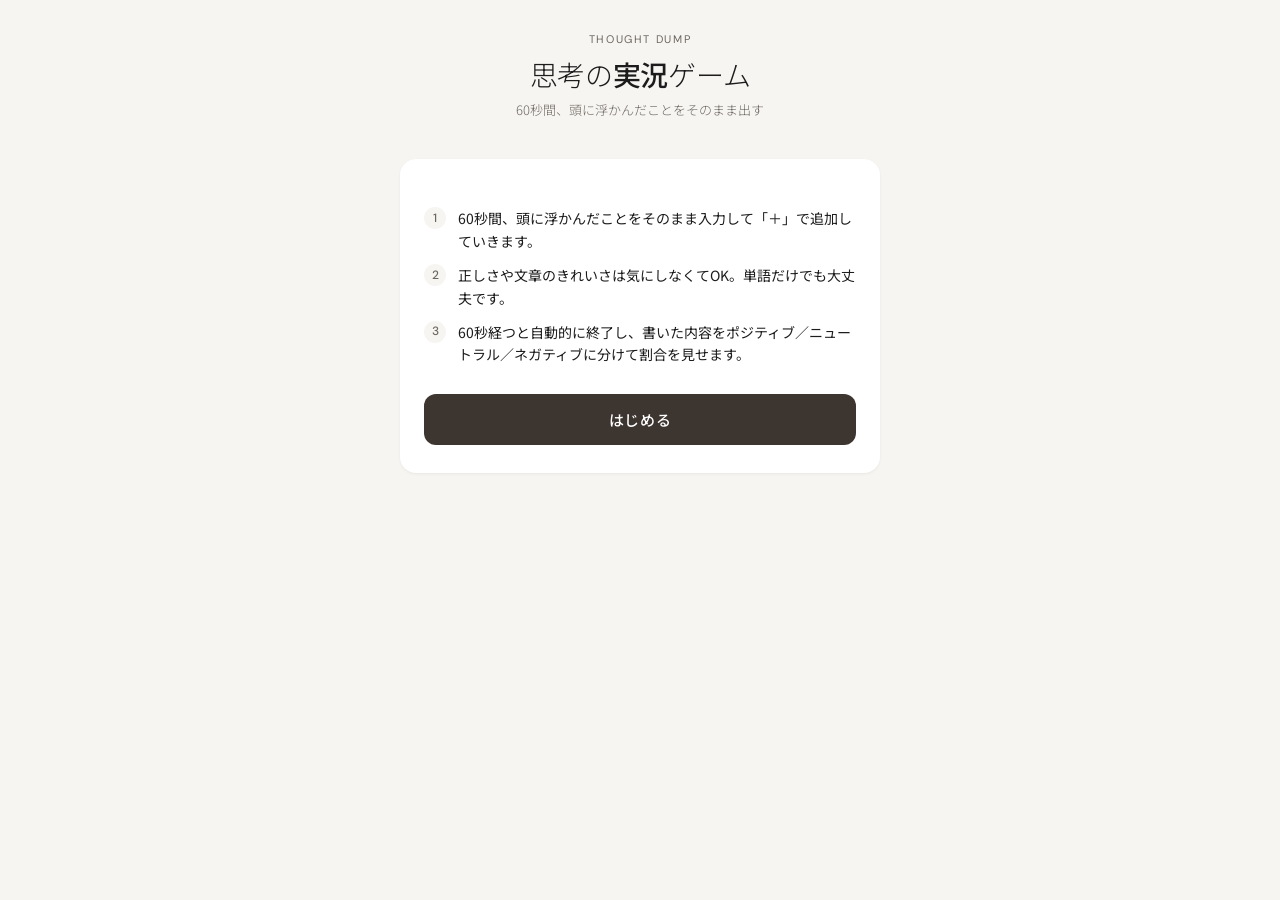
<file: index.html>
<!DOCTYPE html>
<html lang="ja">
<head>
<meta charset="UTF-8">
<meta name="viewport" content="width=device-width, initial-scale=1.0">
<title>思考の実況ゲーム</title>
<style>
  @import url('https://fonts.googleapis.com/css2?family=Noto+Sans+JP:wght@300;400;500&family=Noto+Serif+JP:wght@400;500&family=DM+Sans:wght@300;400;500&display=swap');

  * { margin: 0; padding: 0; box-sizing: border-box; }

  :root {
    --bg: #F7F5F2;
    --surface: #FFFFFF;
    --ink: #1C1C1C;
    --ink-soft: #6B6660;
    --positive: #9BB89B;
    --neutral: #C4A882;
    --negative: #B98080;
    --accent: #3D3530;
    --radius: 16px;
  }

  body {
    font-family: 'Noto Sans JP', sans-serif;
    background: var(--bg);
    color: var(--ink);
    min-height: 100vh;
    display: flex;
    flex-direction: column;
    align-items: center;
    padding: 32px 20px 60px;
  }

  header {
    text-align: center;
    margin-bottom: 40px;
  }

  .eyebrow {
    font-family: 'DM Sans', sans-serif;
    font-size: 11px;
    letter-spacing: 0.15em;
    color: var(--ink-soft);
    text-transform: uppercase;
    margin-bottom: 10px;
  }

  h1 {
    font-size: 28px;
    font-weight: 300;
    letter-spacing: -0.01em;
    line-height: 1.3;
  }

  h1 span { font-weight: 500; }

  .subtitle {
    margin-top: 8px;
    font-size: 13px;
    color: var(--ink-soft);
    font-weight: 300;
  }

  .screen { display: none; width: 100%; max-width: 480px; }
  .screen.active { display: block; }

  .card {
    background: var(--surface);
    border-radius: var(--radius);
    padding: 28px 24px;
    margin-bottom: 16px;
    box-shadow: 0 1px 3px rgba(0,0,0,0.06);
  }

  .intro-card { text-align: left; }

  .rule-list {
    display: flex;
    flex-direction: column;
    gap: 12px;
    margin: 20px 0 28px;
  }

  .rule-item {
    display: flex;
    align-items: flex-start;
    gap: 12px;
    font-size: 14px;
    line-height: 1.6;
  }

  .rule-num {
    width: 22px;
    height: 22px;
    border-radius: 50%;
    background: var(--bg);
    color: var(--ink-soft);
    font-family: 'DM Sans', sans-serif;
    font-size: 12px;
    font-weight: 500;
    display: flex;
    align-items: center;
    justify-content: center;
    flex-shrink: 0;
  }

  .btn {
    width: 100%;
    padding: 15px;
    background: var(--accent);
    color: white;
    border: none;
    border-radius: 12px;
    font-size: 15px;
    font-family: 'Noto Sans JP', sans-serif;
    font-weight: 500;
    cursor: pointer;
    transition: opacity 0.2s, transform 0.1s;
    letter-spacing: 0.05em;
  }

  .btn:active { transform: scale(0.98); opacity: 0.9; }

  .btn-ghost {
    background: transparent;
    color: var(--ink-soft);
    font-size: 13px;
    padding: 10px;
    margin-top: 8px;
    border: 1px solid #DDD;
  }

  /* GAME SCREEN */
  .timer-wrap {
    display: flex;
    align-items: center;
    justify-content: space-between;
    margin-bottom: 10px;
  }

  .timer-num {
    font-family: 'DM Sans', sans-serif;
    font-size: 34px;
    font-weight: 500;
    color: var(--accent);
    font-variant-numeric: tabular-nums;
  }

  .timer-label {
    font-size: 12px;
    color: var(--ink-soft);
  }

  .count-badge {
    font-family: 'DM Sans', sans-serif;
    font-size: 13px;
    color: var(--ink-soft);
    background: var(--bg);
    padding: 4px 12px;
    border-radius: 20px;
  }

  .progress-bar {
    height: 4px;
    background: #E0DDD9;
    border-radius: 2px;
    margin-bottom: 24px;
    overflow: hidden;
  }

  .progress-fill {
    height: 100%;
    background: var(--accent);
    border-radius: 2px;
    transition: width 1s linear;
  }

  .input-row {
    display: flex;
    gap: 8px;
    margin-bottom: 24px;
  }

  #thought-input {
    flex: 1;
    padding: 14px 16px;
    border: 1px solid #DDD9D3;
    border-radius: 12px;
    font-family: 'Noto Sans JP', sans-serif;
    font-size: 15px;
    background: var(--surface);
    outline: none;
  }

  #thought-input:focus { border-color: var(--accent); }

  .add-btn {
    width: 52px;
    flex-shrink: 0;
    background: var(--accent);
    color: white;
    border: none;
    border-radius: 12px;
    font-size: 22px;
    font-weight: 300;
    cursor: pointer;
  }

  .add-btn:active { transform: scale(0.94); }

  .thought-log {
    display: flex;
    flex-direction: column;
    gap: 8px;
    max-height: 320px;
    overflow-y: auto;
  }

  .thought-item {
    background: var(--surface);
    border-radius: 10px;
    padding: 12px 14px;
    font-size: 14px;
    line-height: 1.5;
    display: flex;
    align-items: center;
    gap: 10px;
    border-left: 4px solid var(--neutral);
    animation: fadeIn 0.3s ease;
  }

  .thought-item.positive { border-left-color: var(--positive); }
  .thought-item.negative { border-left-color: var(--negative); }

  .thought-empty {
    text-align: center;
    font-size: 13px;
    color: var(--ink-soft);
    padding: 24px 0;
  }

  /* RESULT SCREEN */
  .result-intro { text-align: center; margin-bottom: 32px; }
  .result-intro h2 { font-size: 22px; font-weight: 300; margin-bottom: 6px; }
  .result-intro p { font-size: 13px; color: var(--ink-soft); }

  .chart-wrap {
    background: var(--surface);
    border-radius: var(--radius);
    padding: 28px 20px;
    margin-bottom: 20px;
    text-align: center;
    box-shadow: 0 1px 3px rgba(0,0,0,0.06);
  }

  canvas#pie {
    max-width: 220px;
    margin: 0 auto;
    display: block;
  }

  .legend {
    display: flex;
    justify-content: center;
    gap: 18px;
    margin-top: 18px;
    flex-wrap: wrap;
  }

  .legend-item {
    display: flex;
    align-items: center;
    gap: 6px;
    font-size: 12px;
    color: var(--ink-soft);
  }

  .legend-dot {
    width: 10px;
    height: 10px;
    border-radius: 50%;
    flex-shrink: 0;
  }

  .scores {
    background: var(--surface);
    border-radius: var(--radius);
    padding: 24px;
    margin-bottom: 16px;
    box-shadow: 0 1px 3px rgba(0,0,0,0.06);
  }

  .score-row {
    display: flex;
    align-items: center;
    gap: 12px;
    margin-bottom: 18px;
  }

  .score-row:last-child { margin-bottom: 0; }

  .score-label {
    width: 78px;
    font-size: 12px;
    color: var(--ink-soft);
    flex-shrink: 0;
  }

  .score-bar-bg {
    flex: 1;
    height: 8px;
    background: #F0EDEA;
    border-radius: 4px;
    overflow: hidden;
  }

  .score-bar-fill {
    height: 100%;
    border-radius: 4px;
    transition: width 1s ease;
  }

  .score-num {
    width: 40px;
    text-align: right;
    font-family: 'DM Sans', sans-serif;
    font-size: 15px;
    font-weight: 500;
    flex-shrink: 0;
  }

  .message-card {
    background: var(--accent);
    color: white;
    border-radius: var(--radius);
    padding: 24px;
    margin-bottom: 16px;
    line-height: 1.7;
    font-size: 14px;
    font-weight: 300;
  }

  .message-card strong {
    display: block;
    font-size: 16px;
    font-weight: 500;
    margin-bottom: 8px;
  }

  .quote-card {
    background: var(--surface);
    border-radius: var(--radius);
    padding: 32px 24px 26px;
    margin-bottom: 20px;
    text-align: center;
    box-shadow: 0 1px 3px rgba(0,0,0,0.06);
    border-top: 3px solid var(--accent);
  }

  .quote-mark {
    font-family: 'Noto Serif JP', serif;
    font-size: 36px;
    color: #DDD9D3;
    line-height: 1;
    margin-bottom: 2px;
  }

  .quote-text {
    font-family: 'Noto Serif JP', serif;
    font-size: 19px;
    font-weight: 500;
    line-height: 1.8;
    color: var(--ink);
    margin-bottom: 12px;
  }

  .quote-from {
    font-size: 12px;
    color: var(--ink-soft);
    font-family: 'DM Sans', sans-serif;
    letter-spacing: 0.05em;
  }

  .quote-from::before { content: '— '; }

  .review-list {
    display: flex;
    flex-direction: column;
    gap: 8px;
    margin-bottom: 20px;
  }

  .note {
    font-size: 11px;
    color: var(--ink-soft);
    line-height: 1.7;
    margin-bottom: 20px;
    padding: 0 4px;
  }

  .retry-btn {
    background: transparent;
    color: var(--ink-soft);
    border: 1px solid #DDD;
    width: 100%;
    padding: 13px;
    border-radius: 12px;
    font-size: 13px;
    font-family: 'Noto Sans JP', sans-serif;
    cursor: pointer;
  }

  .fade-in { animation: fadeIn 0.4s ease; }

  @keyframes fadeIn {
    from { opacity: 0; transform: translateY(10px); }
    to { opacity: 1; transform: translateY(0); }
  }
</style>
</head>
<body>

<header>
  <div class="eyebrow">Thought Dump</div>
  <h1>思考の<span>実況</span>ゲーム</h1>
  <p class="subtitle">60秒間、頭に浮かんだことをそのまま出す</p>
</header>

<!-- INTRO -->
<div class="screen active" id="screen-intro">
  <div class="card intro-card fade-in">
    <div class="rule-list">
      <div class="rule-item">
        <div class="rule-num">1</div>
        <div>60秒間、頭に浮かんだことをそのまま入力して「＋」で追加していきます。</div>
      </div>
      <div class="rule-item">
        <div class="rule-num">2</div>
        <div>正しさや文章のきれいさは気にしなくてOK。単語だけでも大丈夫です。</div>
      </div>
      <div class="rule-item">
        <div class="rule-num">3</div>
        <div>60秒経つと自動的に終了し、書いた内容をポジティブ／ニュートラル／ネガティブに分けて割合を見せます。</div>
      </div>
    </div>
    <button class="btn" onclick="startGame()">はじめる</button>
  </div>
</div>

<!-- GAME -->
<div class="screen" id="screen-game">
  <div class="card fade-in">
    <div class="timer-wrap">
      <div>
        <div class="timer-num" id="timer-num">60</div>
        <div class="timer-label">のこり秒</div>
      </div>
      <div class="count-badge" id="count-badge">0個</div>
    </div>
    <div class="progress-bar">
      <div class="progress-fill" id="progress" style="width:100%"></div>
    </div>
    <div class="input-row">
      <input type="text" id="thought-input" placeholder="いま浮かんだこと…" autocomplete="off">
      <button class="add-btn" onclick="addThought()">＋</button>
    </div>
    <div class="thought-log" id="thought-log">
      <div class="thought-empty" id="thought-empty">ここに追加した思考が並びます</div>
    </div>
  </div>
</div>

<!-- RESULT -->
<div class="screen" id="screen-result">
  <div class="result-intro fade-in">
    <h2>60秒、出し切りました</h2>
    <p id="result-count"></p>
  </div>

  <div class="chart-wrap fade-in">
    <canvas id="pie" width="220" height="220"></canvas>
    <div class="legend">
      <div class="legend-item"><span class="legend-dot" style="background:var(--positive)"></span>ポジティブ</div>
      <div class="legend-item"><span class="legend-dot" style="background:var(--neutral)"></span>ニュートラル</div>
      <div class="legend-item"><span class="legend-dot" style="background:var(--negative)"></span>ネガティブ</div>
    </div>
  </div>

  <div class="scores fade-in">
    <div class="score-row">
      <span class="score-label">ポジティブ</span>
      <div class="score-bar-bg"><div class="score-bar-fill" id="bar-positive" style="width:0%; background:var(--positive)"></div></div>
      <span class="score-num" id="num-positive" style="color:var(--positive)">0%</span>
    </div>
    <div class="score-row">
      <span class="score-label">ニュートラル</span>
      <div class="score-bar-bg"><div class="score-bar-fill" id="bar-neutral" style="width:0%; background:var(--neutral)"></div></div>
      <span class="score-num" id="num-neutral" style="color:var(--neutral)">0%</span>
    </div>
    <div class="score-row">
      <span class="score-label">ネガティブ</span>
      <div class="score-bar-bg"><div class="score-bar-fill" id="bar-negative" style="width:0%; background:var(--negative)"></div></div>
      <span class="score-num" id="num-negative" style="color:var(--negative)">0%</span>
    </div>
  </div>

  <div class="message-card fade-in" id="message-card">
    <strong id="eval-title"></strong>
    <span id="eval-body"></span>
  </div>

  <div class="quote-card fade-in" id="quote-card">
    <div class="quote-mark">"</div>
    <p class="quote-text" id="quote-text"></p>
    <p class="quote-from" id="quote-from"></p>
  </div>

  <div class="review-list fade-in" id="review-list"></div>

  <p class="note">※分類はキーワードによる簡易判定で、正式な心理診断ではありません。気持ちを眺めるための遊びとして使ってください。しんどさが続くときは、無理せず信頼できる人や専門家に相談してくださいね。</p>

  <button class="retry-btn" onclick="resetGame()">もう一度やる</button>
</div>

<script>
const POSITIVE_WORDS = ['嬉しい','うれしい','楽しい','たのしい','大好き','好き','すき','ありがとう','感謝','幸せ','しあわせ','最高','さいこう','ワクワク','わくわく','安心','あんしん','落ち着く','おちつく','元気','げんき','頑張る','がんばる','できた','成功','せいこう','綺麗','きれい','ラッキー','らっきー','スッキリ','すっきり','気持ちいい','きもちいい','面白い','おもしろい','助かる','たすかる','快適','かいてき','満足','まんぞく','順調','じゅんちょう','いいね','癒される','いやされる','良い','よい','いい感じ'];

const NEGATIVE_WORDS = ['辛い','つらい','嫌い','きらい','嫌','いや','不安','ふあん','心配','しんぱい','疲れ','つかれ','だるい','最悪','さいあく','ムカつく','むかつく','イライラ','いらいら','怒り','いかり','悲しい','かなしい','さみしい','寂しい','さびしい','無理','むり','面倒','めんどう','めんどくさい','失敗','しっぱい','ダメ','だめ','痛い','いたい','苦しい','くるしい','焦り','あせり','怖い','こわい','ストレス','しんどい','きつい','憂鬱','ゆううつ','もやもや','後悔','こうかい','落ち込む','おちこむ','不満','ふまん','嫉妬','しっと'];

const EVALUATIONS = {
  positive: {
    title: '今、気持ちが前を向いています',
    body: 'ポジティブな言葉が多く出てきました。この調子を、まず自分でちゃんと認めてあげてください。',
    quotes: [
      { text: '笑う門には福来る', from: 'ことわざ' },
      { text: '案ずるより産むが易し', from: 'ことわざ' },
      { text: '果報は寝て待て', from: 'ことわざ' },
      { text: '一日一善', from: 'ことわざ' }
    ]
  },
  neutral: {
    title: '今日は、静かに凪いでいます',
    body: '大きく揺れることなく、淡々とした思考が多く出てきました。それも十分、整った状態です。',
    quotes: [
      { text: '日々是好日', from: '禅語' },
      { text: '平常心是道', from: '禅語' },
      { text: '一期一会', from: '茶道の言葉' }
    ]
  },
  negative: {
    title: '今日は、自分に優しくする日',
    body: 'しんどい言葉が多く出てきました。無理に前向きにならなくて大丈夫。ここまで出し切ったこと自体を、よくやったと思ってください。',
    quotes: [
      { text: '雨降って地固まる', from: 'ことわざ' },
      { text: '七転び八起き', from: 'ことわざ' },
      { text: '急がば回れ', from: 'ことわざ' }
    ]
  },
  balanced: {
    title: 'いろんな気持ちが、同時にありました',
    body: 'ポジティブもネガティブも、混ざり合って出てきました。それが自然なことです。全部があなたの"今"です。',
    quotes: [
      { text: '禍福は糾える縄の如し', from: 'ことわざ' },
      { text: '山あり谷あり', from: 'ことわざ的表現' },
      { text: '人間万事塞翁が馬', from: '故事成語' }
    ]
  },
  empty: {
    title: '何も出てこない日も、あります',
    body: '無理に言葉を探さなくて大丈夫。今日はただ、60秒座ってみた——それだけで十分です。',
    quotes: [
      { text: '急がば回れ', from: 'ことわざ' }
    ]
  }
};

function getCategory(counts) {
  const total = counts.positive + counts.neutral + counts.negative;
  if (total === 0) return 'empty';
  const max = Math.max(counts.positive, counts.neutral, counts.negative);
  const top = Object.entries(counts).filter(([, v]) => v === max).map(([k]) => k);
  return top.length > 1 ? 'balanced' : top[0];
}

function renderEvaluation(counts) {
  const category = getCategory(counts);
  const data = EVALUATIONS[category];
  document.getElementById('eval-title').textContent = data.title;
  document.getElementById('eval-body').textContent = data.body;
  const quote = data.quotes[Math.floor(Math.random() * data.quotes.length)];
  document.getElementById('quote-text').textContent = quote.text;
  document.getElementById('quote-from').textContent = quote.from;
}

let timeLeft = 60;
let timerId = null;
let thoughts = []; // { text, category }

function showScreen(id) {
  document.querySelectorAll('.screen').forEach(s => s.classList.remove('active'));
  document.getElementById(id).classList.add('active');
}

function classify(text) {
  for (const w of NEGATIVE_WORDS) if (text.includes(w)) return 'negative';
  for (const w of POSITIVE_WORDS) if (text.includes(w)) return 'positive';
  return 'neutral';
}

function startGame() {
  thoughts = [];
  timeLeft = 60;
  document.getElementById('timer-num').textContent = timeLeft;
  document.getElementById('progress').style.width = '100%';
  document.getElementById('count-badge').textContent = '0個';
  document.getElementById('thought-log').innerHTML = '<div class="thought-empty" id="thought-empty">ここに追加した思考が並びます</div>';
  showScreen('screen-game');

  const input = document.getElementById('thought-input');
  input.value = '';
  input.focus();

  timerId = setInterval(() => {
    timeLeft--;
    document.getElementById('timer-num').textContent = timeLeft;
    document.getElementById('progress').style.width = (timeLeft / 60 * 100) + '%';
    if (timeLeft <= 0) endGame();
  }, 1000);
}

function addThought() {
  const input = document.getElementById('thought-input');
  const text = input.value.trim();
  if (!text || timeLeft <= 0) return;

  const category = classify(text);
  thoughts.push({ text, category });

  const empty = document.getElementById('thought-empty');
  if (empty) empty.remove();

  const item = document.createElement('div');
  item.className = 'thought-item ' + category;
  item.textContent = text;
  document.getElementById('thought-log').prepend(item);

  document.getElementById('count-badge').textContent = thoughts.length + '個';
  input.value = '';
  input.focus();
}

document.getElementById('thought-input').addEventListener('keydown', (e) => {
  if (e.key === 'Enter') {
    e.preventDefault();
    addThought();
  }
});

function endGame() {
  clearInterval(timerId);
  showResult();
}

function showResult() {
  showScreen('screen-result');

  const total = thoughts.length;
  document.getElementById('result-count').textContent =
    total === 0 ? '今回は何も追加されませんでした' : (total + '個の思考を出しました');

  const counts = { positive: 0, neutral: 0, negative: 0 };
  thoughts.forEach(t => counts[t.category]++);

  const pct = {
    positive: total ? Math.round(counts.positive / total * 100) : 0,
    neutral: total ? Math.round(counts.neutral / total * 100) : 0,
    negative: total ? Math.round(counts.negative / total * 100) : 0
  };

  setTimeout(() => {
    document.getElementById('bar-positive').style.width = pct.positive + '%';
    document.getElementById('bar-neutral').style.width = pct.neutral + '%';
    document.getElementById('bar-negative').style.width = pct.negative + '%';
    document.getElementById('num-positive').textContent = pct.positive + '%';
    document.getElementById('num-neutral').textContent = pct.neutral + '%';
    document.getElementById('num-negative').textContent = pct.negative + '%';
  }, 100);

  setTimeout(() => drawPie(counts, total), 200);

  renderEvaluation(counts);

  const reviewList = document.getElementById('review-list');
  reviewList.innerHTML = '';
  thoughts.slice().reverse().forEach(t => {
    const el = document.createElement('div');
    el.className = 'thought-item ' + t.category;
    el.textContent = t.text;
    reviewList.appendChild(el);
  });
}

function drawPie(counts, total) {
  const canvas = document.getElementById('pie');
  const ctx = canvas.getContext('2d');
  const cx = 110, cy = 110, r = 95, hole = 55;
  ctx.clearRect(0, 0, 220, 220);

  if (total === 0) {
    ctx.beginPath();
    ctx.arc(cx, cy, r, 0, Math.PI * 2);
    ctx.fillStyle = '#EAE7E3';
    ctx.fill();
  } else {
    const segments = [
      { value: counts.positive, color: '#9BB89B' },
      { value: counts.neutral, color: '#C4A882' },
      { value: counts.negative, color: '#B98080' }
    ];
    let start = -Math.PI / 2;
    segments.forEach(seg => {
      if (seg.value <= 0) return;
      const angle = (seg.value / total) * Math.PI * 2;
      ctx.beginPath();
      ctx.moveTo(cx, cy);
      ctx.arc(cx, cy, r, start, start + angle);
      ctx.closePath();
      ctx.fillStyle = seg.color;
      ctx.fill();
      start += angle;
    });
  }

  ctx.beginPath();
  ctx.arc(cx, cy, hole, 0, Math.PI * 2);
  ctx.fillStyle = '#FFFFFF';
  ctx.fill();

  ctx.font = '500 24px "DM Sans", sans-serif';
  ctx.fillStyle = '#3D3530';
  ctx.textAlign = 'center';
  ctx.textBaseline = 'middle';
  ctx.fillText(total, cx, cy - 8);
  ctx.font = '11px "Noto Sans JP", sans-serif';
  ctx.fillStyle = '#6B6660';
  ctx.fillText('個の思考', cx, cy + 14);
}

function resetGame() {
  clearInterval(timerId);
  showScreen('screen-intro');
}
</script>
</body>
</html>
</file>
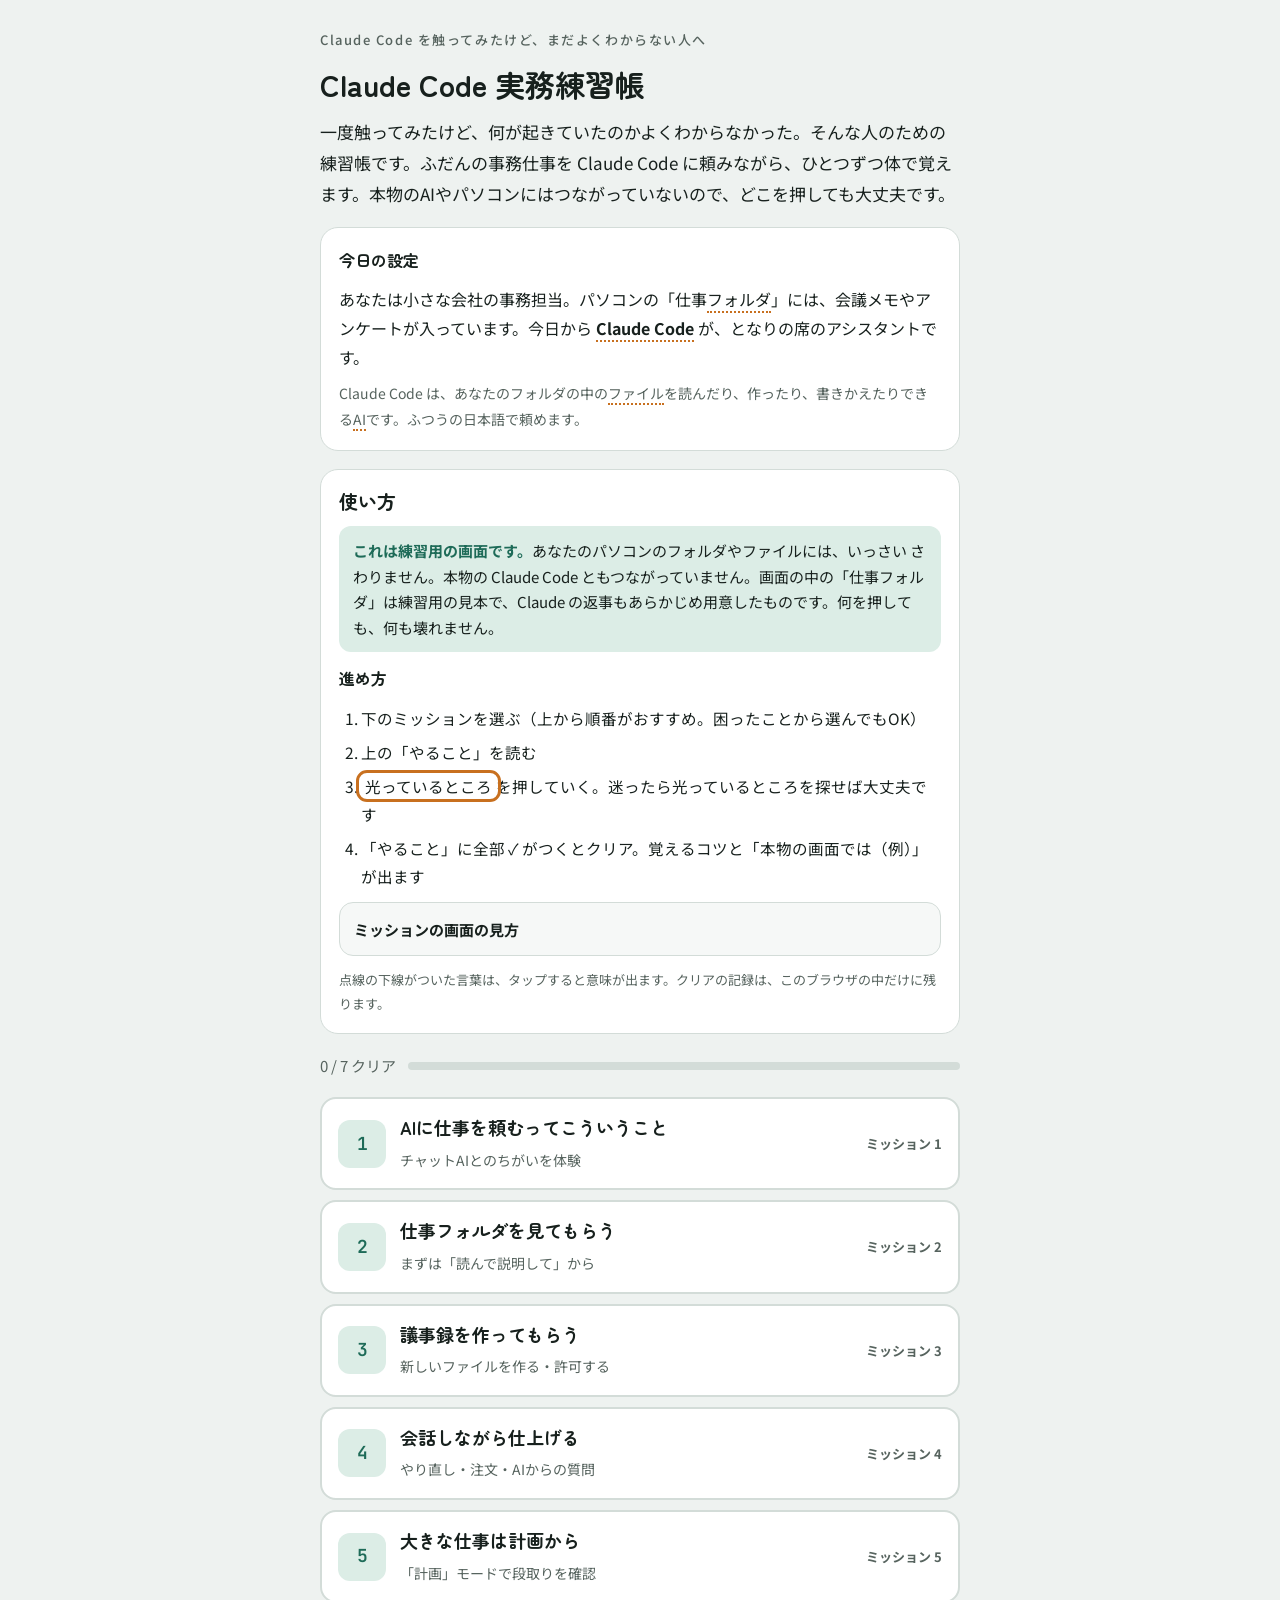
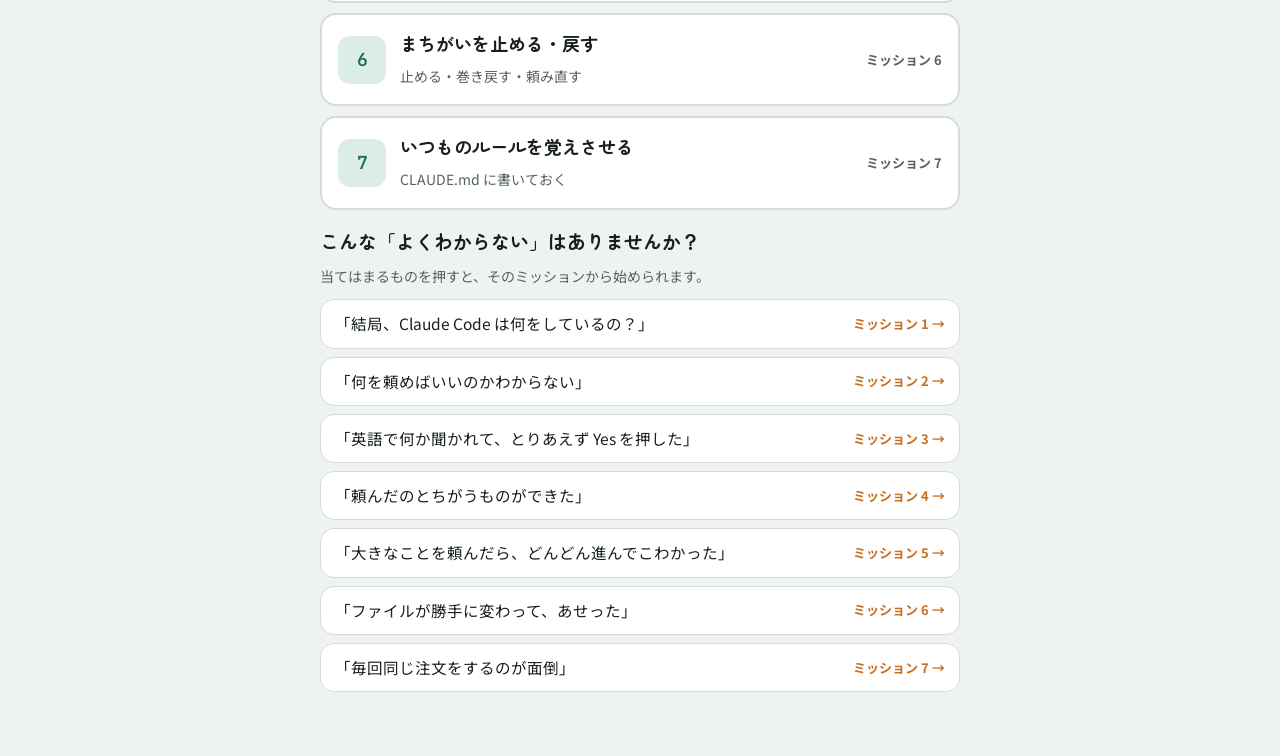
<file: claude-code/index.html>
<!DOCTYPE html>
<html lang="ja">
<head>
<meta charset="UTF-8">
<meta name="viewport" content="width=device-width, initial-scale=1.0, viewport-fit=cover">
<title>Claude Code 実務練習帳</title>
<meta name="claude:viewport-fit-sides" content="cover">
<link rel="preconnect" href="https://fonts.googleapis.com">
<link rel="preconnect" href="https://fonts.gstatic.com" crossorigin>
<link rel="stylesheet" href="https://fonts.googleapis.com/css2?family=Zen+Maru+Gothic:wght@500;700&family=Noto+Sans+JP:wght@400;500;700&family=JetBrains+Mono:wght@400;600&display=swap">
<style>
/* Layout: one workbook column. Each mission = a goal card on top, a working "仕事フォルダ" desk below (files, chat with Claude, controls). */
:root {
  --bg: #EEF2F0;
  --surface: #FFFFFF;
  --desk: #F6F8F7;
  --ink: #17201D;
  --muted: #56635E;
  --line: #D3DCD8;
  --accent: #1E6B58;
  --accent-ink: #FFFFFF;
  --accent-soft: #DCEDE6;
  --spark: #C8701F;
  --spark-ink: #1A1006;
  --spark-soft: #FBEBDB;
  --good: #2C7A4B;
  --good-soft: #E0F1E6;
  --bad: #B0453A;
  --bad-soft: #F8E3E0;
  --plan: #4F5FA8;
  --plan-soft: #E4E7F6;
  --font-display: 'Zen Maru Gothic', 'Hiragino Maru Gothic ProN', 'Noto Sans JP', sans-serif;
  --font-body: 'Noto Sans JP', 'Hiragino Sans', 'Yu Gothic', system-ui, sans-serif;
  --font-mono: 'JetBrains Mono', ui-monospace, 'SFMono-Regular', Menlo, Consolas, monospace;
}
@media (prefers-color-scheme: dark) {
  :root:not([data-theme="light"]) {
    --bg: #0E1312; --surface: #172120; --desk: #121A19; --ink: #E5EEEA; --muted: #9DAEA7; --line: #2B3835;
    --accent: #5FC3A5; --accent-ink: #062019; --accent-soft: #1D3530;
    --spark: #F0A458; --spark-ink: #1A1006; --spark-soft: #3A2A1A; --good: #74CF97; --good-soft: #1B3326;
    --bad: #EE8E82; --bad-soft: #3A2120; --plan: #A3B0F0; --plan-soft: #232A45;
    color-scheme: dark;
  }
}
:root[data-theme="dark"] {
  --bg: #0E1312; --surface: #172120; --desk: #121A19; --ink: #E5EEEA; --muted: #9DAEA7; --line: #2B3835;
  --accent: #5FC3A5; --accent-ink: #062019; --accent-soft: #1D3530;
  --spark: #F0A458; --spark-ink: #1A1006; --spark-soft: #3A2A1A; --good: #74CF97; --good-soft: #1B3326;
  --bad: #EE8E82; --bad-soft: #3A2120; --plan: #A3B0F0; --plan-soft: #232A45;
  color-scheme: dark;
}

* { box-sizing: border-box; }
[hidden] { display: none !important; }
html { -webkit-text-size-adjust: 100%; }
body {
  margin: 0; background: var(--bg); color: var(--ink);
  font-family: var(--font-body); font-size: 17px; line-height: 1.8;
  padding-left: max(16px, env(safe-area-inset-left, 0px));
  padding-right: max(16px, env(safe-area-inset-right, 0px));
  padding-block: 20px 64px;
}
.wrap { max-width: 640px; margin: 0 auto; display: flex; flex-direction: column; gap: 18px; }
h1, h2, h3 { font-family: var(--font-display); text-wrap: balance; margin: 0; line-height: 1.4; }
h1 { font-size: 30px; font-weight: 700; }
h2 { font-size: 24px; font-weight: 700; }
h3 { font-size: 19px; font-weight: 700; }
p { margin: 0; }
.eyebrow { font-size: 13px; letter-spacing: 0.12em; color: var(--muted); font-weight: 500; }
.muted { color: var(--muted); }
a { color: var(--accent); }
button { font: inherit; color: inherit; }

.btn {
  display: inline-flex; align-items: center; justify-content: center; gap: 8px;
  min-height: 52px; padding: 10px 22px; border-radius: 14px; border: 2px solid transparent;
  background: var(--accent); color: var(--accent-ink); font-weight: 700; font-size: 17px; cursor: pointer;
  transition: transform .1s, opacity .2s;
}
.btn:active { transform: scale(.98); }
.btn:disabled { opacity: .38; cursor: not-allowed; transform: none; }
.btn.sub { background: var(--surface); color: var(--ink); border-color: var(--line); }
.btn.spark { background: var(--spark); color: var(--spark-ink); }
.btn.wide { width: 100%; }
:focus-visible { outline: 3px solid var(--spark); outline-offset: 2px; }

/* Home */
.hero { display: flex; flex-direction: column; gap: 12px; padding-top: 8px; }
.story { background: var(--surface); border: 1px solid var(--line); border-radius: 18px; padding: 18px; display: flex; flex-direction: column; gap: 10px; font-size: 16px; }
.story b.k { font-family: var(--font-display); }
.meter { display: flex; align-items: center; gap: 12px; font-size: 15px; color: var(--muted); }
.meter-bar { flex: 1; height: 8px; background: var(--line); border-radius: 99px; overflow: hidden; }
.meter-fill { height: 100%; background: var(--accent); border-radius: 99px; transition: width .5s; }
.m-list { display: flex; flex-direction: column; gap: 10px; }
.m-card {
  display: grid; grid-template-columns: 48px 1fr auto; align-items: center; gap: 14px;
  background: var(--surface); border: 2px solid var(--line); border-radius: 16px; padding: 14px 16px;
  text-align: left; cursor: pointer; width: 100%;
}
.m-card:hover { border-color: var(--accent); }
.m-num { width: 48px; height: 48px; border-radius: 12px; background: var(--accent-soft); color: var(--accent); display: grid; place-items: center; font-family: var(--font-mono); font-weight: 600; font-size: 18px; }
.m-card.done .m-num { background: var(--accent); color: var(--accent-ink); }
.m-card .t { font-family: var(--font-display); font-weight: 700; font-size: 18px; line-height: 1.4; }
.m-card .d { font-size: 14px; color: var(--muted); line-height: 1.5; }
.m-card .st { font-size: 13px; font-weight: 700; color: var(--muted); white-space: nowrap; }
.m-card.done .st { color: var(--good); }

/* Mission */
.topbar { display: flex; align-items: center; justify-content: space-between; gap: 10px; }
.back { background: none; border: none; color: var(--muted); font-size: 15px; cursor: pointer; padding: 8px 0; min-height: 44px; }
.goalcard { background: var(--surface); border: 1px solid var(--line); border-radius: 18px; padding: 18px; display: flex; flex-direction: column; gap: 10px; }
.goalcard .lead { font-size: 16px; }
.goals { list-style: none; margin: 0; padding: 0; display: flex; flex-direction: column; gap: 6px; }
.goals li { display: flex; gap: 10px; align-items: flex-start; font-size: 15px; line-height: 1.55; padding: 8px 12px; border-radius: 10px; background: var(--desk); transition: background .3s; }
.goals li::before { content: ""; width: 20px; height: 20px; border-radius: 6px; border: 2px solid var(--muted); flex-shrink: 0; margin-top: 1px; display: grid; place-items: center; font-size: 13px; color: var(--accent-ink); font-weight: 700; }
.goals li.ok { background: var(--good-soft); }
.goals li.ok::before { content: "✓"; background: var(--good); border-color: var(--good); }
.goals li.ok.just { animation: pop .4s ease; }

.desk { background: var(--surface); border: 1px solid var(--line); border-radius: 18px; overflow: hidden; display: flex; flex-direction: column; min-width: 0; }
.desk-head { display: flex; align-items: center; justify-content: space-between; gap: 8px; padding: 10px 14px; background: var(--desk); border-bottom: 1px solid var(--line); font-size: 14px; font-weight: 700; }
.desk-head .app { font-family: var(--font-mono); font-size: 12px; color: var(--muted); font-weight: 400; }
.files { display: flex; flex-wrap: wrap; gap: 6px; padding: 10px 14px 4px; }
.file { font-family: var(--font-mono); font-size: 12.5px; background: var(--desk); border: 1.5px solid var(--line); border-radius: 8px; padding: 5px 10px; cursor: pointer; line-height: 1.4; }
.file:hover { border-color: var(--accent); }
.file.open { border-color: var(--accent); background: var(--accent-soft); }
.file.changed { border-color: var(--spark); }
.file.changed::after { content: " ●"; color: var(--spark); }
.file.new { animation: pop .4s ease both; }
.files-hint { font-size: 12px; color: var(--muted); padding: 0 14px 8px; }
.viewer { margin: 0 14px 10px; border: 1.5px solid var(--accent); border-radius: 12px; overflow: hidden; }
.viewer-head { display: flex; justify-content: space-between; align-items: center; background: var(--accent-soft); padding: 4px 6px 4px 12px; font-family: var(--font-mono); font-size: 12.5px; font-weight: 600; }
.viewer-head button { background: none; border: none; cursor: pointer; font-size: 13px; color: var(--muted); min-height: 36px; padding: 0 10px; }
.viewer pre { margin: 0; padding: 10px 12px; font-family: var(--font-body); font-size: 14px; line-height: 1.7; white-space: pre-wrap; word-break: break-word; max-height: 260px; overflow: auto; background: var(--surface); }

.chat { display: flex; flex-direction: column; gap: 10px; padding: 14px; min-height: 180px; max-height: 460px; overflow-y: auto; border-top: 1px solid var(--line); background: var(--desk); }
.msg { max-width: 92%; border-radius: 14px; padding: 10px 14px; font-size: 15.5px; line-height: 1.7; animation: rise .3s ease both; white-space: pre-wrap; word-break: break-word; }
.msg.you { align-self: flex-end; background: var(--accent); color: var(--accent-ink); border-bottom-right-radius: 4px; }
.msg.ai { align-self: flex-start; background: var(--surface); border: 1px solid var(--line); border-bottom-left-radius: 4px; }
.msg.ai::before { content: "Claude"; display: block; font-family: var(--font-mono); font-size: 11px; color: var(--spark); font-weight: 600; margin-bottom: 2px; }
.msg.sys { align-self: stretch; max-width: none; background: var(--spark-soft); font-size: 14px; border-radius: 12px; }
.msg.sys::before { content: "ガイド "; font-weight: 700; color: var(--spark); }
.act { align-self: flex-start; display: flex; align-items: center; gap: 8px; font-size: 13.5px; color: var(--muted); animation: rise .25s ease both; }
.tag { font-size: 12px; font-weight: 700; border-radius: 6px; padding: 1px 8px; background: var(--accent-soft); color: var(--accent); white-space: nowrap; }
.tag.w { background: var(--spark-soft); color: var(--spark); }
.tag.x { background: var(--bad-soft); color: var(--bad); }
.tag.p { background: var(--plan-soft); color: var(--plan); }
.act .fn { font-family: var(--font-mono); color: var(--ink); overflow-wrap: anywhere; }
.act.working .fn::after { content: " …"; animation: blink 1s steps(2) infinite; }

.perm { align-self: stretch; background: var(--surface); border: 2px solid var(--spark); border-radius: 14px; padding: 12px; display: flex; flex-direction: column; gap: 8px; animation: rise .3s ease both; }
.perm .q { font-weight: 700; font-size: 15.5px; }
.perm .en { font-family: var(--font-mono); font-size: 11.5px; color: var(--muted); }
.perm pre, .plan-card pre { margin: 0; font-family: var(--font-body); font-size: 13.5px; line-height: 1.6; white-space: pre-wrap; word-break: break-word; border-radius: 8px; padding: 8px 10px; max-height: 220px; overflow: auto; }
.perm pre.new { background: var(--good-soft); }
.perm pre.old { background: var(--bad-soft); text-decoration: line-through; text-decoration-color: var(--bad); }
.perm .lbl { font-size: 12px; font-weight: 700; color: var(--muted); }
.perm .opts { display: flex; flex-direction: column; gap: 6px; }
.perm .opts button { text-align: left; border: 1.5px solid var(--line); background: var(--desk); border-radius: 10px; padding: 10px 12px; cursor: pointer; font-size: 15px; line-height: 1.45; min-height: 46px; }
.perm .opts button:hover:not(:disabled) { border-color: var(--accent); }
.perm .opts button:disabled { cursor: default; opacity: .4; }
.perm .opts button.chosen { opacity: 1; border-color: var(--accent); background: var(--accent-soft); }
.plan-card { align-self: stretch; background: var(--plan-soft); border-radius: 14px; padding: 12px 14px; display: flex; flex-direction: column; gap: 8px; animation: rise .3s ease both; }
.plan-card .q { font-weight: 700; color: var(--plan); }
.plan-card ol { margin: 0; padding-left: 1.4em; font-size: 15px; line-height: 1.7; }
.plan-card ol li.ok { color: var(--muted); text-decoration: line-through; }

.controls { display: flex; flex-direction: column; gap: 10px; padding: 12px 14px 14px; border-top: 1px solid var(--line); }
.ctl-row { display: flex; flex-wrap: wrap; gap: 8px; align-items: center; }
.mode-btn { display: inline-flex; flex-direction: column; align-items: flex-start; border: 2px solid var(--line); background: var(--desk); border-radius: 12px; padding: 4px 12px; cursor: pointer; line-height: 1.35; min-height: 46px; justify-content: center; }
.mode-btn b { font-size: 14.5px; }
.mode-btn small { font-size: 11px; color: var(--muted); }
.mode-btn.auto { border-color: var(--spark); background: var(--spark-soft); }
.mode-btn.plan { border-color: var(--plan); background: var(--plan-soft); }
.mode-btn.flash { animation: ring 1.2s ease 2; }
.small-btn { border: 2px solid var(--line); background: var(--desk); border-radius: 12px; padding: 0 14px; min-height: 46px; cursor: pointer; font-size: 14.5px; font-weight: 700; }
.stop-btn { border: none; background: var(--bad); color: #FFFFFF; border-radius: 12px; padding: 0 18px; min-height: 46px; cursor: pointer; font-size: 15px; font-weight: 700; margin-left: auto; animation: ring 1s ease infinite; }
.chips { display: flex; flex-wrap: wrap; gap: 6px; }
.chips .lab { width: 100%; font-size: 12px; color: var(--muted); }
.chip { border: 1.5px dashed var(--accent); background: var(--surface); color: var(--ink); border-radius: 999px; padding: 6px 14px; font-size: 14px; cursor: pointer; text-align: left; line-height: 1.45; }
.chip:hover { background: var(--accent-soft); }
.inbox { display: flex; gap: 8px; }
.inbox input { flex: 1; min-width: 0; font: inherit; font-size: 16px; border: 2px solid var(--line); border-radius: 12px; padding: 10px 12px; background: var(--surface); color: var(--ink); }
.inbox input:focus { border-color: var(--accent); outline: none; }
.inbox button { flex-shrink: 0; border: none; background: var(--accent); color: var(--accent-ink); font-weight: 700; border-radius: 12px; padding: 0 18px; cursor: pointer; min-height: 48px; }
.inbox button:disabled, .inbox input:disabled { opacity: .45; cursor: not-allowed; }

.clear { background: var(--surface); border: 2px solid var(--good); border-radius: 18px; padding: 20px; display: flex; flex-direction: column; gap: 12px; animation: rise .4s ease both; }
.clear-top { display: flex; align-items: center; gap: 14px; }
.stamp { width: 74px; height: 74px; border-radius: 50%; border: 4px solid var(--spark); color: var(--spark); display: grid; place-items: center; font-family: var(--font-display); font-weight: 700; font-size: 16px; transform: rotate(-8deg); flex-shrink: 0; animation: stamp .5s cubic-bezier(.2,1.6,.4,1) both; }
.tip { background: var(--desk); border-radius: 12px; padding: 12px 14px; font-size: 15.5px; }
.tip b { color: var(--accent); }

.panel { background: var(--surface); border-radius: 18px; padding: 20px; border: 1px solid var(--line); display: flex; flex-direction: column; gap: 12px; }
ol.tips, ul.tips { margin: 0; padding-left: 1.3em; display: flex; flex-direction: column; gap: 8px; font-size: 16px; }

.gl { border-bottom: 2px dotted var(--spark); cursor: help; }
.gl:hover { background: var(--spark-soft); }
.gl-note { font-size: 13px; color: var(--muted); background: var(--desk); border-radius: 10px; padding: 8px 12px; }
.sheet { position: fixed; inset: 0; z-index: 50; background: rgba(0,0,0,.35); display: flex; align-items: flex-end; justify-content: center; }
.sheet-in { background: var(--surface); color: var(--ink); width: 100%; max-width: 640px; border-radius: 20px 20px 0 0; padding: 20px max(20px, env(safe-area-inset-right, 0px)) calc(20px + env(safe-area-inset-bottom, 0px)) max(20px, env(safe-area-inset-left, 0px)); display: flex; flex-direction: column; gap: 10px; animation: rise .2s ease both; }
.sheet-k { font-family: var(--font-display); font-weight: 700; font-size: 20px; }
.guide { outline: 3px solid var(--spark) !important; outline-offset: 3px; animation: guide 1.1s ease-in-out infinite !important; }
@keyframes guide { 50% { outline-offset: 7px; } }
.cmp { background: var(--surface); border: 1px solid var(--line); border-radius: 18px; overflow: hidden; display: flex; flex-direction: column; }
.cmp-head { padding: 10px 14px; background: var(--desk); border-bottom: 1px solid var(--line); font-size: 14px; font-weight: 700; }
.cmp-body { padding: 12px 14px; display: flex; flex-direction: column; gap: 10px; }
.cmp .btn { border-radius: 0; border-width: 2px 0 0; }
.cmp .msg.ai::before { content: "チャットAI"; color: var(--muted); }
.real { display: flex; flex-direction: column; gap: 8px; }
.real-h { font-size: 13px; font-weight: 700; color: var(--muted); letter-spacing: .05em; }
.real pre { margin: 0; background: #131A18; color: #E2ECE8; font-family: var(--font-mono); font-size: 12.5px; line-height: 1.7; border-radius: 12px; padding: 12px 14px; white-space: pre-wrap; word-break: break-word; }
.real p { font-size: 15px; }
.real p b { color: var(--accent); }
.faq { display: flex; flex-direction: column; gap: 10px; }
.faq-list { display: flex; flex-direction: column; gap: 8px; }
.faq-item { display: flex; justify-content: space-between; align-items: center; gap: 10px; flex-wrap: wrap; text-align: left; background: var(--surface); border: 1.5px solid var(--line); border-radius: 14px; padding: 12px 14px; cursor: pointer; font-size: 15.5px; line-height: 1.5; }
.faq-item:hover { border-color: var(--spark); }
.faq-go { font-size: 13px; font-weight: 700; color: var(--spark); white-space: nowrap; }
.howto-home { background: var(--surface); border: 1px solid var(--line); border-radius: 18px; padding: 18px; display: flex; flex-direction: column; gap: 12px; }
.howto-home h4 { margin: 0; font-family: var(--font-display); font-size: 16px; }
.safe { background: var(--accent-soft); border-radius: 12px; padding: 12px 14px; font-size: 15px; line-height: 1.7; }
.safe b { color: var(--accent); }
.steps-list { margin: 0; padding-left: 1.4em; display: flex; flex-direction: column; gap: 6px; font-size: 15.5px; }
.glow-sample { outline: 3px solid var(--spark); outline-offset: 2px; border-radius: 6px; padding: 0 4px; }
details.howto { background: var(--surface); border: 1px solid var(--line); border-radius: 14px; padding: 4px 14px; }
details.howto[open] { padding-bottom: 14px; display: flex; flex-direction: column; gap: 10px; }
.howto-home details.howto { background: var(--desk); }
details.howto summary { cursor: pointer; font-weight: 700; font-size: 15px; min-height: 44px; display: flex; align-items: center; }
.guide-list { margin: 0; display: flex; flex-direction: column; gap: 10px; }
.guide-list > div { display: grid; grid-template-columns: 9.5em minmax(0, 1fr); gap: 10px; align-items: start; }
.guide-list dt { margin: 0; }
.guide-list dd { margin: 0; font-size: 14.5px; line-height: 1.6; }
.mock { display: inline-block; font-size: 12.5px; line-height: 1.4; padding: 4px 9px; border-radius: 8px; border: 1.5px solid var(--line); background: var(--desk); white-space: nowrap; }
.mock-goal { background: var(--desk); }
.mock-file { font-family: var(--font-mono); }
.mock-chat { font-family: var(--font-mono); color: var(--spark); font-weight: 600; background: var(--surface); }
.mock-chip { border-style: dashed; border-color: var(--accent); border-radius: 999px; background: var(--surface); }
.mock-input { color: var(--muted); background: var(--surface); }
.mock-mode { font-weight: 700; }
.mock-stop { background: var(--bad); color: #FFFFFF; border-color: var(--bad); font-weight: 700; }
@media (max-width: 420px) { .guide-list > div { grid-template-columns: 1fr; gap: 4px; } }
@keyframes rise { from { opacity: 0; transform: translateY(6px); } to { opacity: 1; transform: none; } }
@keyframes pop { 0% { transform: scale(.9); } 60% { transform: scale(1.04); } 100% { transform: none; } }
@keyframes blink { 50% { opacity: 0; } }
@keyframes ring { 0%, 100% { box-shadow: 0 0 0 0 transparent; } 50% { box-shadow: 0 0 0 5px var(--spark-soft); } }
@keyframes stamp { from { transform: scale(2) rotate(-8deg); opacity: 0; } to { transform: rotate(-8deg); opacity: 1; } }
@media (prefers-reduced-motion: reduce) { *, *::before, *::after { animation-duration: .01ms !important; animation-iteration-count: 1 !important; transition-duration: .01ms !important; } }
@media (max-width: 420px) {
  body { font-size: 16px; }
  h1 { font-size: 26px; }
  .m-card { grid-template-columns: 40px 1fr; }
  .m-card .st { grid-column: 2; }
  .m-num { width: 40px; height: 40px; font-size: 16px; }
  .chat { max-height: 400px; }
}
</style>
</head>
<body>

<div class="wrap" id="app"></div>

<script>
(function () {
  'use strict';

  /* ---------- per-viewer progress ---------- */
  var KEY = 'claude-code-jitsumu-v2';
  function loadDone() { try { var v = JSON.parse(localStorage.getItem(KEY) || '[]'); return Array.isArray(v) ? v : []; } catch (e) { return []; } }
  function saveDone() { try { localStorage.setItem(KEY, JSON.stringify(doneList)); } catch (e) {} }
  var doneList = loadDone();

  var app = document.getElementById('app');
  function h(html) { var d = document.createElement('div'); d.innerHTML = html.trim(); return d.firstElementChild; }
  function esc(s) { return String(s).replace(/[&<>"]/g, function (c) { return { '&': '&amp;', '<': '&lt;', '>': '&gt;', '"': '&quot;' }[c]; }); }
  function has(t) { for (var i = 1; i < arguments.length; i++) if (t.indexOf(arguments[i]) !== -1) return true; return false; }
  function clone(o) { return JSON.parse(JSON.stringify(o)); }

  /* ---------- sample files ---------- */
  var MEMO = '11/4 定例 メモ\n参加：佐藤、鈴木、田中\n・年末イベントは12/14(土)に決定\n・会場は市民ホール。鈴木さんが予約する\n・チラシは田中さん、11/20までに案\n・予算は前年と同じ5万円\n・次回は11/18';
  var CSV = '回答者,満足度,よかった点\nA,5,講師の説明\nB,4,資料\nC,3,時間\nD,5,講師の説明\nE,4,会場\nF,5,講師の説明\nG,4,資料\nH,4,資料';
  var DRAFT = '年末イベントやります。12/14です。市民ホールでやるので来てください。申し込みは鈴木まで。';
  function minutes(style) {
    if (style === 'short') return '# 議事録（11/4）\n- 12/14(土) 市民ホールで年末イベント\n- 予算5万円\n- 鈴木さん：会場予約／田中さん：チラシ案（11/20まで）\n- 次回 11/18';
    var todo = style === 'table'
      ? '## やること\n| やること | 担当 | 締切 |\n|---|---|---|\n| 会場の予約 | 鈴木さん | （メモに記載なし） |\n| チラシの案 | 田中さん | 11月20日 |'
      : '## やること\n- 会場の予約：鈴木さん\n- チラシの案：田中さん（11月20日まで）';
    return '# 定例会議 議事録（11月4日）\n\n参加者：佐藤、鈴木、田中\n\n## 決まったこと\n- 年末イベントは12月14日（土）に開催\n- 会場は市民ホール\n- 予算は前年と同じ5万円\n\n' + todo + '\n\n## 次回\n11月18日';
  }
  function annai(o) {
    if (o.short) return '年末イベントのご案内\n\n12月14日（土）' + (o.time ? '13時〜16時に' : '') + '、市民ホールで年末イベントを開催します。\nお申し込みは鈴木までお願いいたします。';
    return '年末イベントのご案内\n\n日ごろよりお世話になっております。\n下記のとおり年末イベントを開催いたします。ぜひご参加ください。\n\n日時：12月14日（土）' + (o.time ? ' 13:00〜16:00' : '') + '\n会場：市民ホール\nお申し込み：鈴木まで\n\nみなさまのご参加をお待ちしております。';
  }
  var SUM_PLAIN = '11月4日の定例会議のメモです。年末イベントを12月14日（土）に市民ホールで開くことが決まりました。予算は前年と同じ5万円で、次回の会議は11月18日です。';
  var SUM_RULED = '結論：年末イベントは12月14日（土）に市民ホールで開催します。\n\n・会場の予約 … 鈴木さん（締切はメモに記載がありません）\n・チラシの案 … 田中さん／11月20日まで\n・予算 … 前年と同じ5万円\n\n次回の会議は11月18日です。';
  var CLAUDE_MD = '# 仕事のルール\n- 文章は敬語で書く\n- まとめるときは、最初に結論を1行で書く\n- 「だれが」「いつまでに」を必ず書く';
  function report(graph) {
    return '# アンケート集計レポート\n\n回答数：8人\n満足度の平均：4.3（5点満点）\n\n## よかった点\n| よかった点 | 人数 |\n|---|---|\n| 講師の説明 | 3 |\n| 資料 | 3 |\n| 会場 | 1 |\n| 時間 | 1 |\n' +
      (graph ? '\n## グラフ\n満足度5 ■■■ 3人\n満足度4 ■■■■ 4人\n満足度3 ■ 1人\n' : '') +
      '\n## ひとこと\n「講師の説明」と「資料」の評価が高く、満足度3は1人だけでした。';
  }
  var MEMO_PROSE = '11月4日に定例会議を行いました。参加者は佐藤さん、鈴木さん、田中さんです。会議では、年末イベントの日程と会場について話し合いました。';

  /* ---------- engine ---------- */
  var S = null; // current mission state
  var MODES = {
    normal: { name: 'ふつう', sub: '変えるときは毎回聞く' },
    auto: { name: '自動OK', sub: '書きかえを聞かずに進める' },
    plan: { name: '計画', sub: '読むだけ。計画を立てる' }
  };
  var ORDER = ['normal', 'auto', 'plan'];

  var api = {
    say: function (who, text, isHtml) {
      var m = h('<div class="msg ' + who + '"></div>');
      if (isHtml) m.innerHTML = text; else m.textContent = text;
      if (who === 'sys') glossify(m);
      return push(m);
    },
    act: function (kind, name, working) {
      var cls = { '読む': '', '作る': 'w', '直す': 'w', '戻す': 'p', '計画': 'p' }[kind] || '';
      return push(h('<div class="act' + (working ? ' working' : '') + '"><span class="tag ' + cls + '">' + kind + '</span><span class="fn">' + esc(name) + '</span></div>'));
    },
    wait: function (ms) {
      var tok = S.token;
      return new Promise(function (res) { setTimeout(function () { res(S && tok === S.token); }, ms); });
    },
    goal: function (id) {
      if (S.goals[id]) return;
      S.goals[id] = true;
      renderGoals(id);
      var all = S.def.goals.every(function (g) { return S.goals[g.id]; });
      var mi = S.i;
      if (all) setTimeout(function () { if (S && S.i === mi) showClear(); }, 900);
    },
    setFile: function (name, text) {
      var isNew = !(name in S.files);
      S.files[name] = text; S.changed[name] = true;
      renderFiles(isNew ? name : null);
      if (S.viewing === name) openFile(name, true);
    },
    permit: function (o) {
      // o: { kind:'作る'|'直す', file, before, after }
      if (S.mode === 'plan') {
        api.say('ai', '今は「計画」モードなので、ファイルは変えません。\nやるとしたら、' + o.file + ' を' + (o.kind === '作る' ? '作ります' : '書きかえます') + '。作業してほしいときは、モードを「ふつう」に戻してください。');
        return Promise.resolve('plan');
      }
      if (S.mode === 'auto' || S.allowAll) {
        api.act(o.kind, o.file + '（自動OKなので聞かずに進めます）');
        return Promise.resolve('yes');
      }
      return new Promise(function (resolve) {
        var card = h('<div class="perm"><div class="q">' + esc(o.file) + ' を' + (o.kind === '作る' ? '作ってもいいですか？' : '書きかえてもいいですか？') + '</div>' +
          '<div class="en">本物の画面では英語で「Do you want to ' + (o.kind === '作る' ? 'create' : 'make this edit to') + ' ' + esc(o.file) + '?」と出ます</div></div>');
        if (o.before != null) { card.appendChild(h('<div class="lbl">いまの内容</div>')); var p0 = document.createElement('pre'); p0.className = 'old'; p0.textContent = o.before; card.appendChild(p0); }
        card.appendChild(h('<div class="lbl">' + (o.before != null ? '書きかえたあと' : 'できあがる内容') + '</div>'));
        var p1 = document.createElement('pre'); p1.className = 'new'; p1.textContent = o.after; card.appendChild(p1);
        var opts = h('<div class="opts"><button data-v="yes">1. はい</button><button data-v="always">2. はい。この会話のあいだは聞かずにOK</button><button data-v="no">3. いいえ。どうしてほしいか伝える</button></div>');
        card.appendChild(opts);
        push(card);
        setTimeout(applyFocus, 0);
        S.pending = function (v) {
          S.pending = null;
          opts.querySelectorAll('button').forEach(function (b) { b.disabled = true; if (b.dataset.v === v) b.classList.add('chosen'); });
          if (v === 'always') { S.allowAll = true; api.say('sys', 'この会話のあいだは、ファイルの書きかえを聞かれなくなりました。'); }
          if (v !== 'stop') setBusy(true);
          resolve(v === 'stop' ? 'no' : v);
        };
        opts.querySelectorAll('button').forEach(function (b) { b.onclick = function () { S.pending && S.pending(b.dataset.v); }; });
        setBusy(true, true);
      });
    },
    plan: function (items, onOk) {
      var card = h('<div class="plan-card"><div class="q">計画</div><ol></ol></div>');
      items.forEach(function (t) { var li = document.createElement('li'); li.textContent = t; card.querySelector('ol').appendChild(li); });
      if (onOk) {
        var b = h('<button class="btn wide">この計画で進めて</button>');
        b.onclick = function () { if (S.busy) return; b.disabled = true; onOk(card); };
        card.appendChild(b);
      }
      return push(card);
    },
    fallback: function (text) {
      api.say('ai', text);
      api.say('sys', 'うまく伝わらなかったみたい。この練習は、決まった言葉にしか反応できません（本物の Claude Code は、もっと自由に話せます）。下の「おすすめのお願い」をタップしてみよう。');
      S.ctx.fb = true;
    },
    setMode: function (m) { S.mode = m; renderMode(); },
    refresh: function () { renderChips(); }
  };

  var GLOSS = {
    'Claude Code': 'Anthropic という会社が作ったAI。あなたのパソコンのフォルダの中で、ファイルを読んだり、作ったり、書きかえたりできます。',
    'CLAUDE.md': 'Claude Code が毎回いちばん最初に読む「いつものお願いメモ」。仕事フォルダの中に置いておくファイルです。',
    'AIエージェント': '答えるだけでなく、自分で手を動かして仕事を進めるAIのこと。Claude Code はその一つです。',
    'チャットAI': 'スマホやブラウザで、文章で質問すると文章で答えてくれるAI。あなたのファイルを直接さわることはできません。',
    'AI': '人工知能。人の言葉を理解して、文章を書いたり作業を手伝ったりしてくれるコンピューターのしくみ。',
    'フォルダ': 'ファイルをまとめて入れておく入れ物。紙の書類を入れる「ファイルケース」のようなものです。',
    'ファイル': 'パソコンの中の1つ1つの書類。文章、表、写真などが、それぞれファイルとして保存されています。',
    '.md': '「マークダウン」という形式の文章ファイル。「#」で見出し、「-」で箇条書きが書けます。メモ帳でも開けます。',
    '.csv': '表のデータを、カンマ（,）で区切って保存したファイル。エクセルで開けます。',
    '.txt': '文字だけのシンプルなファイル。メモ帳で開けます。',
    'モード': 'Claude Code の動き方の切りかえ。「ふつう」は毎回確認、「自動OK」は書きかえを確認なしで進める、「計画」は読むだけで計画を立てる、の3つです。',
    '自動OK': 'ファイルを書きかえるたびの「いいですか？」を省略するモード。速いけれど、まちがいに気づきにくくなります。',
    '許可': 'Claude Code がファイルを作ったり変えたりする前に「いいですか？」と聞いてくること。あなたが「はい」と答えて、はじめて実行されます。',
    'Esc': 'キーボードの左上にある「Esc（エスケープ）」キー。本物の Claude Code では、このキーで作業を止められます。',
    'Shift': 'Shift（シフト）キーを押しながら Tab（タブ）キーを押すと、本物の Claude Code のモードが切りかわります。',
    '/rewind': '本物の Claude Code で、作業を前の状態に巻き戻す命令です。お願いを書く欄に「/rewind」と打ちます。',
    '/clear': '会話をリセットする命令。前の話を忘れて、新しい話を始めます。',
    '/init': 'フォルダを調べて、CLAUDE.md のひな形を作ってくれる命令です。'
  };
  var GLOSS_RE = new RegExp(Object.keys(GLOSS).sort(function (a, b) { return b.length - a.length; }).map(function (k) { return k.replace(/[.*+?^${}()|[\]\\/]/g, '\\$&'); }).join('|'), 'g');
  function glossify(root) {
    if (!root) return;
    var used = {};
    var walker = document.createTreeWalker(root, NodeFilter.SHOW_TEXT, {
      acceptNode: function (n) { return n.parentElement.closest('button, pre, input, a, .gl, .tag, .fn') ? NodeFilter.FILTER_REJECT : NodeFilter.FILTER_ACCEPT; }
    });
    var nodes = []; while (walker.nextNode()) nodes.push(walker.currentNode);
    nodes.forEach(function (node) {
      var text = node.nodeValue, last = 0, frag = document.createDocumentFragment(), m, hit = false;
      GLOSS_RE.lastIndex = 0;
      while ((m = GLOSS_RE.exec(text))) {
        if (used[m[0]]) continue;
        used[m[0]] = true; hit = true;
        frag.appendChild(document.createTextNode(text.slice(last, m.index)));
        var sp = document.createElement('span'); sp.className = 'gl'; sp.tabIndex = 0; sp.setAttribute('role', 'button'); sp.dataset.k = m[0]; sp.textContent = m[0];
        frag.appendChild(sp);
        last = m.index + m[0].length;
      }
      if (!hit) return;
      frag.appendChild(document.createTextNode(text.slice(last)));
      node.parentNode.replaceChild(frag, node);
    });
  }
  var sheet = h('<div class="sheet" id="sheet" hidden><div class="sheet-in"><div class="sheet-k" id="sheetk"></div><p id="sheetv"></p><button class="btn sub wide" id="sheetc">閉じる</button></div></div>');
  document.body.appendChild(sheet);
  function showGloss(k) { document.getElementById('sheetk').textContent = k; document.getElementById('sheetv').textContent = GLOSS[k]; sheet.hidden = false; document.getElementById('sheetc').focus(); }
  document.getElementById('sheetc').onclick = function () { sheet.hidden = true; };
  sheet.addEventListener('click', function (e) { if (e.target === sheet) sheet.hidden = true; });
  document.addEventListener('click', function (e) { var g = e.target.closest && e.target.closest('.gl'); if (g) showGloss(g.dataset.k); });
  document.addEventListener('keydown', function (e) { if (e.key === 'Escape') sheet.hidden = true; var g = e.target.closest && e.target.closest('.gl'); if (g && (e.key === 'Enter' || e.key === ' ')) { e.preventDefault(); showGloss(g.dataset.k); } });

  function fileEl(name) {
    var all = document.querySelectorAll('#files .file');
    for (var i = 0; i < all.length; i++) if (all[i].textContent === name) return all[i];
    return null;
  }
  function applyFocus() {
    document.querySelectorAll('.guide').forEach(function (x) { x.classList.remove('guide'); });
    if (!S) return;
    var el = null;
    if (S.pending) { var ps = document.querySelectorAll('.perm .opts button[data-v="yes"]'); el = ps[ps.length - 1]; }
    else if (S.busy) { var st = document.getElementById('stop'); el = st && !st.hidden ? st : null; }
    else {
      var all = S.def.goals.every(function (g) { return S.goals[g.id]; });
      if (!all) el = (S.def.focus && S.def.focus(S)) || document.querySelector('#chips .chip');
    }
    if (el) el.classList.add('guide');
  }

  function push(node) {
    var chat = document.getElementById('chat');
    chat.querySelectorAll('.act.working').forEach(function (x) { x.classList.remove('working'); });
    chat.appendChild(node);
    chat.scrollTop = chat.scrollHeight;
    return node;
  }

  /* run a Claude "turn" that can be stopped */
  function run(fn) {
    setBusy(true);
    var tok = S.token;
    Promise.resolve(fn()).then(function () { if (S && tok === S.token && !S.pending) setBusy(false); });
  }
  function stopNow() {
    if (!S.busy) return;
    if (S.pending) { S.pending('stop'); }
    S.token++;
    document.querySelectorAll('.act.working').forEach(function (a) { a.classList.remove('working'); });
    setBusy(false);
    api.say('sys', '止めました。（本物では Esc キー）');
    if (S.def.onStop) S.def.onStop(api, S);
    renderChips();
  }

  function setBusy(b, waitingPermission) {
    S.busy = b;
    var stop = document.getElementById('stop');
    stop.hidden = !b || !!waitingPermission;
    document.getElementById('inp').disabled = b;
    document.getElementById('send').disabled = b;
    document.getElementById('chips').hidden = b;
    if (!b) renderChips(); else applyFocus();
  }

  function send(text) {
    text = text.trim();
    if (!text || S.busy) return;
    api.say('you', text);
    document.getElementById('inp').value = '';
    var t = text.replace(/\s/g, '');
    run(function () { return S.def.onSend(t, api, S); });
  }

  /* ---------- MISSIONS ---------- */
  var MISSIONS = [
    {
      title: 'AIに仕事を頼むってこういうこと',
      real: { lines: '> 案内文の日付を12月21日に変えて\n\n● Read(案内文_下書き.txt)\n● Update(案内文_下書き.txt)\n  ⎿  Updated 案内文_下書き.txt', note: '「●」の行は、Claude Code が手を動かした記録です。<b>Read＝読む、Update＝直す、Write＝作る</b>。触ってみたときに流れていた英語の行は、これだったんです。' },
      short: 'チャットAIとのちがいを体験',
      lead: 'スマホなどで使うチャットAIと、Claude Code。同じお願いをしたらどうなるか、比べてみましょう。お願いは「案内文の日付を12月21日に変えて」です。',
      files: function () { return { '案内文_下書き.txt': DRAFT, '会議メモ_1104.txt': MEMO }; },
      goals: [
        { id: 'a', text: 'まず、ふつうのチャットAIに頼んでみる' },
        { id: 'b', text: '同じことを Claude Code に頼んで、「はい」で許可する' },
        { id: 'c', text: '案内文のファイルを開いて、本当に変わったか確かめる' }
      ],
      pre: function (box, api, S) {
        var card = h('<section class="cmp"><div class="cmp-head">💬 チャットAI</div><div class="cmp-body" id="cmpbody"><p class="muted" style="font-size:14px">文章で聞くと、文章で答えてくれるAIです。</p></div>' +
          '<button class="btn wide sub" id="chatai-btn">チャットAIに「案内文の日付を12月21日に変えて」と送る</button></section>');
        box.appendChild(card);
        var b = card.querySelector('#chatai-btn');
        b.onclick = function () {
          b.disabled = true;
          var body = card.querySelector('#cmpbody');
          body.appendChild(h('<div class="msg you">案内文の日付を12月21日に変えて</div>'));
          setTimeout(function () {
            body.appendChild(h('<div class="msg ai">では、案内文の「12/14」を「12/21」に書きかえてください。書きかえた文章はこちらです。\n\n年末イベントやります。12/21です。市民ホールでやるので来てください。申し込みは鈴木まで。</div>'));
          }, 700);
          setTimeout(function () {
            var n = h('<div class="msg sys">チャットAIは「こう直してね」と教えてくれるだけ。ファイルを開いて直すのは、あなたの仕事です。仕事フォルダの案内文は、まだ 12/14 のままです。</div>');
            glossify(n); body.appendChild(n);
            api.goal('a');
            api.say('sys', 'では、下の Claude Code に同じことを頼んでみよう。');
          }, 1500);
        };
      },
      chips: function (S) { return S.goals.a && !S.goals.b ? ['案内文の日付を12月21日に変えて'] : []; },
      examples: ['案内文の日付を12月21日に変えて'],
      hint: function (S) { return !S.goals.a ? '上の「チャットAIに…送る」ボタンから始めよう' : S.goals.b && !S.goals.c ? '「案内文_下書き.txt」をタップして開いてみよう' : ''; },
      focus: function (S) { return !S.goals.a ? document.getElementById('chatai-btn') : S.goals.b && !S.goals.c ? fileEl('案内文_下書き.txt') : null; },
      onSend: async function (t, api, S) {
        if (!S.goals.a) { if (!await api.wait(400)) return; api.say('sys', '先に、上の「チャットAI」に頼んでみよう。比べるとちがいがよくわかります。'); return; }
        if (has(t, '日付', '21', '２１', '変え', 'かえ')) {
          api.act('読む', '案内文_下書き.txt', true);
          if (!await api.wait(1000)) return;
          var after = DRAFT.replace('12/14', '12/21');
          if (S.files['案内文_下書き.txt'] === after) { api.say('ai', 'もう 12/21 になっています。'); return; }
          api.say('ai', '案内文_下書き.txt の「12/14」を「12/21」に書きかえます。');
          api.say('sys', 'Claude Code は、ファイルを変える前に「いいですか？」と聞いてきます。中身を見て「1. はい」を押そう。');
          var v = await api.permit({ kind: '直す', file: '案内文_下書き.txt', before: S.files['案内文_下書き.txt'], after: after });
          if (v === 'yes' || v === 'always') {
            api.setFile('案内文_下書き.txt', after);
            api.say('ai', '書きかえました。');
            api.goal('b');
            api.say('sys', 'Claude Code は、ファイルを自分で開いて書きかえました。このように「実際に手を動かすAI」を「AIエージェント」と呼びます。ファイルを開いて確かめてみよう。');
          } else if (v === 'no') api.say('ai', 'わかりました、変えずにおきます。');
          return;
        }
        if (!await api.wait(600)) return;
        api.fallback('何をしましょうか？');
      },
      onOpen: function (name, api, S) { if (name === '案内文_下書き.txt' && S.goals.b) api.goal('c'); },
      tip: '<b>チャットAIは「答える」AI。Claude Code は、あなたのフォルダの中で「実際に手を動かす」AI</b>（AIエージェント）です。だからこそ、ファイルを変える前に「いいですか？」と聞いてくれます。'
    },
    {
      title: '仕事フォルダを見てもらう',
      real: { lines: '> 会議メモには何が書いてある？\n\n● Read(会議メモ_1104.txt)\n  ⎿  Read 7 lines\n\n● 11月4日の定例会議のメモです。…', note: '<b>Read の行だけなら、ファイルは何も変わっていません。</b>読んだだけなので、確認も出てきません。' },
      short: 'まずは「読んで説明して」から',
      lead: 'Claude Code は、あなたのフォルダの中のファイルを読めます。まずは何も変えずに、中身を説明してもらいましょう。',
      files: function () { return { '会議メモ_1104.txt': MEMO, 'アンケート結果.csv': CSV, '案内文_下書き.txt': DRAFT }; },
      goals: [
        { id: 'a', text: 'フォルダに何があるか、聞いてみる' },
        { id: 'b', text: 'ファイルを1つ選んで、中身をまとめてもらう' },
        { id: 'c', text: 'そのファイルをタップして開き、AIの説明が合っているか自分の目で確かめる' }
      ],
      chips: function (S) {
        if (!S.goals.a) return ['このフォルダに何があるか教えて'];
        if (!S.goals.b) return ['会議メモには何が書いてある？短くまとめて', 'アンケート結果はどんな内容？'];
        if (!S.goals.c) return [];
        return [];
      },
      hint: function (S) { return S.goals.b && !S.goals.c ? '上のファイル名をタップすると、中身が開きます' : ''; },
      onSend: async function (t, api, S) {
        var which = has(t, '会議', 'メモ') ? '会議メモ_1104.txt' : has(t, 'アンケート', 'csv', 'CSV') ? 'アンケート結果.csv' : has(t, '案内', '下書き') ? '案内文_下書き.txt' : null;
        if (!which && has(t, '何が', 'なにが', '中身', '一覧', 'どんな', 'ある', 'フォルダ', 'ファイル')) {
          api.act('読む', '仕事フォルダ', true);
          if (!await api.wait(900)) return;
          api.say('ai', '仕事フォルダには3つのファイルがあります。\n・会議メモ_1104.txt … 11月4日の会議のメモ\n・アンケート結果.csv … 8人分のアンケートの表（エクセルのような形式）\n・案内文_下書き.txt … 年末イベントの案内文の下書き');
          api.goal('a'); return;
        }
        if (which) {
          api.act('読む', which, true);
          if (!await api.wait(1000)) return;
          var out = which === '会議メモ_1104.txt' ? SUM_PLAIN
            : which === 'アンケート結果.csv' ? '8人分のアンケート結果です。満足度は5点満点で、平均すると4.3点くらいです。よかった点は「講師の説明」と「資料」が多いです。'
            : '年末イベントの案内文の下書きです。12月14日に市民ホールで開くこと、申し込みは鈴木さんへ、ということが書かれています。少しくだけた書き方です。';
          api.say('ai', out);
          S.ctx.summarized = which;
          api.goal('b');
          api.say('sys', '「' + which + '」をタップして、本当にそう書いてあるか見てみよう。');
          return;
        }
        if (!await api.wait(600)) return;
        api.fallback('どのファイルについて知りたいですか？\nたとえば「会議メモには何が書いてある？」のように聞いてください。');
      },
      examples: ['会議メモには何が書いてある？短くまとめて'],
      focus: function (S) { return S.goals.b && !S.goals.c ? fileEl(S.ctx.summarized) : null; },
      onOpen: function (name, api, S) { if (S.goals.b && S.ctx.summarized === name) api.goal('c'); },
      tip: '<b>読むだけなら許可はいりません。</b>ファイルは何も変わらないので、最初は「読んで説明して」から始めると安心です。AIの答えはまちがうこともあるので、<b>元のファイルと見比べるクセ</b>をつけましょう。'
    },
    {
      title: '議事録を作ってもらう',
      real: { lines: 'Do you want to create 議事録_1104.md?\n❯ 1. Yes\n  2. Yes, allow all edits during this session (shift+tab)\n  3. No, and tell Claude what to do differently (esc)', note: '触ってみたときに出てきた英語の質問は、これです。<b>1 が「はい」、2 が「この会話中は聞かずにOK」、3 が「いいえ、別の方法を伝える」</b>。上下の矢印キーで選んで Enter、または数字キーで選べます。' },
      short: '新しいファイルを作る・許可する',
      lead: '会議メモから、きちんとした議事録を作ってもらいましょう。ファイルを作る前に、Claude Code は「作ってもいい？」と聞いてきます。',
      files: function () { return { '会議メモ_1104.txt': MEMO, 'アンケート結果.csv': CSV, '案内文_下書き.txt': DRAFT }; },
      goals: [
        { id: 'a', text: '会議メモから議事録を作るように頼む' },
        { id: 'b', text: 'できあがる内容を読んでから、許可する（気に入らなければ「いいえ」で注文してもOK）' },
        { id: 'c', text: 'できた議事録ファイルを開いて確かめる' }
      ],
      chips: function (S) {
        if (S.ctx.rejected && !S.goals.b) return ['担当と締切を表にして', 'もっと短くして'];
        if (!S.goals.a) return ['会議メモから議事録を作って、議事録_1104.md に保存して'];
        return [];
      },
      hint: function (S) { return S.goals.b && !S.goals.c ? '「議事録_1104.md」をタップして開いてみよう' : ''; },
      onSend: async function (t, api, S) {
        var style = has(t, '表') ? 'table' : has(t, '短') ? 'short' : null;
        var makeReq = has(t, '議事録') || (has(t, '作') && has(t, '会議', 'メモ'));
        if (!makeReq && !(style && S.ctx.asked)) {
          if (!await api.wait(600)) return;
          api.fallback('何を作りましょうか？ 元にするファイルと、作ってほしいものを教えてください。\n例：「会議メモから議事録を作って」');
          return;
        }
        S.ctx.asked = true;
        api.goal('a');
        var exists = '議事録_1104.md' in S.files;
        api.act('読む', '会議メモ_1104.txt', true);
        if (!await api.wait(1000)) return;
        var after = minutes(style || S.ctx.style);
        api.say('ai', exists ? '議事録を直しました。' : '会議メモから議事録を作りました。「議事録_1104.md」として保存します。\n（.md は、見出しや箇条書きを書ける文章ファイルの形式です）');
        var v = await api.permit({ kind: exists ? '直す' : '作る', file: '議事録_1104.md', before: exists ? S.files['議事録_1104.md'] : null, after: after });
        if (v === 'yes' || v === 'always') {
          api.setFile('議事録_1104.md', after);
          S.ctx.style = style || S.ctx.style;
          api.say('ai', '保存しました。');
          api.goal('b');
          api.say('sys', 'フォルダに「議事録_1104.md」が増えました。タップして中身を見てみよう。');
        } else if (v === 'no') {
          S.ctx.rejected = true;
          api.say('ai', 'わかりました、保存はやめておきます。どこを変えればいいですか？');
        }
      },
      examples: ['会議メモから議事録を作って、議事録_1104.md に保存して', '担当と締切を表にして'],
      focus: function (S) { return S.goals.b && !S.goals.c ? fileEl('議事録_1104.md') : null; },
      onOpen: function (name, api, S) { if (name === '議事録_1104.md') api.goal('c'); },
      tip: '<b>ファイルを作るとき・書きかえるときは、必ず「いいですか？」と聞いてくれます。</b>中身を読んでから「はい」。気に入らなければ「いいえ」を選んで、「表にして」「短くして」と注文をつけられます。'
    },
    {
      title: '会話しながら仕上げる',
      real: { lines: '> もっと短くして\n\n● Update(案内文_下書き.txt)\n…\n\n> 13時から16時まで', note: '<b>特別な操作はいりません。</b>Claude Code の返事のあとに、続けて日本語で書くだけで、前の話の続きとして直してくれます。' },
      short: 'やり直し・注文・AIからの質問',
      lead: '案内文の下書きを、お客さんに出せる文章に直してもらいます。一回で完璧じゃなくて大丈夫。会話しながら仕上げましょう。',
      files: function () { return { '会議メモ_1104.txt': MEMO, '案内文_下書き.txt': DRAFT }; },
      goals: [
        { id: 'a', text: '案内文を丁寧な文章に直してもらう' },
        { id: 'b', text: 'できあがりに、もう一言注文をつけて直してもらう' },
        { id: 'c', text: 'AIからの質問に答えて、足りない情報を伝える' }
      ],
      chips: function (S) {
        if (S.ctx.askTime) return ['13時から16時まで'];
        if (!S.ctx.v) return ['案内文の下書きを、お客さん向けの丁寧な文章に直して'];
        var c = [];
        if (!S.ctx.time) c.push('開始時間も入れて');
        if (!S.ctx.short) c.push('もっと短くして');
        return c;
      },
      hint: function () { return ''; },
      onSend: async function (t, api, S) {
        var c = S.ctx;
        var next = null;
        if (c.askTime && /[0-9０-９]|時|じ/.test(t)) { next = { short: c.short, time: true }; c.askTime = false; }
        else if (has(t, '時間', '時刻', '何時', '開始')) {
          api.act('読む', '会議メモ_1104.txt', true);
          if (!await api.wait(900)) return;
          api.say('ai', '会議メモにも下書きにも、開始時間は書かれていませんでした。\n何時から何時までですか？');
          c.askTime = true;
          api.say('sys', 'AIは、わからないことを勝手に決めずに聞いてくれます。答えてあげよう。');
          return;
        }
        else if (has(t, '短', 'シンプル', '簡単')) next = { short: true, time: c.time };
        else if (has(t, '丁寧', 'ていねい', '直して', 'きれい', '案内', 'お客', '敬語')) next = { short: c.short, time: c.time };
        if (!next) {
          if (!await api.wait(600)) return;
          api.fallback('どのように直しましょうか？ たとえば「もっと短くして」「開始時間も入れて」のように教えてください。');
          return;
        }
        api.act('読む', '案内文_下書き.txt', true);
        if (!await api.wait(900)) return;
        var after = annai(next);
        if (after === S.files['案内文_下書き.txt']) { api.say('ai', 'すでにその形になっています。ほかに直したいところはありますか？'); return; }
        api.say('ai', !c.v ? 'お客さん向けに、丁寧な文章に直しました。' : '直しました。');
        var v = await api.permit({ kind: '直す', file: '案内文_下書き.txt', before: S.files['案内文_下書き.txt'], after: after });
        if (v === 'yes' || v === 'always') {
          var first = !c.v;
          api.setFile('案内文_下書き.txt', after);
          c.v = true; c.short = next.short; c.time = next.time;
          api.say('ai', '保存しました。ほかに直したいところはありますか？');
          if (first) { api.goal('a'); api.say('sys', 'もう一言、注文をつけてみよう。下のおすすめから選んでもOK。'); }
          else api.goal('b');
          if (next.time) api.goal('c');
        } else if (v === 'no') {
          api.say('ai', 'わかりました。どう直せばいいですか？');
        }
      },
      examples: ['もっと短くして', '開始時間も入れて'],
      tip: '<b>一回で完璧をめざさなくてOK。</b>人に頼むときと同じで、「もっと短く」「ここも入れて」と会話しながら仕上げます。AIはわからないことを<b>聞き返してくれる</b>ので、きちんと答えてあげましょう。'
    },
    {
      title: '大きな仕事は計画から',
      real: { lines: '⏸ plan mode on (shift+tab to cycle)\n\n…（計画が表示される）…\n\nWould you like to proceed?\n❯ 1. Yes, and auto-accept edits\n  2. Yes, and manually approve edits\n  3. No, keep planning', note: '入力欄の下に<b>「⏸ plan mode on」</b>と出ていれば計画モードです。計画のあとの質問は、<b>1＝計画OK・書きかえも自動で、2＝計画OK・書きかえは毎回確認、3＝まだ計画を練る</b>。迷ったら 2 が安心です。' },
      short: '「計画」モードで段取りを確認',
      lead: 'アンケートを集計して、レポートを作ってもらいます。大きめの仕事は、いきなり作業させずに、まず計画を見せてもらうと安心です。',
      files: function () { return { 'アンケート結果.csv': CSV, '会議メモ_1104.txt': MEMO }; },
      goals: [
        { id: 'a', text: '下の「モード」ボタンを押して「計画」にする' },
        { id: 'b', text: 'アンケートの集計を頼んで、計画を見せてもらう' },
        { id: 'c', text: '計画をOKして、レポートを作ってもらう' }
      ],
      chips: function (S) {
        if (S.ctx.planned && !S.ctx.edited && !S.goals.c) return ['グラフはいらない。表だけにして'];
        if (!S.goals.b) return ['アンケート結果を集計して、レポートを作って'];
        return [];
      },
      hint: function (S) { return !S.goals.a ? '「モード：ふつう」ボタンを2回押すと「計画」になります' : ''; },
      onMode: function (m, api, S) { if (m === 'plan') api.goal('a'); },
      examples: ['アンケート結果を集計して、レポートを作って'],
      focus: function (S) { return !S.goals.a ? document.getElementById('modeb') : null; },
      onSend: async function (t, api, S) {
        var c = S.ctx;
        if (c.planned && has(t, 'グラフ', '表だけ', 'いらない')) {
          api.act('計画', '計画を見直しています', true);
          if (!await api.wait(800)) return;
          c.edited = true;
          api.say('ai', 'わかりました。グラフはやめて、表だけにします。');
          showPlan(api, S);
          return;
        }
        if (!has(t, 'アンケート', '集計', 'レポート', 'まとめ')) {
          if (!await api.wait(600)) return;
          api.fallback('何をしましょうか？ 例：「アンケート結果を集計して、レポートを作って」');
          return;
        }
        if (S.mode !== 'plan') {
          if (!await api.wait(400)) return;
          api.say('sys', '大きめの仕事です。このまま頼むと、すぐに作業が始まります。先に「モード」を「計画」にしてから頼んでみよう。');
          document.getElementById('modeb').classList.add('flash');
          return;
        }
        api.act('読む', 'アンケート結果.csv', true);
        if (!await api.wait(1100)) return;
        api.say('ai', 'ファイルを読んで、計画を立てました。まだ何も作っていません。');
        c.planned = true;
        showPlan(api, S);
        api.goal('b');
        api.say('sys', '計画の段階なら、注文をつけるのもカンタン。よければ「この計画で進めて」を押そう。');
      },
      tip: '<b>大きな仕事は「計画」モードで。</b>AIはファイルを読んで段取りを立てるだけで、何も変えません。<b>計画の段階で注文をつけるのが、いちばんラク</b>です。本物では Shift キー + Tab キーでモードを切りかえます。'
    },
    {
      title: 'まちがいを止める・戻す',
      real: { lines: '⏵⏵ accept edits on (shift+tab to cycle)\n\n✻ Working… (esc to interrupt)\n\n> /rewind', note: '<b>「⏵⏵ accept edits on」</b>が自動OKモードの印。作業中に出る<b>「esc to interrupt」</b>は「Esc キーで止められます」という意味です。戻すときは /rewind と打つか、Esc キーを2回押します。' },
      short: '止める・巻き戻す・頼み直す',
      lead: 'AIもまちがえます。ぼんやり頼むと、変えてほしくないファイルまで変えてしまうことも。止める・戻す・頼み直すを練習しましょう。',
      mode: 'auto',
      files: function () { return { '会議メモ_1104.txt': MEMO, '議事録_1104.md': minutes(), '案内文_下書き.txt': annai({}) }; },
      goals: [
        { id: 'a', text: '「ファイルを見やすく整えて」と、ぼんやり頼んでみる' },
        { id: 'b', text: 'まちがった作業を「止める」ボタンで止めるか、「元に戻して」と頼んで戻す' },
        { id: 'c', text: '変えてほしくないものをはっきり書いて、頼み直す' }
      ],
      chips: function (S) {
        if (!S.goals.a) return ['ファイルを見やすく整えて'];
        if (!S.goals.b) return ['元に戻して'];
        if (!S.goals.c) return (S.ctx.snap ? ['元に戻して'] : []).concat(['議事録_1104.md の見出しだけ整えて。会議メモは変えないで']);
        return [];
      },
      hint: function (S) { return ''; },
      examples: ['ファイルを見やすく整えて', '元に戻して', '議事録_1104.md の見出しだけ整えて。会議メモは変えないで'],
      intro: function (api) { api.say('sys', 'このミッションは、わざと「自動OK」モードにしてあります。自動OK は、ファイルを書きかえるたびの「いいですか？」を省略するモードです。作業は速くなりますが、まちがいに気づきにくくなります。そのこわさを、ここで安全に体験しておきましょう。'); },
      onStop: function (api, S) {
        if (!S.ctx.running) return;
        S.ctx.running = false;
        var safe = S.files['会議メモ_1104.txt'] === MEMO;
        api.say('ai', safe ? '止めました。会議メモ_1104.txt は書きかえる前に止まりました。\n議事録_1104.md はもう整えてしまったので、戻すなら「元に戻して」と言ってください。' : '止めました。');
        api.goal('b');
      },
      onSend: async function (t, api, S) {
        var c = S.ctx;
        if (has(t, '戻', 'もど', 'rewind', '取り消', 'とりけ')) {
          if (!c.snap) { if (!await api.wait(500)) return; api.say('ai', 'まだ戻す作業はありません。'); return; }
          api.act('戻す', '作業の前の状態へ', true);
          if (!await api.wait(900)) return;
          Object.keys(c.snap).forEach(function (k) { if (S.files[k] !== c.snap[k]) api.setFile(k, c.snap[k]); });
          S.changed = {}; renderFiles();
          c.snap = null;
          api.say('ai', '作業の前の状態に戻しました。会議メモ_1104.txt も元どおりです。');
          api.say('sys', '本物では /rewind と打つか、Esc キーを2回押すと巻き戻せます。');
          api.goal('b');
          return;
        }
        var clear = has(t, 'だけ', '変えないで', 'かえないで', 'そのまま', '触らないで', 'さわらないで');
        if (has(t, '整え', 'ととの', 'きれい', '整理', '見やすく', '片付')) {
          c.snap = clone(S.files);
          if (clear) {
            api.act('読む', '議事録_1104.md', true);
            if (!await api.wait(900)) return;
            var a1 = S.files['議事録_1104.md'].replace(/^## (?![■◆])/gm, '## ■ ');
            var v1 = await api.permit({ kind: '直す', file: '議事録_1104.md', before: S.files['議事録_1104.md'], after: a1 });
            if (v1 !== 'yes' && v1 !== 'always') return;
            api.setFile('議事録_1104.md', a1);
            api.say('ai', '議事録_1104.md の見出しだけ整えました。会議メモ_1104.txt には触れていません。');
            api.goal('c');
            return;
          }
          api.goal('a');
          c.running = true;
          api.act('読む', '仕事フォルダ', true);
          if (!await api.wait(900)) return;
          var a2 = S.files['議事録_1104.md'].replace(/^## (?![■◆])/gm, '## ◆ ');
          var v2 = await api.permit({ kind: '直す', file: '議事録_1104.md', before: S.files['議事録_1104.md'], after: a2 });
          if (v2 !== 'yes' && v2 !== 'always') { c.running = false; return; }
          api.setFile('議事録_1104.md', a2);
          if (!await api.wait(900)) return;
          api.say('ai', '会議メモ_1104.txt も、見やすい文章に書きかえます。');
          api.act('直す', '会議メモ_1104.txt', true);
          api.say('sys', 'あれ？ 会議メモは元のまま残しておきたいのに…！ 下の赤い「止める」ボタンを押して！');
          if (!await api.wait(4500)) return;
          document.querySelectorAll('.act.working').forEach(function (a) { a.classList.remove('working'); });
          api.setFile('会議メモ_1104.txt', MEMO_PROSE);
          c.running = false;
          api.say('ai', 'すべてのファイルを整えました。');
          api.say('sys', '会議メモが書きかえられて、元のメモが消えてしまいました！ でも大丈夫。「元に戻して」と頼めば戻せます。');
          return;
        }
        if (!await api.wait(600)) return;
        api.fallback('どのファイルを、どうしたいですか？');
      },
      tip: '<b>まちがいに気づいたら、すぐ「止める」（Esc キー）。</b>やってしまったあとでも「元に戻して」（/rewind）で戻せます。頼むときは<b>「〇〇だけ」「〇〇は変えないで」</b>と範囲をはっきり書くと、まちがいが減ります。'
    },
    {
      title: 'いつものルールを覚えさせる',
      real: { lines: '> /init\n● Write(CLAUDE.md)\n\n> /clear', note: '<b>/init</b> で CLAUDE.md のひな形ができます。あとは「CLAUDE.md に〜を書き足して」と頼めばOK。<b>/clear</b> は会話のリセットです。' },
      short: 'CLAUDE.md に書いておく',
      lead: 'Claude Code は、新しい会話になると前の話を忘れます。毎回伝えたいルールは「CLAUDE.md」というメモに書いておくと、毎回読んで守ってくれます。',
      newChat: true,
      files: function () { return { '会議メモ_1104.txt': MEMO, 'アンケート結果.csv': CSV }; },
      goals: [
        { id: 'a', text: 'いつものルールを CLAUDE.md に書いてもらう' },
        { id: 'b', text: '「新しい会話」ボタンを押して、会話をリセットする' },
        { id: 'c', text: '会議メモのまとめを頼んで、ルールが守られるか確かめる' }
      ],
      chips: function (S) {
        var c = [];
        if (!S.goals.a) {
          if (!S.ctx.before) c.push('会議メモをまとめて');
          c.push('毎回のルールを CLAUDE.md に書いておいて：敬語で、最初に結論、だれがいつまでにを必ず書く');
          return c;
        }
        if (S.goals.b && !S.goals.c) return ['会議メモをまとめて'];
        return [];
      },
      hint: function (S) { return S.goals.a && !S.goals.b ? '下の「新しい会話」ボタンを押してみよう' : ''; },
      intro: function (api) { api.say('sys', 'まずは「会議メモをまとめて」と頼んで、ふだんのまとめ方を見ておくと、あとで違いがよくわかります。'); },
      examples: ['会議メモをまとめて', '毎回のルールを CLAUDE.md に書いておいて：敬語で、最初に結論、だれがいつまでにを必ず書く'],
      focus: function (S) { return S.goals.a && !S.goals.b ? document.getElementById('newchat') : null; },
      onNewChat: function (api, S) {
        api.say('sys', '新しい会話です。前の話は覚えていません。でも CLAUDE.md だけは、毎回最初に読みます。（本物では /clear）');
        if ('CLAUDE.md' in S.files) api.goal('b');
      },
      onSend: async function (t, api, S) {
        if (has(t, 'CLAUDE', 'claude', 'ルール', '覚え', 'いつも', '毎回')) {
          api.act('読む', '仕事フォルダ', true);
          if (!await api.wait(800)) return;
          var exists = 'CLAUDE.md' in S.files;
          api.say('ai', 'CLAUDE.md にルールを書きます。次からは、会話が変わってもこのルールを守ります。');
          var v = await api.permit({ kind: exists ? '直す' : '作る', file: 'CLAUDE.md', before: exists ? S.files['CLAUDE.md'] : null, after: CLAUDE_MD });
          if (v === 'yes' || v === 'always') {
            api.setFile('CLAUDE.md', CLAUDE_MD);
            api.say('ai', '書きました。');
            api.goal('a');
            api.say('sys', '「新しい会話」ボタンで会話をリセットしても、覚えているかな？');
          } else if (v === 'no') api.say('ai', 'わかりました。どんなルールにしますか？');
          return;
        }
        if (has(t, '会議', 'メモ', 'まとめ')) {
          var ruled = 'CLAUDE.md' in S.files;
          if (ruled) api.act('読む', 'CLAUDE.md');
          api.act('読む', '会議メモ_1104.txt', true);
          if (!await api.wait(1000)) return;
          api.say('ai', ruled ? SUM_RULED : SUM_PLAIN);
          if (!ruled) { S.ctx.before = true; api.say('sys', 'これが、ふだんのまとめ方。次は、いつものルールを CLAUDE.md に書いてもらおう。'); }
          else if (S.goals.b) { api.goal('c'); api.say('sys', '会話をリセットしても、「結論が先」「だれが・いつまでに」のルールが守られています！'); }
          else api.say('sys', 'ルールどおりになりました。「新しい会話」にしても覚えているか、確かめてみよう。');
          return;
        }
        if (!await api.wait(600)) return;
        api.fallback('何をしましょうか？');
      },
      tip: '<b>毎回伝えたいことは CLAUDE.md へ。</b>会話が変わっても、起動するたびに読まれる「いつものお願いメモ」です。ただし<b>パスワードや個人情報は書かない</b>こと。本物では /init と打つと、ひな形を作ってくれます。'
    }
  ];

  function showPlan(api, S) {
    var items = ['アンケート結果.csv の8人分を読む', '満足度の平均を出す', '「よかった点」を種類ごとに数えて表にする'];
    if (!S.ctx.edited) items.push('満足度のグラフを入れる');
    items.push('レポート.md に保存する');
    api.plan(items, function (card) {
      run(async function () {
        api.setMode('normal');
        api.say('sys', '計画をOKすると、「計画」モードが終わって作業が始まります。');
        var lis = card.querySelectorAll('li');
        for (var i = 0; i < lis.length - 1; i++) {
          if (!await api.wait(700)) return;
          lis[i].classList.add('ok');
        }
        var after = report(!S.ctx.edited);
        var v = await api.permit({ kind: '作る', file: 'レポート.md', after: after });
        if (v === 'yes' || v === 'always') {
          lis[lis.length - 1].classList.add('ok');
          api.setFile('レポート.md', after);
          api.say('ai', 'レポート.md を作りました。');
          api.goal('c');
        } else if (v === 'no') {
          api.say('ai', 'わかりました、保存はやめておきます。どう変えますか？');
        }
      });
    });
  }

  var SAFE_NOTE = '<div class="safe"><b>これは練習用の画面です。</b>あなたのパソコンのフォルダやファイルには、いっさい さわりません。本物の Claude Code ともつながっていません。画面の中の「仕事フォルダ」は練習用の見本で、Claude の返事もあらかじめ用意したものです。何を押しても、何も壊れません。</div>';
  var SCREEN_GUIDE =
    '<dl class="guide-list">' +
    '<div><dt><span class="mock mock-goal">☐ やること</span></dt><dd>このミッションでやることのリスト。できたものから ✓ がつき、全部そろうとクリアです。</dd></div>' +
    '<div><dt><span class="mock mock-file">会議メモ.txt</span></dt><dd>練習用の「仕事フォルダ」の中のファイル。タップすると中身が見られます。Claude が書きかえると「●」がつきます。</dd></div>' +
    '<div><dt><span class="mock mock-chat">Claude</span></dt><dd>Claude Code との会話。Claude の返事や、「読む」「直す」などの作業の記録が流れます。</dd></div>' +
    '<div><dt><span class="mock mock-chip">おすすめのお願い</span></dt><dd>タップするだけで、そのお願いを送れます。文章を考えなくても最後まで進めます。</dd></div>' +
    '<div><dt><span class="mock mock-input">お願いを書く…</span></dt><dd>自分で文章を書いて送ることもできます。ただし、この練習は決まった言葉にしか反応できません。</dd></div>' +
    '<div><dt><span class="mock mock-mode">モード：ふつう</span></dt><dd>Claude の動き方を切りかえるボタン（ミッション5・6で使います）。</dd></div>' +
    '<div><dt><span class="mock mock-stop">■ 止める</span></dt><dd>Claude が作業しているあいだだけ出ます。押すと作業が止まります。</dd></div>' +
    '</dl>';

  /* ---------- rendering ---------- */
  function renderHome() {
    S = null;
    var n = doneList.length;
    var html =
      '<header class="hero">' +
      '<p class="eyebrow">Claude Code を触ってみたけど、まだよくわからない人へ</p>' +
      '<h1>Claude Code 実務練習帳</h1>' +
      '<p>一度触ってみたけど、何が起きていたのかよくわからなかった。そんな人のための練習帳です。ふだんの事務仕事を Claude Code に頼みながら、ひとつずつ体で覚えます。本物のAIやパソコンにはつながっていないので、どこを押しても大丈夫です。</p>' +
      '</header>' +
      '<div class="story"><b class="k">今日の設定</b><p>あなたは小さな会社の事務担当。パソコンの「仕事フォルダ」には、会議メモやアンケートが入っています。今日から <b>Claude Code</b> が、となりの席のアシスタントです。</p>' +
      '<p class="muted" style="font-size:14px">Claude Code は、あなたのフォルダの中のファイルを読んだり、作ったり、書きかえたりできるAIです。ふつうの日本語で頼めます。</p>' +
      '</div>' +
      '<section class="howto-home"><h3>使い方</h3>' + SAFE_NOTE +
      '<h4>進め方</h4><ol class="steps-list">' +
      '<li>下のミッションを選ぶ（上から順番がおすすめ。困ったことから選んでもOK）</li>' +
      '<li>上の「やること」を読む</li>' +
      '<li><span class="glow-sample">光っているところ</span>を押していく。迷ったら光っているところを探せば大丈夫です</li>' +
      '<li>「やること」に全部 ✓ がつくとクリア。覚えるコツと「本物の画面では（例）」が出ます</li>' +
      '</ol>' +
      '<details class="howto"><summary>ミッションの画面の見方</summary>' + SCREEN_GUIDE + '</details>' +
      '<p class="muted" style="font-size:13px">点線の下線がついた言葉は、タップすると意味が出ます。クリアの記録は、このブラウザの中だけに残ります。</p>' +
      '</section>' +
      '<div class="meter"><span>' + n + ' / ' + MISSIONS.length + ' クリア</span><div class="meter-bar"><div class="meter-fill" style="width:' + (n / MISSIONS.length * 100) + '%"></div></div></div>' +
      '<div class="m-list">';
    MISSIONS.forEach(function (m, i) {
      var d = doneList.indexOf(i) !== -1;
      html += '<button class="m-card' + (d ? ' done' : '') + '" data-i="' + i + '"><span class="m-num">' + (d ? '✓' : i + 1) + '</span>' +
        '<span><span class="t">' + m.title + '</span><br><span class="d">' + m.short + '</span></span>' +
        '<span class="st">' + (d ? 'クリア' : 'ミッション ' + (i + 1)) + '</span></button>';
    });
    html += '</div>';
    var Q = [
      ['結局、Claude Code は何をしているの？', 0],
      ['何を頼めばいいのかわからない', 1],
      ['英語で何か聞かれて、とりあえず Yes を押した', 2],
      ['頼んだのとちがうものができた', 3],
      ['大きなことを頼んだら、どんどん進んでこわかった', 4],
      ['ファイルが勝手に変わって、あせった', 5],
      ['毎回同じ注文をするのが面倒', 6]
    ];
    html += '<section class="faq"><h3>こんな「よくわからない」はありませんか？</h3><p class="muted" style="font-size:14px">当てはまるものを押すと、そのミッションから始められます。</p><div class="faq-list">' +
      Q.map(function (q) { return '<button class="faq-item" data-i="' + q[1] + '"><span>「' + q[0] + '」</span><span class="faq-go">ミッション ' + (q[1] + 1) + ' →</span></button>'; }).join('') + '</div></section>';
    if (n === MISSIONS.length) html += '<button class="btn wide spark" id="fin">まとめを見る</button>';
    app.innerHTML = html;
    glossify(app.querySelector('.story'));
    app.querySelectorAll('.faq-item').forEach(function (b) { b.onclick = function () { startMission(+b.dataset.i); }; });
    app.querySelectorAll('.m-card').forEach(function (b) { b.onclick = function () { startMission(+b.dataset.i); }; });
    var f = document.getElementById('fin'); if (f) f.onclick = renderFinish;
    window.scrollTo(0, 0);
  }

  function startMission(i) {
    if (S) S.token++;
    var def = MISSIONS[i];
    S = { i: i, def: def, files: def.files(), changed: {}, mode: def.mode || 'normal', busy: false, token: 0, goals: {}, ctx: {}, allowAll: false, pending: null, viewing: null };
    app.innerHTML =
      '<div class="topbar"><button class="back" id="back">← ミッション一覧</button><span class="eyebrow">ミッション ' + (i + 1) + ' / ' + MISSIONS.length + '</span></div>' +
      '<h2>' + def.title + '</h2>' +
      '<section class="goalcard"><p class="lead" id="lead">' + def.lead + '</p><ul class="goals" id="goals"></ul></section>' +
      '<details class="howto"' + (i === 0 ? ' open' : '') + '><summary>画面の見方（練習用の画面です）</summary>' + SAFE_NOTE + SCREEN_GUIDE + '</details>' +
      '<div id="pre"></div>' +
      '<section class="desk">' +
        '<div class="desk-head"><span>📁 仕事フォルダ <small class="muted" style="font-weight:400">（練習用の見本）</small></span><span class="app">Claude Code（練習）</span></div>' +
        '<div class="files" id="files"></div><div class="files-hint">ファイル名をタップすると中身が見られます</div>' +
        '<div class="viewer" id="viewer" hidden><div class="viewer-head"><span id="vname"></span><button id="vclose">閉じる ×</button></div><pre id="vbody"></pre></div>' +
        '<div class="chat" id="chat" aria-live="polite"></div>' +
        '<div class="controls">' +
          '<div class="ctl-row"><button class="mode-btn" id="modeb"></button>' + (def.newChat ? '<button class="small-btn" id="newchat">新しい会話</button>' : '') + '<button class="stop-btn" id="stop" hidden>■ 止める</button></div>' +
          '<div class="chips" id="chips"></div>' +
          '<form class="inbox" id="form"><input id="inp" type="text" autocomplete="off" placeholder="Claude にお願いを書く…" aria-label="お願いを書く"><button id="send" type="submit">送る</button></form>' +
        '</div>' +
      '</section>' +
      '<div id="clearbox"></div>';
    document.getElementById('back').onclick = function () { S.token++; renderHome(); };
    document.getElementById('vclose').onclick = function () { closeFile(); };
    document.getElementById('modeb').onclick = function () {
      if (S.busy) return;
      this.classList.remove('flash');
      var m = ORDER[(ORDER.indexOf(S.mode) + 1) % 3];
      S.mode = m; renderMode();
      api.say('sys', 'モードを「' + MODES[m].name + '」にしました。' + (m === 'plan' ? 'ファイルは変えずに、計画だけ立てます。' : m === 'auto' ? 'ファイルの書きかえを聞かずに進めます。' : '書きかえる前に毎回聞きます。'));
      if (def.onMode) def.onMode(m, api, S);
    };
    document.getElementById('stop').onclick = stopNow;
    var nc = document.getElementById('newchat');
    if (nc) nc.onclick = function () {
      if (S.busy) return;
      document.getElementById('chat').innerHTML = '';
      S.allowAll = false;
      def.onNewChat(api, S);
      renderChips();
    };
    document.getElementById('form').addEventListener('submit', function (e) { e.preventDefault(); send(document.getElementById('inp').value); });
    if (def.pre) def.pre(document.getElementById('pre'), api, S);
    glossify(document.getElementById('lead'));
    renderGoals(); renderFiles(); renderMode();
    api.say('ai', 'こんにちは。仕事フォルダを開いています。何をしましょうか？');
    if (def.intro) def.intro(api);
    renderChips();
    window.scrollTo(0, 0);
  }

  function renderGoals(justId) {
    var ul = document.getElementById('goals'); if (!ul) return;
    ul.innerHTML = '';
    S.def.goals.forEach(function (g) {
      var li = document.createElement('li');
      var sp = document.createElement('span'); sp.textContent = g.text; li.appendChild(sp);
      if (S.goals[g.id]) li.className = 'ok' + (g.id === justId ? ' just' : '');
      ul.appendChild(li);
    });
    glossify(ul);
    renderChips();
  }
  function renderFiles(newName) {
    var box = document.getElementById('files'); if (!box) return;
    box.innerHTML = '';
    Object.keys(S.files).forEach(function (name) {
      var b = document.createElement('button');
      b.className = 'file' + (S.viewing === name ? ' open' : '') + (S.changed[name] ? ' changed' : '') + (name === newName ? ' new' : '');
      b.textContent = name;
      b.onclick = function () { if (S.viewing === name) closeFile(); else openFile(name); };
      box.appendChild(b);
    });
    applyFocus();
  }
  function openFile(name, silent) {
    S.viewing = name;
    document.getElementById('viewer').hidden = false;
    document.getElementById('vname').textContent = name;
    document.getElementById('vbody').textContent = S.files[name];
    renderFiles();
    if (!silent && S.def.onOpen) S.def.onOpen(name, api, S);
    renderChips();
  }
  function closeFile() { S.viewing = null; document.getElementById('viewer').hidden = true; renderFiles(); }
  function renderMode() {
    var b = document.getElementById('modeb'); if (!b) return;
    b.className = 'mode-btn ' + S.mode;
    b.innerHTML = '<b>モード：' + MODES[S.mode].name + '</b><small>' + MODES[S.mode].sub + '（押すと切りかえ）</small>';
  }
  function renderChips() {
    var box = document.getElementById('chips'); if (!box || !S) return;
    box.innerHTML = '';
    var list = S.def.chips(S);
    if (!list.length && S.ctx.fb && S.def.examples) list = S.def.examples;
    var hint = S.def.hint ? S.def.hint(S) : '';
    if (list.length) {
      box.appendChild(h('<span class="lab">おすすめのお願い（タップで送信。自分で書いてもOK）</span>'));
      list.forEach(function (t) { var c = document.createElement('button'); c.className = 'chip'; c.type = 'button'; c.textContent = t; c.onclick = function () { send(t); }; box.appendChild(c); });
    }
    if (hint) box.appendChild(h('<span class="lab" style="color:var(--spark);font-weight:700">👉 ' + esc(hint) + '</span>'));
    applyFocus();
  }

  function showClear() {
    if (!S) return;
    var i = S.i;
    if (doneList.indexOf(i) === -1) { doneList.push(i); saveDone(); }
    var box = document.getElementById('clearbox'); if (!box) return;
    var last = i === MISSIONS.length - 1;
    box.innerHTML = '';
    var c = h('<section class="clear"><div class="clear-top"><div class="stamp">CLEAR</div><div><h3>ミッション ' + (i + 1) + ' クリア！</h3><p class="muted" style="font-size:14px">' + MISSIONS[i].title + '</p></div></div>' +
      '<div class="tip">' + MISSIONS[i].tip + '</div>' +
      (MISSIONS[i].real ? '<div class="real"><div class="real-h">本物の画面では（例）</div><pre></pre><p></p></div>' : '') + '</section>');
    if (MISSIONS[i].real) { c.querySelector('.real pre').textContent = MISSIONS[i].real.lines; c.querySelector('.real p').innerHTML = MISSIONS[i].real.note; }
    var nb = h('<button class="btn wide' + (last ? ' spark' : '') + '"></button>');
    if (!last) { nb.textContent = 'ミッション ' + (i + 2) + '「' + MISSIONS[i + 1].title + '」へ →'; nb.onclick = function () { startMission(i + 1); }; }
    else { nb.textContent = 'まとめへ →'; nb.onclick = renderFinish; }
    c.appendChild(nb);
    var again = h('<button class="btn wide sub">もう一度このミッションを触る</button>');
    again.onclick = function () { startMission(i); };
    c.appendChild(again);
    box.appendChild(c);
    glossify(c.querySelector('.tip'));
    applyFocus();
    c.scrollIntoView({ behavior: 'smooth', block: 'start' });
  }

  function renderFinish() {
    S = null;
    app.innerHTML =
      '<div class="topbar"><button class="back" id="back">← ミッション一覧</button><span class="eyebrow">ぜんぶクリア</span></div>' +
      '<section class="clear"><div class="clear-top"><div class="stamp">全制覇</div><div><h2>おつかれさまでした！</h2><p class="muted">「頼む → 確かめる → 任せる」の流れを体験できました。</p></div></div></section>' +
      '<section class="panel"><h3>実務で使うときの7つのコツ</h3><ol class="tips">' +
      '<li>Claude Code は、答えるだけでなく、実際にファイルを変えるAI。</li>' +
      '<li>まずは「読んで説明して」から。読むだけならファイルは変わらない。</li>' +
      '<li>「いいですか？」と聞かれたら、中身を読んでから答える。</li>' +
      '<li>一回で完璧をめざさず、会話しながら仕上げる。</li>' +
      '<li>大きな仕事は「計画」モードで段取りを先に見る。</li>' +
      '<li>まちがいに気づいたら、止める・戻す。頼むときは範囲をはっきり。</li>' +
      '<li>毎回のルールは CLAUDE.md に書いておく。</li>' +
      '</ol></section>' +
      '<section class="panel"><h3>本物に戻ったら</h3><ul class="tips">' +
      '<li>最初は、大事なファイルのコピーを入れた「練習用フォルダ」で試しましょう。</li>' +
      '<li>パスワードや個人情報は、お願いの文章にも CLAUDE.md にも書かないこと。</li>' +
      '<li>本物の画面は、確認の文などが英語で表示されます。各ミッションの「本物の画面では」と見比べれば、どの場面かわかります。英語の表示はバージョンによって少し変わることがあります。</li>' +
      '</ul><p><a href="https://code.claude.com/docs" target="_blank" rel="noopener">Claude Code 公式ドキュメント</a></p></section>' +
      '<button class="btn wide sub" id="reset">記録をリセットする</button>';
    document.getElementById('back').onclick = renderHome;
    app.querySelectorAll('.panel').forEach(glossify);
    var r = document.getElementById('reset');
    r.onclick = function () {
      if (r.dataset.armed) { doneList = []; saveDone(); renderHome(); return; }
      r.dataset.armed = '1'; r.textContent = 'もう一度押すとリセットします';
    };
    window.scrollTo(0, 0);
  }

  renderHome();
})();
</script>
</body>
</html>
</file>
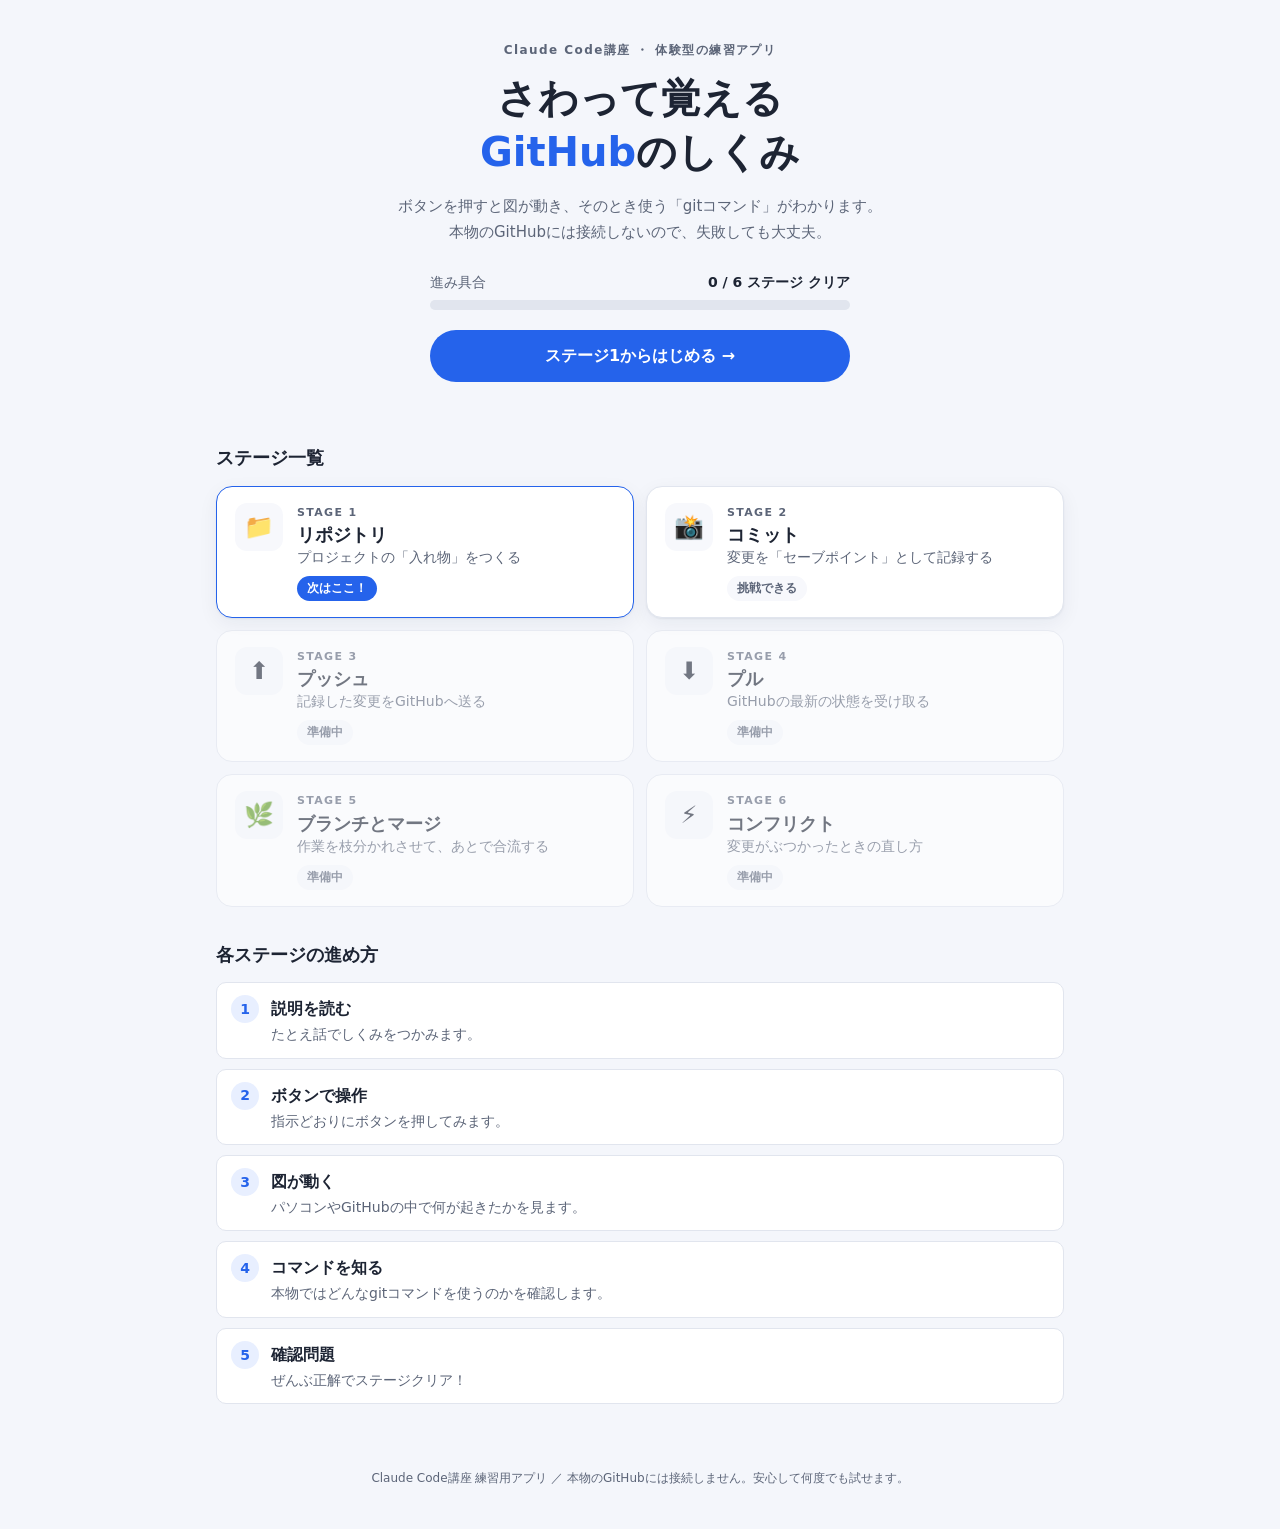
<file: github-practice/index.html>
<!DOCTYPE html>
<html lang="ja">
<head>
  <meta charset="UTF-8">
  <meta name="viewport" content="width=device-width, initial-scale=1.0">
  <meta name="description" content="プログラミング未経験でも、ボタン操作でGitHubのしくみを体験しながら学べる練習アプリです。">
  <title>さわって覚えるGitHub</title>
  <link rel="stylesheet" href="css/style.css">
</head>
<body>
  <!-- 画面の中身は js/app.js が描画します -->
  <main id="app" class="app" tabindex="-1">
    <noscript>
      <p class="noscript">このアプリを使うには JavaScript を有効にしてください。</p>
    </noscript>
  </main>

  <footer class="site-footer">
    <p>Claude Code講座 練習用アプリ ／ 本物のGitHubには接続しません。安心して何度でも試せます。</p>
  </footer>

  <!-- 読み込む順番が大事：共通部分 → 各ステージ -->
  <script src="js/app.js"></script>
  <script src="js/stages/stage1-repository.js"></script>
  <script src="js/stages/stage2-commit.js"></script>
</body>
</html>
</file>
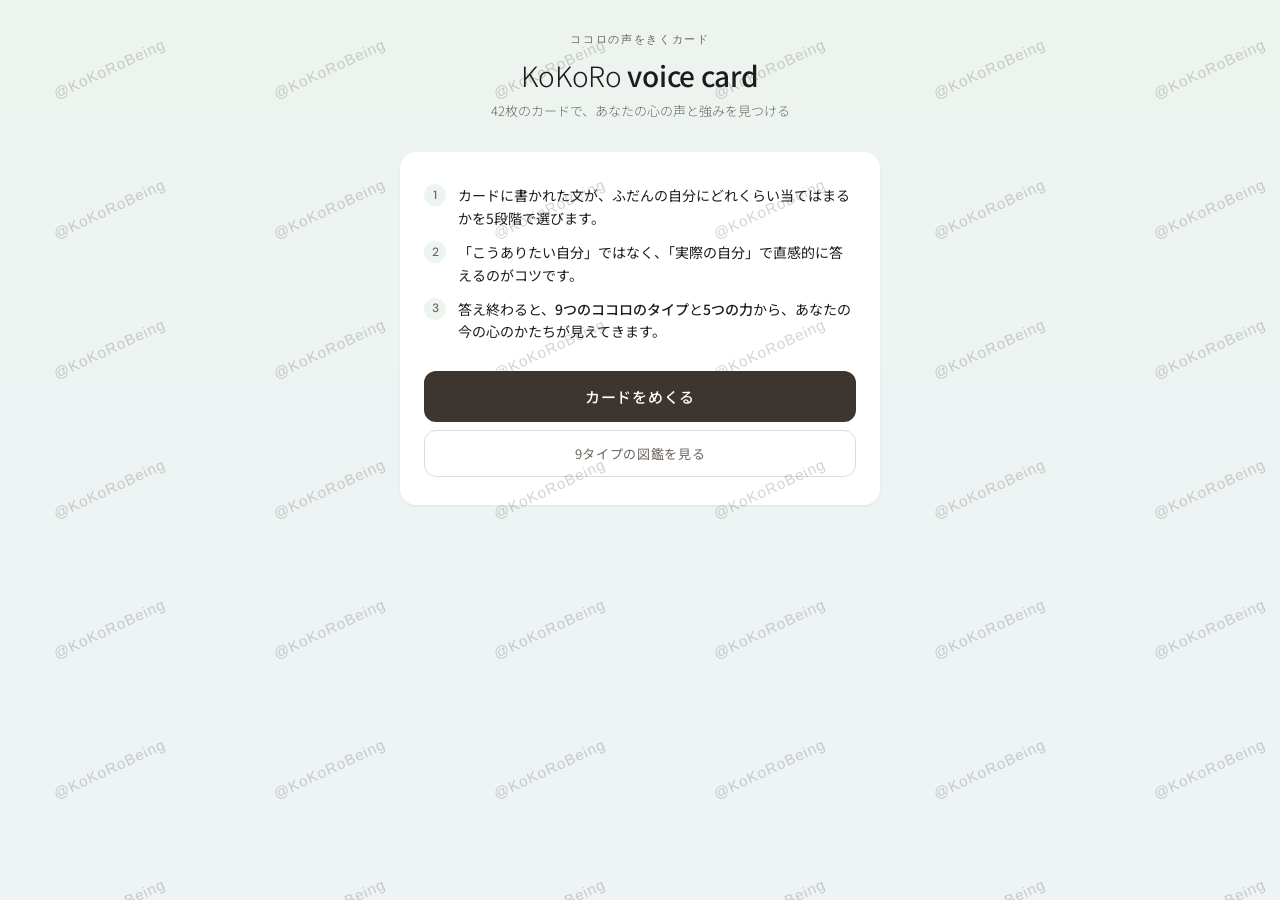
<file: enneagram.html>
<!DOCTYPE html>
<html lang="ja">
<head>
<meta charset="UTF-8">
<meta name="viewport" content="width=device-width, initial-scale=1.0">
<title>KoKoRo voice card</title>
<meta name="description" content="42枚のカードに直感で答えるだけ。9つのココロのタイプと5つの力から、あなたの心の声と強みが見えてきます。">
<meta property="og:type" content="website">
<meta property="og:title" content="KoKoRo voice card｜9つのタイプ×5つの力で、心の声をきく">
<meta property="og:description" content="42枚のカードに直感で答えるだけ。9つのココロのタイプと5つの力から、あなたの心の声と強みが見えてきます。">
<meta property="og:url" content="https://sakurajpau.github.io/thought-dump-game/kokoro.html">
<meta property="og:image" content="https://sakurajpau.github.io/thought-dump-game/ogp-kokoro.png">
<meta property="og:image:width" content="1200">
<meta property="og:image:height" content="630">
<meta name="twitter:card" content="summary_large_image">
<meta http-equiv="refresh" content="0; url=kokoro.html">
<link rel="canonical" href="https://sakurajpau.github.io/thought-dump-game/kokoro.html">
<script>location.replace('kokoro.html' + location.search);</script>
</head>
<body>
<p><a href="kokoro.html">KoKoRo voice card はこちらに移りました</a></p>
</body>
</html>
</file>
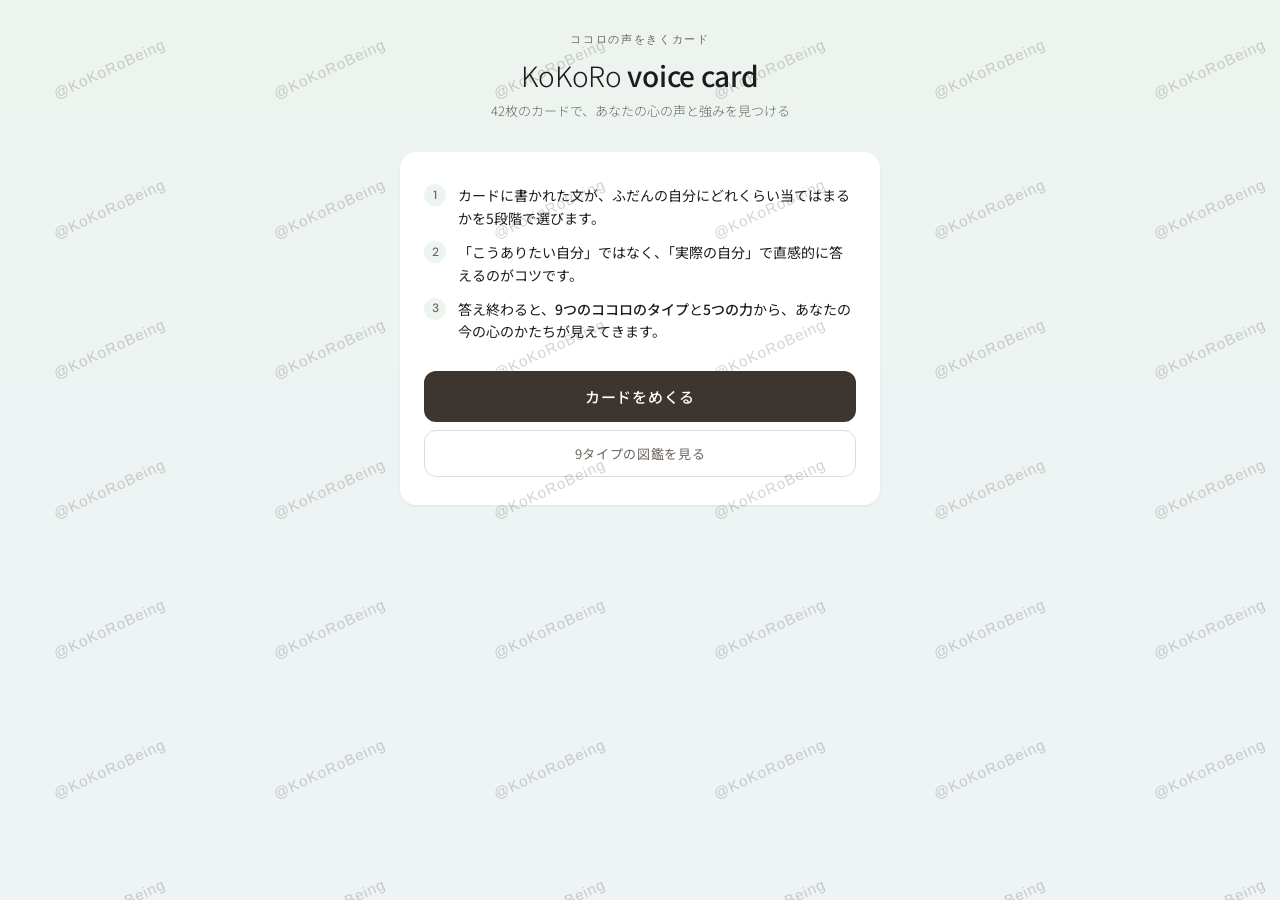
<file: kokoro.html>
<!DOCTYPE html>
<html lang="ja">
<head>
<meta charset="UTF-8">
<meta name="viewport" content="width=device-width, initial-scale=1.0">
<title>KoKoRo voice card</title>
<meta name="description" content="42枚のカードに直感で答えるだけ。9つのココロのタイプと5つの力から、あなたの心の声と強みが見えてきます。">
<meta property="og:type" content="website">
<meta property="og:title" content="KoKoRo voice card｜9つのタイプ×5つの力で、心の声をきく">
<meta property="og:description" content="42枚のカードに直感で答えるだけ。9つのココロのタイプと5つの力から、あなたの心の声と強みが見えてきます。">
<meta property="og:url" content="https://sakurajpau.github.io/thought-dump-game/kokoro.html">
<meta property="og:image" content="https://sakurajpau.github.io/thought-dump-game/ogp-kokoro.png">
<meta property="og:image:width" content="1200">
<meta property="og:image:height" content="630">
<meta name="twitter:card" content="summary_large_image">
<style>
  @import url('https://fonts.googleapis.com/css2?family=Noto+Sans+JP:wght@300;400;500&family=Noto+Serif+JP:wght@400;500&family=DM+Sans:wght@300;400;500&display=swap');

  * { margin: 0; padding: 0; box-sizing: border-box; }

  :root {
    --bg: #EEF4F0;
    --surface: #FFFFFF;
    --ink: #1C1C1C;
    --ink-soft: #6B6660;
    --line: #E0DDD9;
    --accent: #3D3530;
    --radius: 16px;
    --type-color: #3D3530;
  }

  body {
    font-family: 'Noto Sans JP', sans-serif;
    background: linear-gradient(180deg, #EDF4EF 0%, #EEF3F6 100%);
    background-color: var(--bg);
    color: var(--ink);
    min-height: 100vh;
    display: flex;
    flex-direction: column;
    align-items: center;
    padding: 32px 16px 60px;
  }

  header {
    text-align: center;
    margin-bottom: 32px;
  }

  .eyebrow {
    font-family: 'DM Sans', sans-serif;
    font-size: 11px;
    letter-spacing: 0.15em;
    color: var(--ink-soft);
    text-transform: uppercase;
    margin-bottom: 10px;
  }

  h1 {
    font-size: 28px;
    font-weight: 300;
    letter-spacing: -0.01em;
    line-height: 1.3;
  }

  h1 span { font-weight: 500; }

  .subtitle {
    margin-top: 8px;
    font-size: 13px;
    color: var(--ink-soft);
    font-weight: 300;
  }

  .screen { display: none; width: 100%; max-width: 480px; }
  .screen.active { display: block; }

  .card {
    background: var(--surface);
    border-radius: var(--radius);
    padding: 28px 24px;
    margin-bottom: 16px;
    box-shadow: 0 1px 3px rgba(0,0,0,0.06);
  }

  .rule-list {
    display: flex;
    flex-direction: column;
    gap: 12px;
    margin: 4px 0 28px;
  }

  .rule-item {
    display: flex;
    align-items: flex-start;
    gap: 12px;
    font-size: 14px;
    line-height: 1.6;
  }

  .rule-num {
    width: 22px;
    height: 22px;
    border-radius: 50%;
    background: var(--bg);
    color: var(--ink-soft);
    font-family: 'DM Sans', sans-serif;
    font-size: 12px;
    font-weight: 500;
    display: flex;
    align-items: center;
    justify-content: center;
    flex-shrink: 0;
  }

  .btn {
    width: 100%;
    padding: 15px;
    background: var(--accent);
    color: white;
    border: none;
    border-radius: 12px;
    font-size: 15px;
    font-family: 'Noto Sans JP', sans-serif;
    font-weight: 500;
    cursor: pointer;
    transition: opacity 0.2s, transform 0.1s;
    letter-spacing: 0.05em;
  }

  .btn:active { transform: scale(0.98); opacity: 0.9; }

  .btn-ghost {
    background: transparent;
    color: var(--ink-soft);
    font-size: 13px;
    font-weight: 400;
    padding: 13px;
    margin-top: 8px;
    border: 1px solid #DDD;
  }

  .last-result {
    display: none;
    margin-top: 16px;
    font-size: 12px;
    color: var(--ink-soft);
    text-align: center;
  }

  .last-result button {
    background: none;
    border: none;
    color: var(--accent);
    font: inherit;
    text-decoration: underline;
    cursor: pointer;
  }

  /* QUIZ */
  .quiz-top {
    display: flex;
    align-items: center;
    justify-content: space-between;
    margin-bottom: 10px;
  }

  .quiz-count {
    font-family: 'DM Sans', sans-serif;
    font-size: 13px;
    color: var(--ink-soft);
    font-variant-numeric: tabular-nums;
  }

  .back-btn {
    background: none;
    border: none;
    font-family: 'Noto Sans JP', sans-serif;
    font-size: 12px;
    color: var(--ink-soft);
    cursor: pointer;
    padding: 4px 0;
  }

  .back-btn:disabled { opacity: 0.3; cursor: default; }

  .progress-bar {
    height: 4px;
    background: var(--line);
    border-radius: 2px;
    margin-bottom: 24px;
    overflow: hidden;
  }

  .progress-fill {
    height: 100%;
    width: 0%;
    background: var(--accent);
    border-radius: 2px;
    transition: width 0.3s ease;
  }

  .deck {
    position: relative;
    height: 240px;
    margin-bottom: 24px;
  }

  .deck-shadow {
    position: absolute;
    inset: 0;
    background: var(--surface);
    border-radius: var(--radius);
    box-shadow: 0 1px 3px rgba(0,0,0,0.06);
  }

  .deck-shadow.s1 { transform: translateY(8px) scale(0.96); opacity: 0.7; }
  .deck-shadow.s2 { transform: translateY(16px) scale(0.92); opacity: 0.4; }

  .q-card {
    position: absolute;
    inset: 0;
    background: var(--surface);
    border-radius: var(--radius);
    box-shadow: 0 4px 16px rgba(0,0,0,0.08);
    padding: 28px 24px;
    display: flex;
    flex-direction: column;
    justify-content: center;
    align-items: center;
    text-align: center;
    transition: transform 0.28s ease, opacity 0.28s ease;
  }

  .q-card.out-right { transform: translateX(110%) rotate(8deg); opacity: 0; }
  .q-card.out-left { transform: translateX(-110%) rotate(-8deg); opacity: 0; }
  .q-card.in { animation: cardIn 0.28s ease; }

  .q-mark {
    font-family: 'Noto Serif JP', serif;
    font-size: 36px;
    color: #DDD9D3;
    line-height: 1;
    margin-bottom: 8px;
  }

  .q-text {
    font-family: 'Noto Serif JP', serif;
    font-size: 19px;
    font-weight: 500;
    line-height: 1.8;
  }

  .scale {
    display: grid;
    grid-template-columns: repeat(5, 1fr);
    gap: 6px;
  }

  .scale-btn {
    background: var(--surface);
    border: 1px solid #DDD9D3;
    border-radius: 12px;
    padding: 12px 2px 10px;
    font-family: 'Noto Sans JP', sans-serif;
    font-size: 10px;
    line-height: 1.4;
    color: var(--ink-soft);
    cursor: pointer;
    display: flex;
    flex-direction: column;
    align-items: center;
    gap: 6px;
    transition: border-color 0.15s, transform 0.1s;
  }

  .scale-btn:hover { border-color: var(--accent); }
  .scale-btn:active { transform: scale(0.95); }

  .scale-dot {
    border-radius: 50%;
    background: var(--accent);
  }

  .scale-hint {
    text-align: center;
    font-size: 11px;
    color: var(--ink-soft);
    margin-top: 14px;
  }

  /* RESULT */
  .result-intro { text-align: center; margin-bottom: 24px; }
  .result-intro p { font-size: 13px; color: var(--ink-soft); }

  .type-card {
    background: var(--surface);
    border-radius: var(--radius);
    margin-bottom: 16px;
    box-shadow: 0 1px 3px rgba(0,0,0,0.06);
    overflow: hidden;
  }

  .type-head {
    background: var(--type-color);
    color: white;
    padding: 28px 24px 24px;
    position: relative;
  }

  .type-num {
    font-family: 'DM Sans', sans-serif;
    font-size: 64px;
    font-weight: 300;
    line-height: 1;
    position: absolute;
    right: 20px;
    top: 16px;
    opacity: 0.35;
  }

  .type-en {
    font-family: 'DM Sans', sans-serif;
    font-size: 11px;
    letter-spacing: 0.15em;
    text-transform: uppercase;
    opacity: 0.85;
    margin-bottom: 6px;
  }

  .type-name {
    font-size: 24px;
    font-weight: 500;
    margin-bottom: 6px;
  }

  .type-keyword {
    font-size: 13px;
    font-weight: 300;
    opacity: 0.9;
  }

  .wing-badge {
    display: inline-block;
    margin-top: 14px;
    font-family: 'DM Sans', sans-serif;
    font-size: 12px;
    background: rgba(255,255,255,0.2);
    padding: 4px 12px;
    border-radius: 20px;
  }

  .type-body { padding: 24px; }

  .type-desc {
    font-size: 14px;
    line-height: 1.8;
    margin-bottom: 20px;
  }

  .facts {
    display: grid;
    grid-template-columns: 1fr 1fr;
    gap: 10px;
    margin-bottom: 20px;
  }

  .fact {
    background: var(--bg);
    border-radius: 10px;
    padding: 12px 14px;
  }

  .fact-label {
    font-size: 11px;
    color: var(--ink-soft);
    margin-bottom: 4px;
  }

  .fact-value {
    font-size: 13px;
    line-height: 1.5;
  }

  .section-label {
    font-size: 12px;
    color: var(--ink-soft);
    margin-bottom: 8px;
  }

  .tags {
    display: flex;
    flex-wrap: wrap;
    gap: 6px;
    margin-bottom: 20px;
  }

  .tag {
    font-size: 12px;
    padding: 5px 12px;
    border-radius: 20px;
    border: 1px solid var(--type-color);
    color: var(--type-color);
  }

  .arrows {
    display: flex;
    flex-direction: column;
    gap: 8px;
  }

  .arrow-row {
    display: flex;
    gap: 12px;
    align-items: flex-start;
    font-size: 13px;
    line-height: 1.6;
  }

  .arrow-chip {
    flex-shrink: 0;
    font-family: 'DM Sans', sans-serif;
    font-size: 11px;
    padding: 3px 10px;
    border-radius: 20px;
    background: var(--bg);
    color: var(--ink-soft);
    white-space: nowrap;
    min-width: 92px;
    text-align: center;
  }

  .diagram-wrap {
    background: var(--surface);
    border-radius: var(--radius);
    padding: 24px 20px;
    margin-bottom: 16px;
    text-align: center;
    box-shadow: 0 1px 3px rgba(0,0,0,0.06);
  }

  .diagram-wrap svg { width: 100%; max-width: 260px; height: auto; display: block; margin: 0 auto; }

  .diagram-legend {
    display: flex;
    justify-content: center;
    gap: 16px;
    margin-top: 12px;
    font-size: 11px;
    color: var(--ink-soft);
    flex-wrap: wrap;
  }

  .diagram-legend span::before {
    content: '';
    display: inline-block;
    width: 14px;
    height: 2px;
    vertical-align: middle;
    margin-right: 6px;
    background: currentColor;
  }

  .legend-growth { color: #6F9A6F; }
  .legend-stress { color: #B98080; }

  .scores {
    background: var(--surface);
    border-radius: var(--radius);
    padding: 24px;
    margin-bottom: 16px;
    box-shadow: 0 1px 3px rgba(0,0,0,0.06);
  }

  .score-row {
    display: flex;
    align-items: center;
    gap: 10px;
    margin-bottom: 12px;
  }

  .score-row:last-child { margin-bottom: 0; }

  .score-label {
    width: 112px;
    font-size: 12px;
    color: var(--ink-soft);
    flex-shrink: 0;
    white-space: nowrap;
    overflow: hidden;
    text-overflow: ellipsis;
  }

  .score-label b {
    font-family: 'DM Sans', sans-serif;
    font-weight: 500;
    color: var(--ink);
    margin-right: 4px;
  }

  .score-bar-bg {
    flex: 1;
    height: 8px;
    background: #F0EDEA;
    border-radius: 4px;
    overflow: hidden;
  }

  .score-bar-fill {
    height: 100%;
    width: 0%;
    border-radius: 4px;
    transition: width 1s ease;
  }

  .score-num {
    width: 38px;
    text-align: right;
    font-family: 'DM Sans', sans-serif;
    font-size: 13px;
    font-weight: 500;
    flex-shrink: 0;
  }

  .message-card {
    background: var(--surface);
    color: var(--ink);
    border-left: 4px solid var(--type-color);
    box-shadow: 0 1px 3px rgba(0,0,0,0.06);
    border-radius: var(--radius);
    padding: 24px;
    margin-bottom: 16px;
    line-height: 1.7;
    font-size: 14px;
    font-weight: 300;
  }

  .message-card strong {
    display: block;
    font-size: 16px;
    font-weight: 500;
    margin-bottom: 8px;
  }

  .share-card {
    background: var(--surface);
    border-radius: var(--radius);
    padding: 22px 20px;
    margin-bottom: 16px;
    box-shadow: 0 1px 3px rgba(0,0,0,0.06);
    text-align: center;
  }

  .share-title {
    font-size: 13px;
    color: var(--ink-soft);
    margin-bottom: 14px;
  }

  .share-grid {
    display: grid;
    grid-template-columns: repeat(3, 1fr);
    gap: 8px;
  }

  .share-btn {
    border: none;
    border-radius: 12px;
    padding: 12px 4px;
    font-family: 'Noto Sans JP', sans-serif;
    font-size: 13px;
    font-weight: 500;
    color: white;
    cursor: pointer;
    transition: transform 0.1s, opacity 0.2s;
  }

  .share-btn:active { transform: scale(0.96); opacity: 0.9; }
  .share-x { background: #1C1C1C; }
  .share-line { background: #06C755; }
  .share-threads { background: #3D3530; }
  .share-fb { background: #1877F2; }
  .share-more { background: var(--bg); color: var(--ink); }
  .share-copy { background: var(--bg); color: var(--ink); }

  .share-toast {
    min-height: 18px;
    margin-top: 10px;
    font-size: 12px;
    color: var(--ink-soft);
  }

  .note {
    font-size: 11px;
    color: var(--ink-soft);
    line-height: 1.7;
    margin-bottom: 20px;
    padding: 0 4px;
  }

  /* LIBRARY */
  .lib-grid {
    display: grid;
    grid-template-columns: repeat(3, 1fr);
    gap: 10px;
    margin-bottom: 20px;
  }

  .lib-card {
    aspect-ratio: 3 / 4;
    border: none;
    border-radius: 12px;
    color: white;
    padding: 12px 10px;
    text-align: left;
    cursor: pointer;
    display: flex;
    flex-direction: column;
    justify-content: space-between;
    font-family: 'Noto Sans JP', sans-serif;
    box-shadow: 0 1px 3px rgba(0,0,0,0.08);
    transition: transform 0.15s;
  }

  .lib-card:active { transform: scale(0.96); }

  .lib-num {
    font-family: 'DM Sans', sans-serif;
    font-size: 32px;
    font-weight: 300;
    line-height: 1;
  }

  .lib-name {
    font-size: 12px;
    font-weight: 500;
    line-height: 1.4;
  }

  .lib-center {
    font-size: 10px;
    opacity: 0.85;
    margin-top: 2px;
  }

  /* 5つの力 */
  .section-card {
    background: var(--surface);
    border-radius: var(--radius);
    padding: 24px;
    margin-bottom: 16px;
    box-shadow: 0 1px 3px rgba(0,0,0,0.06);
  }

  .section-head {
    font-size: 15px;
    font-weight: 500;
    margin-bottom: 4px;
  }

  .section-sub {
    font-size: 12px;
    color: var(--ink-soft);
    margin-bottom: 16px;
  }

  #radar { width: 100%; max-width: 320px; height: auto; display: block; margin: 0 auto 16px; }

  .trait-row {
    display: flex;
    align-items: center;
    gap: 10px;
    margin-bottom: 10px;
  }

  .trait-row:last-child { margin-bottom: 0; }

  .trait-name {
    width: 76px;
    font-size: 13px;
    flex-shrink: 0;
  }

  .trait-badge {
    width: 46px;
    flex-shrink: 0;
    font-size: 10px;
    text-align: center;
    padding: 2px 0;
    border-radius: 20px;
  }

  .trait-badge.top { background: var(--accent); color: white; }
  .trait-badge.low { background: var(--bg); color: var(--ink-soft); }

  .combo-text {
    font-size: 14px;
    line-height: 1.9;
  }

  .combo-text p + p { margin-top: 10px; }

  .combo-text b { font-weight: 500; }

  /* 伸ばすことば */
  .word-feature {
    text-align: center;
    padding: 8px 4px 4px;
  }

  .word-feature-label {
    font-family: 'DM Sans', sans-serif;
    font-size: 11px;
    letter-spacing: 0.15em;
    color: var(--ink-soft);
    margin-bottom: 10px;
  }

  .word-feature-text {
    font-family: 'Noto Serif JP', serif;
    font-size: 19px;
    font-weight: 500;
    line-height: 1.8;
    min-height: 68px;
    display: flex;
    align-items: center;
    justify-content: center;
  }

  .word-next {
    margin-top: 10px;
    background: none;
    border: 1px solid #DDD9D3;
    border-radius: 20px;
    padding: 6px 16px;
    font-family: 'Noto Sans JP', sans-serif;
    font-size: 12px;
    color: var(--ink-soft);
    cursor: pointer;
  }

  .word-list {
    display: flex;
    flex-direction: column;
    gap: 10px;
  }

  .word-item {
    display: flex;
    gap: 10px;
    align-items: flex-start;
    font-family: 'Noto Serif JP', serif;
    font-size: 14px;
    line-height: 1.7;
  }

  .word-chip {
    flex-shrink: 0;
    font-family: 'Noto Sans JP', sans-serif;
    font-size: 10px;
    padding: 3px 0;
    width: 56px;
    text-align: center;
    border-radius: 20px;
    background: var(--bg);
    color: var(--ink-soft);
    margin-top: 2px;
  }

  .step-list {
    display: flex;
    flex-direction: column;
    gap: 10px;
    margin-top: 4px;
  }

  .step-item {
    background: var(--bg);
    border-radius: 10px;
    padding: 12px 14px;
    font-size: 13px;
    line-height: 1.6;
  }

  .step-item small {
    display: block;
    font-size: 11px;
    color: var(--ink-soft);
    margin-bottom: 2px;
  }

  .full-only { display: none !important; }

  .result-ref {
    margin-top: 6px;
    font-size: 11px;
  }

  .session-card {
    background: var(--accent);
    color: white;
    border-radius: var(--radius);
    padding: 28px 24px 24px;
    margin-bottom: 16px;
  }

  .session-eyebrow {
    font-family: 'DM Sans', sans-serif;
    font-size: 11px;
    letter-spacing: 0.2em;
    opacity: 0.7;
    margin-bottom: 6px;
  }

  .session-title {
    font-family: 'Noto Serif JP', serif;
    font-size: 20px;
    font-weight: 500;
    margin-bottom: 12px;
  }

  .session-lead {
    font-size: 13px;
    font-weight: 300;
    line-height: 1.8;
    margin-bottom: 16px;
  }

  .session-list {
    list-style: none;
    display: flex;
    flex-direction: column;
    gap: 8px;
    margin-bottom: 20px;
  }

  .session-list li {
    font-size: 13px;
    line-height: 1.6;
    padding: 10px 12px 10px 34px;
    background: rgba(255,255,255,0.08);
    border-radius: 10px;
    position: relative;
  }

  .session-list li::before {
    content: '';
    position: absolute;
    left: 12px;
    top: 50%;
    width: 12px;
    height: 12px;
    margin-top: -6px;
    background: url("data:image/svg+xml,%3Csvg xmlns='http://www.w3.org/2000/svg' viewBox='0 0 24 24' fill='none' stroke='white' stroke-width='2.2' stroke-linecap='round' stroke-linejoin='round'%3E%3Crect x='4' y='11' width='16' height='10' rx='2'/%3E%3Cpath d='M8 11V7a4 4 0 0 1 8 0v4'/%3E%3C/svg%3E") no-repeat center / contain;
    opacity: 0.8;
  }

  .session-btn {
    display: none;
    text-align: center;
    text-decoration: none;
    background: white;
    color: var(--accent);
  }

  .session-contact {
    font-size: 12px;
    text-align: center;
    opacity: 0.85;
  }

  .session-contact b { font-weight: 500; }

  .watermark {
    position: fixed;
    inset: 0;
    pointer-events: none;
    z-index: 1000;
    background-image: url("data:image/svg+xml,%3Csvg xmlns='http://www.w3.org/2000/svg' width='220' height='140'%3E%3Ctext x='110' y='70' text-anchor='middle' dominant-baseline='middle' transform='rotate(-25 110 70)' font-family='Helvetica, Arial, sans-serif' font-size='15' letter-spacing='1' fill='%233D3530' fill-opacity='0.22'%3E%40KoKoRoBeing%3C/text%3E%3C/svg%3E");
    background-size: 220px 140px;
  }

  .fade-in { animation: fadeIn 0.4s ease; }

  @keyframes fadeIn {
    from { opacity: 0; transform: translateY(10px); }
    to { opacity: 1; transform: translateY(0); }
  }

  @keyframes cardIn {
    from { opacity: 0; transform: translateY(16px) scale(0.97); }
    to { opacity: 1; transform: translateY(0) scale(1); }
  }
</style>
</head>
<body>
<div class="watermark" aria-hidden="true"></div>

<header>
  <div class="eyebrow">ココロの声をきくカード</div>
  <h1>KoKoRo <span>voice card</span></h1>
  <p class="subtitle">42枚のカードで、あなたの心の声と強みを見つける</p>
</header>

<!-- INTRO -->
<div class="screen active" id="screen-intro">
  <div class="card fade-in">
    <div class="rule-list">
      <div class="rule-item">
        <div class="rule-num">1</div>
        <div>カードに書かれた文が、ふだんの自分にどれくらい当てはまるかを5段階で選びます。</div>
      </div>
      <div class="rule-item">
        <div class="rule-num">2</div>
        <div>「こうありたい自分」ではなく、「実際の自分」で直感的に答えるのがコツです。</div>
      </div>
      <div class="rule-item">
        <div class="rule-num">3</div>
        <div>答え終わると、<b style="font-weight:500">9つのココロのタイプ</b>と<b style="font-weight:500">5つの力</b>から、あなたの今の心のかたちが見えてきます。</div>
      </div>
    </div>
    <button class="btn" onclick="startQuiz()">カードをめくる</button>
    <button class="btn btn-ghost" onclick="showLibrary()">9タイプの図鑑を見る</button>
    <p class="last-result" id="last-result"></p>
  </div>
</div>

<!-- QUIZ -->
<div class="screen" id="screen-quiz">
  <div class="quiz-top">
    <button class="back-btn" id="back-btn" onclick="undo()">← ひとつ戻る</button>
    <span class="quiz-count" id="quiz-count">1 / 42</span>
  </div>
  <div class="progress-bar"><div class="progress-fill" id="progress"></div></div>

  <div class="deck">
    <div class="deck-shadow s2"></div>
    <div class="deck-shadow s1"></div>
    <div class="q-card" id="q-card">
      <div class="q-mark">"</div>
      <p class="q-text" id="q-text"></p>
    </div>
  </div>

  <div class="scale" id="scale"></div>
  <p class="scale-hint">キーボードの 1〜5 でも答えられます</p>
</div>

<!-- RESULT / DETAIL -->
<div class="screen" id="screen-result">
  <div class="result-intro fade-in" id="result-intro">
    <p id="result-lead">あなたに一番近いのは</p>
    <p class="result-ref" id="result-ref">※診断結果は、あくまで参考としてご覧ください</p>
  </div>

  <div class="type-card fade-in" id="type-card">
    <div class="type-head">
      <div class="type-num" id="t-num"></div>
      <div class="type-en" id="t-core"></div>
      <div class="type-name" id="t-name"></div>
      <div class="type-keyword" id="t-keyword"></div>
      <div class="wing-badge full-only" id="t-wing"></div>
    </div>
    <div class="type-body">
      <p class="type-desc" id="t-desc"></p>
      <div class="facts full-only">
        <div class="fact"><div class="fact-label">根っこの願い</div><div class="fact-value" id="t-desire"></div></div>
        <div class="fact"><div class="fact-label">根っこの怖れ</div><div class="fact-value" id="t-fear"></div></div>
      </div>
      <div class="section-label">持ち味</div>
      <div class="tags" id="t-strengths"></div>
      <div class="section-label full-only">気をつけたいクセ</div>
      <div class="tags full-only" id="t-pitfalls"></div>
      <div class="arrows full-only">
        <div class="arrow-row"><span class="arrow-chip" id="t-growth-chip"></span><span id="t-growth"></span></div>
        <div class="arrow-row"><span class="arrow-chip" id="t-stress-chip"></span><span id="t-stress"></span></div>
      </div>
    </div>
  </div>

  <div class="section-card fade-in" id="traits-card">
    <div class="section-head">あなたの5つの力</div>
    <div class="section-sub">ふだんの行動にあらわれる、5つの方向の強さ</div>
    <svg id="radar" viewBox="-30 0 340 260" role="img" aria-label="5つの力のレーダーチャート"></svg>
    <div id="trait-bars"></div>
  </div>

  <div class="section-card fade-in full-only" id="combo-card">
    <div class="section-head">あなたの組み合わせ</div>
    <div class="section-sub">ココロのタイプ × 5つの力</div>
    <div class="combo-text" id="combo-text"></div>
  </div>

  <div class="section-card fade-in" id="words-card">
    <div class="word-feature">
      <div class="word-feature-label">TODAY'S WORD · 今日のことば</div>
      <p class="word-feature-text" id="word-feature"></p>
      <button class="word-next full-only" onclick="nextWord()">ほかのことばを見る</button>
    </div>
    <div class="full-only">
      <div class="section-head">あなたを伸ばすことば</div>
      <div class="section-sub">迷ったとき、声に出して読んでみてください</div>
      <div class="word-list" id="word-list"></div>
    </div>
  </div>

  <div class="section-card fade-in full-only" id="steps-card">
    <div class="section-head">今日からできる小さな一歩</div>
    <div class="section-sub">強みは、使うほど育ちます</div>
    <div class="step-list" id="step-list"></div>
  </div>

  <div class="diagram-wrap fade-in full-only">
    <svg id="diagram" viewBox="0 0 260 260" role="img" aria-label="9つのタイプのつながり図"></svg>
    <div class="diagram-legend">
      <span class="legend-growth">成長の方向</span>
      <span class="legend-stress">ストレスの方向</span>
    </div>
  </div>

  <div class="scores fade-in full-only" id="scores"></div>

  <div class="message-card fade-in" id="message-card">
    <strong id="m-title"></strong>
    <span id="m-body"></span>
  </div>

  <div class="session-card fade-in">
    <div class="session-eyebrow">SESSION</div>
    <div class="session-title">この続きは、セッションで</div>
    <p class="session-lead" id="session-lead">ここでお見せしたのは、あなたの心のかたちのほんの入口です。セッションでは結果をもとに、あなたの声をじっくり聴きながら、これからどう伸ばしていくかを一緒に見つけていきます。</p>
    <ul class="session-list">
      <li>タイプ × 5つの力の、くわしい組み合わせ分析</li>
      <li>根っこにある願いと、知らずに抱えている怖れ</li>
      <li>気をつけたいクセと、疲れたときに出るサイン</li>
      <li>のびしろの育て方と、成長の方向</li>
      <li>あなただけの「伸ばすことば」と、今日からの一歩</li>
    </ul>
    <a class="btn session-btn" id="session-btn" target="_blank" rel="noopener">セッションを申し込む</a>
    <p class="session-contact" id="session-contact">セッションのご案内は <b>@KoKoRoBeing</b> まで</p>
  </div>

  <div class="share-card fade-in">
    <p class="share-title" id="share-title">結果をシェアする</p>
    <div class="share-grid">
      <button class="share-btn share-x" onclick="shareTo('x')">X</button>
      <button class="share-btn share-line" onclick="shareTo('line')">LINE</button>
      <button class="share-btn share-threads" onclick="shareTo('threads')">Threads</button>
      <button class="share-btn share-fb" onclick="shareTo('facebook')">Facebook</button>
      <button class="share-btn share-copy" onclick="copyShare()">コピー</button>
      <button class="share-btn share-more" onclick="shareNative()">その他</button>
    </div>
    <p class="share-toast" id="share-toast"></p>
  </div>

  <p class="note">※診断結果はあくまで参考です。エニアグラムとビッグファイブ（性格の5因子モデル）の考え方を参考にした、オリジナルの簡易セルフチェックです。正式な心理検査や診断ではありません。結果は「自分を決めつけるラベル」ではなく、自分を伸ばすための手がかりとして楽しんでください。</p>

  <button class="btn" id="result-primary" onclick="startQuiz()">もう一度やる</button>
  <button class="btn btn-ghost" onclick="showLibrary()">9タイプの図鑑を見る</button>
</div>

<!-- LIBRARY -->
<div class="screen" id="screen-library">
  <div class="result-intro fade-in">
    <p>カードをタップすると詳しく見られます</p>
  </div>
  <div class="lib-grid fade-in" id="lib-grid"></div>
  <button class="btn btn-ghost" onclick="goHome()">はじめに戻る</button>
</div>

<script>
const CENTERS = { body: '本能センター', heart: '感情センター', head: '思考センター' };

const TYPES = {
  1: {
    name: 'ととのえる人', core: '誠実', keyword: 'まっすぐな心で、よりよい形をつくる', color: '#7D8A9C', center: 'body',
    desc: '物事をより良く、正しくしたいという強い気持ちを持つタイプ。責任感があり、筋の通らないことを見過ごせません。自分の中に高い基準があり、それに沿って誠実に生きようとします。',
    desire: '正しく、善い人でありたい', fear: '間違っている・いいかげんだと思われること',
    strengths: ['誠実', '責任感', '公正さ', '丁寧な仕事'],
    pitfalls: ['自分を責めすぎる', '白黒つけたがる', '怒りをため込む'],
    growth: 'ゆとりが出ると、7のように遊び心が生まれ、「完璧でなくても大丈夫」と肩の力が抜けます。',
    stress: '追い詰められると、4のように「誰も分かってくれない」と落ち込みやすくなります。',
    message: '今日できなかったことより、今日ちゃんとやったことを一つ数えてみてください。あなたはもう十分、誠実です。',
    words: ['わたしの「ちゃんとしたい」は、世界を良くする力。', '70点でも、前に進めたら花まる。', '正しさと同じくらい、やさしさも選べる。']
  },
  2: {
    name: 'よりそう人', core: '愛情', keyword: '人とのつながりに心を注ぐ', color: '#C08A8A', center: 'heart',
    desc: '人の気持ちに敏感で、誰かの役に立つことに喜びを感じるタイプ。あたたかく面倒見がよく、周りの人をよく見ています。そのぶん、自分の必要は後回しにしがちです。',
    desire: '愛され、必要とされたい', fear: '誰からも必要とされないこと',
    strengths: ['思いやり', '気配り', '人懐っこさ', '支える力'],
    pitfalls: ['断れない', '見返りを期待してしまう', '自分のケアを忘れる'],
    growth: 'ゆとりが出ると、4のように自分の本当の気持ちに目を向け、自分自身も大切にできるようになります。',
    stress: '追い詰められると、8のように「こんなにしてあげたのに」と強く当たってしまうことがあります。',
    message: '誰かのためでなく、自分のためだけの時間を少しだけ取ってみてください。あなたも、助けられていい人です。',
    words: ['わたしのやさしさは、まずわたしにも向けていい。', '「助けて」と言えることも、つながる力。', 'ことわっても、わたしの価値は変わらない。']
  },
  3: {
    name: 'かがやく人', core: '成長', keyword: '目標に向かって、まっすぐ伸びる', color: '#C7A35A', center: 'heart',
    desc: '目標を見つけると一直線に進み、結果を出すことに長けたタイプ。適応力があり、場に合わせて最善の自分を見せられます。周りを元気づける推進力の持ち主です。',
    desire: '価値ある存在として認められたい', fear: '価値のない人間だと思われること',
    strengths: ['行動力', '効率性', '自己プロデュース', '前向きさ'],
    pitfalls: ['休むのが苦手', '評価に振り回される', '本音を置き去りにする'],
    growth: 'ゆとりが出ると、6のように仲間と協力し、肩書きではなく信頼で人とつながれるようになります。',
    stress: '追い詰められると、9のように急にやる気が抜け、何も手につかなくなることがあります。',
    message: '何も成し遂げていない時間のあなたにも、ちゃんと価値があります。今日は「成果」ではなく「気分」を聞いてあげてください。',
    words: ['結果がなくても、わたしはここにいていい。', 'わたしの行動力は、みんなの道しるべになる。', '本音で選んだ目標が、いちばん遠くまで連れていく。']
  },
  4: {
    name: 'かんじる人', core: '感性', keyword: '自分らしさと深い感情を生きる', color: '#8A7BA8', center: 'heart',
    desc: '感受性が豊かで、自分だけの世界観を大切にするタイプ。美しいものや本物に惹かれ、感情の機微を深く味わいます。ありきたりより、心から納得できる生き方を求めます。',
    desire: '自分らしく、特別な存在でありたい', fear: '自分には何の個性もないこと',
    strengths: ['感受性', '創造性', '共感の深さ', '美意識'],
    pitfalls: ['他人と比べて落ち込む', '気分に飲まれる', 'ないものに目が向く'],
    growth: 'ゆとりが出ると、1のように感情を形にし、コツコツと行動に移せるようになります。',
    stress: '追い詰められると、2のように人に強く依存し、構ってほしくなることがあります。',
    message: '今あるものの中にも、あなたらしさはちゃんと宿っています。今日見つけた小さな「好き」を、大事にしてください。',
    words: ['わたしの感じ方は、そのままで作品になる。', '足りないものより、今あるものに光をあてる。', '気分が揺れても、小さな一歩は続けられる。']
  },
  5: {
    name: 'さぐる人', core: '探究', keyword: '知ることで世界と向き合う', color: '#5F8C8C', center: 'head',
    desc: '物事を深く理解したいという探究心を持つタイプ。冷静に観察し、自分の頭でじっくり考えます。一人の時間とエネルギーを大切にし、興味の対象にはとことん没頭します。',
    desire: '有能で、物事を理解していたい', fear: '無力で、役に立たないこと',
    strengths: ['洞察力', '集中力', '客観性', '専門性'],
    pitfalls: ['頭で考えすぎる', '人と距離を置きすぎる', '準備が終わらない'],
    growth: 'ゆとりが出ると、8のように知識を自信に変え、思い切って行動に移せるようになります。',
    stress: '追い詰められると、7のように気が散り、あれこれに手を出して落ち着かなくなります。',
    message: '完全に分かる前に、少しだけ踏み出してみても大丈夫。あなたはもう、十分に準備ができています。',
    words: ['わたしの「知りたい」は、誰かの役に立つ知恵になる。', '完ぺきに分かる前に、一歩ふみ出していい。', '分け合うほど、わたしの知識は生きてくる。']
  },
  6: {
    name: 'まもる人', core: '信頼', keyword: '安心とつながりを築く', color: '#6F8BA8', center: 'head',
    desc: '危険やリスクにいち早く気づき、備えることができるタイプ。誠実で責任感が強く、信頼した人や仲間をとても大切にします。慎重さの裏に、深い思いやりがあります。',
    desire: '安心して、支えられていたい', fear: '支えや導きを失うこと',
    strengths: ['誠実さ', '危機管理', '協調性', '粘り強さ'],
    pitfalls: ['心配しすぎる', '決断を人に委ねる', '疑い深くなる'],
    growth: 'ゆとりが出ると、9のように穏やかになり、「なんとかなる」と自分を信頼できるようになります。',
    stress: '追い詰められると、3のように焦って仕事に没頭し、自分を見失いがちです。',
    message: 'これまで乗り越えてきた日々が、あなたが頼れる人である証拠です。今日は自分の判断を、少し信じてみてください。',
    words: ['わたしの慎重さは、大切な人を守る力。', 'これまで乗り越えてきた自分を、信じていい。', '不安は「準備できる」というサイン。']
  },
  7: {
    name: 'たのしむ人', core: '喜び', keyword: '人生の楽しさを味わい尽くす', color: '#D19A6A', center: 'head',
    desc: '好奇心旺盛で、新しい体験や可能性にワクワクするタイプ。明るく前向きで、周りの空気を軽くする力があります。アイデアが次々に湧き、人生を楽しむ天才です。',
    desire: '満たされ、自由でいたい', fear: '痛みや退屈に閉じ込められること',
    strengths: ['楽観性', '発想力', '行動の速さ', 'ムードメーカー'],
    pitfalls: ['飽きっぽい', 'つらさから目をそらす', '予定を詰め込みすぎる'],
    growth: 'ゆとりが出ると、5のように一つのことを深く味わい、落ち着いて集中できるようになります。',
    stress: '追い詰められると、1のように批判的になり、周りにイライラしやすくなります。',
    message: '次の楽しみを探す前に、いまここにある楽しさを、もう少しだけ味わってみてください。',
    words: ['わたしの明るさは、まわりの空気を軽くする。', '一つを深く味わうと、楽しさはもっと広がる。', 'つらい気持ちも、ちゃんと感じていい。']
  },
  8: {
    name: 'きりひらく人', core: '力強さ', keyword: '力強く、自分の道を切り開く', color: '#A86B5A', center: 'body',
    desc: 'エネルギッシュで決断力があり、困難にも正面から立ち向かうタイプ。正義感が強く、弱い立場の人を守ろうとします。率直で裏表がなく、頼れるリーダーになれる人です。',
    desire: '自分の人生を自分で決めたい', fear: '人に支配され、傷つけられること',
    strengths: ['決断力', '行動力', '守る力', '率直さ'],
    pitfalls: ['強く出すぎる', '弱さを見せられない', '白か黒かで動く'],
    growth: 'ゆとりが出ると、2のように優しさを素直に表し、人に心を開けるようになります。',
    stress: '追い詰められると、5のように引きこもり、誰も寄せつけなくなることがあります。',
    message: '強くいなくていい時間も、あなたには必要です。信頼できる誰かに、少しだけ寄りかかってみてください。',
    words: ['わたしの強さは、誰かを守るためにある。', '弱さを見せることも、本当の強さ。', '力をぬいても、わたしの芯はぶれない。']
  },
  9: {
    name: 'つつみこむ人', core: '調和', keyword: '調和と穏やかさを守る', color: '#8FA88A', center: 'body',
    desc: '穏やかで包容力があり、周りに安心感を与えるタイプ。さまざまな立場を理解でき、対立をやわらげる力があります。そのぶん、自分の意見や望みを後回しにしがちです。',
    desire: '心の平和と、人との調和を保ちたい', fear: '争いや分裂によって、つながりを失うこと',
    strengths: ['包容力', '聞く力', '安定感', '公平さ'],
    pitfalls: ['先延ばしにする', '自分の意見を飲み込む', '流されやすい'],
    growth: 'ゆとりが出ると、3のように自分の目標に向かって、主体的に動けるようになります。',
    stress: '追い詰められると、6のように不安や心配が膨らみ、決められなくなります。',
    message: 'あなたの「こうしたい」も、場の調和と同じくらい大切です。今日は小さな希望を、一つ口に出してみてください。',
    words: ['わたしのおだやかさは、場をまとめる力。', 'わたしの「こうしたい」も、大切な声。', '小さく決めて、小さく動けば十分。']
  }
};

// 成長（統合）とストレス（分裂）の方向
const ARROWS = {
  1: { growth: 7, stress: 4 }, 2: { growth: 4, stress: 8 }, 3: { growth: 6, stress: 9 },
  4: { growth: 1, stress: 2 }, 5: { growth: 8, stress: 7 }, 6: { growth: 9, stress: 3 },
  7: { growth: 5, stress: 1 }, 8: { growth: 2, stress: 5 }, 9: { growth: 3, stress: 6 }
};

// 5つの力（ビッグファイブの5因子をもとにしたオリジナルの呼び名）
const TRAITS = [
  {
    key: 'open', name: '好奇心', color: '#D19A6A', combo: '新しい発想で広げていける',
    high: { text: '新しいものを取り入れて、発想を広げる力があります。', word: 'わたしの「おもしろそう」は、未来をひらく入口。', step: '今週、行ったことのない店や、読んだことのないジャンルを一つ試してみる。' },
    low: { text: '慣れたやり方を大切にできる、ぶれない安定感があります。', word: '変わらないものを大切にできるのも、わたしの力。', step: 'いつもの道を一本だけ変えて歩いてみる。' }
  },
  {
    key: 'steady', name: '着実さ', color: '#7D8A9C', combo: 'コツコツ形にしていける',
    high: { text: 'コツコツ積み上げて、最後までやりきる力があります。', word: 'わたしの一歩一歩が、確かな土台になる。', step: '明日やることを、寝る前に3つだけ書き出す。' },
    low: { text: '状況に合わせて、柔軟に動ける身軽さがあります。', word: '完ぺきな計画より、まず動けるのがわたしの強み。', step: 'やりたいことを「5分だけ」始めてみる。' }
  },
  {
    key: 'social', name: '社交性', color: '#C7A35A', combo: '人を巻き込みながら広げていける',
    high: { text: '人とつながり、場を明るくする力があります。', word: 'わたしの声かけが、誰かの一日をあたためる。', step: '最近話していない人に、ひとことメッセージを送る。' },
    low: { text: '一人で深く考え、静かに力をためる力があります。', word: '静かな時間が、わたしの力をたくわえる。', step: '予定のない30分を、カレンダーに先に入れておく。' }
  },
  {
    key: 'kind', name: 'やさしさ', color: '#C08A8A', combo: 'まわりとの信頼の中で育てていける',
    high: { text: '相手の気持ちをくみ取り、信頼を育てる力があります。', word: 'わたしのやさしさは、まわりを安心させる。', step: '今日、「ありがとう」をいつもより一つ多く伝える。' },
    low: { text: '流されずに、自分の考えをはっきり持てる力があります。', word: '自分の意見を持てることは、誠実さのひとつ。', step: '意見を言う前に「たしかに」と一言そえてみる。' }
  },
  {
    key: 'calm', name: 'おだやかさ', color: '#8FA88A', combo: 'ぶれずに守り育てていける',
    high: { text: 'ゆれても戻ってこられる、しなやかな心があります。', word: 'わたしの落ち着きは、まわりの支えになる。', step: '落ち着いていられた場面を一つ思い出して、自分をほめる。' },
    low: { text: '小さな変化にも気づける、繊細なアンテナがあります。', word: '感じやすさは、気づける力。ゆっくりでいい。', step: '気持ちがゆれたら、3回ゆっくり深呼吸する。' }
  }
];

const QUESTIONS = [
  { type: 1, text: '物事は「正しいやり方」でやるべきだと思う' },
  { type: 1, text: '細かいミスや乱れが、つい目についてしまう' },
  { type: 1, text: '自分にも他人にも、厳しい基準を持っている' },
  { type: 2, text: '人の役に立てたときが、一番うれしい' },
  { type: 2, text: '困っている人を見ると、放っておけない' },
  { type: 2, text: '頼まれると、自分の予定より相手を優先しがち' },
  { type: 3, text: '目標を立てて、達成していくのが好きだ' },
  { type: 3, text: '人からどう評価されているかが気になる' },
  { type: 3, text: '場に合わせて「できる自分」を見せるのが得意だ' },
  { type: 4, text: '自分は、他の人とどこか違うと感じる' },
  { type: 4, text: 'ありきたりなものより、自分らしさを表現したい' },
  { type: 4, text: '何かが欠けているような寂しさを感じることがある' },
  { type: 5, text: '行動する前に、まず十分に理解したい' },
  { type: 5, text: '興味のある分野は、とことん調べ込む' },
  { type: 5, text: '気持ちを表に出すより、一歩引いて観察する方だ' },
  { type: 6, text: '最悪の事態を想定して、備えておきたい' },
  { type: 6, text: '決める前に、誰かの意見を聞きたくなる' },
  { type: 6, text: '本当に大丈夫か、つい疑って確かめてしまう' },
  { type: 7, text: '楽しそうなことがあると、すぐやってみたくなる' },
  { type: 7, text: '予定がたくさんある方がワクワクする' },
  { type: 7, text: '一つに縛られるより、選択肢を多く持っていたい' },
  { type: 8, text: '自分の意見は、はっきり言う方だ' },
  { type: 8, text: '人にコントロールされるのは我慢できない' },
  { type: 8, text: '困難な場面ほど、自分が前に出て引っ張る' },
  { type: 9, text: '争いごとは、できるだけ避けたい' },
  { type: 9, text: 'マイペースに、穏やかに過ごすのが一番だ' },
  { type: 9, text: '自分の希望より、場の調和を優先しがち' },
  { trait: 'open', text: '新しい考え方やアイデアに触れると、ワクワクする' },
  { trait: 'open', text: '芸術や自然の美しさに、心を動かされやすい' },
  { trait: 'open', rev: true, text: '慣れたやり方が落ち着くので、新しいことはあまり試さない' },
  { trait: 'steady', text: 'やると決めたことは、最後までやりきる' },
  { trait: 'steady', text: '予定や持ち物は、前もって準備しておく方だ' },
  { trait: 'steady', rev: true, text: 'つい後回しにして、ぎりぎりになることが多い' },
  { trait: 'social', text: '人と話していると、元気が出てくる' },
  { trait: 'social', text: '初対面の人にも、自分から話しかけられる' },
  { trait: 'social', rev: true, text: '大人数の集まりより、一人の時間のほうが好きだ' },
  { trait: 'kind', text: '相手の気持ちを考えてから、言葉を選ぶ' },
  { trait: 'kind', text: 'まずは人を信じるところから始めたい' },
  { trait: 'kind', rev: true, text: '自分が正しいと思えば、相手とぶつかっても構わない' },
  { trait: 'calm', text: '嫌なことがあっても、わりとすぐ切り替えられる' },
  { trait: 'calm', rev: true, text: 'ささいなことで、不安になったり落ち込んだりしやすい' },
  { trait: 'calm', rev: true, text: '気持ちの浮き沈みが大きい方だ' }
];

const SCALE = [
  { value: 0, label: 'ちがう', size: 6 },
  { value: 1, label: 'やや\nちがう', size: 9 },
  { value: 2, label: 'どちらとも', size: 12 },
  { value: 3, label: 'やや\nそう', size: 15 },
  { value: 4, label: 'そう', size: 18 }
];

const MAX_PER_TYPE = 3 * 4;
const MAX_PER_TRAIT = 3 * 4;
const STORAGE_KEY = 'kokoro-cards-last';

let deck = [];
let answers = [];
let busy = false;

function showScreen(id) {
  document.querySelectorAll('.screen').forEach(s => s.classList.remove('active'));
  document.getElementById(id).classList.add('active');
  window.scrollTo(0, 0);
}

function shuffle(list) {
  const a = list.slice();
  for (let i = a.length - 1; i > 0; i--) {
    const j = Math.floor(Math.random() * (i + 1));
    [a[i], a[j]] = [a[j], a[i]];
  }
  return a;
}

function buildScale() {
  const scale = document.getElementById('scale');
  SCALE.forEach(s => {
    const btn = document.createElement('button');
    btn.className = 'scale-btn';
    btn.onclick = () => answer(s.value);
    btn.innerHTML = '<span class="scale-dot" style="width:' + s.size + 'px;height:' + s.size + 'px;opacity:' + (0.25 + s.value * 0.19) + '"></span>' +
      s.label.replace('\n', '<br>');
    scale.appendChild(btn);
  });
}

function startQuiz() {
  deck = shuffle(QUESTIONS);
  answers = [];
  busy = false;
  showScreen('screen-quiz');
  renderCard(false);
}

function renderCard(animate) {
  const i = answers.length;
  const card = document.getElementById('q-card');
  document.getElementById('q-text').textContent = deck[i].text;
  document.getElementById('quiz-count').textContent = (i + 1) + ' / ' + deck.length;
  document.getElementById('progress').style.width = (i / deck.length * 100) + '%';
  document.getElementById('back-btn').disabled = i === 0;
  card.className = 'q-card';
  if (animate) {
    void card.offsetWidth;
    card.classList.add('in');
  }
}

function answer(value) {
  if (busy || !document.getElementById('screen-quiz').classList.contains('active')) return;
  busy = true;
  answers.push({ q: deck[answers.length], value });
  const card = document.getElementById('q-card');
  card.classList.add(value >= 2 ? 'out-right' : 'out-left');
  setTimeout(() => {
    busy = false;
    if (answers.length >= deck.length) {
      document.getElementById('progress').style.width = '100%';
      finish();
    } else {
      renderCard(true);
    }
  }, 260);
}

function undo() {
  if (busy || answers.length === 0) return;
  answers.pop();
  renderCard(true);
}

document.addEventListener('keydown', (e) => {
  const n = parseInt(e.key, 10);
  if (n >= 1 && n <= 5) answer(n - 1);
  if (e.key === 'Backspace' && document.getElementById('screen-quiz').classList.contains('active')) undo();
});

function computeScores() {
  const scores = {};
  const traits = {};
  for (let t = 1; t <= 9; t++) scores[t] = 0;
  TRAITS.forEach(tr => { traits[tr.key] = 0; });
  answers.forEach(({ q, value }) => {
    if (q.type) scores[q.type] += value;
    else traits[q.trait] += q.rev ? 4 - value : value;
  });
  TRAITS.forEach(tr => { traits[tr.key] = Math.round(traits[tr.key] / MAX_PER_TRAIT * 100); });
  return { scores, traits };
}

function neighbors(t) {
  return [t === 1 ? 9 : t - 1, t === 9 ? 1 : t + 1];
}

function rank(scores) {
  return Object.keys(scores).map(Number).sort((a, b) => scores[b] - scores[a]);
}

function finish() {
  const { scores, traits } = computeScores();
  const order = rank(scores);
  const main = order[0];
  const [l, r] = neighbors(main);
  const wing = scores[l] >= scores[r] ? l : r;
  const result = { main, wing, scores, traits, date: new Date().toISOString() };
  try { localStorage.setItem(STORAGE_KEY, JSON.stringify(result)); } catch (e) {}
  renderResult(result);
}

function renderResult(result) {
  const { main, wing, scores, traits } = result;
  const order = rank(scores);
  const tied = order.filter(t => scores[t] === scores[main] && t !== main);

  document.getElementById('result-lead').textContent = tied.length
    ? 'あなたに一番近いのは（タイプ' + tied.join('・') + 'と同点です）'
    : 'あなたに一番近いのは';
  document.getElementById('result-ref').style.display = 'block';
  renderTypeCard(main, wing);
  renderTraits(traits);
  renderGrowth(main, traits);
  renderScores(scores, main);
  document.getElementById('scores').style.display = 'block';

  document.getElementById('m-title').textContent = 'タイプ' + main + 'のあなたへ';
  document.getElementById('m-body').textContent = TYPES[main].message;
  document.getElementById('message-card').style.display = 'block';
  document.getElementById('result-primary').textContent = 'もう一度やる';
  document.getElementById('result-primary').onclick = startQuiz;

  const top = sortedTraits(traits)[0];
  shareText = 'KoKoRo voice cardをやってみたら、私は【タイプ' + main + ' ' + TYPES[main].name + '】×【' + top.name + '】でした🃏\n' +
    'あなたの心の声は、何タイプ？\n#KoKoRoVoiceCard #KoKoRoBeing';
  setShareTitle('結果をシェアする');

  showScreen('screen-result');
}

function renderTypeCard(t, wing) {
  const data = TYPES[t];
  document.getElementById('screen-result').style.setProperty('--type-color', data.color);
  document.getElementById('t-num').textContent = t;
  document.getElementById('t-core').textContent = 'CORE · ' + data.core + ' · ' + CENTERS[data.center];
  document.getElementById('t-name').textContent = 'タイプ' + t + '　' + data.name;
  document.getElementById('t-keyword').textContent = data.keyword;

  const wingEl = document.getElementById('t-wing');
  if (wing) {
    wingEl.textContent = 'サブタイプ：' + wing + ' ' + TYPES[wing].name;
    wingEl.style.display = 'inline-block';
  } else {
    wingEl.style.display = 'none';
  }

  document.getElementById('t-desc').textContent = data.desc;
  document.getElementById('t-desire').textContent = data.desire;
  document.getElementById('t-fear').textContent = data.fear;
  fillTags('t-strengths', data.strengths);
  fillTags('t-pitfalls', data.pitfalls);

  const arrow = ARROWS[t];
  document.getElementById('t-growth-chip').textContent = '成長 → ' + arrow.growth;
  document.getElementById('t-growth').textContent = data.growth;
  document.getElementById('t-stress-chip').textContent = 'ストレス → ' + arrow.stress;
  document.getElementById('t-stress').textContent = data.stress;

  drawDiagram(t);
}

function fillTags(id, items) {
  const el = document.getElementById(id);
  el.innerHTML = '';
  items.forEach(text => {
    const tag = document.createElement('span');
    tag.className = 'tag';
    tag.textContent = text;
    el.appendChild(tag);
  });
}

function renderScores(scores, main) {
  const el = document.getElementById('scores');
  el.innerHTML = '';
  rank(scores).forEach(t => {
    const pct = Math.round(scores[t] / MAX_PER_TYPE * 100);
    const row = document.createElement('div');
    row.className = 'score-row';
    row.innerHTML =
      '<span class="score-label"><b>' + t + '</b>' + TYPES[t].name + '</span>' +
      '<div class="score-bar-bg"><div class="score-bar-fill" style="background:' + TYPES[t].color + ';opacity:' + (t === main ? 1 : 0.6) + '"></div></div>' +
      '<span class="score-num" style="color:' + TYPES[t].color + '">' + pct + '%</span>';
    el.appendChild(row);
    setTimeout(() => { row.querySelector('.score-bar-fill').style.width = pct + '%'; }, 100);
  });
}

function pointOf(n, radius) {
  const angle = (-90 + (n % 9) * 40) * Math.PI / 180;
  return { x: 130 + radius * Math.cos(angle), y: 130 + radius * Math.sin(angle) };
}

function drawDiagram(active) {
  const svg = document.getElementById('diagram');
  const R = 100;
  const p = n => pointOf(n, R);
  const line = (a, b, attrs) =>
    '<line x1="' + p(a).x + '" y1="' + p(a).y + '" x2="' + p(b).x + '" y2="' + p(b).y + '" ' + attrs + '/>';

  let html = '<defs>' +
    '<marker id="ah-g" viewBox="0 0 10 10" refX="9" refY="5" markerWidth="6" markerHeight="6" orient="auto"><path d="M0,0 L10,5 L0,10 z" fill="#6F9A6F"/></marker>' +
    '<marker id="ah-s" viewBox="0 0 10 10" refX="9" refY="5" markerWidth="6" markerHeight="6" orient="auto"><path d="M0,0 L10,5 L0,10 z" fill="#B98080"/></marker>' +
    '</defs>';
  html += '<circle cx="130" cy="130" r="' + R + '" fill="none" stroke="#E0DDD9" stroke-width="1.5"/>';

  const base = 'stroke="#E0DDD9" stroke-width="1.2"';
  [[3, 6], [6, 9], [9, 3]].forEach(([a, b]) => { html += line(a, b, base); });
  [[1, 4], [4, 2], [2, 8], [8, 5], [5, 7], [7, 1]].forEach(([a, b]) => { html += line(a, b, base); });

  if (active) {
    const shorten = (a, b, gap) => {
      const pa = p(a), pb = p(b);
      const dx = pb.x - pa.x, dy = pb.y - pa.y, len = Math.hypot(dx, dy);
      return { x1: pa.x + dx / len * gap, y1: pa.y + dy / len * gap, x2: pb.x - dx / len * gap, y2: pb.y - dy / len * gap };
    };
    const arrowLine = (to, color, marker, dash) => {
      const s = shorten(active, to, 18);
      return '<line x1="' + s.x1 + '" y1="' + s.y1 + '" x2="' + s.x2 + '" y2="' + s.y2 + '" stroke="' + color +
        '" stroke-width="2" ' + (dash ? 'stroke-dasharray="4 3" ' : '') + 'marker-end="url(#' + marker + ')"/>';
    };
    html += arrowLine(ARROWS[active].growth, '#6F9A6F', 'ah-g', false);
    html += arrowLine(ARROWS[active].stress, '#B98080', 'ah-s', true);
  }

  for (let n = 1; n <= 9; n++) {
    const pt = p(n);
    const on = n === active;
    const color = TYPES[n].color;
    html += '<circle cx="' + pt.x + '" cy="' + pt.y + '" r="' + (on ? 16 : 12) + '" fill="' + (on ? color : '#FFFFFF') +
      '" stroke="' + color + '" stroke-width="1.5"/>';
    html += '<text x="' + pt.x + '" y="' + (pt.y + 0.5) + '" text-anchor="middle" dominant-baseline="middle" ' +
      'font-family="DM Sans, sans-serif" font-size="' + (on ? 14 : 12) + '" font-weight="500" fill="' + (on ? '#FFFFFF' : color) + '">' + n + '</text>';
  }

  svg.innerHTML = html;
}

function sortedTraits(traits) {
  return TRAITS.slice().sort((a, b) => traits[b.key] - traits[a.key]);
}

function renderTraits(traits) {
  const order = sortedTraits(traits);
  const top = order[0].key, low = order[order.length - 1].key;
  drawRadar(traits);

  const bars = document.getElementById('trait-bars');
  bars.innerHTML = '';
  TRAITS.forEach(tr => {
    const pct = traits[tr.key];
    const badge = tr.key === top ? '<span class="trait-badge top">武器</span>'
      : tr.key === low ? '<span class="trait-badge low">のびしろ</span>'
      : '<span class="trait-badge"></span>';
    const row = document.createElement('div');
    row.className = 'trait-row';
    row.innerHTML = '<span class="trait-name">' + tr.name + '</span>' +
      '<div class="score-bar-bg"><div class="score-bar-fill" style="background:' + tr.color + '"></div></div>' +
      '<span class="score-num" style="color:' + tr.color + '">' + pct + '%</span>' + badge;
    bars.appendChild(row);
    setTimeout(() => { row.querySelector('.score-bar-fill').style.width = pct + '%'; }, 100);
  });
}

function drawRadar(traits) {
  const svg = document.getElementById('radar');
  const cx = 140, cy = 135, R = 90;
  const pt = (i, r) => {
    const a = (-90 + i * 72) * Math.PI / 180;
    return [cx + r * Math.cos(a), cy + r * Math.sin(a)];
  };
  const poly = (fn) => TRAITS.map((tr, i) => fn(tr, i).join(',')).join(' ');

  let html = '';
  [0.25, 0.5, 0.75, 1].forEach(f => {
    html += '<polygon points="' + poly((tr, i) => pt(i, R * f)) + '" fill="none" stroke="#E0DDD9" stroke-width="1"/>';
  });
  TRAITS.forEach((tr, i) => {
    const [x, y] = pt(i, R);
    html += '<line x1="' + cx + '" y1="' + cy + '" x2="' + x + '" y2="' + y + '" stroke="#E0DDD9" stroke-width="1"/>';
  });
  html += '<polygon points="' + poly((tr, i) => pt(i, R * Math.max(traits[tr.key], 4) / 100)) +
    '" fill="#3D3530" fill-opacity="0.12" stroke="#3D3530" stroke-width="1.5" stroke-linejoin="round"/>';
  TRAITS.forEach((tr, i) => {
    const [x, y] = pt(i, R * Math.max(traits[tr.key], 4) / 100);
    html += '<circle cx="' + x + '" cy="' + y + '" r="4" fill="' + tr.color + '"/>';
    const [lx, ly] = pt(i, R + 12);
    const anchor = i === 0 ? 'middle' : i <= 2 ? 'start' : 'end';
    html += '<text x="' + lx + '" y="' + (i === 0 ? ly - 6 : i === 2 || i === 3 ? ly + 8 : ly) + '" text-anchor="' + anchor + '" dominant-baseline="middle" font-size="12" fill="#3D3530" font-family="Noto Sans JP, sans-serif">' + tr.name + '</text>';
  });
  svg.innerHTML = html;
}

let wordPool = [];
let wordIndex = 0;

function renderGrowth(t, traits) {
  const data = TYPES[t];
  const analysis = !!traits;
  ['traits-card', 'combo-card', 'steps-card'].forEach(id => {
    document.getElementById(id).style.display = analysis ? 'block' : 'none';
  });

  const words = data.words.map(w => ({ chip: 'タイプ' + t, text: w }));
  if (analysis) {
    const order = sortedTraits(traits);
    const top = order[0], low = order[order.length - 1];
    words.push({ chip: top.name, text: top.high.word });
    words.push({ chip: low.name, text: low.low.word });

    const combo = document.getElementById('combo-text');
    combo.innerHTML = '';
    [
      '「' + data.core + '」を大切にする<b>' + data.name + '</b>に、<b>「' + top.name + '」</b>の力が重なっています。' + top.high.text,
      'あなたは、' + data.name + 'らしい「' + data.core + '」を、' + top.combo + '人です。',
      '<b>のびしろは「' + low.name + '」</b>。それは弱点ではなく、' + low.low.text.replace(/があります。$/, 'があるということ。') + '少し意識するだけで、あなたの幅がぐっと広がります。'
    ].forEach(html => {
      const para = document.createElement('p');
      para.innerHTML = html;
      combo.appendChild(para);
    });

    const steps = document.getElementById('step-list');
    steps.innerHTML = '';
    [['武器の「' + top.name + '」をもっと伸ばす', top.high.step], ['のびしろの「' + low.name + '」を育てる', low.low.step]].forEach(([label, text]) => {
      const item = document.createElement('div');
      item.className = 'step-item';
      item.innerHTML = '<small></small>';
      item.querySelector('small').textContent = label;
      item.append(text);
      steps.appendChild(item);
    });
  }

  const list = document.getElementById('word-list');
  list.innerHTML = '';
  words.forEach(w => {
    const item = document.createElement('div');
    item.className = 'word-item';
    item.innerHTML = '<span class="word-chip"></span><span></span>';
    item.children[0].textContent = w.chip;
    item.children[1].textContent = w.text;
    list.appendChild(item);
  });

  wordPool = words.map(w => w.text);
  wordIndex = Math.floor(Math.random() * wordPool.length);
  document.getElementById('word-feature').textContent = wordPool[wordIndex];
}

function nextWord() {
  wordIndex = (wordIndex + 1) % wordPool.length;
  document.getElementById('word-feature').textContent = wordPool[wordIndex];
}

function showLibrary() {
  const grid = document.getElementById('lib-grid');
  grid.innerHTML = '';
  for (let t = 1; t <= 9; t++) {
    const btn = document.createElement('button');
    btn.className = 'lib-card';
    btn.style.background = TYPES[t].color;
    btn.innerHTML = '<span class="lib-num">' + t + '</span>' +
      '<span><span class="lib-name">' + TYPES[t].name + '</span><span class="lib-center" style="display:block">' + CENTERS[TYPES[t].center] + '</span></span>';
    btn.onclick = () => showTypeDetail(t);
    grid.appendChild(btn);
  }
  showScreen('screen-library');
}

function showTypeDetail(t) {
  document.getElementById('result-lead').textContent = '9タイプの図鑑';
  document.getElementById('result-ref').style.display = 'none';
  renderTypeCard(t, null);
  renderGrowth(t, null);
  document.getElementById('scores').style.display = 'none';
  document.getElementById('message-card').style.display = 'block';
  document.getElementById('m-title').textContent = 'タイプ' + t + 'の人へのひとこと';
  document.getElementById('m-body').textContent = TYPES[t].message;
  document.getElementById('result-primary').textContent = '診断をはじめる';
  document.getElementById('result-primary').onclick = startQuiz;
  shareText = DEFAULT_SHARE_TEXT;
  setShareTitle('このアプリをシェアする');
  showScreen('screen-result');
}

// セッション申込リンク（決まったらここにURLを入れると、申込ボタンが表示されます）
const SESSION_URL = '';

function setupSession() {
  const btn = document.getElementById('session-btn');
  if (SESSION_URL) {
    btn.href = SESSION_URL;
    btn.style.display = 'block';
    document.getElementById('session-contact').style.display = 'none';
  }
}

const SHARE_URL = 'https://sakurajpau.github.io/thought-dump-game/kokoro.html';
const DEFAULT_SHARE_TEXT = '42枚のカードに答えるだけで、9つのココロのタイプ×5つの力から、心の声と強みが見えてくる「KoKoRo voice card」🃏\nあなたは何タイプ？\n#KoKoRoVoiceCard #KoKoRoBeing';
let shareText = DEFAULT_SHARE_TEXT;

function setShareTitle(text) {
  document.getElementById('share-title').textContent = text;
  document.getElementById('share-toast').textContent = '';
}

function shareTo(service) {
  const text = encodeURIComponent(shareText);
  const url = encodeURIComponent(SHARE_URL);
  const links = {
    x: 'https://twitter.com/intent/tweet?text=' + text + '&url=' + url,
    line: 'https://line.me/R/msg/text/?' + encodeURIComponent(shareText + '\n' + SHARE_URL),
    threads: 'https://www.threads.net/intent/post?text=' + encodeURIComponent(shareText + '\n' + SHARE_URL),
    facebook: 'https://www.facebook.com/sharer/sharer.php?u=' + url
  };
  window.open(links[service], '_blank', 'noopener');
}

function copyShare() {
  const body = shareText + '\n' + SHARE_URL;
  const done = () => { document.getElementById('share-toast').textContent = 'コピーしました。Instagramなどに貼り付けてください'; };
  if (navigator.clipboard && window.isSecureContext) {
    navigator.clipboard.writeText(body).then(done, () => fallbackCopy(body, done));
  } else {
    fallbackCopy(body, done);
  }
}

function fallbackCopy(body, done) {
  const area = document.createElement('textarea');
  area.value = body;
  area.style.position = 'fixed';
  area.style.opacity = '0';
  document.body.appendChild(area);
  area.select();
  try { document.execCommand('copy'); done(); } catch (e) {}
  area.remove();
}

function shareNative() {
  if (navigator.share) {
    navigator.share({ title: 'KoKoRo voice card', text: shareText, url: SHARE_URL }).catch(() => {});
  } else {
    copyShare();
  }
}

function loadLast() {
  try {
    const raw = localStorage.getItem(STORAGE_KEY);
    return raw ? JSON.parse(raw) : null;
  } catch (e) {
    return null;
  }
}

function goHome() {
  const last = loadLast();
  const el = document.getElementById('last-result');
  if (last && TYPES[last.main] && last.traits) {
    el.innerHTML = '';
    el.append('前回の結果：タイプ' + last.main + '（' + TYPES[last.main].name + '） ');
    const btn = document.createElement('button');
    btn.textContent = 'もう一度見る';
    btn.onclick = () => renderResult(last);
    el.appendChild(btn);
    el.style.display = 'block';
  } else {
    el.style.display = 'none';
  }
  showScreen('screen-intro');
}

buildScale();
setupSession();
goHome();
</script>
</body>
</html>
</file>
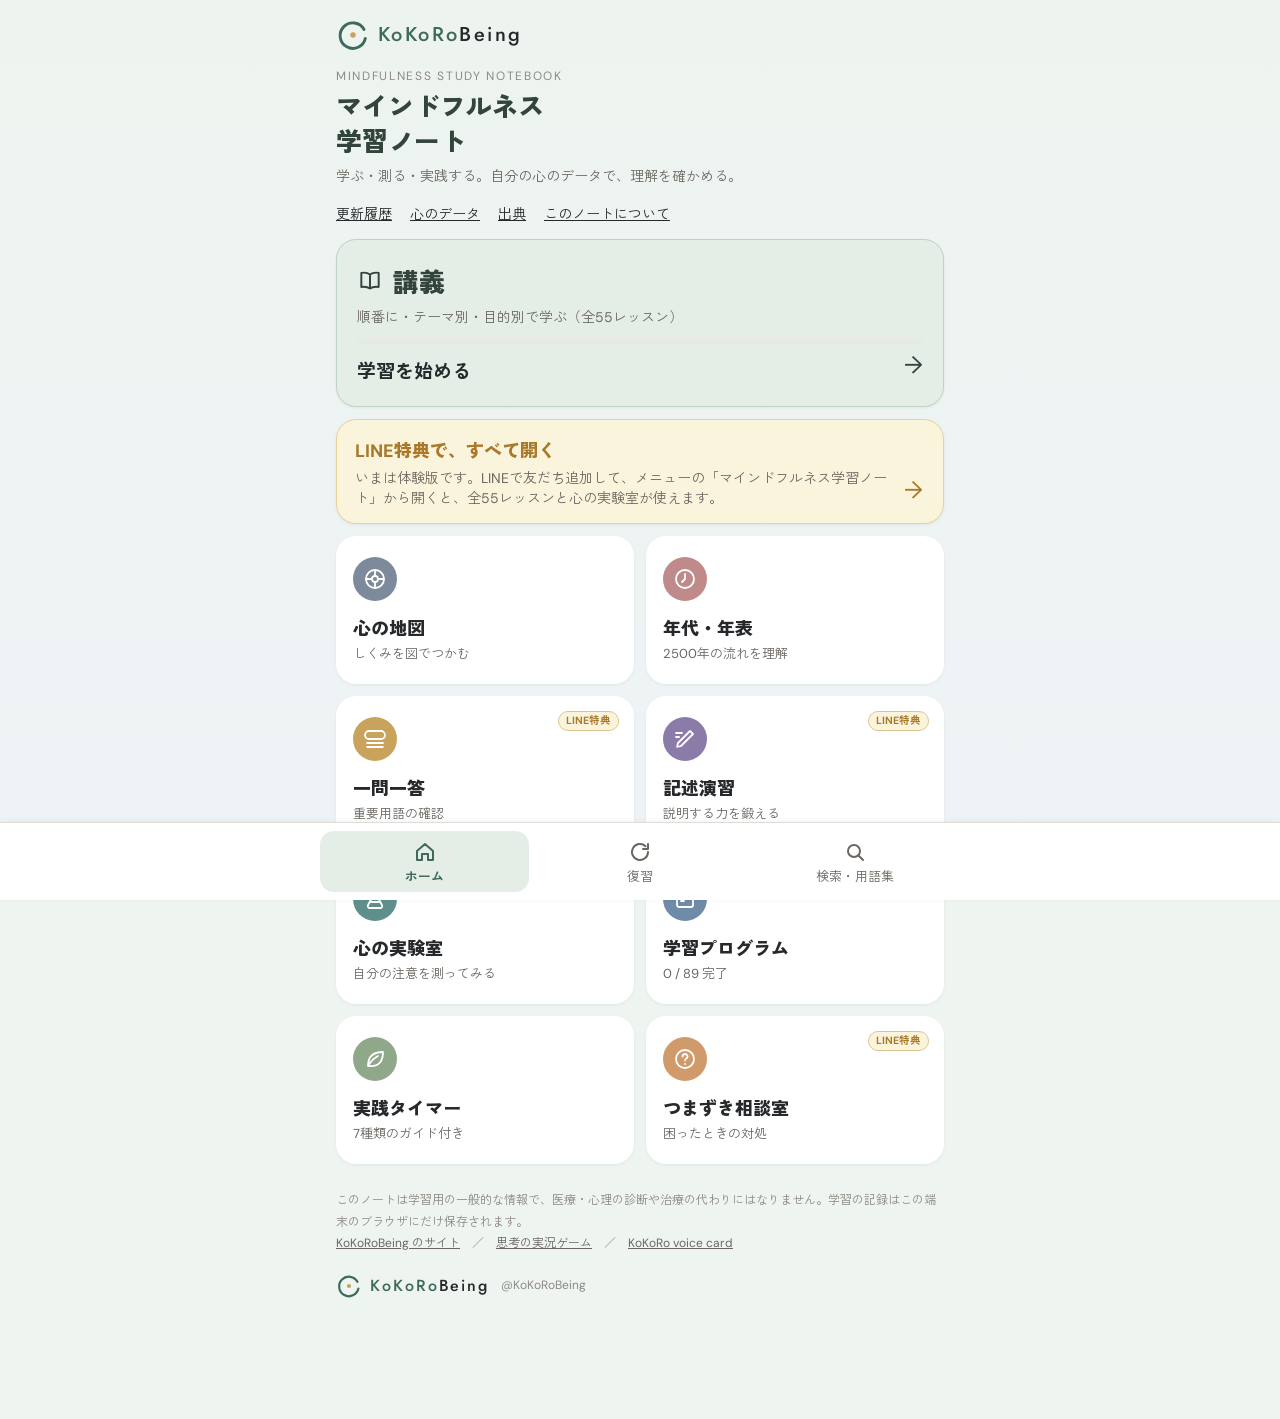
<file: mindfulness.html>
<!DOCTYPE html>
<html lang="ja">
<head>
<meta charset="UTF-8">
<meta name="viewport" content="width=device-width, initial-scale=1.0, viewport-fit=cover">
<meta name="theme-color" content="#EEF4F0">
<title>マインドフルネス学習ノート｜KoKoRoBeing</title>
<meta name="description" content="学ぶ・測る・実践するがつながるマインドフルネス学習アプリ。全55レッスンの講義、心の実験室、8週間プログラム、年表、一問一答、記述演習、実践タイマー。">
<meta property="og:type" content="website">
<meta property="og:title" content="マインドフルネス学習ノート｜KoKoRoBeing">
<meta property="og:site_name" content="KoKoRoBeing">
<meta property="og:url" content="https://sakurajpau.github.io/thought-dump-game/mindfulness.html">
<meta property="og:image" content="https://sakurajpau.github.io/thought-dump-game/ogp-mindfulness.png">
<meta property="og:image:width" content="1200">
<meta property="og:image:height" content="630">
<meta name="twitter:card" content="summary_large_image">
<link rel="canonical" href="https://sakurajpau.github.io/thought-dump-game/mindfulness.html">
<meta property="og:description" content="講義・心の地図・年表・一問一答・記述演習・実践タイマーで、マインドフルネスを基礎から深く学ぶ。">
<style>
  @import url('https://fonts.googleapis.com/css2?family=Noto+Sans+JP:wght@400;500;700;800&family=DM+Sans:wght@300;400;500;700&family=Jost:wght@400;500&family=Zen+Kaku+Gothic+New:wght@400;500;700&display=swap');
  * { margin: 0; padding: 0; box-sizing: border-box; -webkit-tap-highlight-color: transparent; }
  :root {
    --bg: #EEF4F0; --card: #FFFFFF; --card2: #E4EEE7; --line: #E0DDD9; --line2: #BFD3C3;
    --ink: #26292B; --soft: #6B6660; --dim: #8E8983; --accent: #3E6A5A; --accent-bg: #E4EEE7;
    --ok: #3E6A5A; --ng: #A86B5A; --mark: #A9792B; --brown: #33443C; --r: 20px;
  }
  html { background: var(--bg); }
  body {
    font-family: 'DM Sans', 'Zen Kaku Gothic New', 'Noto Sans JP', -apple-system, BlinkMacSystemFont, 'Hiragino Sans', 'Hiragino Kaku Gothic ProN', 'Noto Sans JP', 'Yu Gothic', Meiryo, sans-serif;
    background: linear-gradient(180deg, #EDF4EF 0%, #EEF3F6 100%) fixed; background-color: var(--bg); color: var(--ink); line-height: 1.8; min-height: 100vh;
    padding-bottom: calc(96px + env(safe-area-inset-bottom));
  }
  button, input, textarea, select { font-family: inherit; color: inherit; }
  button { cursor: pointer; }
  #app { max-width: 640px; margin: 0 auto; padding: 18px 16px 24px; }
  .view { animation: fade .25s ease; }
  @keyframes fade { from { opacity: 0; transform: translateY(6px); } to { opacity: 1; transform: none; } }

  .top { display: flex; align-items: center; gap: 10px; margin-bottom: 16px; min-height: 40px; }
  .back { width: 40px; height: 40px; border-radius: 50%; border: 1px solid var(--line); background: var(--card); font-size: 18px; flex: 0 0 auto; }
  .top h1 { font-size: 20px; font-weight: 700; line-height: 1.4; flex: 1; }
  .brand { font-size: 12px; letter-spacing: .14em; color: var(--dim); }
  .home-title { font-size: 26px; font-weight: 800; line-height: 1.35; margin: 2px 0 4px; }
  .lead { color: var(--soft); font-size: 14px; }
  .links { display: flex; gap: 18px; margin: 14px 0 16px; }
  .links button { background: none; border: none; color: var(--ink); text-decoration: underline; font-size: 14px; }

  .hero { display: block; width: 100%; text-align: left; background: var(--card2); border: 1px solid var(--line2); border-radius: var(--r); padding: 22px 20px; margin-bottom: 12px; position: relative; }
  .hero h2 { font-size: 26px; font-weight: 800; display: flex; align-items: center; gap: 10px; }
  .hero p { color: var(--soft); font-size: 14px; margin: 6px 0 12px; }
  .hero .go { font-size: 19px; font-weight: 700; }
  .hero .arrow { position: absolute; right: 20px; bottom: 26px; color: var(--accent); font-size: 24px; }
  .bar { height: 6px; background: #E6E9E4; border-radius: 3px; overflow: hidden; margin: 10px 0 12px; }
  .bar i { display: block; height: 100%; background: var(--accent); border-radius: 3px; }
  .grid { display: grid; grid-template-columns: 1fr 1fr; gap: 12px; }
  .tile { text-align: left; background: var(--card); border: 1px solid var(--line); border-radius: var(--r); padding: 18px 16px; min-height: 148px; }
  .tile svg, .hero svg { width: 26px; height: 26px; stroke: var(--ink); fill: none; stroke-width: 1.8; stroke-linecap: round; stroke-linejoin: round; }
  .tile h3 { font-size: 20px; font-weight: 800; margin: 12px 0 2px; line-height: 1.4; }
  .tile p { color: var(--soft); font-size: 13px; line-height: 1.5; }

  .seg { display: flex; gap: 6px; background: var(--card); border: 1px solid var(--line); border-radius: 14px; padding: 4px; margin-bottom: 14px; }
  .seg button { flex: 1; padding: 9px 4px; border: none; background: none; border-radius: 10px; font-size: 14px; color: var(--soft); }
  .seg button.on { background: var(--accent-bg); color: var(--accent); font-weight: 700; }
  .chips { display: flex; gap: 8px; overflow-x: auto; padding-bottom: 6px; margin-bottom: 12px; scrollbar-width: none; }
  .chips::-webkit-scrollbar { display: none; }
  .chip { flex: 0 0 auto; padding: 7px 14px; border-radius: 999px; border: 1px solid var(--line); background: var(--card); font-size: 13px; color: var(--soft); white-space: nowrap; }
  .chip.on { background: var(--accent-bg); border-color: var(--line2); color: var(--accent); font-weight: 700; }

  .sec { font-size: 13px; color: var(--dim); letter-spacing: .08em; margin: 20px 2px 8px; }
  .box { background: var(--card); border: 1px solid var(--line); border-radius: var(--r); padding: 18px 16px; margin-bottom: 12px; }
  .box h2 { font-size: 18px; font-weight: 700; margin-bottom: 4px; }
  .note { color: var(--soft); font-size: 13.5px; }
  .list { background: var(--card); border: 1px solid var(--line); border-radius: var(--r); overflow: hidden; margin-bottom: 12px; }
  .item { display: flex; align-items: center; gap: 12px; width: 100%; text-align: left; padding: 14px 16px; background: none; border: none; border-bottom: 1px solid var(--line); }
  .item:last-child { border-bottom: none; }
  .item .no { flex: 0 0 34px; font-size: 12px; color: var(--dim); font-variant-numeric: tabular-nums; }
  .item .tt { flex: 1; font-size: 15px; line-height: 1.5; }
  .item .tt small { display: block; color: var(--dim); font-size: 12px; }
  .item .st { font-size: 13px; color: var(--ok); flex: 0 0 auto; }
  .unit-h { padding: 14px 16px; border-bottom: 1px solid var(--line); background: #F5F9F6; }
  .unit-h b { font-size: 16px; } .unit-h span { display: block; font-size: 12.5px; color: var(--soft); }

  .lesson p { font-size: 16px; margin-bottom: 16px; }
  .lesson mark { background: linear-gradient(transparent 58%, #F4E6B0 58%); color: inherit; font-weight: 700; }
  .goal { border-left: 3px solid var(--accent); padding: 4px 0 4px 12px; color: var(--soft); font-size: 14px; margin-bottom: 18px; }
  .points { background: var(--card2); border: 1px solid var(--line2); border-radius: 16px; padding: 14px 16px; margin: 4px 0 16px; }
  .points b { font-size: 12px; letter-spacing: .12em; color: var(--accent); }
  .points li { margin-left: 1.2em; font-size: 14.5px; }
  .terms { display: flex; flex-wrap: wrap; gap: 8px; margin-bottom: 16px; }
  .btn { display: block; width: 100%; padding: 14px; border-radius: 14px; border: 1px solid var(--brown); background: var(--brown); color: #fff; font-size: 15px; font-weight: 500; letter-spacing: .04em; }
  .btn.plain { background: var(--card); border-color: var(--line); color: var(--ink); font-weight: 500; }
  .btn.done { background: #E4EEE7; border-color: #9DBFA5; color: var(--ok); font-weight: 700; }
  .btn:active, .tile:active, .hero:active, .item:active { opacity: .8; }
  .row { display: flex; gap: 8px; margin-top: 10px; } .row .btn { flex: 1; }

  .node { display: flex; gap: 12px; width: 100%; text-align: left; background: var(--card); border: 1px solid var(--line); border-radius: 16px; padding: 14px; }
  .node.on { border-color: var(--line2); background: var(--card2); }
  .node .n { flex: 0 0 30px; height: 30px; border-radius: 50%; background: var(--accent-bg); color: var(--accent); font-weight: 700; display: flex; align-items: center; justify-content: center; font-size: 14px; }
  .node b { font-size: 16px; } .node div p { color: var(--soft); font-size: 14px; display: none; margin-top: 4px; }
  .node.on div p { display: block; }
  .flow { text-align: center; color: var(--dim); font-size: 16px; line-height: 1.6; }

  .tl { position: relative; padding-left: 22px; }
  .tl::before { content: ''; position: absolute; left: 6px; top: 6px; bottom: 6px; width: 2px; background: var(--line); }
  .ev { position: relative; width: 100%; text-align: left; background: none; border: none; padding: 0 0 18px; display: block; }
  .ev::before { content: ''; position: absolute; left: -21px; top: 8px; width: 12px; height: 12px; border-radius: 50%; background: var(--bg); border: 2px solid var(--accent); }
  .ev .y { color: var(--accent); font-weight: 700; font-size: 14px; font-variant-numeric: tabular-nums; }
  .ev .t { font-size: 16px; font-weight: 700; line-height: 1.5; }
  .ev .d { color: var(--soft); font-size: 14px; display: none; margin-top: 2px; }
  .ev.on .d { display: block; }

  .qhead { display: flex; justify-content: space-between; font-size: 13px; color: var(--dim); }
  .qtext { font-size: 17px; font-weight: 700; line-height: 1.7; margin: 10px 0 16px; }
  .opt { display: block; width: 100%; text-align: left; padding: 13px 14px; margin-bottom: 8px; border-radius: 14px; border: 1px solid var(--line); background: var(--card); font-size: 15px; line-height: 1.6; }
  .opt.right { border-color: var(--ok); background: #E4EEE7; } .opt.wrong { border-color: var(--ng); background: #F6E7E3; }
  .ans { background: var(--card2); border-radius: 14px; padding: 14px; margin: 10px 0; font-size: 15px; }
  .ans b { color: var(--mark); font-size: 19px; display: block; }
  .big { font-size: 46px; font-weight: 800; text-align: center; font-variant-numeric: tabular-nums; line-height: 1.3; }
  .center { text-align: center; }

  textarea, input[type=search] { width: 100%; background: #FBFCFB; border: 1px solid var(--line); border-radius: 14px; padding: 13px 14px; font-size: 16px; line-height: 1.7; outline: none; }
  textarea { min-height: 150px; resize: vertical; }
  textarea:focus, input:focus { border-color: var(--line2); }
  .chk { display: flex; gap: 10px; align-items: flex-start; padding: 8px 0; font-size: 14.5px; }
  .chk input { width: 20px; height: 20px; margin-top: 4px; accent-color: #3E6A5A; flex: 0 0 auto; }

  .stage { height: 250px; display: flex; align-items: center; justify-content: center; }
  .circle { width: 112px; height: 112px; border-radius: 50%; background: var(--accent-bg); border: 2px solid var(--accent); display: flex; align-items: center; justify-content: center; text-align: center; font-size: 15px; color: var(--accent); transition: transform 4s ease-in-out; padding: 8px; }
  .circle.in { transform: scale(1.9); transition-duration: 4s; } .circle.out { transform: scale(1); transition-duration: 6s; }
  .guide { min-height: 84px; text-align: center; font-size: 16px; color: var(--ink); padding: 0 6px; }
  .stats { display: grid; grid-template-columns: 1fr 1fr; gap: 10px; margin-bottom: 12px; }
  .stat { background: var(--card); border: 1px solid var(--line); border-radius: 16px; padding: 14px; }
  .stat b { font-size: 26px; font-weight: 800; display: block; line-height: 1.3; } .stat span { font-size: 12.5px; color: var(--soft); }
  .gl { padding: 14px 16px; border-bottom: 1px solid var(--line); } .gl:last-child { border-bottom: none; }
  .gl b { font-size: 16px; } .gl small { color: var(--dim); margin-left: 8px; } .gl p { color: var(--soft); font-size: 14px; }
  .tag { display: inline-block; font-size: 11px; color: var(--accent); border: 1px solid var(--line2); border-radius: 999px; padding: 0 8px; margin-left: 6px; vertical-align: 2px; }
  .empty { color: var(--dim); text-align: center; padding: 22px 0; font-size: 14px; }

  .tap { height: 128px; font-size: 30px; border-radius: 24px; line-height: 1.3; }
  .tap small { display: block; font-size: 13px; font-weight: 500; opacity: .8; }
  .digit { font-size: 104px; font-weight: 800; text-align: center; height: 170px; line-height: 170px; font-variant-numeric: tabular-nums; }
  .lbgrid { display: grid; grid-template-columns: 1fr 1fr; gap: 8px; margin-top: 12px; }
  .lbgrid .btn { padding: 18px 8px; } .lbgrid .btn small { display: block; font-weight: 500; opacity: .75; font-size: 12px; }
  .hb { display: flex; align-items: center; gap: 8px; font-size: 13px; margin: 7px 0; }
  .hb span { flex: 0 0 104px; line-height: 1.4; color: var(--soft); } .hb div { flex: 1; background: #E6E9E4; border-radius: 5px; overflow: hidden; }
  .hb i { display: block; height: 10px; background: var(--accent); border-radius: 5px; min-width: 2px; } .hb em { font-style: normal; flex: 0 0 34px; text-align: right; color: var(--soft); }
  .days { display: flex; align-items: flex-end; gap: 4px; height: 84px; margin-top: 10px; }
  .days i { flex: 1; background: var(--accent); border-radius: 4px 4px 0 0; min-height: 3px; opacity: .9; } .days i.z { background: var(--line); }
  .scale { display: flex; gap: 6px; margin: 8px 0 4px; }
  .scale button { flex: 1; padding: 10px 0; border-radius: 10px; border: 1px solid var(--line); background: #FBFCFB; font-size: 15px; color: var(--soft); }
  .scale button.on { background: var(--accent-bg); border-color: var(--accent); color: var(--accent); font-weight: 700; }
  .scale-l { display: flex; justify-content: space-between; font-size: 11px; color: var(--dim); }
  .fq { padding: 14px 0; border-bottom: 1px solid var(--line); font-size: 15px; } .fq:last-of-type { border-bottom: none; }
  .res b.n { font-size: 40px; font-weight: 800; display: block; line-height: 1.3; font-variant-numeric: tabular-nums; }
  .res p { color: var(--soft); font-size: 14px; margin-top: 6px; }
  svg.chart { display: block; width: 100%; height: auto; }
  .prog-item { display: flex; align-items: center; gap: 12px; padding: 12px 16px; border-bottom: 1px solid var(--line); }
  .prog-item:last-child { border-bottom: none; }
  .prog-item input { width: 22px; height: 22px; accent-color: #3E6A5A; flex: 0 0 auto; }
  .prog-item button { flex: 1; text-align: left; background: none; border: none; font-size: 15px; line-height: 1.5; }
  .prog-item small { display: block; color: var(--dim); font-size: 12px; }
  button.circle { font-family: inherit; }
  .box, .list, .tile, .stat, .node, .hero { box-shadow: 0 1px 3px rgba(0,0,0,.06); }
  .tile, .box, .list, .stat { border-color: transparent; }
  .hero h2, .home-title { color: var(--brown); } .hero .arrow { color: var(--brown); }
  .tile svg { width: 44px; height: 44px; padding: 10px; border-radius: 50%; stroke: #fff; background: #8FA88A; }
  .grid .tile:nth-child(1) svg { background: #7D8A9C; } .grid .tile:nth-child(2) svg { background: #C08A8A; }
  .grid .tile:nth-child(3) svg { background: #C9A35B; } .grid .tile:nth-child(4) svg { background: #8A7BA8; }
  .grid .tile:nth-child(5) svg { background: #5F8F8C; } .grid .tile:nth-child(6) svg { background: #6F8BA8; }
  .grid .tile:nth-child(7) svg { background: #8FA88A; } .grid .tile:nth-child(8) svg { background: #D19A6A; }
  .hero svg { stroke: var(--brown); }
  .brand { font-family: 'DM Sans', sans-serif; }
  .kk { display: flex; align-items: center; gap: 8px; margin-bottom: 14px; }
  .kk-mark { width: 34px; height: 34px; flex: 0 0 auto; }
  .kk-name { font-family: 'Jost', 'DM Sans', sans-serif; font-size: 20px; font-weight: 500; letter-spacing: .12em; color: #26292B; line-height: 1; }
  .kk-name span { color: #3E6A5A; }
  .kk-foot { margin: 18px 0 0; } .kk-foot .kk-mark { width: 26px; height: 26px; } .kk-foot .kk-name { font-size: 16px; } .kk-at { color: var(--dim); font-size: 12px; margin-left: 4px; }
  .tile h3 { font-size: 18px; }
  .mapsvg { max-width: 420px; margin: 0 auto; font-family: inherit; }
  .mn { cursor: pointer; outline: none; } .mn .ring { opacity: 0; transition: opacity .15s; } .mn.on .ring, .mn:focus-visible .ring { opacity: 1; }
  #mapdesc { margin-top: 12px; box-shadow: 0 1px 3px rgba(0,0,0,.06); }
  .lk { position: relative; }
  .item.lk::after, .prog-item .lk::after { content: 'LINE特典'; flex: 0 0 auto; font-size: 10.500px; font-weight: 700; color: var(--mark); border: 1px solid #DCC58A; background: #FBF4DD; border-radius: 999px; padding: 0 7px; line-height: 1.7; margin-left: 6px; }
  .tile.lk::after { content: 'LINE特典'; position: absolute; top: 14px; right: 14px; font-size: 10.500px; font-weight: 700; color: var(--mark); border: 1px solid #DCC58A; background: #FBF4DD; border-radius: 999px; padding: 0 7px; line-height: 1.7; }
  .item.lk .st { display: none; }
  .hero.gift { background: #FBF4DD; border-color: #E6D29A; padding: 16px 44px 16px 18px; } .hero.gift h2, .hero.gift .arrow { color: var(--mark); }
  nav#nav { box-shadow: 0 -1px 6px rgba(0,0,0,.05); }
  nav#nav { position: fixed; left: 0; right: 0; bottom: 0; background: #FFFFFF; border-top: 1px solid var(--line); padding: 8px 8px calc(8px + env(safe-area-inset-bottom)); z-index: 10; }
  nav#nav div { max-width: 640px; margin: 0 auto; display: flex; gap: 6px; }
  nav#nav button { flex: 1; background: none; border: none; border-radius: 14px; padding: 9px 4px 7px; color: var(--soft); font-size: 13px; display: flex; flex-direction: column; align-items: center; gap: 2px; }
  nav#nav button.on { background: var(--accent-bg); color: var(--accent); font-weight: 700; }
  nav#nav svg { width: 24px; height: 24px; stroke: currentColor; fill: none; stroke-width: 2; stroke-linecap: round; stroke-linejoin: round; }
  footer { color: var(--dim); font-size: 12px; margin-top: 26px; line-height: 1.8; }
  footer a { color: var(--soft); }
</style>
</head>
<body>
<div id="app"></div>
<nav id="nav"><div>
  <button data-go="home"><svg viewBox="0 0 24 24"><path d="M4 11l8-7 8 7v9h-5v-6H9v6H4z"/></svg>ホーム</button>
  <button data-go="review"><svg viewBox="0 0 24 24"><path d="M20 12a8 8 0 1 1-2.5-5.8"/><path d="M20 4v5h-5"/></svg>復習</button>
  <button data-go="search"><svg viewBox="0 0 24 24"><circle cx="11" cy="11" r="6"/><path d="M20 20l-4.5-4.5"/></svg>検索・用語集</button>
</div></nav>

<script>
(function () {
'use strict';

/* ================= データ ================= */
var UNITS = [
  ['第1章 基礎', 'マインドフルネスとは何か'],
  ['第2章 歴史', '仏教の瞑想から現代のプログラムへ'],
  ['第3章 心のしくみ', '注意・思考・感情の心理学'],
  ['第4章 脳と科学', '研究でわかったこと、わかっていないこと'],
  ['第5章 実践', '基本の瞑想を身につける'],
  ['第6章 日常と応用', '暮らしの中で使い、安全に続ける']
];
var THEMES = ['理論', '歴史', '心理', '科学', '実践', '日常'];

/* [[ ]] は重要語句 */
var LESSONS = [
{ id: '1-1', u: 0, th: '理論', t: '定義：今この瞬間への気づき', g: '定義を自分の言葉で説明できる', b: [
  '現代でもっとも広く使われるのは、ジョン・カバットジンによる説明です。要約すると[[意図的に、今この瞬間に、評価をせずに注意を向けることで生まれる気づき]]。1994年の著書では「特別な形で注意を払うこと。意図的に、今この瞬間に、評価をせずに」と書かれ、2003年の論文では「気づき」という言葉が加わるなど、表現は著作によって少しずつ違います。',
  '3つの要素に分けて覚えます。①意図的に（たまたまではなく、自分で注意を向ける）、②今この瞬間に（過去の後悔や未来の心配ではなく、今起きていること）、③評価をせずに（良い・悪い、好き・嫌いの判定をいったん脇に置く）。',
  '「マインドフルネス」という言葉は3つの意味で使われます。今まさに気づいている[[状態]]、ふだんから気づきやすいという[[特性]]、そしてそれを育てる[[実践（練習）]]です。会話や文章でどの意味かを区別すると混乱が減ります。',
  '反対の状態は、心ここにあらずの「マインドレス」。体は動いているのに心が別の場所にある[[自動操縦]]の状態です。'],
  p: ['定義は「意図的に・今この瞬間に・評価をせずに」の3点', '状態・特性・実践の3つの意味がある', '反対は自動操縦（マインドレス）'] },
{ id: '1-2', u: 0, th: '理論', t: '2つの柱：注意と態度', g: '注意の調整と受容的な態度の両方が必要な理由を説明できる', b: [
  '2004年、ビショップらの研究グループはマインドフルネスを2つの要素で定義しました。1つ目は[[注意の自己調整]]。注意を今の体験に保ち、それたら戻すはたらきです。',
  '2つ目は[[体験への態度]]。浮かんでくるものに対して、好奇心を持ち、開かれていて、受け入れる姿勢です。',
  '注意だけを鍛えると、不快な体験を「集中の邪魔」として押さえ込む練習になりがちです。逆に態度だけでは、何に気づいているのかがぼやけます。[[集中力のトレーニングと、体験へのやさしい向き合い方はセット]]です。',
  'シャピロらはこれに「意図（なぜ実践するのか）」を加え、意図・注意・態度の3要素（IAAモデル）として整理しました。'],
  p: ['ビショップらの2要素＝注意の自己調整＋好奇心・開放性・受容の態度', '注意だけ、態度だけでは不十分', 'IAAモデル＝意図・注意・態度'] },
{ id: '1-3', u: 0, th: '理論', t: '土台となる7つの態度', g: '7つの態度を挙げ、それぞれの意味を説明できる', b: [
  'カバットジンは著書の中で、実践の土台として7つの態度を挙げています。',
  '①[[評価しない]]：判定している自分に気づく。②[[忍耐]]：物事にはそれぞれの時間があると認める。③[[初心（ビギナーズ・マインド）]]：初めて見るかのように体験する。④[[信頼]]：自分の感覚を信頼する。',
  '⑤[[がんばらない]]：特定の状態に到達しようとしない。⑥[[受容]]：今あるものを、まずあるがままに認める。⑦[[手放す]]：しがみつかず、押しのけもしない。',
  '受容は「あきらめ」や「賛成」ではありません。今の現実を正確に見ることで、次の行動を選べるようになる、という意味です。'],
  p: ['評価しない・忍耐・初心・信頼・がんばらない・受容・手放す', '受容はあきらめではなく、現実を正確に見ること', '態度は「身につける技術」として練習する'] },
{ id: '1-4', u: 0, th: '理論', t: '集中瞑想と観察瞑想', g: '2種類の瞑想スタイルの違いを説明できる', b: [
  '瞑想の方法は大きく2つに分けられます。1つは[[集中瞑想（フォーカスト・アテンション）]]。呼吸など1つの対象に注意を置き、それたら戻します。',
  'もう1つは[[観察瞑想（オープン・モニタリング）]]。対象を1つに決めず、音・感覚・思考など、その瞬間に現れるものを反応せずに観察します。',
  '仏教の用語では、集中で心を静める実践を[[サマタ（止）]]、ありのままを観察する実践を[[ヴィパッサナー（観）]]と呼び、おおまかに対応します。',
  '多くのプログラムは集中瞑想から始めます。注意がある程度安定してから観察瞑想に進むと取り組みやすいためです。'],
  p: ['集中瞑想＝1つの対象に注意を置いて戻す', '観察瞑想＝現れるものを選ばず観察する', 'サマタ（止）とヴィパッサナー（観）におおむね対応'] },
{ id: '1-5', u: 0, th: '理論', t: 'よくある誤解', g: '代表的な誤解を訂正できる', b: [
  '[[「無になること」ではありません。]]考えは浮かんで当たり前で、止める必要はありません。考えが浮かんだと気づけたら、その瞬間がマインドフルです。',
  '[[「リラックス法」でもありません。]]落ち着くことは結果として起こりますが、目的は気づくことです。緊張していれば「緊張がある」と気づくのが実践です。',
  '[[「ポジティブ思考」でもありません。]]不快な感覚や感情を良いものに書き換えるのではなく、そのまま観察します。',
  '「現実逃避」「感情を消す方法」「特定の宗教の実践」というのも誤解です。現代のプログラムは宗教色を除いた心のトレーニングとして作られています。また、万能薬でもありません（第4章）。'],
  p: ['無になる・リラックス・ポジティブ思考とは別のもの', '「それた」と気づくことは失敗ではなく成功', '万能薬ではない'] },

{ id: '2-1', u: 1, th: '歴史', t: 'ルーツ：仏教の「サティ」', g: 'サティと四念処を説明できる', b: [
  'マインドフルネスの語源は、パーリ語の[[サティ（sati）]]です。「気づき」「心にとどめておくこと」という意味で、漢訳は「念」。サンスクリット語ではスムリティといいます。',
  'サティは、ブッダが説いた苦しみを減らすための8つの実践の道[[八正道]]の7番目、[[正念]]にあたります。',
  '実践の具体的な方法は[[『念処経』（サティパッターナ・スッタ）]]にまとめられています。気づきを向ける4つの領域が[[四念処]]です。身（体と呼吸）、受（快・不快・どちらでもないという感じ）、心（心の状態）、法（心に現れる現象とその法則）。',
  '呼吸への気づきは[[入出息念（アーナーパーナサティ）]]と呼ばれ（出入息念、安般念とも書きます）、現代の呼吸瞑想の原型になっています。'],
  p: ['サティ＝パーリ語で「気づき」、漢訳は「念」', '八正道の正念にあたる', '四念処＝身・受・心・法'] },
{ id: '2-2', u: 1, th: '歴史', t: '西洋への伝わり方', g: '19〜20世紀に瞑想が西洋へ広まった流れを説明できる', b: [
  '[[1881年]]、イギリスの仏教学者リス・デイヴィッズがサティの訳語として[[mindfulness]]を用いました。これが英語として定着していきます。',
  'ミャンマーでは20世紀前半にレディ・サヤドーらが、1949年以降はマハーシ・サヤドーらが、出家者でない人にも取り組める形でヴィパッサナー瞑想を広めました。日本からは鈴木大拙が禅を英語で紹介します。',
  '1960〜70年代、アメリカで東洋の瞑想への関心が高まります。[[1970年]]に鈴木俊隆『禅マインド ビギナーズ・マインド』、[[1975年]]にベトナムの禅僧ティク・ナット・ハン『The Miracle of Mindfulness』（邦訳『〈気づき〉の奇跡』）が出版されました。',
  '同じ1975年、アジアで修行したゴールドスタイン、コーンフィールド、サルツバーグが[[インサイト・メディテーション・ソサエティ（IMS）]]を設立。翌1976年にマサチューセッツ州バリーに瞑想センターが開き、西洋人による指導の拠点ができました。'],
  p: ['1881年 リス・デイヴィッズがsatiをmindfulnessと訳す', '1970年代、禅とヴィパッサナーがアメリカに広まる', '1975年 IMS設立（センターは1976年に開く）'] },
{ id: '2-3', u: 1, th: '歴史', t: 'MBSRの誕生（1979年）', g: 'MBSRの成り立ちと構成を説明できる', b: [
  '分子生物学の博士号を持ち、禅やヴィパッサナーを学んでいた[[ジョン・カバットジン]]は、[[1979年]]にマサチューセッツ大学医療センターで「ストレス低減クリニック」を始めました。',
  '対象は、慢性の痛みなど通常の治療だけでは苦しみが残る患者。瞑想を仏教の文脈から切り離し、誰でも参加できる医療の補助プログラムにしたのが[[MBSR（マインドフルネスストレス低減法）]]です。',
  '構成は[[8週間]]。週1回およそ2時間半のグループセッション、途中に1日の集中実践、そして週6日、1日45分以上の自宅練習。内容はボディスキャン、静坐瞑想、マインドフル・ヨーガなどです。',
  '1982年に慢性疼痛患者51人への最初の研究論文が出され（当時のプログラムは10週間）、1990年の著書『Full Catastrophe Living』（邦訳『マインドフルネスストレス低減法』）で一般にも知られるようになりました。'],
  p: ['1979年、カバットジンがマサチューセッツ大学で開始', '8週間・週1回のグループ＋毎日の自宅練習', '宗教色を除いた医療の補助プログラム'] },
{ id: '2-4', u: 1, th: '歴史', t: '心理療法への統合', g: 'MBCT・DBT・ACTの特徴を区別できる', b: [
  '1990年代以降、マインドフルネスは心理療法に組み込まれ、行動療法・認知療法に続く[[「第3世代の認知行動療法」]]と呼ばれる流れを作りました。',
  '[[MBCT（マインドフルネス認知療法）]]：シーガル、ウィリアムズ、ティーズデールが開発。MBSRの構成に認知療法を組み合わせ、[[うつ病の再発予防]]を目的とします。2000年に臨床試験、2002年に治療マニュアルが発表されました。2004年にはイギリスのNICEの診療ガイドラインに取り上げられ、2009年の改訂で、うつ病を3回以上経験した人の再発予防として推奨されています（現在の指針にこの回数の条件はありません）。',
  '[[DBT（弁証法的行動療法）]]：マーシャ・リネハンが1993年に体系化。境界性パーソナリティ障害などを対象に、マインドフルネスを中核スキルの1つとします。',
  '[[ACT（アクセプタンス＆コミットメント・セラピー）]]：スティーブン・ヘイズらが1999年に体系化。思考と距離を取り、不快な体験を受け入れながら、自分の価値に沿って行動することを目指します。'],
  p: ['MBCT＝うつ病の再発予防（シーガルら）', 'DBT＝リネハン、ACT＝ヘイズ', 'まとめて「第3世代の認知行動療法」'] },
{ id: '2-5', u: 1, th: '歴史', t: '社会への広がりと批判', g: '2000年代以降の広がりと、それに対する批判を説明できる', b: [
  '[[2007年]]、グーグルで社内研修「サーチ・インサイド・ユアセルフ（SIY）」が始まり、企業への導入が進みます。学校教育、スポーツ、刑務所、軍などにも広がりました。',
  '[[2014年]]にはアメリカの『TIME』誌が「マインドフル革命」を表紙で特集。2015年にはイギリス議会の超党派グループが、医療・教育・職場・司法での活用を提言する報告書『Mindful Nation UK』を出しました。日本では2013年に日本マインドフルネス学会が設立されています。',
  '一方で批判もあります。倫理や社会への視点を切り落とし、個人のストレス対処や生産性向上の道具として商品化されているという[[「マクマインドフルネス」]]批判です。この言葉は2010年ごろに心理療法家のマイルズ・ニールが使い、2013年のパーサーとロイの記事「マクマインドフルネスを超えて」で広く知られるようになりました。',
  '研究面でも、効果が実際以上に宣伝されているという指摘があります（第4章）。広がりと同時に、質と誠実さが問われる段階に入っています。'],
  p: ['2007年グーグルのSIY、2014年TIME誌の特集', '2013年 日本マインドフルネス学会設立', '商品化への「マクマインドフルネス」批判'] },

{ id: '3-1', u: 2, th: '心理', t: '自動操縦とさまよう心', g: 'マインドワンダリングとは何か、その影響を説明できる', b: [
  '通い慣れた道を歩いていて、気づいたら着いていた。これは[[自動操縦]]の状態です。習慣化された行動は便利ですが、その間、心は別のところにあります。',
  '今していることと関係のないことを考えている状態を[[マインドワンダリング（心のさまよい）]]といいます。',
  '2010年、キリングスワースとギルバートはスマートフォンで約2,250人の日常を調べ、[[回答の46.9％で、今していることとは別のことを考えていた]]と報告しました。さらに、心がさまよっているときは、そうでないときより幸福度が低い傾向がありました。',
  'さまようこと自体は、計画や創造にも役立つ心の自然なはたらきです。問題は、気づかないまま不安や後悔のループに巻き込まれることです。'],
  p: ['自動操縦＝行動と心が別々の状態', '起きている時間の約47％は心がさまよっている（2010年の研究）', '問題は「気づかないまま」巻き込まれること'] },
{ id: '3-2', u: 2, th: '心理', t: '注意の4ステップ', g: '瞑想中に起きる注意のサイクルを説明できる', b: [
  '呼吸瞑想の最中に起きていることは、4つのステップの繰り返しです。①呼吸に[[集中する]]、②心が[[さまよう]]、③さまよっていたと[[気づく]]、④注意を呼吸に[[戻す]]。',
  '2012年、ハーゼンカンプらは瞑想中の脳を調べ、この4つの局面でそれぞれ違う脳のネットワークがはたらくことを示しました。',
  '大事なのは③です。[[「それた」と気づいた瞬間こそ、マインドフルネスが起きている瞬間]]です。筋トレでいえば、ダンベルを持ち上げる1回にあたります。',
  'だから、何度もそれることは失敗ではありません。10回それて10回戻れば、10回分の練習になります。戻すときに自分を責めないことも練習の一部です。'],
  p: ['集中→さまよう→気づく→戻す', '「気づく」瞬間が練習の核心', 'それる回数が多い＝練習の回数が多い'] },
{ id: '3-3', u: 2, th: '心理', t: '反すうと脱中心化', g: '反すうと脱中心化を説明できる', b: [
  '嫌な出来事や自分の欠点について、同じことをぐるぐる考え続けるのが[[反すう]]です。問題解決のように感じられますが、気分の落ち込みを長引かせやすく、うつ病の発症とも関係することが研究で示されています。未来についての繰り返しの考えは「心配」と呼ばれます。',
  'MBCTの理論では、気分が少し落ちたときに否定的な考えのパターンが自動的に動き出すことが、再発の引き金になると考えます。',
  'これに対する鍵が[[脱中心化]]。考えを「事実」や「自分そのもの」ではなく、[[心に浮かんでは消える出来事]]として見ることです。「私はダメだ」ではなく「『私はダメだ』という考えが浮かんでいる」と捉え直します。',
  '考えの中身を変えようとするのではなく、考えとの関係を変える。これが従来の認知療法との違いです。'],
  p: ['反すう＝同じ考えを繰り返し、落ち込みを長引かせる', '脱中心化＝考えを「心の出来事」として見る', '中身ではなく、考えとの関係を変える'] },
{ id: '3-4', u: 2, th: '心理', t: '「すること」と「あること」', g: '2つの心のモードの違いを説明できる', b: [
  '[[することモード（doing）]]は、今の状態と理想の状態を比べ、その差を埋めようとする心のはたらきです。仕事や家事など、外の世界の課題には非常に有効です。',
  'ところが、同じやり方を気分に向けると裏目に出ます。「なぜ私は落ち込んでいるのか」「本当はこうあるべきなのに」と差を見つめ続けることが、反すうを生みます。',
  '[[あることモード（being）]]は、何かを変えようとせず、今の体験をそのまま受け取る状態です。目標に向かうのではなく、今ここにとどまります。',
  'マインドフルネスの練習は、することモードをなくすことではありません。[[今どちらのモードにいるかに気づき、必要に応じて切り替えられる]]ようになることです。'],
  p: ['することモード＝差を埋めようとする（課題解決向き）', 'あることモード＝今の体験をそのまま受け取る', '気づいて切り替えられることが目標'] },
{ id: '3-5', u: 2, th: '心理', t: '二本の矢：痛みと苦しみ', g: '「第二の矢」のたとえと体験の回避を説明できる', b: [
  '仏典に[[二本の矢]]のたとえがあります。体の痛みや嫌な出来事という[[第一の矢]]は誰にでも刺さり、避けられません。',
  'それに対して「なぜ私だけ」「もうおしまいだ」と抵抗し、嘆き、考え続けることが[[第二の矢]]。こちらは自分で自分に刺している矢で、苦しみを何倍にもします。',
  '不快な感覚や感情を感じないように避けたり抑えたりすることを[[体験の回避]]といいます。短期的には楽になりますが、さまざまな心理的な問題と関連することが報告されています（因果関係まではっきりしているわけではありません）。',
  'マインドフルネスが目指すのは、第一の矢をなくすことではなく、第二の矢に気づいて打つのを減らすこと。そのための態度が[[受容（アクセプタンス）]]です。'],
  p: ['第一の矢＝避けられない痛み、第二の矢＝反応が生む苦しみ', '体験の回避はさまざまな心理的問題と関連する', '受容で第二の矢を減らす'] },
{ id: '3-6', u: 2, th: '心理', t: '思考・感情・身体感覚のつながり', g: '体験を要素に分けて観察できる', b: [
  '強い感情に飲み込まれると、体験は1つの大きなかたまりに感じられます。マインドフルネスでは、それを[[思考・感情・身体感覚・行動への衝動]]に分けて観察します。',
  'たとえば、返信が来ない。思考「嫌われたかも」、感情は不安、身体は胸がざわつき肩に力が入る、衝動は何度もスマホを確認したくなる。この4つは互いに強め合います。',
  '要素に分けると、それぞれが[[変化し続ける一時的なもの]]だとわかり、巻き込まれにくくなります。特に身体感覚は「今ここ」にしかないので、注意の錨（いかり）として使えます。',
  '感情に名前をつける[[ラベリング]]も有効です。「不安がある」と言葉にすると、感情の渦の中から一歩外に出られます。2007年のリーバーマンらの研究では、感情を言葉にすると、否定的な画像に対する扁桃体の反応が弱まることが脳画像で示されました。'],
  p: ['体験を思考・感情・身体感覚・衝動に分ける', '4つは互いに強め合う', 'ラベリングで一歩外に出る'] },

{ id: '4-1', u: 3, th: '科学', t: 'デフォルト・モード・ネットワーク', g: 'DMNとマインドフルネスの関係を説明できる', b: [
  '何もしていないときにも、脳は活発にはたらいています。課題に取り組んでいないときに活動が高まる脳の領域のまとまりを[[デフォルト・モード・ネットワーク（DMN）]]といいます。2001年にレイクルらが「脳のデフォルト・モード」という考え方を示し、その後この名前で呼ばれるようになりました。',
  'DMNは、自分についての思考、過去の回想、未来の想像などに関わり、マインドワンダリングと関係が深いと考えられています。',
  '2011年、ブルワーらは、瞑想の経験が長い人では、未経験の人に比べて[[瞑想中にDMNの主要な部位（内側前頭前野と後帯状皮質）の活動が低い]]ことを報告しました。',
  'ただしDMNは悪者ではありません。記憶の整理や計画、他者の気持ちの想像にも必要です。過剰にはたらき続けて反すうにつながることが問題だと考えられています。'],
  p: ['DMN＝何もしていないときに活動が高まる脳のネットワーク', '自己についての思考やマインドワンダリングと関係', '瞑想経験者は未経験者より瞑想中の活動が低い（2011年）'] },
{ id: '4-2', u: 3, th: '科学', t: '脳は変わるのか', g: '脳構造の研究と、その再現性の問題を説明できる', b: [
  '経験によって脳が変化する性質を[[神経可塑性]]といいます。瞑想でも脳が変わるのではないか、という研究が2000年代に注目されました。',
  '2005年、ラザーらは瞑想経験者20人と未経験者15人を比べ、経験者では注意や体の感覚に関わる[[大脳皮質が厚い]]と報告。2011年にはヘルツェルらが、8週間のMBSRを受けた16人で、記憶や感情に関わる[[左の海馬の灰白質の密度が増えた]]と報告し、広く引用されました。',
  'しかし、これらは参加者が少ない研究でした。2022年、クラルらは218人を対象に、より厳密な方法（2つの無作為化比較試験の統合）で調べ、[[8週間のMBSRで脳の構造の変化は確認できなかった]]と報告しています。ただし著者らは、もっと長い訓練なら変化が起こる可能性は残るとしています。',
  '「8週間で脳が変わる」という言い方は、現時点では言い過ぎです。脳のはたらき方（機能）の変化を示す研究はありますが、構造の変化については結論が出ていません。'],
  p: ['2005年ラザー、2011年ヘルツェルの研究が有名', '2022年の大規模試験（218人）では構造変化を再現できず', '「8週間で脳が変わる」は言い過ぎ'] },
{ id: '4-3', u: 3, th: '科学', t: '効果のエビデンス', g: '何に、どの程度の効果が示されているかを説明できる', b: [
  '複数の研究をまとめて分析する[[メタ分析]]が、効果を判断する材料になります。2014年、ゴヤルらは47の臨床試験（3,515人）を分析し、マインドフルネス瞑想のプログラムが[[不安・抑うつ・痛みを改善する中程度のエビデンス]]があると報告しました。',
  '効果の大きさは小〜中程度（8週間時点の効果量は不安0.38、抑うつ0.30、痛み0.33）。一方で、他の積極的な治療（運動、薬、他の心理療法など）より[[優れているという証拠はなかった]]ことも同じ論文で示されています。',
  'うつ病の再発予防では、2016年にカイケンらが9つの試験（1,258人分のデータ）を統合し、MBCTを受けた人は受けなかった人より[[60週以内の再発リスクが約3割低い]]（ハザード比0.69）と報告しました。',
  'まとめると「一定の効果はあるが、特別によく効く魔法ではない」。運動や他の療法と並ぶ、選択肢の1つという位置づけです。'],
  p: ['不安・抑うつ・痛みに中程度のエビデンス（2014年）', '他の治療より優れているとはいえない', 'MBCTはうつ病の再発リスクを下げる（2016年）'] },
{ id: '4-4', u: 3, th: '科学', t: '研究の限界と有害事象', g: '研究の弱点と、起こりうる不調を説明できる', b: [
  '2018年、ヴァン・ダムら15人の研究者は論文[[「Mind the Hype（誇大宣伝に注意）」]]で、マインドフルネス研究の問題点を指摘しました。',
  '主な問題は、①研究によって「マインドフルネス」の定義がばらばら、②測定が本人の回答（質問紙）に頼っている、③研究の方法が弱いものが多い、④有害事象がきちんと調べられていない、の4つです。',
  '瞑想で[[不安の高まり、つらい記憶のよみがえり、現実感がなくなる感じ]]などが起こることがあります。2017年のリンダールらの研究は、瞑想に関連する体験を59種類に整理しました。2021年のブリトンらの研究（96人）では、8週間のプログラムで何らかの不快な体験をした人が58％、生活に支障が出た人が37％、悪い影響が長く続いた人が6〜14％でした。著者らは、この頻度は他の心理療法と同じ程度だとしています。',
  '多くは一時的で軽いものですが、ゼロではありません。「誰にでも安全で、やればやるほど良い」とは言えない、というのが現在の理解です。'],
  p: ['2018年「Mind the Hype」が研究の弱点を指摘', '定義・測定・研究デザイン・有害事象の4つの問題', '不快な体験は珍しくなく、長く続く例も一部にある（2021年）'] },
{ id: '4-5', u: 3, th: '科学', t: 'マインドフルネスを測る', g: '代表的な尺度と5つの側面を説明できる', b: [
  'マインドフルネスは主に質問紙で測定します。代表的なものが2003年の[[MAAS]]で、「気づかないうちに物事をしている」などの項目から、日常での注意深さを測ります。',
  '2006年にベアらが作った[[FFMQ（5因子マインドフルネス質問紙）]]は、5つの側面に分けて測ります。①[[観察]]（感覚や感情に気づく）、②[[描写]]（体験を言葉にする）、③[[意識した行動]]（自動操縦でなく行動する）、④[[判断しない]]（体験を評価しない）、⑤[[反応しない]]（思考や感情に巻き込まれない）。',
  'この5側面は、自分の得意・不得意を知る手がかりになります。たとえば「観察」は得意でも「判断しない」が苦手、という人は少なくありません。',
  'ただし質問紙には限界があります。自分の不注意に気づける人ほど点数が低く出る、という指摘もあります（グロスマン、2008年）。',
  'そこで、行動で測る方法も使われます。呼吸を1から9まで数え続ける[[呼吸カウント課題]]（2014年、レビンソンら）、作業中にランダムな合図で「今、注意はどこにあったか」を尋ねる[[思考プローブ]]、数字が出るたびに押し、特定の数字のときだけ押さない[[持続的注意課題（SART）]]（1997年、ロバートソンら）などです。このノートの「心の実験室」で、短縮版を自分で体験できます。'],
  p: ['MAAS（2003年）とFFMQ（2006年）が代表的', '5側面＝観察・描写・意識した行動・判断しない・反応しない', '自己報告の限界を補うため、行動で測る課題もある'] },

{ id: '5-1', u: 4, th: '実践', t: '始める前に：姿勢と環境', g: '実践の準備と基本姿勢を整えられる', b: [
  '姿勢の基本は[[「背すじは伸びて、力は抜けている」]]。椅子なら浅めに座り、足の裏を床につけます。床に座っても、横になっても構いません。',
  '手は太ももの上に楽に置き、目は閉じるか、斜め下をぼんやり見ます。眠くなりやすい人は目を開けたままがおすすめです。',
  '時間は[[1〜3分の短さから]]で十分です。長さよりも、毎日同じタイミングで行うことを優先します。',
  '静かな場所が理想ですが、完全な静けさは不要です。音が聞こえたら「音がある」と気づくだけ。眠気も、体の痛みも、落ち着かなさも、すべて観察の対象になります。'],
  p: ['背すじは伸びて、力は抜けている', '最初は1〜3分でよい', '雑音や眠気も観察の対象'] },
{ id: '5-2', u: 4, th: '実践', t: '呼吸瞑想', g: '呼吸瞑想の手順と、それたときの対処を説明できる', b: [
  'すべての実践の基本です。①姿勢を整える。②呼吸をコントロールせず、自然にまかせる。③呼吸をいちばん感じやすい場所（鼻先、胸、お腹）を1つ選び、そこに注意を置く。',
  '④吸う息の始まりから終わり、吐く息の始まりから終わりまで、[[感覚の変化]]を追います。⑤別のことを考えていたと気づいたら、「考えていた」と認めて、[[やさしく呼吸に戻します。]]',
  '集中しにくいときは、吐く息に合わせて1から10まで数える[[数息観（すそくかん）]]や、「吸っている」「吐いている」と心の中で言う方法が助けになります。',
  '呼吸は、いつでもどこでも「今」にしかないので、注意の[[錨（アンカー）]]と呼ばれます。呼吸に注意を向けると苦しくなる人は、足の裏や手の感覚、音を錨にしても構いません。'],
  p: ['自然な呼吸の感覚を1か所で観察する', 'それたら認めて、やさしく戻す', '呼吸がつらければ、足の裏や音を錨にする'] },
{ id: '5-3', u: 4, th: '実践', t: 'ボディスキャン', g: 'ボディスキャンの進め方とねらいを説明できる', b: [
  'MBSRで最初に習う実践です。横になるか座って、[[体の各部分に順番に注意を向けていきます。]]',
  '足の指→足の裏→かかと→足首→すね→ひざ→太もも→腰→お腹→胸→背中→手→腕→肩→首→顔→頭、のように移動します。MBSRではおよそ45分かけますが、5〜10分の短い版でも練習になります。',
  '各部分で、温かさ、冷たさ、重さ、しびれ、触れている感じなど、[[今ある感覚をそのまま観察]]します。何も感じなければ「感じない」と気づくだけです。',
  'ねらいは、リラックスすることでも感覚を変えることでもありません。体の信号に気づく力（[[内受容感覚]]への気づき）を育て、注意を移す・とどめる練習をすることです。'],
  p: ['体の各部分を順番に観察する', '感覚を変えようとせず、そのまま気づく', '体の信号に気づく力を育てる'] },
{ id: '5-4', u: 4, th: '実践', t: '歩く瞑想・動きの瞑想', g: '動きながら行う実践の方法を説明できる', b: [
  'じっと座るのが苦手な人に向いています。[[歩く瞑想]]では、数メートルの距離をゆっくり往復します。目的地に着くことは目的ではありません。',
  '注意を置くのは足の感覚。かかとが上がる→足が浮く→前に運ばれる→地面に触れる→体重が移る、という流れを感じます。慣れないうちは「上げる・運ぶ・下ろす」と心の中で言葉を添えます。',
  '[[マインドフル・ヨーガ]]やストレッチも同じです。ポーズの完成度ではなく、伸びている感覚や、限界の手前の感覚を観察します。',
  '通勤の歩行や階段など、ふだんの歩きを数十歩だけ実践に変えることもできます。'],
  p: ['足の感覚を細かく感じながらゆっくり歩く', '着くことではなく、歩くこと自体が目的', '座るのが苦手な人に向く'] },
{ id: '5-5', u: 4, th: '実践', t: '食べる瞑想', g: 'レーズン・エクササイズの手順とねらいを説明できる', b: [
  'MBSRの初回で行う有名な練習が[[レーズン・エクササイズ]]です。レーズン1粒を、初めて見るもののように扱います。',
  '①見る（色、しわ、光の当たり方）、②触る（やわらかさ、べたつき）、③かぐ、④口に入れて噛まずに舌で感じる、⑤ゆっくり噛んで味の変化を感じる、⑥飲み込むときの感覚を追う。',
  '多くの人が「レーズンはこんな味だったのか」と驚きます。ふだんの食事がいかに[[自動操縦]]で行われているかを体験するのがねらいで、[[初心（ビギナーズ・マインド）]]の練習でもあります。',
  '日常では、食事の最初の3口だけ、あるいはお茶の最初の一口だけを、同じように味わいます。'],
  p: ['1粒を五感でていねいに味わう', '自動操縦に気づくための練習', '日常では「最初の3口」から'] },
{ id: '5-6', u: 4, th: '実践', t: '慈悲の瞑想とセルフ・コンパッション', g: '慈悲の瞑想の手順と、セルフ・コンパッションの3要素を説明できる', b: [
  '[[慈悲の瞑想]]（パーリ語でメッター）は、幸せを願う言葉を心の中で繰り返す実践です。「私が安らかでありますように」「私が健やかでありますように」「私の悩みや苦しみがなくなりますように」。',
  '対象を、①自分→②大切な人→③特に好きでも嫌いでもない人→④苦手な人→⑤すべての生きもの、と順に広げていきます。温かい気持ちが湧かなくても構いません。願う意図を向けること自体が練習です。',
  '自分への思いやりを[[セルフ・コンパッション]]といいます。ネフは3つの要素で定義しました。①自分へのやさしさ（自己批判ではなく）、②共通の人間性（苦しみは誰にでもあると知る）、③マインドフルネス（苦しみを大げさにも無視もしない）。',
  '気づきの練習は、ときに自分の欠点ばかりを見つける目になりがちです。やさしさの練習がそのバランスを取ります。'],
  p: ['幸せを願う言葉を、自分から他者へ広げていく', 'セルフ・コンパッション＝自分へのやさしさ・共通の人間性・マインドフルネス', '気づきとやさしさは両輪'] },
{ id: '5-7', u: 4, th: '実践', t: '思考と感情を観察する', g: '思考や感情を対象にした観察の方法を説明できる', b: [
  '呼吸への集中に慣れたら、思考や感情そのものを観察の対象にします。',
  '[[ラベリング]]：浮かんだものに短い名前をつけます。「計画」「心配」「回想」「批判」「イライラ」。中身には入り込まず、種類だけを確認して手放します。',
  'たとえを使う方法もあります。思考を[[空を流れる雲]]、川を流れる葉っぱ、通り過ぎる電車として眺める。自分は空であり、雲ではありません。',
  '強い感情のときは、感情を体のどこで感じているかを探します。胸のつまり、のどの締めつけ、お腹の重さ。その感覚に呼吸を送るようにして、[[波が高まり、やがて引いていく]]のを見守ります。'],
  p: ['ラベリング＝種類の名前だけつけて手放す', '思考を雲や葉っぱのように眺める', '感情は体のどこにあるかを観察する'] },

{ id: '6-1', u: 5, th: '日常', t: 'STOPと3分間呼吸空間法', g: '2つの短い実践の手順を説明できる', b: [
  '忙しい場面で使える短い実践が2つあります。',
  '[[STOP]]は4つの頭文字。S（Stop）いったん止まる。T（Take a breath）ひと呼吸する。O（Observe）体・気持ち・考えを観察する。P（Proceed）自分で選んで次の行動に進む。30秒でできます。',
  '[[3分間呼吸空間法]]はMBCTの中心的な練習で、砂時計の形にたとえられます。①[[気づく]]（広く）：今どんな考え・感情・体の感覚があるか。②[[集める]]（狭く）：注意を呼吸の感覚に集める。③[[広げる]]（再び広く）：注意を体全体、姿勢、表情へ広げる。',
  '決まった時刻に行う方法と、ストレスを感じたときに行う方法があります。まずは1日3回、時間を決めて練習すると、必要なときに使えるようになります。'],
  p: ['STOP＝止まる・呼吸・観察・進む', '3分間呼吸空間法＝気づく→集める→広げる', 'ふだんから練習しておくと、いざというとき使える'] },
{ id: '6-2', u: 5, th: '日常', t: 'RAIN：つらい感情への対応', g: 'RAINの4ステップを説明できる', b: [
  '強い感情に対処するための手順が[[RAIN]]です。瞑想指導者ミシェル・マクドナルドが考案し、タラ・ブラックが広めました。',
  '[[R（Recognize）認識する]]：今、何が起きているかに気づく。「怒りがある」。[[A（Allow）許す]]：消そうとせず、そこにあることを許す。「あってもいい」。',
  '[[I（Investigate）探る]]：好奇心を持って調べる。体のどこで感じるか。何を必要としているか。[[N（Nurture）いたわる]]：自分に思いやりを向ける。胸に手を当てる、やさしい言葉をかける。',
  'もともとのNは「Non-identification（同一化しない）」、つまり感情を自分そのものと見なさないことでした。どちらの意味も、感情に飲み込まれずにいるための視点です。'],
  p: ['R認識する・A許す・I探る・Nいたわる', '消そうとせず、まずあることを許す', '感情＝自分そのものではない'] },
{ id: '6-3', u: 5, th: '日常', t: '聴く・話す', g: 'マインドフルな対話のポイントを説明できる', b: [
  '人の話を聞きながら、私たちはたいてい次に何を言うかを考えています。[[マインドフル・リスニング]]は、相手の言葉、声の調子、表情に注意を向け続ける実践です。',
  'コツは3つ。①途中でさえぎらない。②アドバイスや評価を急がない。③自分の注意が「返事の準備」や別のことに移ったと気づいたら、相手に戻す。',
  '話すときは、言う前のひと呼吸が役に立ちます。感情的なメッセージに即座に返信したくなったら、[[衝動に気づき、反応する前に間（ま）を置く]]。',
  '刺激と反応のあいだには間があり、その間に自分の対応を選ぶ自由がある、という考え方がよく引用されます。反射的な[[反応]]から、選んだ[[対応]]へ。これが人間関係での実践です。'],
  p: ['相手に注意を向け続け、それたら戻す', 'さえぎらない・評価を急がない', '反応する前に間を置く'] },
{ id: '6-4', u: 5, th: '日常', t: '習慣にする', g: '実践を続けるための工夫を説明できる', b: [
  '続けるコツは、[[すでにある習慣に結びつける]]ことです。歯みがきのあと、コーヒーをいれている間、電車に乗ったら、など。「いつ・どこで」を具体的に決めます。',
  '時間は短くて構いません。毎日1分のほうが、週に1回30分より習慣になります。慣れたら少しずつ延ばします。',
  '椅子に座って行う[[フォーマルな実践]]と、日常の動作の中で行う[[インフォーマルな実践]]の両方を持つと続けやすくなります。皿洗い、シャワー、歩行など、毎日する動作を1つ選んで、その間だけ感覚に注意を向けます。',
  'できなかった日があっても、自分を責めずにまた始める。これは、それた注意を呼吸に戻すのと同じ練習です。'],
  p: ['すでにある習慣に結びつける', '長さより頻度', 'フォーマルとインフォーマルの両方'] },
{ id: '6-5', u: 5, th: '日常', t: '眠る前・ストレスの場面で', g: '場面に応じた実践を選べる', b: [
  '[[眠る前]]：布団の中でボディスキャン。眠ろうと努力するのをやめ、体の感覚を足先から順に感じます。途中で眠ってしまって構いません。考えが止まらないときは、吐く息を数えます。',
  '[[緊張する場面の前]]：足の裏が床に触れている感覚に注意を向けます。地面とのつながりを感じる方法で、グラウンディングと呼ばれます。',
  '[[イライラしたとき]]：STOP。体のどこに力が入っているかを確認し、ひと呼吸してから対応を選びます。',
  '[[痛みや不調があるとき]]：痛みそのもの（第一の矢）と、痛みについての考えや抵抗（第二の矢）を分けて観察します。無理はせず、つらければ注意を別の場所に移します。'],
  p: ['眠る前はボディスキャン', '緊張には足の裏（グラウンディング）', '場面ごとに使う実践を決めておく'] },
{ id: '6-6', u: 5, th: '日常', t: '安全に続けるために', g: '注意が必要な場合と、その対処を説明できる', b: [
  '瞑想中に不安が強まったり、つらい記憶がよみがえったりすることがあります。そのときは[[無理に続けず、中断して構いません。]]',
  '対処の例：目を開ける。注意を呼吸から足の裏や周りの音に移す。立って歩く。時間を短くする。これらは「逃げ」ではなく、自分の状態に合わせた賢い調整です。',
  '[[うつ病の症状が重い時期、強いトラウマ体験がある場合、精神科の治療を受けている場合]]は、自己流で長時間行わず、主治医や専門の指導者に相談してから取り組みます。トラウマに配慮した進め方（トラウマ・センシティブ・マインドフルネス）もあります。',
  'マインドフルネスは[[医療や心理療法の代わりではありません。]]眠れない、食べられない、消えてしまいたい気持ちが続くときは、実践で何とかしようとせず、医療機関や相談窓口を頼ってください。'],
  p: ['つらくなったら中断してよい', '治療中・トラウマがある場合は専門家に相談', '医療の代わりではない'] }
];

var PURPOSES = [
  ['まず全体像を知りたい', ['1-1', '1-5', '2-3', '3-2', '5-2']],
  ['ストレスをやわらげたい', ['3-5', '5-3', '6-1', '6-5', '6-4']],
  ['集中力を育てたい', ['1-4', '3-1', '3-2', '5-2', '5-4']],
  ['ぐるぐる考えてしまう', ['3-3', '3-4', '4-1', '5-7', '6-1']],
  ['自分を責めてしまう', ['1-3', '3-5', '5-6', '6-2']],
  ['人間関係に活かしたい', ['3-6', '5-6', '6-3', '6-2']],
  ['科学的な根拠を知りたい', ['4-1', '4-2', '4-3', '4-4', '4-5']],
  ['眠る前に落ち着きたい', ['5-1', '5-3', '6-5']]
];

/* [用語, よみ, 分類, 説明] */
var GLOSS = [
['マインドフルネス', 'まいんどふるねす', '基礎', '意図的に、今この瞬間に、評価をせずに注意を向けることで生まれる気づき。'],
['自動操縦', 'じどうそうじゅう', '基礎', '体は動いているのに、心が別のところにある状態。オートパイロット。'],
['初心', 'しょしん', '基礎', '物事を初めて見るかのように体験する態度。ビギナーズ・マインド。'],
['受容', 'じゅよう', '基礎', '今ある体験を、変えようとする前にまずあるがままに認めること。アクセプタンス。'],
['7つの態度', 'ななつのたいど', '基礎', 'カバットジンが挙げた実践の土台。評価しない・忍耐・初心・信頼・がんばらない・受容・手放す。'],
['集中瞑想', 'しゅうちゅうめいそう', '基礎', '呼吸など1つの対象に注意を置き、それたら戻す瞑想。フォーカスト・アテンション。'],
['観察瞑想', 'かんさつめいそう', '基礎', '対象を1つに決めず、現れる体験を反応せずに観察する瞑想。オープン・モニタリング。'],
['IAAモデル', 'あいえーえーもでる', '基礎', 'シャピロらによるマインドフルネスの3要素。意図・注意・態度。'],
['サティ', 'さてぃ', '歴史', 'マインドフルネスの語源となったパーリ語。「気づき」「心にとどめること」。漢訳は「念」。'],
['八正道', 'はっしょうどう', '歴史', 'ブッダが説いた、苦しみを減らすための8つの実践の道。その7番目が正念。'],
['正念', 'しょうねん', '歴史', '八正道の7番目。正しい気づき。サティにあたる。'],
['四念処', 'しねんじょ', '歴史', '気づきを向ける4つの領域。身・受・心・法。'],
['念処経', 'ねんじょきょう', '歴史', '気づきの実践方法をまとめた仏典。サティパッターナ・スッタ。'],
['入出息念', 'にゅうしゅつそくねん', '歴史', '呼吸への気づきの実践。アーナーパーナサティ。出入息念、安般念とも書く。現代の呼吸瞑想の原型。'],
['サマタ', 'さまた', '歴史', '1つの対象に集中して心を静める瞑想。漢訳は「止」。'],
['ヴィパッサナー', 'ゔぃぱっさなー', '歴史', '体験をありのままに観察する瞑想。漢訳は「観」。'],
['リス・デイヴィッズ', 'りすでいゔぃっず', '歴史', '1881年にサティを英語のmindfulnessと訳したイギリスの仏教学者。'],
['ティク・ナット・ハン', 'てぃくなっとはん', '歴史', 'ベトナム出身の禅僧。1975年の著書『The Miracle of Mindfulness』（邦訳『〈気づき〉の奇跡』）などで西洋に実践を広めた。'],
['ジョン・カバットジン', 'じょんかばっとじん', '歴史', '1979年にマサチューセッツ大学でMBSRを始めた人物。'],
['MBSR', 'えむびーえすあーる', '歴史', 'マインドフルネスストレス低減法。1979年開始の8週間のグループプログラム。'],
['MBCT', 'えむびーしーてぃー', '歴史', 'マインドフルネス認知療法。シーガル、ウィリアムズ、ティーズデールが開発。うつ病の再発予防が目的。'],
['DBT', 'でぃーびーてぃー', '歴史', '弁証法的行動療法。リネハンが体系化。マインドフルネスを中核スキルの1つとする。'],
['ACT', 'あくと', '歴史', 'アクセプタンス＆コミットメント・セラピー。ヘイズらが体系化。受容と価値に沿った行動を重視する。'],
['第3世代の認知行動療法', 'だいさんせだいのにんちこうどうりょうほう', '歴史', 'マインドフルネスや受容を取り入れた心理療法の総称。MBCT、DBT、ACTなど。'],
['マクマインドフルネス', 'まくまいんどふるねす', '歴史', '倫理や社会的視点を欠いたまま商品化されたマインドフルネスへの批判的な呼び名。マイルズ・ニールが使い、パーサーとロイの2013年の記事で広まった。'],
['マインドワンダリング', 'まいんどわんだりんぐ', '心理', '今していることと関係のないことを考えている状態。心のさまよい。'],
['反すう', 'はんすう', '心理', '嫌な出来事や自分の欠点について、同じ考えを繰り返し続けること。'],
['脱中心化', 'だつちゅうしんか', '心理', '考えや感情を事実や自分そのものではなく、心に浮かぶ一時的な出来事として見ること。'],
['することモード', 'することもーど', '心理', '今の状態と理想の差を埋めようとする心のはたらき。doingモード。'],
['あることモード', 'あることもーど', '心理', '何かを変えようとせず、今の体験をそのまま受け取る心の状態。beingモード。'],
['二本の矢', 'にほんのや', '心理', '避けられない痛み（第一の矢）と、それへの反応が生む苦しみ（第二の矢）を区別する仏典のたとえ。'],
['体験の回避', 'たいけんのかいひ', '心理', '不快な思考・感情・感覚を感じないように避けたり抑えたりすること。'],
['ラベリング', 'らべりんぐ', '心理', '浮かんだ思考や感情に「心配」「怒り」など短い名前をつけること。'],
['セルフ・コンパッション', 'せるふこんぱっしょん', '心理', '自分への思いやり。ネフによる3要素は、自分へのやさしさ・共通の人間性・マインドフルネス。'],
['デフォルト・モード・ネットワーク', 'でふぉるともーどねっとわーく', '科学', '課題に取り組んでいないときに活動が高まる脳領域のまとまり。DMN。もとになる考え方は2001年にレイクルらが示した。'],
['神経可塑性', 'しんけいかそせい', '科学', '経験によって脳の構造やはたらきが変化する性質。'],
['内受容感覚', 'ないじゅようかんかく', '科学', '心拍、呼吸、空腹など、体の内側の状態を感じ取る感覚。'],
['メタ分析', 'めたぶんせき', '科学', '複数の研究結果を統計的にまとめて分析する方法。'],
['FFMQ', 'えふえふえむきゅー', '科学', '5因子マインドフルネス質問紙。観察・描写・意識した行動・判断しない・反応しないの5側面を測る。'],
['MAAS', 'まーす', '科学', '2003年に作られた、日常での注意深さを測る質問紙。'],
['Mind the Hype', 'まいんどざはいぷ', '科学', '2018年にヴァン・ダムらが発表した、マインドフルネス研究の問題点を指摘した論文。'],
['呼吸カウント課題', 'こきゅうかうんとかだい', '科学', '呼吸を1から9まで数え続け、その正確さでマインドフルネスを行動として測る課題。2014年にレビンソンらが妥当性を報告。'],
['思考プローブ', 'しこうぷろーぶ', '科学', '作業中にランダムな合図を出し、その瞬間の注意の状態を答えてもらうことで、マインドワンダリングを測る方法。'],
['SART', 'さーと', '科学', '持続的注意課題。数字が出るたびに押し、特定の数字だけ押さない。押してしまう誤りが不注意の指標になる。'],
['有害事象', 'ゆうがいじしょう', '科学', '実践に伴って起こる望ましくない体験。不安の高まり、つらい記憶のよみがえりなど。'],
['呼吸瞑想', 'こきゅうめいそう', '実践', '自然な呼吸の感覚に注意を置き、それたら気づいて戻す基本の実践。'],
['数息観', 'すそくかん', '実践', '呼吸を数えることで注意を保つ方法。禅で用いられる。'],
['錨', 'いかり', '実践', '注意を戻す先として決めておく対象。呼吸、足の裏、音など。アンカー。'],
['ボディスキャン', 'ぼでぃすきゃん', '実践', '体の各部分に順番に注意を向け、感覚を観察する実践。'],
['歩く瞑想', 'あるくめいそう', '実践', '足の感覚や体の動きに注意を向けながらゆっくり歩く実践。'],
['レーズン・エクササイズ', 'れーずんえくささいず', '実践', 'レーズン1粒を五感でていねいに味わう練習。MBSRの初回で行う。'],
['慈悲の瞑想', 'じひのめいそう', '実践', '自分や他者の幸せを願う言葉を心の中で繰り返す実践。メッター。'],
['STOP', 'すとっぷ', '応用', 'Stop・Take a breath・Observe・Proceedの頭文字。短時間で行う実践。'],
['3分間呼吸空間法', 'さんぷんかんこきゅうくうかんほう', '応用', '気づく→呼吸に集める→体全体に広げる、の3段階で行うMBCTの短い練習。'],
['RAIN', 'れいん', '応用', 'つらい感情に対応する4ステップ。認識する・許す・探る・いたわる。'],
['グラウンディング', 'ぐらうんでぃんぐ', '応用', '足の裏など、地面や体の接触感覚に注意を向けて落ち着きを取り戻す方法。'],
['マインドフル・リスニング', 'まいんどふるりすにんぐ', '応用', '相手の言葉や様子に注意を向け続け、それたら戻す聴き方。'],
['フォーマルな実践', 'ふぉーまるなじっせん', '応用', '時間を決めて座るなど、瞑想のための時間を取って行う実践。'],
['インフォーマルな実践', 'いんふぉーまるなじっせん', '応用', '皿洗いや歩行など、日常の動作の中で行う実践。']
];
var CATS = ['基礎', '歴史', '心理', '科学', '実践', '応用'];

/* [年(表示), 並び順, 区分, 出来事, 説明, 年代クイズに使うか] */
var TIMELINE = [
['紀元前5世紀ごろ', -450, '源流', 'ブッダがサティ（気づき）の実践を説く', '八正道の「正念」として位置づけられ、『念処経』に四念処（身・受・心・法）がまとめられた。', 0],
['1881年', 1881, '伝来', 'リス・デイヴィッズがsatiを「mindfulness」と英訳', 'イギリスの仏教学者による訳語が、のちに英語として定着する。', 1],
['20世紀前半〜半ば', 1930, '伝来', 'ミャンマーで在家向けのヴィパッサナー瞑想が広まる', 'レディ・サヤドーらが先駆けとなり、1949年以降はマハーシ・サヤドーがヤンゴンの瞑想センターを拠点に広めた。', 0],
['1970年', 1970, '伝来', '鈴木俊隆『禅マインド ビギナーズ・マインド』', 'アメリカで禅を指導した鈴木俊隆の講話集。「初心」の考え方を広めた。', 1],
['1975年', 1975, '伝来', 'ティク・ナット・ハン『The Miracle of Mindfulness』', '日常の動作の中での気づきを、やさしい言葉で西洋に紹介した。邦訳は『〈気づき〉の奇跡』。', 1],
['1975年', 1975.5, '伝来', 'インサイト・メディテーション・ソサエティ（IMS）設立', 'ゴールドスタイン、コーンフィールド、サルツバーグが設立。マサチューセッツ州バリーの瞑想センターは1976年2月に開いた。', 0],
['1979年', 1979, '医療・心理', 'カバットジンがMBSRを開始', 'マサチューセッツ大学医療センターにストレス低減クリニックを開設。', 1],
['1982年', 1982, '医療・心理', 'MBSRの最初の研究論文', '慢性の痛みを持つ患者51人への効果を報告した。当時のプログラムは10週間。', 0],
['1990年', 1990, '医療・心理', '『Full Catastrophe Living』出版', 'カバットジンによるMBSRの解説書。邦訳は『マインドフルネスストレス低減法』。', 1],
['1993年', 1993, '医療・心理', 'リネハンがDBTを体系化', '弁証法的行動療法の治療マニュアルを出版。', 1],
['1999年', 1999, '医療・心理', 'ヘイズらがACTを体系化', 'アクセプタンス＆コミットメント・セラピーの最初の本を出版。', 1],
['2000年', 2000, '医療・心理', 'MBCTの最初の臨床試験', 'ティーズデールらが、うつ病を繰り返した人の再発を減らす効果を報告。', 0],
['2002年', 2002, '医療・心理', 'MBCTの治療マニュアル出版', 'シーガル、ウィリアムズ、ティーズデールによる。', 1],
['2004年', 2004, '医療・心理', 'イギリスNICEの診療ガイドラインにMBCTが載る', 'うつ病の再発予防の選択肢として取り上げられた。2009年の改訂で、3回以上経験した人への推奨が明記された。', 1],
['2004年', 2004.5, '研究', 'ビショップらが2要素の定義を提案', '注意の自己調整と、好奇心・開放性・受容の態度。', 0],
['2005年', 2005, '研究', 'ラザーらが瞑想経験者の大脳皮質の厚みを報告', '経験者20人と未経験者15人の比較。脳構造と瞑想の関係に注目が集まるきっかけになった。', 0],
['2007年', 2007, '社会', 'グーグルで「サーチ・インサイド・ユアセルフ」開始', '企業研修への導入が広がるきっかけになった。', 1],
['2010年', 2010, '研究', '「さまよう心は不幸な心」研究', 'キリングスワースとギルバートが成人2,250人を調べ、回答の46.9％で心がさまよっていたと報告。', 1],
['2011年', 2011, '研究', 'ヘルツェルらの海馬研究／ブルワーらのDMN研究', '8週間のMBSR後の灰白質の変化、瞑想経験者のDMN活動の低さが報告された。', 0],
['2013年', 2013, '社会', '日本マインドフルネス学会設立', '日本での研究と実践の交流の場ができる。', 0],
['2014年', 2014, '社会', '『TIME』誌が「マインドフル革命」を特集', '2月3日号の表紙。同じ年、ゴヤルらのメタ分析（47試験・3,515人）が不安・抑うつ・痛みへの中程度のエビデンスを報告。', 1],
['2015年', 2015, '社会', 'イギリス議会の報告書『Mindful Nation UK』', '医療・教育・職場・司法での活用を提言。', 0],
['2016年', 2016, '研究', 'MBCTの再発予防効果を統合分析で確認', 'カイケンらが9つの試験を統合し、60週以内の再発リスクの低下（ハザード比0.69）を報告。', 0],
['2021年', 2021, '研究', '有害事象を体系的に測定した研究', 'ブリトンらが96人を調べ、不快な体験58％、生活への支障37％、長く続く悪影響6〜14％と報告。', 0],
['2018年', 2018, '研究', '論文「Mind the Hype」', 'ヴァン・ダムら15人の研究者が、定義・測定・研究デザイン・有害事象の問題を指摘。', 1],
['2022年', 2022, '研究', '大規模試験で脳構造の変化を再現できず', 'クラルらが218人を対象とした試験で、8週間のMBSRによる脳の構造変化は確認できなかったと報告。', 0]
];
var ERAS = ['源流', '伝来', '医療・心理', '研究', '社会'];

var MAPS = [
{ t: '注意のサイクル', s: '瞑想中に繰り返される4つの局面', loop: 1, n: [
  ['集中する', '呼吸などの対象に注意を置いている状態。長く続かなくて当たり前です。'],
  ['さまよう', '気づかないうちに、計画や回想や心配へ注意が移る。デフォルト・モード・ネットワークがはたらいている状態と考えられます。'],
  ['気づく', '「あ、考えていた」と気づく瞬間。ここがマインドフルネスの核心で、練習の「1回」にあたります。'],
  ['戻す', '自分を責めず、注意をやさしく対象に戻す。戻し方の態度も練習の一部です。']] },
{ t: '体験の4要素', s: '感情のかたまりを分けて観察する', n: [
  ['思考', '頭に浮かぶ言葉やイメージ。「嫌われたかも」「失敗する」。事実ではなく、心の出来事として扱います。'],
  ['感情', '不安、怒り、悲しみ、喜びなど。名前をつける（ラベリング）と距離が取れます。'],
  ['身体感覚', '胸のざわつき、肩のこわばり、胃の重さ。「今ここ」にしかないので、注意の錨になります。'],
  ['行動への衝動', '逃げたい、言い返したい、スマホを見たい。衝動に気づくと、行動を選ぶ余地が生まれます。']] },
{ t: '二本の矢', s: '痛みが苦しみに変わるまで', n: [
  ['出来事', '体の痛み、失敗、批判、別れ。生きていれば必ず起こること。'],
  ['第一の矢', '出来事そのものがもたらす、避けられない痛みや不快感。'],
  ['反応', '「なぜ私だけ」「もうだめだ」という抵抗、自己批判、反すう、体験の回避。'],
  ['第二の矢', '反応が上乗せする苦しみ。自分で刺している矢なので、気づけば減らせます。マインドフルネスがはたらきかけるのはここです。']] },
{ t: 'ストレスへの反応と対応', s: '刺激と行動のあいだに間を作る', n: [
  ['きっかけ', '締め切り、きつい言葉、渋滞など、ストレスのもとになる刺激。'],
  ['自動的な反応', '体が緊張し、いつものパターン（怒る、黙り込む、食べ過ぎるなど）が動き出す。'],
  ['気づきの間（ま）', 'STOPやひと呼吸で、今の体・感情・考えに気づく。ここで自動操縦がいったん止まります。'],
  ['選んだ対応', '反射ではなく、自分で選んだ行動。結果は同じでも、選んだという感覚が違いを生みます。']] },
{ t: '四念処', s: '仏教で気づきを向ける4つの領域', n: [
  ['身（しん）', '体と呼吸。姿勢、動作、呼吸への気づき。現代の呼吸瞑想やボディスキャンにつながります。'],
  ['受（じゅ）', '体験に伴う「快・不快・どちらでもない」という感じ。反応が起こる手前の段階です。'],
  ['心（しん）', '心の状態。怒りがあるか、落ち着いているか、散らかっているか。'],
  ['法（ほう）', '心に現れる現象と、その法則。物事がどう生じ、どう消えるかの観察。']] },
{ t: 'マインドフルネスの系譜', s: '2500年の流れを一望する', n: [
  ['初期仏教', '紀元前5世紀ごろ。サティ（気づき）、八正道、四念処。'],
  ['上座部仏教・禅', 'ヴィパッサナー瞑想（東南アジア）と禅（東アジア）として受け継がれ、20世紀に西洋へ。'],
  ['MBSR', '1979年、カバットジンが宗教色を除いた8週間プログラムとして医療に導入。'],
  ['心理療法', 'MBCT、DBT、ACT。「第3世代の認知行動療法」として発展。'],
  ['社会への広がり', '企業、学校、スポーツへ。同時に商品化への批判や、研究の質への反省も進む。']] }
];

var ESSAYS = [
{ q: 'マインドフルネスの定義を、3つの要素を挙げて説明しなさい。', len: '80〜120字', m: 'マインドフルネスとは、意図的に、今この瞬間に、評価をせずに注意を向けることで生まれる気づきである。自分で注意を向け、過去や未来ではなく今の体験にとどまり、良い悪いの判定をいったん脇に置くことが要点となる。', c: ['「意図的に」に触れている', '「今この瞬間に」に触れている', '「評価をせずに」に触れている'] },
{ q: '「瞑想中に雑念が浮かぶのは失敗である」という考えが誤りである理由を説明しなさい。', len: '100〜150字', m: '瞑想は、集中する、心がさまよう、さまよいに気づく、注意を戻すという4つの局面の繰り返しである。さまよいに気づいた瞬間こそマインドフルネスが起きている瞬間であり、それるたびに気づいて戻すことが練習そのものになる。したがって雑念は失敗ではなく、練習の機会である。', c: ['注意のサイクル（集中→さまよう→気づく→戻す）に触れている', '「気づく」瞬間が核心だと述べている', '自分を責めずに戻すことに触れている'] },
{ q: 'MBSRとMBCTの違いを、開発者・対象・目的の点から説明しなさい。', len: '120〜180字', m: 'MBSRは1979年にカバットジンがマサチューセッツ大学で始めた8週間のプログラムで、慢性の痛みやストレスを抱える人を対象に、ストレスの低減を目的とする。MBCTはシーガル、ウィリアムズ、ティーズデールがMBSRに認知療法を組み合わせて開発したもので、うつ病を繰り返した人を対象に、再発の予防を目的とする。', c: ['MBSR＝カバットジン、1979年', 'MBSRの対象・目的（痛みやストレスの低減）', 'MBCT＝シーガル、ウィリアムズ、ティーズデール', 'MBCTの目的（うつ病の再発予防）'] },
{ q: '「二本の矢」のたとえを用いて、マインドフルネスが苦しみを減らすしくみを説明しなさい。', len: '120〜180字', m: '痛みや嫌な出来事という第一の矢は避けられない。しかし、それに抵抗したり、自分を責めたり、繰り返し考え続けたりすることで、第二の矢という上乗せの苦しみが生まれる。マインドフルネスは、第一の矢をそのまま受け入れつつ、自分の反応に気づくことで、第二の矢を打つことを減らす。', c: ['第一の矢＝避けられない痛み', '第二の矢＝反応が生む苦しみ', 'マインドフルネスが減らすのは第二の矢だと述べている', '受容や気づきに触れている'] },
{ q: '反すうとは何かを述べ、脱中心化がそれにどう役立つかを説明しなさい。', len: '120〜180字', m: '反すうとは、嫌な出来事や自分の欠点について同じ考えを繰り返し続けることで、気分の落ち込みを長引かせやすい。脱中心化は、考えを事実や自分そのものではなく、心に浮かんでは消える出来事として見ることである。考えの中身と争わずに距離を取れるため、反すうの連鎖に巻き込まれにくくなる。', c: ['反すうの定義', '反すうが落ち込みを長引かせること', '脱中心化の定義（考えを心の出来事として見る）', '考えとの「関係」を変える点に触れている'] },
{ q: 'マインドフルネスの効果について、科学的にいえることと、いえないことを説明しなさい。', len: '150〜200字', m: 'メタ分析では、マインドフルネス瞑想のプログラムが不安・抑うつ・痛みを改善する中程度のエビデンスがあり、MBCTはうつ病の再発リスクを下げることが示されている。一方、他の積極的な治療より優れているという証拠はない。また、8週間で脳の構造が変わるという報告は大規模な試験で再現されておらず、不安の高まりなどの有害事象も報告されている。万能ではなく、選択肢の1つと考えるのが妥当である。', c: ['不安・抑うつ・痛みへの中程度のエビデンス', 'MBCTの再発予防効果', '他の治療より優れているとはいえない', '脳構造の変化は再現されていない、または有害事象に触れている'] },
{ q: '「することモード」と「あることモード」の違いを説明し、することモードが気分に対しては裏目に出る理由を述べなさい。', len: '120〜180字', m: 'することモードは、今の状態と理想の状態の差を埋めようとする心のはたらきで、外の世界の課題解決には有効である。あることモードは、何かを変えようとせず今の体験をそのまま受け取る状態である。することモードを気分に向けると、理想とのずれを見つめ続けることになり、反すうを生んで落ち込みを強めてしまう。', c: ['することモードの定義（差を埋める）', 'あることモードの定義（そのまま受け取る）', '気分に向けると反すうにつながること'] },
{ q: '3分間呼吸空間法の3つの段階を説明しなさい。', len: '80〜120字', m: '第1段階では、今ある考え・感情・体の感覚に広く気づく。第2段階では、注意を呼吸の感覚に集める。第3段階では、注意を体全体へと再び広げる。広い→狭い→広いという注意の動きから、砂時計にたとえられる。', c: ['①気づく', '②呼吸に集める', '③体全体に広げる'] },
{ q: 'セルフ・コンパッションの3つの要素を挙げ、マインドフルネスの実践になぜ必要かを説明しなさい。', len: '120〜180字', m: 'セルフ・コンパッションは、自分へのやさしさ、苦しみは誰にでもあるという共通の人間性の理解、苦しみを大げさにも無視もしないマインドフルネスの3要素からなる。気づきの練習だけでは自分の欠点を見つけて責める方向に傾きやすいため、気づいたものをやさしく受けとめる態度が必要になる。', c: ['自分へのやさしさ', '共通の人間性', 'マインドフルネス', '自己批判に傾かないために必要だと述べている'] },
{ q: 'マインドフルネスを安全に実践するための注意点を説明しなさい。', len: '100〜150字', m: '瞑想中に不安が強まったり、つらい記憶がよみがえったりした場合は、無理に続けず中断する。目を開ける、注意を足の裏や音に移すなどの調整が有効である。うつ病の症状が重い時期やトラウマがある場合、治療中の場合は、専門家に相談してから取り組む。マインドフルネスは医療の代わりにはならない。', c: ['つらいときは中断してよい', '注意の対象を変えるなどの調整', '治療中・トラウマがある場合は専門家に相談', '医療の代わりではない'] }
];

var PRACTICES = [
  { k: 'breath', t: '呼吸瞑想', s: '円に合わせて、吸う4秒・吐く6秒', pace: 1, g: ['姿勢を整えます。背すじは伸びて、力は抜けています。', '呼吸を感じやすい場所を1つ選び、そこに注意を置きます。', '考えごとに気づいたら、「考えていた」と認めて、呼吸に戻ります。', '何度それても大丈夫です。戻るたびに練習になっています。', '最後に、体全体に注意を広げます。'] },
  { k: 'body', t: 'ボディスキャン', s: '足先から頭まで、順番に感じる', g: ['両足の指、足の裏、かかとの感覚に注意を向けます。', '足首、すね、ふくらはぎ、ひざへ。', '太もも、腰、椅子や床に触れている感覚へ。', 'お腹。呼吸に合わせた動きを感じます。', '胸、背中、肩甲骨のあたりへ。', '両手の指、手のひら、腕、肩へ。', '首、あご、口のまわり、目のまわり、額へ。', '頭のてっぺんまで来たら、体全体を1つとして感じます。'] },
  { k: 'metta', t: '慈悲の瞑想', s: '幸せを願う言葉を広げていく', g: ['自分に向けて。「私が安らかでありますように。私が健やかでありますように。」', '大切な人を思い浮かべて。「あなたが安らかでありますように。健やかでありますように。」', '好きでも嫌いでもない人（店員さん、近所の人）を思い浮かべて、同じ言葉を。', '少しだけ苦手な人を思い浮かべて。難しければ、自分に戻って構いません。', 'すべての生きものへ。「生きとし生けるものが、安らかでありますように。」'] },
  { k: 'space', t: '3分間呼吸空間法', s: '気づく→集める→広げる', fix: 3, g: ['気づく：今、どんな考えがありますか。どんな気持ちですか。体にはどんな感覚がありますか。', '集める：注意を呼吸に集めます。お腹がふくらみ、へこむ感覚を追います。', '広げる：注意を体全体へ広げます。姿勢、表情、体全体が呼吸しているのを感じます。'] },
  { k: 'free', t: '静かなタイマー', s: 'ガイドなしで座る', g: ['注意の錨を1つ決めて、座ります。'] }
];

var LAB = [
  { k: 'bc', t: '呼吸カウント課題', s: '呼吸を数え続けられるかを測る', m: [1, 3, 5],
    how: ['自然な呼吸のまま、吐く息を1から9まで心の中で数えます。', '1〜8回目は「息」、9回目は「9」のボタンを押します。押したらまた1から。', '数がわからなくなったら、正直に「数え直す」を押します。画面に今の数は表示されません。'],
    about: '2014年にレビンソンらが、マインドフルネスを行動で測る方法として妥当性を報告した課題の短縮版です。元の研究では15〜18分ほどの長さで行われており、この結果は目安です。' },
  { k: 'probe', t: '思考サンプリング', s: '心がさまよう割合を測る', m: [3, 5, 10],
    how: ['目を閉じて、呼吸に注意を向けて座ります。', 'ランダムなタイミングで鐘が鳴り、スマホが振動します。そのとき画面を見ます。', '鐘が鳴る「直前」に注意がどこにあったかを、3つから正直に選びます。'],
    about: '研究で使われる「思考プローブ法」の体験版です。音を出せる環境で行ってください。日常生活では起きている時間の約47％で心がさまよっているという報告（2010年）があります。' },
  { k: 'sart', t: '注意の持続テスト', s: '自動操縦の出やすさを測る',
    how: ['1〜9の数字が次々に表示されます（約2分、108回）。', '数字が出るたびに、できるだけ速く「タップ」を押します。', 'ただし「3」のときだけは押しません。'],
    about: '1997年にロバートソンらが作った持続的注意課題（SART）の短縮版です（元の課題は225回・約4分）。単調な反応が続くと自動操縦になり、「3」でもつい押してしまいます。その誤りの割合が不注意の指標です。' },
  { k: 'label', t: 'ラベリング観察', s: '浮かぶ考えの種類を記録する', m: [3, 5, 10],
    how: ['呼吸に注意を向けて座ります。目は軽く開けていて構いません。', '注意がそれたと気づいたら、それが何だったかに近いボタンを押します。', '押したら、内容には深入りせず呼吸に戻ります。'],
    about: 'ラベリングの実践を記録にしたものです。繰り返すと、自分の心がどこへ行きやすいかの傾向が見えてきます。' },
  { k: 'facet', t: '5つの側面セルフチェック', s: '得意・不得意をふり返る',
    how: ['ここ1〜2週間の自分にどのくらい当てはまるかを、15問に答えます。'],
    about: '研究で使われる5つの側面（観察・描写・意識した行動・判断しない・反応しない）の考え方を参考にした、このノート独自のふり返り用の質問です。FFMQそのものではなく、診断や評価のためのものでもありません。' }
];
var LABELS = ['計画', '心配', '回想', '評価・批判', '空想', '体の感覚', '音・まわり'];
var LABEL_REC = { '計画': '3-4', '心配': '3-3', '回想': '3-3', '評価・批判': '5-6', '空想': '3-1', '体の感覚': '5-3', '音・まわり': '1-4' };
var FACETS = ['観察', '描写', '意識した行動', '判断しない', '反応しない'];
var FACET_REC = [['5-3', '5-5'], ['3-6', '5-7'], ['3-1', '6-4'], ['1-3', '5-6'], ['3-3', '6-2']];
var FACET_TIP = ['体や五感の感覚に気づく力。ボディスキャンや食べる瞑想で育ちます。', '体験を言葉にする力。ラベリングや、感情に名前をつける練習で育ちます。', '自動操縦ではなく、今していることに注意を向けて行動する力。日常の動作を1つ選ぶ実践で育ちます。', '自分の考えや感情を良い・悪いと決めつけない力。7つの態度と慈悲の瞑想が助けになります。', '思考や感情に巻き込まれず、間を置く力。脱中心化とRAINの練習で育ちます。'];
/* [側面, 質問, 逆転項目か] */
var FQ = [
  [0, '歩いているとき、足や体の動きの感覚に気づいている', 0], [1, '自分の気持ちを言葉にするのは得意なほうだ', 0], [2, '気づくと、今まで何をしていたか覚えていないことがある', 1],
  [3, '「こんな気持ちになるべきではない」と自分に言ってしまう', 1], [4, '嫌な考えが浮かんでも、巻き込まれずに眺めていられる', 0],
  [0, '食べものの味や香り、食感の変化に注意を向けている', 0], [1, '体で感じていることを、言葉で説明できる', 0], [2, 'ほかのことを考えながら作業していることが多い', 1],
  [3, '自分の考えを「良い」「悪い」と決めつけてしまう', 1], [4, '動揺しても、少し間を置いてから行動できる', 0],
  [0, '風や日差し、音など、まわりの感覚によく気づく', 0], [1, '今の気分に合う言葉が見つからないことが多い', 1], [2, '急いでいて、目の前のことに注意が向いていないことがある', 1],
  [3, 'つらい感情が出てきても、自分を責めずにいられる', 0], [4, 'つらい気持ちが出ても、やがて過ぎ去るものだと見ていられる', 0]
];

/* 8週間プログラム：[表示名, 行き先] */
var PROGRAM = [
  { t: '自動操縦に気づく', d: 'ふだんどれだけ「心ここにあらず」で過ごしているかを知る週。', i: [['講義 1-1 定義', 'lesson/1-1'], ['講義 1-5 よくある誤解', 'lesson/1-5'], ['講義 3-1 自動操縦とさまよう心', 'lesson/3-1'], ['講義 5-1 姿勢と環境', 'lesson/5-1'], ['実験：注意の持続テスト', 'exp/sart'], ['実践：ボディスキャンを3日以上', 'sit/body'], ['日常：食事の最初の3口を味わう（講義 5-5）', 'lesson/5-5']] },
  { t: '体に戻る', d: '注意の置き場所として、体と呼吸を使えるようにする週。', i: [['講義 1-2 注意と態度', 'lesson/1-2'], ['講義 1-3 7つの態度', 'lesson/1-3'], ['講義 5-3 ボディスキャン', 'lesson/5-3'], ['講義 3-6 思考・感情・身体感覚', 'lesson/3-6'], ['実験：呼吸カウント課題（1回目の測定）', 'exp/bc'], ['実践：呼吸瞑想を毎日5分', 'sit/breath'], ['心の地図：体験の4要素', 'map/1']] },
  { t: 'さまよう心を知る', d: '「それる→気づく→戻す」を練習の1回として数える週。', i: [['講義 3-2 注意の4ステップ', 'lesson/3-2'], ['講義 5-2 呼吸瞑想', 'lesson/5-2'], ['講義 5-4 歩く瞑想', 'lesson/5-4'], ['講義 4-1 デフォルト・モード・ネットワーク', 'lesson/4-1'], ['実験：思考サンプリング', 'exp/probe'], ['実践：呼吸瞑想10分（気づいたら円をタップ）', 'sit/breath'], ['心の地図：注意のサイクル', 'map/0']] },
  { t: '反応に気づく', d: '刺激と反応のあいだに「間」を見つける週。', i: [['講義 3-5 二本の矢', 'lesson/3-5'], ['講義 3-4 「すること」と「あること」', 'lesson/3-4'], ['講義 6-1 STOPと3分間呼吸空間法', 'lesson/6-1'], ['実験：ラベリング観察', 'exp/label'], ['実践：3分間呼吸空間法を1日3回', 'sit/space'], ['心の地図：ストレスへの反応と対応', 'map/3'], ['記述演習 4：二本の矢', 'essay/3']] },
  { t: 'あるがままに置いておく', d: '不快なものを消そうとせず、そこにあることを許す週。', i: [['講義 1-4 集中瞑想と観察瞑想', 'lesson/1-4'], ['講義 3-3 反すうと脱中心化', 'lesson/3-3'], ['講義 5-7 思考と感情を観察する', 'lesson/5-7'], ['講義 6-2 RAIN', 'lesson/6-2'], ['実験：ラベリング観察（2回目）', 'exp/label'], ['実践：静かなタイマーで10分', 'sit/free'], ['記述演習 5：反すうと脱中心化', 'essay/4']] },
  { t: '考えは事実ではない', d: '考えを「心の出来事」として眺め、その歴史的な背景も学ぶ週。', i: [['講義 2-1 仏教の「サティ」', 'lesson/2-1'], ['講義 2-2 西洋への伝わり方', 'lesson/2-2'], ['講義 2-3 MBSRの誕生', 'lesson/2-3'], ['講義 2-4 心理療法への統合', 'lesson/2-4'], ['年代・年表を通して読む', 'timeline'], ['実践：呼吸瞑想10分', 'sit/breath'], ['日常：「〜という考えが浮かんでいる」と言い換える（講義 3-3）', 'lesson/3-3']] },
  { t: '自分と人をいたわる', d: '気づきに、やさしさを加える週。', i: [['講義 5-6 慈悲の瞑想とセルフ・コンパッション', 'lesson/5-6'], ['講義 6-3 聴く・話す', 'lesson/6-3'], ['講義 6-5 眠る前・ストレスの場面で', 'lesson/6-5'], ['講義 2-5 社会への広がりと批判', 'lesson/2-5'], ['実験：5つの側面セルフチェック', 'exp/facet'], ['実践：慈悲の瞑想を3日以上', 'sit/metta'], ['記述演習 9：セルフ・コンパッション', 'essay/8']] },
  { t: 'これからも続ける', d: '科学的な限界も知ったうえで、自分の続け方を決める週。', i: [['講義 4-2 脳は変わるのか', 'lesson/4-2'], ['講義 4-3 効果のエビデンス', 'lesson/4-3'], ['講義 4-4 研究の限界と有害事象', 'lesson/4-4'], ['講義 4-5 マインドフルネスを測る', 'lesson/4-5'], ['講義 6-4 習慣にする', 'lesson/6-4'], ['講義 6-6 安全に続けるために', 'lesson/6-6'], ['実験：呼吸カウント課題（2回目。第2週と比べる）', 'exp/bc'], ['心のデータで8週間をふり返る', 'me']] }
];

var SOURCES = [
  ['定義・概念', [
    ['Kabat-Zinn J (1994). Wherever You Go, There You Are. Hyperion.', ''],
    ['Kabat-Zinn J (2003). Mindfulness-based interventions in context: past, present, and future. Clinical Psychology: Science and Practice, 10(2), 144–156.', ''],
    ['Kabat-Zinn J (1990). Full Catastrophe Living. Delacorte Press.（邦訳：春木豊訳『マインドフルネスストレス低減法』北大路書房, 2007）', ''],
    ['Bishop SR, et al. (2004). Mindfulness: A proposed operational definition. Clinical Psychology: Science and Practice, 11(3), 230–241.', '10.1093/clipsy.bph077'],
    ['Shapiro SL, Carlson LE, Astin JA, Freedman B (2006). Mechanisms of mindfulness. Journal of Clinical Psychology, 62(3), 373–386.', '10.1002/jclp.20237'],
    ['Lutz A, Slagter HA, Dunne JD, Davidson RJ (2008). Attention regulation and monitoring in meditation. Trends in Cognitive Sciences, 12(4), 163–169.', '10.1016/j.tics.2008.01.005'],
    ['Neff KD (2003). Self-compassion: An alternative conceptualization of a healthy attitude toward oneself. Self and Identity, 2(2), 85–101.', ''],
    ['Segal ZV, Williams JMG, Teasdale JD (2002). Mindfulness-Based Cognitive Therapy for Depression. Guilford Press.', ''],
    ['Stahl B, Goldstein E (2010). A Mindfulness-Based Stress Reduction Workbook. New Harbinger.（STOPの出典としてよく引かれる。考案者は不明）', '']]],
  ['歴史', [
    ['Rhys Davids TW (1881). Buddhist Suttas. Clarendon Press.（sammā-sati を Right Mindfulness と訳出）', ''],
    ['Gethin R (2011). On some definitions of mindfulness. Contemporary Buddhism, 12(1), 263–279.', ''],
    ['Suzuki S (1970). Zen Mind, Beginner’s Mind. Weatherhill.', ''],
    ['Thich Nhat Hanh (1975). The Miracle of Mindfulness. Beacon Press.（邦訳：池田久代訳『〈気づき〉の奇跡』春秋社, 2014）', ''],
    ['Kabat-Zinn J (1982). An outpatient program in behavioral medicine for chronic pain patients based on the practice of mindfulness meditation. General Hospital Psychiatry, 4(1), 33–47.', '10.1016/0163-8343(82)90026-3'],
    ['Linehan MM (1993). Cognitive-Behavioral Treatment of Borderline Personality Disorder. Guilford Press.', ''],
    ['Hayes SC, Strosahl KD, Wilson KG (1999). Acceptance and Commitment Therapy. Guilford Press.', ''],
    ['Teasdale JD, et al. (2000). Prevention of relapse/recurrence in major depression by mindfulness-based cognitive therapy. Journal of Consulting and Clinical Psychology, 68(4), 615–623.', '10.1037/0022-006X.68.4.615'],
    ['NICE (2004) Depression: management of depression in primary and secondary care (CG23)／(2009) CG90／(2022) NG222.', ''],
    ['Pickert K (2014). The Mindful Revolution. TIME, 2014年2月3日号.', ''],
    ['Mindfulness All-Party Parliamentary Group (2015). Mindful Nation UK.', ''],
    ['Purser R, Loy D (2013). Beyond McMindfulness. Huffington Post.／Purser R (2019). McMindfulness. Repeater Books.', ''],
    ['日本マインドフルネス学会（2013年設立）公式サイト', '']]],
  ['研究', [
    ['Killingsworth MA, Gilbert DT (2010). A wandering mind is an unhappy mind. Science, 330(6006), 932.', '10.1126/science.1192439'],
    ['Hasenkamp W, Wilson-Mendenhall CD, Duncan E, Barsalou LW (2012). Mind wandering and attention during focused meditation. NeuroImage, 59(1), 750–760.', ''],
    ['Raichle ME, et al. (2001). A default mode of brain function. PNAS, 98(2), 676–682.', '10.1073/pnas.98.2.676'],
    ['Brewer JA, et al. (2011). Meditation experience is associated with differences in default mode network activity and connectivity. PNAS, 108(50), 20254–20259.', ''],
    ['Lazar SW, et al. (2005). Meditation experience is associated with increased cortical thickness. NeuroReport, 16(17), 1893–1897.', ''],
    ['Hölzel BK, et al. (2011). Mindfulness practice leads to increases in regional brain gray matter density. Psychiatry Research: Neuroimaging, 191(1), 36–43.', ''],
    ['Kral TRA, et al. (2022). Absence of structural brain changes from mindfulness-based stress reduction: Two combined randomized controlled trials. Science Advances, 8(20), eabk3316.', '10.1126/sciadv.abk3316'],
    ['Goyal M, et al. (2014). Meditation programs for psychological stress and well-being: a systematic review and meta-analysis. JAMA Internal Medicine, 174(3), 357–368.', '10.1001/jamainternmed.2013.13018'],
    ['Kuyken W, et al. (2016). Efficacy of mindfulness-based cognitive therapy in prevention of depressive relapse. JAMA Psychiatry, 73(6), 565–574.', '10.1001/jamapsychiatry.2016.0076'],
    ['Van Dam NT, et al. (2018). Mind the Hype. Perspectives on Psychological Science, 13(1), 36–61.', '10.1177/1745691617709589'],
    ['Lindahl JR, Fisher NE, Cooper DJ, Rosen RK, Britton WB (2017). The varieties of contemplative experience. PLOS ONE, 12(5), e0176239.', '10.1371/journal.pone.0176239'],
    ['Britton WB, Lindahl JR, Cooper DJ, Canby NK, Palitsky R (2021). Defining and measuring meditation-related adverse effects in mindfulness-based programs. Clinical Psychological Science, 9(6), 1185–1204.', '10.1177/2167702621996340'],
    ['Nolen-Hoeksema S (1991). Responses to depression and their effects on the duration of depressive episodes. Journal of Abnormal Psychology, 100(4), 569–582.', '10.1037/0021-843X.100.4.569'],
    ['Hayes SC, et al. (1996). Experiential avoidance and behavioral disorders. Journal of Consulting and Clinical Psychology, 64(6), 1152–1168.', '10.1037/0022-006X.64.6.1152'],
    ['Lieberman MD, et al. (2007). Putting feelings into words. Psychological Science, 18(5), 421–428.', '10.1111/j.1467-9280.2007.01916.x']]],
  ['発展編', [
    ['Nyanaponika Thera (1954; 増補版 1962). The Heart of Buddhist Meditation.', ''],
    ['Bhikkhu Bodhi (2011). What does mindfulness really mean? A canonical perspective. Contemporary Buddhism, 12(1), 19–39.', '10.1080/14639947.2011.564813'],
    ['Dreyfus G (2011). Is mindfulness present-centred and non-judgmental? Contemporary Buddhism, 12(1), 41–54.', ''],
    ['Buddhaghosa. Visuddhimagga（清浄道論）第9章.', ''],
    ['Brewer JA, et al. (2011). Mindfulness training for smoking cessation: results from a randomized controlled trial. Drug and Alcohol Dependence, 119(1-2), 72–80.', ''],
    ['Santorelli SF, Meleo-Meyer F, Koerbel L, Kabat-Zinn J (2017). MBSR Authorized Curriculum Guide. UMass Center for Mindfulness.', ''],
    ['Segal ZV, Williams JMG, Teasdale JD (2013). Mindfulness-Based Cognitive Therapy for Depression, 2nd ed. Guilford Press.', ''],
    ['Linehan MM. DBT Skills Training Manual / Handouts and Worksheets, 2nd ed. Guilford Press.', ''],
    ['Association for Contextual Behavioral Science. The Six Core Processes of ACT.', ''],
    ['Hölzel BK, Lazar SW, Gard T, Schuman-Olivier Z, Vago DR, Ott U (2011). How does mindfulness meditation work? Perspectives on Psychological Science, 6(6), 537–559.', '10.1177/1745691611419671'],
    ['Lindsay EK, Creswell JD (2017). Mechanisms of mindfulness training: Monitor and Acceptance Theory (MAT). Clinical Psychology Review.', ''],
    ['van der Velden AM, et al. (2015). A systematic review of mechanisms of change in mindfulness-based cognitive therapy in the treatment of recurrent major depressive disorder. Clinical Psychology Review, 37, 26–39.', '10.1016/j.cpr.2015.02.001'],
    ['Parsons CE, Crane C, Parsons LJ, Fjorback LO, Kuyken W (2017). Home practice in MBCT and MBSR: a systematic review and meta-analysis. Behaviour Research and Therapy, 95, 29–41.', '10.1016/j.brat.2017.05.004'],
    ['Basso JC, McHale A, Ende V, Oberlin DJ, Suzuki WA (2019). Brief, daily meditation enhances attention, memory, mood, and emotional regulation in non-experienced meditators. Behavioural Brain Research, 356, 208–220.', '10.1016/j.bbr.2018.08.023'],
    ['Zeidan F, et al. (2011). Brain mechanisms supporting the modulation of pain by mindfulness meditation. Journal of Neuroscience, 31(14), 5540–5548.', '10.1523/JNEUROSCI.5791-10.2011'],
    ['Zeidan F, et al. (2016). Mindfulness-meditation-based pain relief is not mediated by endogenous opioids. Journal of Neuroscience, 36(11), 3391–3397.', ''],
    ['Cherkin DC, et al. (2016). Effect of mindfulness-based stress reduction vs cognitive behavioral therapy or usual care on back pain and functional limitations in adults with chronic low back pain. JAMA, 315(12), 1240–1249.', '10.1001/jama.2016.2323'],
    ['Bowen S, et al. (2014). Relative efficacy of mindfulness-based relapse prevention, standard relapse prevention, and treatment as usual for substance use disorders. JAMA Psychiatry, 71(5), 547–556.', '10.1001/jamapsychiatry.2013.4546'],
    ['Kuyken W, et al. (2022). Effectiveness and cost-effectiveness of universal school-based mindfulness training compared with normal school provision (MYRIAD). Evidence-Based Mental Health, 25(3), 99–109.', ''],
    ['Goldberg SB, Riordan KM, Sun S, Davidson RJ (2022). The empirical status of mindfulness-based interventions: a systematic review of 44 meta-analyses of randomized controlled trials. Perspectives on Psychological Science, 17(1), 108–130.', '10.1177/1745691620968771'],
    ['Crane RS, et al. (2013). Development and validation of the Mindfulness-Based Interventions – Teaching Assessment Criteria (MBI:TAC). Assessment, 20(6), 681–688.', ''],
    ['Treleaven DA (2018). Trauma-Sensitive Mindfulness. W. W. Norton.', ''],
    ['Grossman P (2008). On measuring mindfulness in psychosomatic and psychological research. Journal of Psychosomatic Research, 64(4), 405–408.', '']]],
  ['測定・課題', [
    ['Brown KW, Ryan RM (2003). The benefits of being present. Journal of Personality and Social Psychology, 84(4), 822–848.', '10.1037/0022-3514.84.4.822'],
    ['Baer RA, Smith GT, Hopkins J, Krietemeyer J, Toney L (2006). Using self-report assessment methods to explore facets of mindfulness. Assessment, 13(1), 27–45.', ''],
    ['Levinson DB, Stoll EL, Kindy SD, Merry HL, Davidson RJ (2014). A mind you can count on: validating breath counting as a behavioral measure of mindfulness. Frontiers in Psychology, 5, 1202.', '10.3389/fpsyg.2014.01202'],
    ['Robertson IH, Manly T, Andrade J, Baddeley BT, Yiend J (1997). “Oops!”: Performance correlates of everyday attentional failures in traumatic brain injured and normal subjects. Neuropsychologia, 35(6), 747–758.', '10.1016/S0028-3932(97)00015-8']]]
];

var CHANGELOG = [
  ['v5.2', 'kokorobeing.com のロゴと配色（緑と金）に合わせた。'],
  ['v5.0', 'サイトで公開。体験版と、LINE特典（合言葉ですべて開く）を追加。'],
  ['v4.2', '心の地図12枚を図解に描き直し。'],
  ['v4.1', 'KoKoRoBeing の配色に変更し、名前とマークを追加。'],
  ['v4.0', '発展編を追加。第7章 仏教心理学、第8章 プログラムと理論、第9章 実践を深める（21レッスン）。用語31語、心の地図6枚、記述演習7問、正誤判定30問、つまずき相談室、発展プログラム4週間、実践ガイド2種。'],
  ['v3.1', '本文・年表・用語集を原典の書誌情報と照合して修正。出典一覧を追加。'],
  ['v3.0', '心の実験室（呼吸カウント課題・思考サンプリング・注意の持続テスト・ラベリング観察・5つの側面セルフチェック）、8週間プログラム、心のデータ、鐘と音声ガイド、実践中の「気づき」カウントを追加。'],
  ['v2.0', '学習アプリ型に全面刷新。全55レッスン、心の地図、年表、一問一答、記述演習、実践タイマー、復習、検索・用語集を追加。'],
  ['v1.0', 'ノート形式の初版を公開。']
];

/* ================= 発展編 ================= */
UNITS.push(['第7章 仏教心理学', '定義の背後にある、もとの考え方'], ['第8章 プログラムと理論', '各療法の中身と、効くしくみ'], ['第9章 実践を深める', 'つまずきへの対処と、観察の精度']);
THEMES.push('仏教', '臨床', '深化');
CATS.push('仏教', '臨床');
LESSONS = LESSONS.concat([
{ id: '7-1', u: 6, th: '仏教', t: 'サティの本来の意味をめぐる議論', g: '伝統的なサティと現代の定義の違いを説明できる', b: [
  'サティ（サンスクリット語でスムリティ）は、もともと[[「思い出す」「記憶する」]]という意味の語根から来ています。今していることを忘れずに心にとどめておく、というはたらきです。',
  '20世紀、ドイツ出身の上座部の僧[[ニャナポニカ・テーラ]]は、著書『仏教瞑想の心髄』（英語初版1954年）でサティを[[「ありのままの注意（bare attention）」]]と説明し、この言い方を広めました。評価や反応を加えず、起きていることだけを受け取る注意です。現代の「評価をせずに」という定義は、この説明の影響を強く受けています。',
  'これに対し2011年、学術誌『Contemporary Buddhism』の特集で、比丘ボーディ、ゲシン、ドレイファスらがこの理解を問い直しました。経典でのサティは、[[正知（サンパジャンニャ）]]と呼ばれる「はっきりと見きわめる理解」と組になっており、何が役に立ち何が害になるかを覚えておくはたらきも含む、という指摘です。',
  'つまり現代の定義は、伝統的なサティの一部（今への注意と、反応しない態度）を取り出して、誰でも使える形にしたものです。どちらが正しいかではなく、[[何が取り出され、何が省かれたか]]を知っておくと、理解が深まります。'],
  p: ['サティの語根は「思い出す」', '「ありのままの注意」はニャナポニカの説明', '伝統的には正知（見きわめ）と組になっている'] },
{ id: '7-2', u: 6, th: '仏教', t: '三相：無常・苦・無我', g: '観察瞑想が何を見ようとしているのかを説明できる', b: [
  '仏教でヴィパッサナー（観）が見きわめようとするのは、あらゆる体験に共通する3つの性質、[[三相]]です。',
  '[[無常（アニッチャ）]]：すべては変化し続ける。呼吸も、かゆみも、怒りも、生じては消えます。[[苦（ドゥッカ）]]：変化するものに「このままでいてほしい」「早く消えてほしい」としがみつくと、満たされなさが生じます。[[無我（アナッター）]]：思考や感情は条件によって起こる現象で、固定した「私」が思い通りに支配しているわけではありません。',
  '現代のプログラムは、これらを教義として教えることはしません。しかし実践の中では同じことを体験します。痛みを観察していると強さが刻々と変わること（無常）、「私はダメだ」という考えが自分そのものではなく浮かんだ出来事であること（[[脱中心化]]は無我の考え方と響き合います）。',
  '注意したいのは、これらは信じるべき主張ではなく、[[自分の体験で確かめる観察の視点]]として示されている点です。'],
  p: ['三相＝無常・苦・無我', '観察瞑想はこの3つを体験として確かめる', '脱中心化は無我の考え方と響き合う'] },
{ id: '7-3', u: 6, th: '仏教', t: '反応の連鎖：受から渇愛へ', g: '「受」と「渇愛」のあいだに気づきを入れる意味を説明できる', b: [
  '仏教は、苦しみが生じる過程を[[縁起]]という連鎖で説明します。その一部が、[[触（感覚の接触）→ 受（快・不快・どちらでもないという感じ）→ 渇愛（もっと欲しい／なくしたい）→ 取（しがみつき）]]です。',
  '[[受（ヴェーダナー）]]は感情ではなく、体験に最初につく「快・不快・中立」の色合いです。ここまでは自動的に起こります。問題は次の一歩で、快には「もっと」、不快には「嫌だ」という[[渇愛]]が続き、行動に駆り立てられます。',
  'マインドフルネスは、この受と渇愛のあいだに気づきを入れる練習と言えます。「不快がある」と気づくだけで、「なくしたい」という反応が自動的に続かなくなる余地が生まれます。四念処の2番目が「受」なのはこのためです。',
  '現代の研究者ブルワーは、これを習慣のループ（きっかけ→行動→報酬）と対応させ、渇望（クレービング）を観察する禁煙プログラムを開発しました。2011年の比較試験（88人）では、17週後に禁煙を続けていた人は、マインドフルネスの群で31％、標準的な禁煙プログラムの群で6％でした。'],
  p: ['触→受→渇愛→取という連鎖', '受＝快・不快・中立の色合い', '気づきを入れるのは受と渇愛のあいだ'] },
{ id: '7-4', u: 6, th: '仏教', t: '五蓋：実践を妨げる5つ', g: '五蓋を挙げ、それぞれへの対処を説明できる', b: [
  '瞑想がうまくいかないと感じるとき、起きていることはたいてい5種類に分けられます。伝統的に[[五蓋（ごがい）]]と呼ばれる、心を覆うものです。',
  '①[[欲（貪欲）]]：心地よいものを求めて注意が引っぱられる。②[[怒り（瞋恚）]]：不快なものへの抵抗、いら立ち、自己批判。③[[眠気・だるさ（惛沈睡眠）]]：心が重く沈む。④[[そわそわ・後悔（掉挙悪作）]]：落ち着かず、心配や後悔が次々に浮かぶ。⑤[[疑い（疑）]]：「意味があるのか」「自分には向いていない」という迷い。',
  '大事なのは、五蓋を敵として追い払うのではなく、[[それ自体を観察の対象にする]]ことです。「今、眠気がある」「疑いが浮かんでいる」と名前をつけると、巻き込まれずに済みます。',
  '補助的な対処もあります。欲には対象の変化（無常）を見る、怒りには慈悲の瞑想、眠気には目を開ける・姿勢を正す・立つ、そわそわには吐く息を長く感じる・体に注意を下ろす、疑いにはいったん脇に置いて決めた時間だけ続ける。'],
  p: ['五蓋＝欲・怒り・眠気・そわそわ・疑い', '追い払わず、名前をつけて観察する', 'それぞれに補助的な対処がある'] },
{ id: '7-5', u: 6, th: '仏教', t: '七覚支：育てる7つの要素', g: '七覚支を挙げ、バランスの考え方を説明できる', b: [
  '五蓋が妨げなら、育てていくものが[[七覚支（しちかくし）]]です。①[[念]]（気づき）、②[[択法]]（体験をよく調べること）、③[[精進]]（努力・エネルギー）、④[[喜]]（喜び）、⑤[[軽安]]（心身の落ち着き）、⑥[[定]]（集中）、⑦[[捨]]（平静さ）。',
  'この7つは2つのグループに分けられます。択法・精進・喜は心を[[活性化]]させる要素。軽安・定・捨は心を[[静める]]要素です。',
  '心が沈んで眠いときは、活性化の要素（興味を持って調べる、姿勢を正す）を強めます。心が高ぶって落ち着かないときは、静める要素（体をゆるめる、1点に集中する）を強めます。',
  'そして[[念はいつでも役に立つ]]とされます。今どちらに傾いているかに気づくはたらきだからです。現代の用語でいえば、覚醒水準を自分で調整する技術にあたります。'],
  p: ['七覚支＝念・択法・精進・喜・軽安・定・捨', '活性化の3つと、静める3つ', '念は両方のバランスを取る'] },
{ id: '7-6', u: 6, th: '仏教', t: '四無量心：慈・悲・喜・捨', g: '4つの心と「近い敵」を説明できる', b: [
  '慈悲の瞑想は、実は4つの心を育てる実践の一部です。まとめて[[四無量心（しむりょうしん）]]といいます。',
  '[[慈（メッター）]]：相手の幸せを願う心。[[悲（カルナー）]]：相手の苦しみがなくなることを願う心。[[喜（ムディター）]]：相手の喜びをともに喜ぶ心。[[捨（ウペッカー）]]：好き嫌いに偏らない平静な心。',
  '5世紀の注釈書『清浄道論』は、それぞれに正反対の「遠い敵」と、似ているが別物の[[「近い敵」]]があるとします。たとえば慈の遠い敵は怒り、近い敵は貪り（執着）です。現代の指導者はこれをわかりやすく言い換えて、慈には執着的な愛情、悲には相手を下に見る憐れみや一緒に沈み込む悲嘆、喜には浮かれた高揚、捨には無関心を、近い敵として挙げます。',
  'とくに[[捨と無関心の違い]]は重要です。マインドフルネスの「評価しない」「反応しない」は、冷たく距離を置くことではありません。関心と思いやりを保ったまま、巻き込まれない状態を指します。'],
  p: ['四無量心＝慈・悲・喜・捨', 'それぞれに似て非なる「近い敵」がある', '捨（平静）は無関心ではない'] },

{ id: '8-1', u: 7, th: '臨床', t: 'MBSRの8週間をのぞく', g: 'MBSRがどのような流れで進むかを説明できる', b: [
  'MBSRは、週ごとにテーマと練習が積み上がる構成です（以下は公式カリキュラムのおおまかな流れです）。毎回、実践→体験の分かち合い（インクワイアリー）→テーマの話→自宅練習の確認、という流れで進みます。',
  '[[前半（第1〜3週）]]は体と知覚。レーズン・エクササイズとボディスキャンから始め、静坐瞑想とマインドフル・ヨーガを加えます。第2週に心地よい出来事、第3週に不快な出来事を1日1つ記録する[[出来事日誌]]が課され、体験を思考・感情・身体感覚に分ける練習をします。第2週のテーマは「知覚と創造的な対応」、第3週は「今ここにいることの喜びと力」です。',
  '[[中盤（第4〜5週）]]はストレス。自動的なストレス反応に気づき、反応ではなく対応を選ぶことを学びます。',
  '[[後半（第6〜8週）]]は対人関係と生活。難しいコミュニケーション、何を取り入れて暮らすかの選択を扱います。第6週と第7週のあいだに丸1日（約7時間半）の沈黙の実践があり、最終週は、ここまでの勢いを保ちながら自分の続け方を決めます。'],
  p: ['実践→分かち合い→テーマ→自宅練習の流れ', '前半は体と知覚、中盤はストレス、後半は対人関係と生活', '出来事日誌で体験を要素に分ける'] },
{ id: '8-2', u: 7, th: '臨床', t: 'MBCTの8セッション', g: 'MBCTの各セッションのテーマを説明できる', b: [
  'MBCTは8回のセッションにそれぞれ題がついています。前半は注意の向け方を学び、後半は難しい体験との関わり方を学びます。',
  '第1回[[気づきと自動操縦]]。第2回[[頭の中で生きる]]（体験を直接感じることと、考えることの違い）。第3回[[散らばった心をまとめる]]（呼吸と体を錨にする。3分間呼吸空間法を導入）。第4回[[嫌悪に気づく]]（不快なものを避けようとする反応を知る）。',
  '第5回[[そのままにしておく]]（つらい体験を変えようとせず、あることを許す）。第6回[[思考は事実ではない]]。第6回と第7回のあいだには1日の実践が置かれます。第7回[[どうすれば自分を大切にできるか]]（気分を支える活動と消耗させる活動を見直し、再発のサインへの行動計画を作る）。第8回[[学びを続け、広げる]]。',
  'MBSRとの大きな違いは、うつの再発のしくみ（気分の落ち込みが否定的な思考パターンを呼び起こす）を明確に教えることと、再発の早期サインに備える行動計画を作ることです。'],
  p: ['前半は注意、後半は難しい体験との関わり方', '第4回「嫌悪」、第6回「思考は事実ではない」', '再発のサインへの行動計画を作る'] },
{ id: '8-3', u: 7, th: '臨床', t: 'DBTのマインドフルネス・スキル', g: '賢い心と、whatスキル・howスキルを説明できる', b: [
  '弁証法的行動療法（DBT）では、瞑想の時間を長く取る代わりに、マインドフルネスを日常で使う[[スキル]]として教えます。4つのスキル群（マインドフルネス、苦悩耐性、感情調節、対人関係）の土台にあたります。',
  '中心にあるのが[[賢い心（ワイズ・マインド）]]。感情に支配された「感情的な心」と、理屈だけで考える「理性的な心」の両方を統合した状態です。',
  '[[whatスキル（何をするか）]]は3つ。観察する（言葉をつけずに気づく）、描写する（事実を言葉にする）、参加する（今していることに完全に入り込む）。',
  '[[howスキル（どのようにするか）]]も3つ。判断せずに（良い悪いをつけず事実を見る）、ひとつのことに集中して、効果的に（正しさにこだわらず、うまくいくことをする）。「効果的に」が入っている点が、DBTの実用的な特徴です。'],
  p: ['賢い心＝感情的な心と理性的な心の統合', 'what＝観察・描写・参加', 'how＝判断せずに・ひとつのことに・効果的に'] },
{ id: '8-4', u: 7, th: '臨床', t: 'ACTの6つのプロセス', g: '心理的柔軟性を構成する6つのプロセスを説明できる', b: [
  'ACTが目指すのは症状をなくすことではなく、[[心理的柔軟性]]。つらい思考や感情があっても、自分の大切なことに向かって行動できる力です。6つのプロセスで構成され、六角形の図（ヘキサフレックス）で示されます。',
  '①[[アクセプタンス]]：不快な体験を避けずに、そのための場所を空ける。②[[脱フュージョン]]：思考と一体化せず、思考を思考として眺める（「私はダメだ」→「『私はダメだ』という考えを持っている」）。',
  '③[[今この瞬間との接触]]：今の体験に注意を向ける。④[[文脈としての自己]]：思考や感情を観察している視点としての自分に気づく。この4つがマインドフルネスにあたる部分です。',
  '⑤[[価値]]：どう生きたいか、何を大切にしたいか。⑥[[コミットされた行為]]：価値に沿った具体的な行動を続ける。ACTでは、マインドフルネスは目的ではなく、価値に沿って生きるための手段と位置づけられます。'],
  p: ['目標は心理的柔軟性', 'アクセプタンス・脱フュージョン・今この瞬間・文脈としての自己', '価値とコミットされた行為のためにマインドフルネスを使う'] },
{ id: '8-5', u: 7, th: '臨床', t: 'なぜ効くのか：作用メカニズム', g: '提案されている主なメカニズムを説明できる', b: [
  '2011年、ヘルツェルらは、マインドフルネス瞑想がはたらくしくみを4つにまとめました。①[[注意の調整]]、②[[身体への気づき]]、③[[感情の調整]]（捉え直し、および不快な体験にとどまることで反応が弱まること）、④[[自己についての見方の変化]]。',
  '2017年のリンジーとクレスウェルの[[モニタリングと受容の理論（MAT）]]は、もっと絞り込みます。今の体験を観察する力（モニタリング）は認知機能を高めるが、感情も強く感じさせる。ストレスや気分への効果には、それを[[受け入れる態度（受容）]]が欠かせない、という理論です。',
  'MBCTについては、プログラムによる[[マインドフルネス、反すう、心配、セルフ・コンパッションなどの変化]]が、その後の改善と関連していたという報告があります。2015年のレビューでは、23の研究のうち12でこうした関連が見られました。',
  'ただし、どのメカニズムも決定的に証明されたわけではありません。「何が効いているのか」は、今も研究が続いている問いです。'],
  p: ['4つのしくみ＝注意・身体・感情・自己観', 'MAT＝モニタリングだけでなく受容が鍵', 'メカニズムはまだ研究途上'] },
{ id: '8-6', u: 7, th: '臨床', t: 'どれくらい練習すればよいか', g: '練習量と効果の関係についてわかっていることを説明できる', b: [
  'MBSRやMBCTは1日45分ほどの自宅練習を求めますが、実際に参加者はどのくらい行っているのでしょうか。2017年、パーソンズらは複数の研究をまとめ、[[参加者は課された練習のおよそ6割（64％、1日約30分）を行っている]]と報告しました（43研究）。',
  '同じ分析で、[[練習量が多い人ほど改善が大きい]]という関連も示されました。ただし関連は小さく（相関0.26、28研究）、練習すればするほど比例して良くなる、というほど単純ではありません。',
  '短い練習の研究もあります。初心者が1日13分の誘導瞑想を続けたところ、4週間では差がなく、8週間で気分や注意が改善した、という2019年の報告があります。',
  '現時点で言えるのは、「最適な時間」は確立していないこと、長さより[[続けること]]が大切らしいこと、そして無理に長くして苦痛が増すなら短くしてよい、ということです。'],
  p: ['参加者は課された練習の約6割を行っている', '練習量と改善には小さいが確かな関連', '最適な時間は確立していない'] },
{ id: '8-7', u: 7, th: '臨床', t: '痛みと依存への応用', g: '痛み・依存の分野での主な研究結果を説明できる', b: [
  '[[痛み]]はマインドフルネスが最初に使われた分野です。2016年、チャーキンらは慢性の腰痛がある342人を、MBSR、認知行動療法、通常のケアに分けて比べました。半年後に生活機能がはっきり改善した人は、MBSRで60.5％、認知行動療法で57.7％、通常のケアで44.1％。[[MBSRと認知行動療法はどちらも通常のケアより改善した人が多く、両者はほぼ同じでした。]]',
  '実験研究では、ザイダンらが4日間の訓練（15人）で、瞑想中は安静時に比べて実験的な痛みの不快さが57％、強さが40％下がることを示し（2011年）、その効果は体内のオピオイド（鎮痛物質）とは別のしくみによることを報告しています。痛みそのものと、痛みへの反応（第二の矢）を分けるという考え方に合う結果です。',
  '[[依存]]の分野では、再発予防にマインドフルネスを組み合わせた[[MBRP（マインドフルネスに基づく再発予防）]]があります。渇望を波のように観察してやり過ごす[[衝動サーフィン]]が代表的な技法です。',
  '2014年のボーウェンらの試験（286人）では、6か月時点ではMBRPと認知行動的な再発予防がともに通常の治療より良く、12か月の時点では、MBRPを受けた人は他の群より薬物使用日数や大量飲酒が少なかったと報告されています。'],
  p: ['慢性腰痛：MBSRと認知行動療法は同程度に有効（2016年）', '痛みの軽減はオピオイドとは別のしくみ', '依存にはMBRPと衝動サーフィン'] },
{ id: '8-8', u: 7, th: '臨床', t: '大規模試験が示した現在地', g: '「誰にでも効く」とは言えない根拠を説明できる', b: [
  '学校でのマインドフルネス教育は急速に広がりましたが、2022年、イギリスの大規模試験[[MYRIAD（マイリアド）]]が慎重な結果を出しました。',
  '85校・11〜14歳の生徒8,376人を対象に、学校の授業としてマインドフルネスを教えた群と、通常の授業を受けた群を比べたところ、1年後の時点で、[[マインドフルネスの授業のほうが心の健康に良いという証拠は得られませんでした。]]',
  'この結果は「マインドフルネスは効かない」という意味ではありません。[[希望していない人に一律に教える]]やり方では効果が出にくい、ということです。自分から取り組む大人のプログラムとは条件が違います。',
  '2022年には、44のメタ分析（336の比較試験）をまとめた総説も出ています。何もしない場合と比べれば効果があり、他の積極的な介入と比べると差は小さく、確立された治療と比べると同程度、というのが全体像です。[[期待しすぎず、選択肢の1つとして使う]]のが、現在の根拠に合った姿勢です。'],
  p: ['MYRIAD試験：学校での一律の授業では差が出なかった', '自分から取り組む場合とは条件が違う', '確立された治療と同程度、が全体像'] },

{ id: '9-1', u: 8, th: '深化', t: 'つまずき①：眠気とそわそわ', g: '眠気と落ち着かなさへの対処を選べる', b: [
  '[[眠気]]はもっとも多いつまずきです。まず、単に睡眠不足ではないかを確かめます。そうであれば、必要なのは瞑想より睡眠です。',
  '実践中の対処：目を開けて斜め下を見る。背すじを伸ばす。立って行う、歩く瞑想に切り替える。時間帯を食後や就寝前から朝に変える。そして、眠気そのものを観察します。まぶたの重さ、頭がぼんやりする感じ、落ちていく瞬間。',
  '[[そわそわ・落ち着かなさ]]は反対の状態です。対処：体のどこにそわそわがあるかを探す。足の裏やお尻など、下のほうの感覚に注意を下ろす。吐く息の最後まで感じる。それでも強ければ、歩く瞑想やヨーガなど動きのある実践にします。',
  'どちらの場合も、[[「うまくいっていない」という判断こそが上乗せの苦しみ]]です。眠い瞑想も、落ち着かない瞑想も、気づいていれば実践として成立しています。七覚支でいえば、眠気には活性化、そわそわには静める要素を足します。'],
  p: ['眠気：目を開ける・姿勢・立つ・時間帯を変える', 'そわそわ：下半身の感覚、吐く息、動く実践', '状態を判断せず、それ自体を観察する'] },
{ id: '9-2', u: 8, th: '深化', t: 'つまずき②：痛み・退屈・疑い', g: '痛み、退屈、疑いへの対処を選べる', b: [
  '[[体の痛み]]：まず、動かしてよい痛みか、けがにつながる痛みかを区別します。後者ならすぐに姿勢を変えます。前者の場合は、すぐに動かず数呼吸だけ観察してみます。場所、広さ、質（ズキズキ、重い、熱い）、強さの変化。そのうえで、[[意図的に、ゆっくり姿勢を変える]]。動くことは失敗ではなく、自動的に動かないことが練習です。',
  '[[退屈]]：退屈は「もっと面白い刺激がほしい」という欲の一種です。退屈を体のどこで感じるかを観察し、呼吸の細部（吸う息と吐く息の温度の違い、切り替わる瞬間）に興味を向け直します。',
  '[[疑い]]：「自分には向いていない」「意味があるのか」。これは考えの1つとしてラベルを貼り（「疑い」）、決めた時間が終わるまで保留にします。続けるかどうかの判断は、実践の最中ではなく、落ち着いているときに行います。',
  '疑いが続くなら、それは正当な問いかもしれません。方法が合っていない、時間が長すぎる、今は時期ではない。[[やめる、変える、も選択肢]]です。'],
  p: ['痛み：観察してから、意図的に動く', '退屈と疑いは、名前をつけて観察する', 'やめる・変えるも正当な選択'] },
{ id: '9-3', u: 8, th: '深化', t: '観察を細かくする：ノーティング', g: 'ノーティングの方法と、受の観察を説明できる', b: [
  'ラベリングをさらに体系的にしたのが、ミャンマーのマハーシ・サヤドーが広めた[[ノーティング]]です。お腹の動きを「膨らみ」「縮み」と心の中で確認し続け、ほかのものが現れたら「聞こえている」「考えている」「かゆみ」と確認して、またお腹に戻ります。',
  'コツは3つ。言葉は短く単純に。注意の大半は感覚そのものに置き、言葉は添える程度にする。内容ではなく[[プロセス]]を確認する（「明日の会議のこと」ではなく「計画している」）。',
  'もう一歩進めるなら、[[受（快・不快・どちらでもない）]]を確認します。音が聞こえたら「不快」。暖かさを感じたら「快」。呼吸は多くの場合「どちらでもない」。',
  'これを続けると、不快に対して体がこわばる、快に対して「もっと」と前のめりになる、[[受の直後に起こる小さな反応]]が見えてきます。7-3で学んだ連鎖を、自分の体験で確かめる練習です。実践タイマーの「受の観察」で試せます。'],
  p: ['ノーティング＝短い言葉で体験を確認し続ける', '内容ではなくプロセスに名前をつける', '快・不快・中立と、直後の反応を観察する'] },
{ id: '9-4', u: 8, th: '深化', t: '選ばない気づき', g: '開かれた観察の進め方を説明できる', b: [
  '集中が安定してきたら、注意の対象を決めない実践に進めます。[[選択なき気づき（チョイスレス・アウェアネス）]]、あるいは開かれた観察と呼ばれ、MBSRの静坐瞑想の最後の段階にあたります。',
  '進め方：まず呼吸で注意を安定させる。次に体全体へ広げる。さらに音へ、思考へ、感情へと広げる。最後に、[[何か1つを選ぶことをやめ]]、その瞬間にいちばんはっきりしているものに、ただ気づいています。',
  'たとえとして、空と天気が使われます。音も思考も感覚も、空に現れては消える雲や風。自分は天気ではなく、それが起こる[[空のような広がり]]として座ります。',
  '難しさは、ぼんやりしているだけなのか、開かれて気づいているのかの区別がつきにくいこと。迷ったら呼吸に戻ります。[[集中の錨に戻れることが、開かれた観察の安全装置]]です。実践タイマーの「開かれた観察」で試せます。'],
  p: ['対象を決めず、現れるものに気づいている', '呼吸→体→音→思考→選ばない、の順に広げる', '迷ったら呼吸の錨に戻る'] },
{ id: '9-5', u: 8, th: '深化', t: 'リトリートと指導者', g: '集中的な実践の場と、指導者を選ぶ視点を説明できる', b: [
  '[[リトリート]]は、日常を離れて数日から数週間、集中的に実践する場です。多くは沈黙で行われ、座る瞑想と歩く瞑想を交互に、1日に何時間も続けます。',
  '深い体験が得られる一方、負担も大きくなります。つらい感情や記憶が強く出ることがあり、有害事象の報告も集中的な実践に多い傾向があります。精神的な不調があるとき、初めての人がいきなり長期のものに参加することは勧められません。',
  '[[指導者を選ぶ視点]]：①自分自身が長く実践しているか。②MBSRやMBCTの場合、正式な指導者養成の課程を経ているか（指導の質を評価する基準として[[MBI:TAC]]が使われます）。③つらくなったときの対応や、参加を見合わせたほうがよい場合について事前に説明があるか。④効果を誇張していないか。',
  'トラウマ体験がある人への配慮をまとめた[[トラウマ・センシティブ・マインドフルネス]]という考え方もあります。目を開けてよい、注意の対象を自分で選べる、いつでもやめてよい、という選択肢を常に示すことが基本です。'],
  p: ['リトリート＝沈黙の集中実践。負担も大きい', '指導者の訓練歴と、リスクの説明があるかを確かめる', 'トラウマに配慮した進め方がある'] },
{ id: '9-6', u: 8, th: '深化', t: '倫理という土台', g: 'マインドフルネスと倫理の関係をめぐる議論を説明できる', b: [
  '仏教の伝統では、瞑想は単独の技術ではありません。八正道は[[戒（倫理的な行い）・定（心の集中）・慧（智慧）]]の3つに分けられ、正念は定のグループに入ります。行いを整えることが、心を静める前提とされてきました。',
  'ここから、現代のマインドフルネスへの問いが生まれます。倫理から切り離された注意の訓練は、何に使われてもよいのか。集中力を高めて人を傷つけることも「マインドフル」なのか。伝統的には、害をなす注意は[[邪念（誤った念）]]とされ、正念とは区別されます。',
  'これに対してカバットジンらは、倫理は明示的に教えなくても、評価しない態度、思いやり、指導者の姿勢の中に[[暗黙に含まれている]]と答えています。',
  '結論は出ていません。ただ、学ぶ側にとっての実用的な問いは残ります。[[自分は何のために実践するのか。]]1-2で学んだ「意図」は、この問いへの入り口です。'],
  p: ['伝統では戒・定・慧がセット', '倫理なき注意訓練への批判がある', '「何のために」という意図が問われる'] },
{ id: '9-7', u: 8, th: '深化', t: '自分の実践計画をつくる', g: '自分に合った実践計画を立てられる', b: [
  'ここまで学んだことを、自分用の計画にまとめます。決めることは5つです。',
  '①[[目的]]：何のために行うか（ストレス、集中、自分を責める癖、探究心）。②[[中心になる実践]]を1つ：呼吸瞑想、ボディスキャン、歩く瞑想から選ぶ。③[[時間ときっかけ]]：「朝のコーヒーの前に5分」のように、すでにある習慣に結びつける。',
  '④[[日常の実践]]を1つ：歯みがき、皿洗い、最初のひと口。そして困ったとき用の短い実践（STOP、3分間呼吸空間法）。⑤[[つまずいたときの方針]]：眠いときは立つ、つらいときはやめる、3日あいたら責めずに再開する。',
  '2〜4週間続けたら、心の実験室で同じ測定をもう一度行い、心のデータで変化を見ます。数字が良くなることが目的ではありません。[[自分の心の傾向を知り、実践を調整する材料]]にします。記述演習の最後の問いで、計画を文章にしてみましょう。'],
  p: ['目的・中心の実践・時間ときっかけ・日常の実践・つまずきの方針', '2〜4週間ごとに測定して調整する', '数字は目的ではなく材料'] }
]);
PURPOSES.push(
  ['仏教の背景まで深く知りたい', ['2-1', '7-1', '7-2', '7-3', '7-4', '7-5', '7-6', '9-6']],
  ['各プログラムの中身を詳しく', ['8-1', '8-2', '8-3', '8-4', '8-5']],
  ['実践のつまずきを解決したい', ['7-4', '9-1', '9-2', '6-6', '9-5']],
  ['観察の精度を上げたい', ['7-3', '9-3', '9-4', '7-5']]);
GLOSS = GLOSS.concat([
['正知', 'しょうち', '仏教', 'はっきりと見きわめて理解していること。サンパジャンニャ。経典でサティと組にして説かれる。'],
['ありのままの注意', 'ありのままのちゅうい', '仏教', '評価や反応を加えず、起きていることだけを受け取る注意。ニャナポニカ・テーラによるサティの説明。bare attention。'],
['三相', 'さんそう', '仏教', 'あらゆる体験に共通するとされる3つの性質。無常・苦・無我。'],
['無常', 'むじょう', '仏教', 'すべてのものは変化し続け、とどまらないという性質。アニッチャ。'],
['無我', 'むが', '仏教', '思考や感情は条件によって起こる現象で、固定した「私」が支配しているのではないという見方。アナッター。'],
['縁起', 'えんぎ', '仏教', '物事は原因と条件によって生じるという考え方。苦しみが生じる過程を連鎖として説明する。'],
['受', 'じゅ', '仏教', '体験に最初につく、快・不快・どちらでもないという色合い。ヴェーダナー。四念処の2番目。'],
['渇愛', 'かつあい', '仏教', '快をもっと求め、不快をなくしたいと駆り立てる心のはたらき。タンハー。'],
['五蓋', 'ごがい', '仏教', '実践を妨げる5つの心の状態。欲・怒り・眠気とだるさ・そわそわと後悔・疑い。'],
['七覚支', 'しちかくし', '仏教', '育てていく7つの要素。念・択法・精進・喜・軽安・定・捨。'],
['四無量心', 'しむりょうしん', '仏教', '育てるべき4つの心。慈・悲・喜・捨。'],
['捨', 'しゃ', '仏教', '好き嫌いに偏らない平静な心。ウペッカー。無関心とは区別される。'],
['近い敵', 'ちかいてき', '仏教', '四無量心のそれぞれに似ているが別のもの。『清浄道論』に由来する考え方で、現代では慈に対する執着的な愛情、捨に対する無関心などと説明される。'],
['戒・定・慧', 'かい・じょう・え', '仏教', '八正道を3つに分けたもの。倫理的な行い、心の集中、智慧。'],
['ノーティング', 'のーてぃんぐ', '仏教', '体験を短い言葉で確認し続ける観察の方法。マハーシ・サヤドーが広めた。'],
['選択なき気づき', 'せんたくなききづき', '仏教', '注意の対象を1つに決めず、その瞬間に現れるものに気づいている実践。チョイスレス・アウェアネス。'],
['賢い心', 'かしこいこころ', '臨床', 'DBTの用語。感情的な心と理性的な心を統合した状態。ワイズ・マインド。'],
['whatスキル', 'わっとすきる', '臨床', 'DBTのマインドフルネスで「何をするか」を示す3つ。観察する・描写する・参加する。'],
['howスキル', 'はうすきる', '臨床', 'DBTのマインドフルネスで「どのようにするか」を示す3つ。判断せずに・ひとつのことに集中して・効果的に。'],
['心理的柔軟性', 'しんりてきじゅうなんせい', '臨床', 'つらい思考や感情があっても、自分の価値に沿って行動できる力。ACTの目標。'],
['脱フュージョン', 'だつふゅーじょん', '臨床', '思考と一体化せず、思考を思考として眺めること。ACTの用語。'],
['文脈としての自己', 'ぶんみゃくとしてのじこ', '臨床', '思考や感情を観察している視点としての自分。ACTの用語。'],
['価値', 'かち', '臨床', 'ACTの用語。どう生きたいか、何を大切にしたいかという方向性。'],
['MBRP', 'えむびーあーるぴー', '臨床', 'マインドフルネスに基づく再発予防。依存症の再発予防にマインドフルネスを組み合わせたプログラム。'],
['衝動サーフィン', 'しょうどうさーふぃん', '臨床', '渇望や衝動を波のように観察し、行動に移さずやり過ごす技法。'],
['モニタリングと受容の理論', 'もにたりんぐとじゅようのりろん', '臨床', '体験を観察する力と、それを受け入れる態度の2つで効果を説明する理論。受容が鍵とする。MAT。'],
['出来事日誌', 'できごとにっし', '臨床', 'MBSRやMBCTの自宅課題。心地よい、または不快な出来事を1日1つ、思考・感情・身体感覚に分けて記録する。'],
['MBI:TAC', 'えむびーあいたっく', '臨床', 'マインドフルネスに基づく介入の指導の質を評価する基準。'],
['トラウマ・センシティブ・マインドフルネス', 'とらうませんしてぃぶまいんどふるねす', '臨床', 'トラウマ体験がある人に配慮した進め方。選択肢を常に示し、無理をさせない。'],
['MYRIAD試験', 'まいりあどしけん', '臨床', 'イギリスの学校でマインドフルネス教育の効果を調べた大規模試験。2022年に、通常の授業との差は見られなかったと報告。'],
['リトリート', 'りとりーと', '臨床', '日常を離れ、数日から数週間、集中的に瞑想を行う場。']
]);
TIMELINE.push(
['1954年', 1954, '伝来', 'ニャナポニカ・テーラ『仏教瞑想の心髄』（英語初版）', 'サティを「ありのままの注意」と説明。もとになったドイツ語の本は1950年、増補版は1962年。現代の定義に大きな影響を与えた。', 0],
['2011年', 2011.3, '研究', '作用メカニズムの整理と、定義をめぐる特集', 'ヘルツェルらが4つの作用メカニズムを提案。同年、Contemporary Buddhism誌がサティの意味を再検討する特集を組んだ。', 0],
['2014年', 2014.5, '医療・心理', '依存症の再発予防（MBRP）の比較試験', 'ボーウェンらが、治療後12か月時点でMBRP群の薬物使用日数や大量飲酒が少なかったと報告。', 0],
['2016年', 2016.5, '研究', '慢性腰痛でMBSRと認知行動療法を比較', 'チャーキンらが342人を調べ、どちらも通常のケアより有効で、両者に差はなかったと報告。', 0],
['2017年', 2017, '研究', 'モニタリングと受容の理論（MAT）', 'リンジーとクレスウェルが、効果には受容の態度が鍵になるという理論を提案。', 0],
['2022年', 2022.5, '社会', '学校での大規模試験（MYRIAD）', 'イギリスの85校・生徒8,376人（11〜14歳）の試験で、マインドフルネスの授業が通常の授業より心の健康に良いという証拠は得られなかった。', 0]);
MAPS.push(
{ t: '反応の連鎖（縁起）', s: '苦しみが組み立てられる過程と、気づきを入れる場所', n: [
  ['触（そく）', '感覚器官と対象が出会うこと。音が聞こえる、体に感覚が生じる、考えが浮かぶ。'],
  ['受（じゅ）', '快・不快・どちらでもない、という色合いが自動的につく。ここまでは止められません。'],
  ['★ 気づきを入れる場所', '「不快がある」「快がある」と気づく。受と渇愛のあいだに間ができると、連鎖は自動では進まなくなります。'],
  ['渇愛（かつあい）', '快には「もっと」、不快には「なくしたい」。体が前のめりになったり、こわばったりします。'],
  ['取（しゅ）', 'しがみつき。考えが繰り返され、物語がふくらみ、行動に駆り立てられます。']] },
{ t: '五蓋と対処', s: '実践を妨げる5つの状態', list: 1, n: [
  ['欲', '心地よいものを求めて注意が引っぱられる。→ 欲求の感覚そのものを観察し、変化していくのを見る。'],
  ['怒り', '不快への抵抗、いら立ち、自己批判。→ 体のこわばりを感じる。慈悲の瞑想に切り替える。'],
  ['眠気・だるさ', '心が重く沈む。→ 目を開ける、姿勢を正す、立つ、歩く。興味を持って細部を調べる。'],
  ['そわそわ・後悔', '落ち着かず、心配が次々に浮かぶ。→ 足の裏など下の感覚へ。吐く息を最後まで感じる。'],
  ['疑い', '「意味があるのか」という迷い。→ 「疑い」と名前をつけ、決めた時間が終わるまで保留にする。']] },
{ t: '七覚支のバランス', s: '活性化と静けさを調整する', list: 1, n: [
  ['念（中心）', '今どちらに傾いているかに気づく。いつでも役に立つ要素。'],
  ['択法・精進・喜（活性化）', '体験を調べる、エネルギーを出す、喜びを感じる。心が沈んで眠いときに強める。'],
  ['軽安・定・捨（静める）', '体をゆるめる、1点に集中する、平静でいる。心が高ぶって落ち着かないときに強める。']] },
{ t: '4つの作用メカニズム', s: 'ヘルツェルら（2011年）による整理', list: 1, n: [
  ['注意の調整', '対象に注意を保ち、それたら戻す力。ほかのしくみの土台になります。'],
  ['身体への気づき', '呼吸や体の感覚、感情に伴う体の変化に気づく力。'],
  ['感情の調整', '体験を別の見方で捉え直すこと。そして、不快な体験を避けずにとどまることで、反応が弱まっていくこと。'],
  ['自己についての見方の変化', '思考や感情を「自分そのもの」と見なさず、変化する出来事として見ること。']] },
{ t: 'ACTの6つのプロセス', s: '心理的柔軟性を作る要素', list: 1, n: [
  ['アクセプタンス', '不快な体験を避けず、そのための場所を空ける。'],
  ['脱フュージョン', '思考と一体化せず、思考を思考として眺める。'],
  ['今この瞬間との接触', '今の体験に、柔軟に注意を向ける。'],
  ['文脈としての自己', '体験を観察している視点としての自分に気づく。'],
  ['価値', 'どう生きたいか、何を大切にしたいかを明確にする。'],
  ['コミットされた行為', '価値に沿った具体的な行動を続ける。']] },
{ t: 'MBCTの8セッション', s: '前半は注意、後半は難しい体験との関わり方', n: [
  ['気づきと自動操縦', 'レーズン・エクササイズ、ボディスキャン。'],
  ['頭の中で生きる', '体験を直接感じることと、考えることの違いを知る。'],
  ['散らばった心をまとめる', '呼吸と体を錨に。3分間呼吸空間法を導入。'],
  ['嫌悪に気づく', '不快を避けようとする反応を知る。'],
  ['そのままにしておく', 'つらい体験を変えようとせず、あることを許す。'],
  ['思考は事実ではない', '考えを心の出来事として見る。'],
  ['どうすれば自分を大切にできるか', '気分を支える活動を増やし、再発のサインへの行動計画を作る。'],
  ['学びを続け、広げる', 'これからの実践を自分で決める。']] });
ESSAYS = ESSAYS.concat([
{ q: '伝統的な「サティ」の意味と、現代のマインドフルネスの定義の違いを説明しなさい。', len: '150〜200字', m: 'サティは「思い出す」という語根を持ち、今していることを忘れずに心にとどめるはたらきである。経典では、はっきりと見きわめる理解である正知と組にして説かれ、何が役に立ち何が害になるかの区別も含んでいた。現代の定義は、ニャナポニカの「ありのままの注意」という説明の影響を受け、今この瞬間への注意と評価しない態度を取り出したものであり、記憶や見きわめの側面は前面に出ていない。', c: ['サティの語根（思い出す・心にとどめる）', '正知（見きわめ）と組になっていること', '現代の定義は「今への注意」と「評価しない態度」を取り出したもの', 'ニャナポニカまたは2011年の議論に触れている'] },
{ q: '「受」と「渇愛」の違いを述べ、そのあいだに気づきを入れることの意味を説明しなさい。', len: '150〜200字', m: '受は、体験に最初につく快・不快・どちらでもないという色合いで、自動的に生じる。渇愛は、快をもっと求め、不快をなくしたいと駆り立てる反応である。通常この2つは切れ目なく続き、しがみつきや行動につながる。受に気づくと、渇愛が自動的に続かなくなる余地が生まれ、反応するかどうかを選べるようになる。苦しみの連鎖を止められるのはこの地点である。', c: ['受＝快・不快・中立の色合い', '渇愛＝もっと欲しい／なくしたいという反応', '受は自動的で止められないこと', '気づきによって連鎖が自動で進まなくなること'] },
{ q: '五蓋をすべて挙げ、そのうち1つについて対処の方法を説明しなさい。', len: '120〜180字', m: '五蓋とは、欲、怒り、眠気とだるさ、そわそわと後悔、疑いの5つである。たとえば眠気に対しては、まず睡眠不足でないかを確かめたうえで、目を開ける、背すじを伸ばす、立って行う、歩く瞑想に切り替えるといった対処がある。同時に、まぶたの重さや頭のぼんやりした感じなど、眠気そのものを観察の対象にする。', c: ['5つをすべて挙げている', '具体的な対処を1つ以上述べている', '追い払うのではなく観察の対象にする点に触れている'] },
{ q: 'ACTにおける心理的柔軟性とは何かを、6つのプロセスに触れながら説明しなさい。', len: '150〜200字', m: '心理的柔軟性とは、つらい思考や感情があっても、自分の価値に沿って行動できる力である。不快な体験を避けないアクセプタンス、思考と距離を取る脱フュージョン、今この瞬間との接触、観察する視点としての文脈としての自己という4つのマインドフルネスのプロセスと、何を大切にするかという価値、それに沿ったコミットされた行為の2つからなる。マインドフルネスは目的ではなく、価値に沿って生きるための手段である。', c: ['心理的柔軟性の定義', 'マインドフルネス側の4プロセス', '価値とコミットされた行為', 'マインドフルネスは手段だという位置づけ'] },
{ q: 'マインドフルネス瞑想の作用メカニズムとして提案されているものを説明しなさい。', len: '150〜200字', m: 'ヘルツェルらは、注意の調整、身体への気づき、感情の調整、自己についての見方の変化の4つを提案した。感情の調整には、体験の捉え直しと、不快な体験にとどまることで反応が弱まることが含まれる。またモニタリングと受容の理論は、体験を観察する力だけでは感情が強まることもあり、受け入れる態度が効果の鍵だとする。ただし、いずれも決定的に証明されたものではない。', c: ['4つのメカニズムを挙げている', '受容が鍵だという理論に触れている', 'まだ確定していないと述べている'] },
{ q: '学校での大規模試験（MYRIAD）の結果から、何がいえて、何がいえないかを説明しなさい。', len: '150〜200字', m: 'MYRIAD試験では、学校の授業としてマインドフルネスを教えても、通常の授業と比べて1年後の心の健康に差は見られなかった。ここからいえるのは、希望していない生徒に一律に教える方法では効果が出にくいということである。マインドフルネス自体が無効だとはいえない。自分から取り組む大人を対象としたプログラムでは、不安や抑うつへの効果が示されており、条件が異なる。', c: ['結果（差が見られなかった）', '一律に教える方法の限界だという解釈', '「マインドフルネスは無効」とはいえないこと', '自発的に取り組む場合との条件の違い'] },
{ q: '自分の実践計画を書きなさい。目的、中心になる実践、時間ときっかけ、日常の実践、つまずいたときの方針を含めること。', len: '200字程度', m: '（例）目的は、仕事中のぐるぐる思考に早く気づけるようになること。中心の実践は呼吸瞑想で、朝のコーヒーをいれる前に5分行う。日常の実践は歯みがきのあいだ手と口の感覚に注意を向けること、困ったときは3分間呼吸空間法を使う。眠いときは立って行い、つらくなったら中断する。3日あいても責めずに再開する。4週間後に呼吸カウント課題と思考サンプリングをもう一度行い、変化を見て時間を調整する。', c: ['目的が書かれている', '中心の実践と、時間・きっかけが具体的', '日常の実践または短い実践がある', 'つまずいたときの方針がある'] }
]);
PRACTICES.splice(4, 0,
  { k: 'vedana', t: '受の観察', s: '快・不快・どちらでもない、を確かめる', g: ['呼吸に注意を置き、心を落ち着けます。', '今、体に感じている感覚を1つ選びます。それは快ですか。不快ですか。どちらでもないですか。', '音が聞こえたら、同じように確かめます。快、不快、どちらでもない。', '不快に気づいたら、その直後の体の反応を見ます。こわばり、避けたい感じはありますか。', '快に気づいたら、もっと欲しいという前のめりの感じがあるかを見ます。', '確かめたら、何も変えずに呼吸に戻ります。'] },
  { k: 'open', t: '開かれた観察', s: '対象を選ばず、現れるものに気づく', g: ['呼吸に注意を置き、心を落ち着けます。', '注意を体全体に広げます。座っている体全体を感じます。', '音に注意を広げます。近い音、遠い音。音と音のあいだの静けさ。', '考えや気持ちが現れたら、空を流れる雲のように、現れて消えるのを見ます。', '何か1つを選ぶことをやめます。今いちばんはっきりしているものに、ただ気づいています。', '迷ったら、いつでも呼吸に戻って構いません。'] });
PROGRAM.push(
  { t: '発展①　定義の背後を知る', d: '現代の定義が、仏教のどの部分を取り出したものかを学ぶ週。', i: [['講義 7-1 サティの本来の意味', 'lesson/7-1'], ['講義 7-2 三相', 'lesson/7-2'], ['講義 7-3 反応の連鎖', 'lesson/7-3'], ['心の地図：反応の連鎖（縁起）', 'map/6'], ['実践：受の観察', 'sit/vedana'], ['記述演習 11：サティの意味', 'essay/10'], ['記述演習 12：受と渇愛', 'essay/11']] },
  { t: '発展②　妨げと、育てるもの', d: '実践のつまずきを分類し、対処を身につける週。', i: [['講義 7-4 五蓋', 'lesson/7-4'], ['講義 7-5 七覚支', 'lesson/7-5'], ['講義 7-6 四無量心', 'lesson/7-6'], ['講義 9-1 眠気とそわそわ', 'lesson/9-1'], ['講義 9-2 痛み・退屈・疑い', 'lesson/9-2'], ['つまずき相談室を使ってみる', 'help'], ['実践：慈悲の瞑想', 'sit/metta']] },
  { t: '発展③　プログラムと理論', d: '各療法の中身と、効くしくみを比べる週。', i: [['講義 8-1 MBSRの8週間', 'lesson/8-1'], ['講義 8-2 MBCTの8セッション', 'lesson/8-2'], ['講義 8-3 DBTのスキル', 'lesson/8-3'], ['講義 8-4 ACTの6つのプロセス', 'lesson/8-4'], ['講義 8-5 作用メカニズム', 'lesson/8-5'], ['心の地図：4つの作用メカニズム', 'map/9'], ['記述演習 14：心理的柔軟性', 'essay/13']] },
  { t: '発展④　根拠を見きわめ、計画を立てる', d: '研究の現在地を知ったうえで、自分の実践を設計する週。', i: [['講義 8-6 どれくらい練習すればよいか', 'lesson/8-6'], ['講義 8-7 痛みと依存への応用', 'lesson/8-7'], ['講義 8-8 大規模試験が示した現在地', 'lesson/8-8'], ['講義 9-3 ノーティング', 'lesson/9-3'], ['講義 9-4 選ばない気づき', 'lesson/9-4'], ['講義 9-5 リトリートと指導者', 'lesson/9-5'], ['講義 9-6 倫理という土台', 'lesson/9-6'], ['講義 9-7 自分の実践計画', 'lesson/9-7'], ['実践：開かれた観察', 'sit/open'], ['一問一答：正誤判定に挑戦', 'qa'], ['記述演習 17：自分の実践計画', 'essay/16']] });

/* 正誤判定：[文, 正しいか, 解説] */
var TF = [
  ['瞑想中に考えごとが浮かんだら、その回は失敗である。', 0, 'それたと気づいて戻ることが練習そのものです。気づいた瞬間がマインドフルネスです。'],
  ['マインドフルネスの目的は、リラックスすることである。', 0, 'リラックスは結果として起こることがありますが、目的は今の体験に気づくことです。緊張していれば、緊張に気づきます。'],
  ['「受容」とは、今の状況をあきらめて我慢することである。', 0, '受容は、今ある現実をまず正確に認めること。そのうえで次の行動を選べます。あきらめや賛成とは違います。'],
  ['MBSRは、仏教徒になることを前提としたプログラムである。', 0, 'MBSRは宗教色を除き、誰でも参加できる医療の補助プログラムとして作られました。'],
  ['MBCTは、うつ病の再発予防を目的に開発された。', 1, 'シーガル、ウィリアムズ、ティーズデールが、うつ病を繰り返す人の再発予防のために開発しました。'],
  ['メタ分析によれば、マインドフルネス瞑想は薬や運動などほかの治療よりも明らかに優れている。', 0, '2014年のメタ分析では、不安・抑うつ・痛みへの中程度のエビデンスがある一方、他の積極的な治療より優れているという証拠はありませんでした。'],
  ['8週間の瞑想で脳の構造が変わることは、大規模な試験で確認されている。', 0, '2011年の小規模研究は変化を報告しましたが、2022年の218人の試験では構造の変化は確認されませんでした。'],
  ['瞑想で不快な体験が起こることは、研究でも報告されている。', 1, '2021年の研究では、8週間のプログラムで何らかの不快な体験をした人が58％でした。多くは一時的ですが、長く続く例も一部にあります。'],
  ['デフォルト・モード・ネットワークは、働かないほうがよい「悪い」ネットワークである。', 0, '記憶の整理や計画、他者の気持ちの想像にも必要です。過剰にはたらき続けて反すうにつながることが問題と考えられています。'],
  ['「第二の矢」とは、避けられない出来事そのものの痛みを指す。', 0, 'それは第一の矢です。第二の矢は、抵抗や自己批判、反すうといった反応が上乗せする苦しみです。'],
  ['脱中心化とは、否定的な考えを肯定的な考えに置き換えることである。', 0, '考えの中身を変えるのではなく、考えを「心に浮かんだ出来事」として眺め、考えとの関係を変えることです。'],
  ['「することモード」は、仕事などの課題解決には役に立つ。', 1, '外の世界の課題には有効です。同じやり方を気分に向けると反すうにつながりやすい、という点が問題です。'],
  ['サティという言葉は、もともと「思い出す」という意味の語根を持つ。', 1, '今していることを忘れずに心にとどめるはたらきです。「今への注意」だけでなく記憶の側面を含みます。'],
  ['仏教の「受」とは、怒りや悲しみなどの感情のことである。', 0, '受は、体験に最初につく快・不快・どちらでもないという色合いです。感情はその後に組み立てられます。'],
  ['五蓋は、強い意志で押さえ込んで追い払うのがよい。', 0, '追い払おうとすると抵抗が増えます。「眠気がある」「疑いがある」と名前をつけ、それ自体を観察の対象にします。'],
  ['四無量心の「捨」は、物事に無関心でいることである。', 0, '無関心は捨の「近い敵」です。捨は、関心と思いやりを保ったまま、好き嫌いに偏らない平静さです。'],
  ['ACTでは、マインドフルネスは価値に沿って生きるための手段と位置づけられる。', 1, 'ACTの目標は心理的柔軟性で、マインドフルネスのプロセスは価値とコミットされた行為を支えるものです。'],
  ['DBTの「賢い心」とは、感情を排除して理性だけで判断する状態である。', 0, '感情的な心と理性的な心の両方を統合した状態です。'],
  ['学校で全員にマインドフルネスを教えれば心の健康が改善することは、大規模試験で示されている。', 0, '2022年のイギリスの大規模試験では、通常の授業と比べて差は見られませんでした。'],
  ['練習時間が長い人ほど、改善が大きい傾向がある。', 1, '2017年のメタ分析で、練習量と改善に小さいが有意な関連（相関0.26）が示されました。ただし比例するほど単純ではありません。'],
  ['呼吸に注意を向けると苦しくなる場合は、足の裏や音を注意の錨にしてよい。', 1, '錨は呼吸でなくても構いません。自分に合う対象を選ぶことは正当な調整です。'],
  ['つらい記憶がよみがえっても、最後まで座り続けることが大切である。', 0, '無理に続ける必要はありません。目を開ける、注意の対象を変える、中断する、は賢い調整です。'],
  ['セルフ・コンパッションの3要素には「共通の人間性」が含まれる。', 1, '自分へのやさしさ、共通の人間性、マインドフルネスの3つです。'],
  ['質問紙で測ったマインドフルネスの点数は、客観的で正確な指標である。', 0, '自己報告には限界があり、自分の不注意に気づける人ほど点数が低く出るという指摘もあります。行動で測る課題が併用されます。'],
  ['3分間呼吸空間法は、注意を「広く→狭く→広く」動かす。', 1, '気づく（広く）、呼吸に集める（狭く）、体全体に広げる（広く）。砂時計にたとえられます。'],
  ['「マインドフルネス」という英語は、19世紀にサティの訳語として使われ始めた。', 1, '1881年、リス・デイヴィッズが使いました。'],
  ['集中瞑想と観察瞑想は同じものの別名である。', 0, '集中瞑想は1つの対象に注意を置き、観察瞑想は対象を決めずに現れるものを観察します。'],
  ['慢性腰痛の比較試験では、MBSRは認知行動療法と同じ程度に有効だった。', 1, '2016年の試験で、どちらも通常のケアより改善した人が多く、両者に差はありませんでした。'],
  ['モニタリングと受容の理論によれば、体験を観察する力さえあれば十分である。', 0, '観察するだけでは感情を強く感じることもあり、受け入れる態度が効果の鍵だとされます。'],
  ['マインドフルネスは、医療や心理療法の代わりになる。', 0, '代わりにはなりません。症状が重いときや治療中は、専門家に相談することが先です。']
];

/* つまずき相談室 */
var V = {};

/* ================= 体験版とLINE特典 ================= */
var LINE_URL = 'https://lin.ee/v6xlqGl';  /* LINE公式アカウントの友だち追加URLを入れると、ボタンが表示されます */
var PASS = [2544450637, 215762741, 2548008397, 2612834544];
function passHash(t) { var x = 5381; t = t.replace(/[\s　]/g, '').toLowerCase(); for (var i = 0; i < t.length; i++) x = ((x << 5) + x + t.charCodeAt(i)) >>> 0; return x; }
var FREE_SIT = { breath: 1, space: 1 }, FREE_EXP = { sart: 1 };
function locked(route) {
  if (S.unlocked) return false;
  var a = route.split('/'), n = a[0], v = a[1];
  if (n === 'lesson') return v.charAt(0) !== '1';
  if (n === 'map') return +v > 1;
  if (n === 'sit') return !FREE_SIT[v];
  if (n === 'exp') return !FREE_EXP[v];
  return { qa: 1, essays: 1, essay: 1, program: 1, week: 1, help: 1, helpitem: 1 }[n] === 1;
}
V.gate = function () {
  if (S.unlocked) return top('LINE特典') + '<div class="box center"><h2>すべての内容が開いています</h2><p class="note">LINEのメニューから開いたので、すべて使えます。</p></div><button class="btn" data-go="home">ホームへ</button>';
  return top('ここから先はLINE特典です') +
    '<div class="box"><p style="font-size:15px">KoKoRoBeing のLINE公式アカウントを友だち追加して、トーク画面の下のメニューにある<b>「マインドフルネス学習ノート」</b>を押してください。そこから開くと、このノートのすべてが使えます。</p>' +
    (LINE_URL ? '<a class="btn" href="' + LINE_URL + '" target="_blank" rel="noopener" style="text-align:center;text-decoration:none;margin-top:12px">LINEで友だち追加する</a>' : '') + '</div>' +
    '<div class="sec">特典で開く内容</div><div class="box"><ul style="padding-left:1.2em;font-size:14.5px"><li>講義 第2〜9章（50レッスン）</li><li>心の実験室の4つの測定と、5つの側面セルフチェック</li><li>心の地図 10枚</li><li>一問一答・正誤判定・記述演習</li><li>12週間の学習プログラム</li><li>実践ガイド5種類と、つまずき相談室</li></ul></div>' +
    '<p class="note">体験版では、第1章の講義、呼吸瞑想と3分間呼吸空間法、注意の持続テスト、心の地図2枚、年表、用語集が使えます。</p>';
};
var HELP = [
  { q: '眠くなってしまう', w: '五蓋の1つ「眠気・だるさ」です。睡眠不足か、心が沈んでいる状態か、どちらかのことが多いです。', d: ['まず睡眠が足りているかを確かめる', '目を開けて斜め下を見る', '背すじを伸ばす。立って行う、歩く瞑想にする', '食後や就寝前を避け、朝に行う', '眠気そのもの（まぶたの重さ、ぼんやりした感じ）を観察する'], l: ['9-1', '7-5'] },
  { q: 'そわそわして座っていられない', w: '五蓋の「そわそわ・後悔」。心が高ぶっている状態です。', d: ['そわそわを体のどこで感じるかを探す', '足の裏、お尻など下のほうの感覚に注意を下ろす', '吐く息を最後まで感じる', '歩く瞑想やヨーガなど、動きのある実践に替える', '時間を1〜3分に短くする'], l: ['9-1', '5-4'] },
  { q: '考えが止まらない', w: '考えが浮かぶのは心の自然なはたらきで、止める必要はありません。気づけた回数が練習の回数です。', d: ['実践タイマーで、気づいたら円をタップして回数を数える', '「計画」「心配」などラベルを貼る', '吐く息を1から10まで数える', '心の実験室の「ラベリング観察」で、行き先の傾向を知る'], l: ['3-2', '5-7', '9-3'] },
  { q: '体が痛くなる', w: '動かしてよい痛みと、けがにつながる痛みを区別します。後者ならすぐ姿勢を変えてください。', d: ['数呼吸だけ、痛みの場所・質・強さの変化を観察する', '痛み（第一の矢）と、痛みへの抵抗（第二の矢）を分けて見る', '意図的に、ゆっくり姿勢を変える', '椅子や横になる姿勢に替える'], l: ['9-2', '3-5', '8-7'] },
  { q: '退屈で、意味があるのかわからない', w: '退屈は「もっと刺激がほしい」という欲、意味への迷いは五蓋の「疑い」です。', d: ['退屈や疑いに名前をつけて、体のどこで感じるかを見る', '呼吸の細部（温度、切り替わる瞬間）に興味を向ける', '決めた時間が終わるまでは判断を保留にする', '落ち着いているときに、目的と方法を見直す。やめる・変えるも選択肢'], l: ['9-2', '7-4', '9-7'] },
  { q: 'うまくできている気がしない', w: '「うまくやろう」とすること自体が、することモードです。特定の状態を目指さないのが実践です。', d: ['「うまくできていない」という考えにラベルを貼る', '7つの態度の「がんばらない」「初心」を読み直す', '心のデータで、気づいた回数や測定の推移を見る', '評価する心にも、やさしく気づく'], l: ['1-3', '3-4', '1-5'] },
  { q: 'つらい感情や記憶が出てくる', w: '瞑想で抑えていたものが表に出ることがあります。無理に向き合い続ける必要はありません。', d: ['目を開ける。周りにあるものを3つ見る', '足の裏や手の感覚など、安心できる対象に注意を移す', '中断して、歩く、水を飲む', '時間を短くする。慈悲の瞑想に替える', '繰り返す場合や生活に支障が出る場合は、専門家に相談する'], l: ['6-6', '6-2', '9-5'] },
  { q: '呼吸に注意を向けると苦しくなる', w: '呼吸を意識すると、かえってコントロールしてしまい息苦しくなる人は少なくありません。', d: ['注意の錨を、足の裏・手・音に替える', '呼吸を「見る」のではなく、お腹に手を当てて動きを「感じる」', '吐く息だけに注意を向ける', '歩く瞑想にする'], l: ['5-2', '5-4'] },
  { q: '続かない', w: '意志の問題ではなく、設計の問題であることがほとんどです。', d: ['時間を1分まで短くする', '歯みがきの後など、すでにある習慣に結びつける', '日常の動作を1つだけ実践にする', '8週間プログラムのチェックリストを使う', '3日あいても、責めずに再開する'], l: ['6-4', '9-7', '8-6'] },
  { q: 'かえってイライラする・リラックスできない', w: 'リラックスは目的ではありません。イライラに気づいているなら、実践は成立しています。', d: ['「イライラがある」と名前をつける', '体のどこに力が入っているかを確かめる', '「リラックスしなければ」という期待に気づく', '慈悲の瞑想や、動きのある実践に替える'], l: ['1-5', '7-4', '5-6'] },
  { q: 'ボディスキャンで何も感じない', w: '感じないことに気づくのも観察です。感覚の解像度は、繰り返すうちに上がります。', d: ['「感じない」と確認して次へ進む', '触れている部分（床、服、空気）から始める', '手をこすり合わせてから、手の感覚を観察する', '心の実験室の「5つの側面」で「観察」の傾向を確かめる'], l: ['5-3', '4-5'] },
  { q: '日常ではすぐ忘れてしまう', w: '忘れるのが普通です。思い出すきっかけを環境に置きます。', d: ['ドアを開けるとき、信号待ちなど、合図になる場面を1つ決める', 'STOPを1日3回、時刻を決めて行う', '最初のひと口だけ味わう', '思考サンプリングで、自分のさまよいやすさを知る'], l: ['6-1', '6-4', '3-1'] }
];
V.help = function () {
  return top('つまずき相談室') + '<p class="note" style="margin-bottom:12px">実践で困ったことを選ぶと、何が起きているのか、何を試せるか、どのレッスンを読めばよいかがわかります。</p><div class="list">' +
    HELP.map(function (x, i) { return '<button class="item" data-go="helpitem/' + i + '"><span class="tt">' + esc(x.q) + '</span><span class="st" style="color:var(--accent)">→</span></button>'; }).join('') + '</div>' +
    '<p class="note">強い不安や落ち込みが続く、眠れない・食べられない、消えてしまいたい気持ちがある場合は、実践で解決しようとせず、医療機関や相談窓口を頼ってください。</p>';
};
V.helpitem = function (i) {
  var x = HELP[+i]; if (!x) return V.help();
  return top(x.q) + '<div class="box"><h2>何が起きているか</h2><p class="note" style="font-size:15px">' + esc(x.w) + '</p></div><div class="box"><h2>試せること</h2><ul style="padding-left:1.2em;font-size:15px">' + x.d.map(function (t) { return '<li>' + esc(t) + '</li>'; }).join('') + '</ul></div>' +
    '<div class="sec">関連するレッスン</div><div class="list">' + x.l.map(function (id) { return lessonItem(lessonById(id)); }).join('') + '</div>';
};

/* ================= 状態 ================= */
var KEY = 'mf-notebook-v2';
function blank() { return { done: {}, mark: {}, weak: {}, known: {}, essay: {}, log: [], best: {}, prog: {}, unlocked: 0, opt: { bell: 1, voice: 0 }, lab: { bc: [], probe: [], sart: [], label: [], facet: [] } }; }
var S = blank();
try { var raw = JSON.parse(localStorage.getItem(KEY)); if (raw) for (var k in S) if (raw[k]) S[k] = raw[k]; } catch (e) {}
LAB.forEach(function (l) { if (!S.lab[l.k]) S.lab[l.k] = []; });
function save() { try { localStorage.setItem(KEY, JSON.stringify(S)); } catch (e) {} }
/* LINEのメニューから開いたときは、合言葉なしですべて開く */
if (/[?&]line=1(&|$)/.test(location.search) && !S.unlocked) { S.unlocked = 1; save(); }

/* ================= ユーティリティ ================= */
var app = document.getElementById('app');
function esc(s) { return String(s).replace(/[&<>"']/g, function (c) { return { '&': '&amp;', '<': '&lt;', '>': '&gt;', '"': '&quot;', "'": '&#39;' }[c]; }); }
function rich(s) { return esc(s).replace(/\[\[(.+?)\]\]/g, '<mark>$1</mark>'); }
function plain(s) { return s.replace(/\[\[|\]\]/g, ''); }
function shuffle(a) { a = a.slice(); for (var i = a.length - 1; i > 0; i--) { var j = Math.floor(Math.random() * (i + 1)); var t = a[i]; a[i] = a[j]; a[j] = t; } return a; }
function lessonById(id) { for (var i = 0; i < LESSONS.length; i++) if (LESSONS[i].id === id) return LESSONS[i]; }
function glossByTerm(t) { for (var i = 0; i < GLOSS.length; i++) if (GLOSS[i][0] === t) return GLOSS[i]; }
function doneCount() { return LESSONS.filter(function (l) { return S.done[l.id]; }).length; }
function today() { var d = new Date(); return d.getFullYear() + '-' + ('0' + (d.getMonth() + 1)).slice(-2) + '-' + ('0' + d.getDate()).slice(-2); }
function streak() {
  var days = {}; S.log.forEach(function (l) { days[l.d] = 1; });
  var n = 0, d = new Date();
  if (!days[today()]) d.setDate(d.getDate() - 1);
  for (;;) { var k = d.getFullYear() + '-' + ('0' + (d.getMonth() + 1)).slice(-2) + '-' + ('0' + d.getDate()).slice(-2); if (!days[k]) break; n++; d.setDate(d.getDate() - 1); }
  return n;
}
function top(title, back) { return '<div class="top">' + (back !== false ? '<button class="back" data-back aria-label="戻る">←</button>' : '') + '<h1>' + esc(title) + '</h1></div>'; }
function chips(list, cur, attr) { return '<div class="chips">' + list.map(function (c) { return '<button class="chip' + (c === cur ? ' on' : '') + '" ' + attr + '="' + esc(c) + '">' + esc(c) + '</button>'; }).join('') + '</div>'; }
function lessonItem(l) { return '<button class="item" data-go="lesson/' + l.id + '"><span class="no">' + l.id + '</span><span class="tt">' + esc(l.t) + '</span>' + (S.mark[l.id] ? '<span class="st" style="color:var(--mark)">★</span>' : '') + (S.done[l.id] ? '<span class="st">✓</span>' : '') + '</button>'; }

var ICON = {
  book: '<svg viewBox="0 0 24 24"><path d="M12 6c-2-1.5-5-2-8-1.5v13c3-.5 6 0 8 1.5 2-1.5 5-2 8-1.5v-13c-3-.5-6 0-8 1.5zM12 6v13"/></svg>',
  map: '<svg viewBox="0 0 24 24"><circle cx="12" cy="12" r="9"/><circle cx="12" cy="12" r="3"/><path d="M12 3v6M12 15v6M3 12h6M15 12h6"/></svg>',
  clock: '<svg viewBox="0 0 24 24"><circle cx="12" cy="12" r="9"/><path d="M12 7v5l-3 3"/></svg>',
  cards: '<svg viewBox="0 0 24 24"><path d="M4 16h16M4 20h16M6 12h12a2 2 0 0 0 0-8H6a2 2 0 0 0 0 8z"/></svg>',
  pen: '<svg viewBox="0 0 24 24"><path d="M4 20l4-1L20 7l-3-3L5 16zM3 6h6M3 10h3"/></svg>',
  help: '<svg viewBox="0 0 24 24"><circle cx="12" cy="12" r="9"/><path d="M9.5 9.5a2.5 2.5 0 1 1 3.5 2.3c-.7.4-1 1-1 1.7M12 17h.01"/></svg>',
  flask: '<svg viewBox="0 0 24 24"><path d="M9 3h6M10 3v6l-5 9a2 2 0 0 0 2 3h10a2 2 0 0 0 2-3l-5-9V3M7.5 15h9"/></svg>',
  cal: '<svg viewBox="0 0 24 24"><rect x="4" y="5" width="16" height="15" rx="2"/><path d="M4 10h16M8 3v4M16 3v4M8 14h3"/></svg>',
  leaf: '<svg viewBox="0 0 24 24"><path d="M5 19c0-9 5-14 15-14 0 10-5 15-14 14M5 19c3-5 6-8 10-10"/></svg>'
};

/* ================= 画面 ================= */

var ui = { want: null, exmin: 3, fa: [], courseMode: '順番に', theme: '理論', era: 'すべて', gcat: 'すべて', q: '', qcat: 'すべて', qmode: 'めくる', qn: 10 };

V.home = function () {
  var dc = doneCount(), next = LESSONS.filter(function (l) { return !S.done[l.id]; })[0];
  return '<div class="kk"><svg class="kk-mark" viewBox="0 0 40 40" aria-hidden="true"><path d="M33 13.5A15 15 0 1 0 34.5 24" fill="none" stroke="#3E6A5A" stroke-width="3.4" stroke-linecap="round"/><circle cx="20" cy="20" r="3.2" fill="#C9A35B"/></svg><span class="kk-name"><span>KoKoRo</span>Being</span></div><div class="brand">MINDFULNESS STUDY NOTEBOOK</div><div class="home-title">マインドフルネス<br>学習ノート</div>' +
    '<p class="lead">学ぶ・測る・実践する。自分の心のデータで、理解を確かめる。</p>' +
    '<div class="links"><button data-go="changelog">更新履歴</button><button data-go="me">心のデータ</button><button data-go="sources">出典</button><button data-go="about">このノートについて</button></div>' +
    '<button class="hero" data-go="course">' + '<h2>' + ICON.book + '講義</h2><p>順番に・テーマ別・目的別で学ぶ（全' + LESSONS.length + 'レッスン）</p>' +
    '<div class="bar"><i style="width:' + (dc / LESSONS.length * 100) + '%"></i></div>' +
    '<div class="go">' + (dc === 0 ? '学習を始める' : dc === LESSONS.length ? 'すべて学習済み' : '続きから（' + dc + ' / ' + LESSONS.length + '）') + '</div><span class="arrow">→</span></button>' +
    (next && dc > 0 ? '<div class="list"><button class="item" data-go="lesson/' + next.id + '"><span class="no">次</span><span class="tt">' + esc(next.t) + '<small>' + UNITS[next.u][0] + '</small></span><span class="st" style="color:var(--accent)">→</span></button></div>' : '') +
    (S.unlocked ? '' : '<button class="hero gift" data-go="gate"><h2 style="font-size:18px">LINE特典で、すべて開く</h2><p style="margin:4px 0 0">いまは体験版です。LINEで友だち追加して、メニューの「マインドフルネス学習ノート」から開くと、全55レッスンと心の実験室が使えます。</p><span class="arrow" style="bottom:18px">→</span></button>') +
    '<div class="grid">' +
    '<button class="tile" data-go="maps">' + ICON.map + '<h3>心の地図</h3><p>しくみを図でつかむ</p></button>' +
    '<button class="tile" data-go="timeline">' + ICON.clock + '<h3>年代・年表</h3><p>2500年の流れを理解</p></button>' +
    '<button class="tile" data-go="qa">' + ICON.cards + '<h3>一問一答</h3><p>重要用語の確認</p></button>' +
    '<button class="tile" data-go="essays">' + ICON.pen + '<h3>記述演習</h3><p>説明する力を鍛える</p></button>' +
    '<button class="tile" data-go="lab">' + ICON.flask + '<h3>心の実験室</h3><p>自分の注意を測ってみる</p></button>' +
    '<button class="tile" data-go="program">' + ICON.cal + '<h3>学習プログラム</h3><p>' + progCount() + ' / ' + progTotal() + ' 完了</p></button>' +
    '<button class="tile" data-go="practice">' + ICON.leaf + '<h3>実践タイマー</h3><p>7種類のガイド付き</p></button>' +
    '<button class="tile" data-go="help">' + ICON.help + '<h3>つまずき相談室</h3><p>困ったときの対処</p></button>' +
    '</div>' +
    '<footer>このノートは学習用の一般的な情報で、医療・心理の診断や治療の代わりにはなりません。学習の記録はこの端末のブラウザにだけ保存されます。<br><a href="https://kokorobeing.com/">KoKoRoBeing のサイト</a>　／　<a href="index.html">思考の実況ゲーム</a>　／　<a href="kokoro.html">KoKoRo voice card</a><div class="kk kk-foot"><svg class="kk-mark" viewBox="0 0 40 40" aria-hidden="true"><path d="M33 13.5A15 15 0 1 0 34.5 24" fill="none" stroke="#3E6A5A" stroke-width="3.4" stroke-linecap="round"/><circle cx="20" cy="20" r="3.2" fill="#C9A35B"/></svg><span class="kk-name"><span>KoKoRo</span>Being</span><span class="kk-at">@KoKoRoBeing</span></div></footer>';
};

V.course = function () {
  var h = top('講義') + '<div class="seg">' + ['順番に', 'テーマ別', '目的別'].map(function (m) { return '<button data-set="courseMode" data-val="' + m + '" class="' + (ui.courseMode === m ? 'on' : '') + '">' + m + '</button>'; }).join('') + '</div>';
  if (ui.courseMode === '順番に') {
    UNITS.forEach(function (u, i) {
      var ls = LESSONS.filter(function (l) { return l.u === i; }), d = ls.filter(function (l) { return S.done[l.id]; }).length;
      h += '<div class="list"><div class="unit-h"><b>' + u[0] + '</b>　<span class="tag">' + d + ' / ' + ls.length + '</span><span>' + u[1] + '</span></div>' + ls.map(lessonItem).join('') + '</div>';
    });
  } else if (ui.courseMode === 'テーマ別') {
    h += chips(THEMES, ui.theme, 'data-theme') + '<div class="list">' + LESSONS.filter(function (l) { return l.th === ui.theme; }).map(lessonItem).join('') + '</div>';
  } else {
    PURPOSES.forEach(function (p) { h += '<div class="sec">' + esc(p[0]) + '</div><div class="list">' + p[1].map(function (id) { return lessonItem(lessonById(id)); }).join('') + '</div>'; });
  }
  return h;
};

V.lesson = function (id) {
  var l = lessonById(id); if (!l) return V.course();
  var i = LESSONS.indexOf(l), prev = LESSONS[i - 1], next = LESSONS[i + 1];
  var text = l.b.join(''), rel = GLOSS.filter(function (g) { return g[0].length > 1 && text.indexOf(g[0]) >= 0; }).slice(0, 8);
  return top(l.t) + '<div class="lesson"><div class="note" style="margin-bottom:8px">' + UNITS[l.u][0] + '　' + l.id + '<span class="tag">' + l.th + '</span></div>' +
    '<div class="goal">めあて：' + esc(l.g) + '</div>' + l.b.map(function (p) { return '<p>' + rich(p) + '</p>'; }).join('') +
    '<div class="points"><b>POINT</b><ul>' + l.p.map(function (p) { return '<li>' + esc(p) + '</li>'; }).join('') + '</ul></div>' +
    (rel.length ? '<div class="sec">このレッスンの用語</div><div class="terms">' + rel.map(function (g) { return '<button class="chip" data-term="' + esc(g[0]) + '">' + esc(g[0]) + '</button>'; }).join('') + '</div><div id="term-pop"></div>' : '') +
    '<button class="btn' + (S.done[l.id] ? ' done' : '') + '" data-done="' + l.id + '">' + (S.done[l.id] ? '✓ 学習済み（取り消す）' : '学習済みにする') + '</button>' +
    '<div class="row"><button class="btn plain" data-mark="' + l.id + '">' + (S.mark[l.id] ? '★ 保存済み' : '☆ あとで復習') + '</button><button class="btn plain" data-lq="' + l.id + '">確認問題</button></div>' +
    '<div class="row">' + (prev ? '<button class="btn plain" data-go="lesson/' + prev.id + '">← 前へ</button>' : '') + (next ? '<button class="btn plain" data-go="lesson/' + next.id + '">次へ →</button>' : '') + '</div></div>';
};

V.maps = function () {
  return top('心の地図') + '<p class="note" style="margin-bottom:12px">しくみを図解でつかみます。図を選んでください。</p><div class="list">' +
    MAPS.map(function (m, i) { return '<button class="item" data-go="map/' + i + '"><span class="no">' + (i + 1) + '</span><span class="tt">' + esc(m.t) + '<small>' + esc(m.s) + '</small></span><span class="st" style="color:var(--accent)">→</span></button>'; }).join('') + '</div>';
};
/* ---- 心の地図：図解 ---- */
var IC = {
  target: '<circle cx="12" cy="12" r="8"/><circle cx="12" cy="12" r="3.5"/>',
  cloud: '<path d="M7 17h10a4 4 0 0 0 0-8 5 5 0 0 0-9.6-1A4 4 0 0 0 7 17z"/>',
  spark: '<path d="M12 3v5M12 16v5M3 12h5M16 12h5M6 6l3 3M15 15l3 3M18 6l-3 3M9 15l-3 3"/>',
  back: '<path d="M9 5l-5 4 5 4M4 9h10a5.5 5.5 0 0 1 0 11h-4"/>',
  heart: '<path d="M12 20s-7-4.5-7-10a4 4 0 0 1 7-2.5A4 4 0 0 1 19 10c0 5.500-7 10-7 10z"/>',
  body: '<circle cx="12" cy="6" r="3"/><path d="M6 21v-5a6 6 0 0 1 12 0v5"/>',
  arrow: '<path d="M4 12h15M13 6l6 6-6 6"/>',
  bolt: '<path d="M13 3L5 13h6l-1 8 8-10h-6z"/>',
  dart: '<path d="M4 20L19 5M19 5h-7M19 5v7M4 20l1-5M4 20l5-1"/>',
  darts: '<path d="M3 15L13 5M13 5H8M13 5v5M11 21L21 11M21 11h-5M21 11v5"/>',
  flame: '<path d="M12 3c1 4 5 5 5 10a5 5 0 0 1-10 0c0-2 1-3.500 2-4.500 0 2 1 3 2 3 1-3-1-5 1-8.500z"/>',
  pause: '<circle cx="12" cy="12" r="9"/><path d="M10 8.500v7M14 8.500v7"/>',
  fork: '<path d="M12 21V12M12 12L6 5M12 12l6-7M6 5h4M6 5v4M18 5h-4M18 5v4"/>',
  sit: '<circle cx="12" cy="6" r="2.800"/><path d="M12 9c-3 0-4 3-4.500 6L4 18h16l-3.500-3c-.5-3-1.500-6-4.500-6zM4 20.500h16"/>',
  temple: '<path d="M3 10l9-6 9 6M6 10v9M18 10v9M3 20h18M10 20v-5h4v5"/>',
  cross: '<path d="M10 4h4v6h6v4h-6v6h-4v-6H4v-4h6z"/>',
  book: '<path d="M12 6c-2-1.500-5-2-8-1.500v13c3-.5 6 0 8 1.500 2-1.500 5-2 8-1.500v-13c-3-.5-6 0-8 1.500zM12 6v13"/>',
  people: '<circle cx="8" cy="8" r="3"/><circle cx="17" cy="9" r="2.500"/><path d="M2 20c0-4 3-6 6-6s6 2 6 6M15 14.500c3-.5 6 1.500 6 5"/>',
  star: '<path d="M12 3l2.700 5.600 6.100.8-4.500 4.300 1.100 6.100L12 17l-5.400 2.800 1.100-6.100L3.200 9.400l6.100-.8z"/>',
  moon: '<path d="M19 14A8 8 0 1 1 10 5a6.500 6.500 0 0 0 9 9z"/>',
  swirl: '<path d="M4 12a8 8 0 1 1 8 8 5 5 0 1 1 5-5 2.500 2.500 0 1 1-2.500-2.500"/>',
  question: '<path d="M9 9a3 3 0 1 1 4.500 2.600c-1 .6-1.500 1.300-1.500 2.400M12 18h.01"/>',
  eye: '<path d="M2 12s4-7 10-7 10 7 10 7-4 7-10 7S2 12 2 12z"/><circle cx="12" cy="12" r="3"/>',
  sun: '<circle cx="12" cy="12" r="4"/><path d="M12 2v3M12 19v3M2 12h3M19 12h3M5 5l2 2M17 17l2 2M19 5l-2 2M7 17l-2 2"/>',
  leaf: '<path d="M5 19c0-9 5-14 15-14 0 10-5 15-14 14M5 19c3-5 6-8 10-10"/>',
  touch: '<circle cx="8.500" cy="12" r="5"/><circle cx="15.500" cy="12" r="5"/>',
  tone: '<path d="M4 8h7M7.500 4.500v7M13 16h7"/>',
  chain: '<path d="M9 15l6-6M8 12l-2 2a3.500 3.500 0 0 0 5 5l2-2M16 12l2-2a3.500 3.500 0 0 0-5-5l-2 2"/>',
  bowl: '<path d="M4 11a8 8 0 0 0 16 0zM9 20h6M12 4v3"/>',
  clock: '<circle cx="12" cy="12" r="9"/><path d="M12 7v5l-3 3"/>',
  flag: '<path d="M6 21V4M6 5h12l-3 4 3 4H6"/>',
  user: '<circle cx="12" cy="12" r="9"/><circle cx="12" cy="10" r="3"/><path d="M6.500 18.500c1-3 3-4 5.500-4s4.500 1 5.500 4"/>'
};
var PAL = ['#7D8A9C', '#C08A8A', '#C9A35B', '#8A7BA8', '#5F8F8C', '#6F8BA8', '#8FA88A', '#D19A6A', '#A86B5A'];
/* 地図ごとの描き方：ty=形, ic=項目のアイコン, c=中央, hi=強調する項目 */
var MAPVIZ = [
  { ty: 'cycle', ic: ['target', 'cloud', 'spark', 'back'], c: 'sit' },
  { ty: 'web', ic: ['cloud', 'heart', 'body', 'arrow'], c: 'user' },
  { ty: 'path', ic: ['bolt', 'dart', 'flame', 'darts'] },
  { ty: 'path', ic: ['bolt', 'flame', 'pause', 'fork'], hi: 2 },
  { ty: 'radial', ic: ['body', 'tone', 'heart', 'eye'], c: 'sit' },
  { ty: 'path', ic: ['sit', 'temple', 'cross', 'book', 'people'] },
  { ty: 'path', ic: ['touch', 'tone', 'spark', 'star', 'chain'], hi: 2 },
  { ty: 'radial', ic: ['star', 'flame', 'moon', 'swirl', 'question'], c: 'cloud' },
  { ty: 'balance', ic: ['eye', 'sun', 'leaf'] },
  { ty: 'radial', ic: ['target', 'body', 'heart', 'user'], c: 'sit' },
  { ty: 'radial', ic: ['bowl', 'cloud', 'clock', 'eye', 'star', 'flag'], ct: ['心理的', '柔軟性'] },
  { ty: 'path', ic: [] }
];
function ico(name, x, y, k, col) { return '<g transform="translate(' + (x - 12 * k).toFixed(1) + ' ' + (y - 12 * k).toFixed(1) + ') scale(' + k + ')" fill="none" stroke="' + (col || '#fff') + '" stroke-width="1.8" stroke-linecap="round" stroke-linejoin="round">' + IC[name] + '</g>'; }
function wrapLabel(t, max) {
  t = t.replace(/^★\s*/, '');
  if (t.length <= max) return [t];
  var k = t.indexOf('（'); if (k < 2) { k = Math.ceil(t.length / 2); var d = t.lastIndexOf('・', k + 1); if (d > 1 && d < t.length - 2) k = d + 1; }
  return [t.slice(0, k), t.slice(k)];
}
function mnode(j, x, y, label, icon, col, side, hi) {
  var r = hi ? 30 : 26, lines = wrapLabel(label, side === 'below' ? 7 : 9), h = '<g class="mn' + (j === 0 ? ' on' : '') + '" data-mnode="' + j + '" tabindex="0" role="button" aria-label="' + esc(label) + '">';
  h += side === 'below' ? '<rect x="' + (x - 52) + '" y="' + (y - r - 6) + '" width="104" height="' + (2 * r + 50) + '" fill="transparent"/>' : '<rect x="' + (side === 'right' ? x - r - 6 : x - r - 170) + '" y="' + (y - r - 6) + '" width="' + (2 * r + 176) + '" height="' + (2 * r + 12) + '" fill="transparent"/>';
  if (hi) h += '<circle cx="' + x + '" cy="' + y + '" r="40" fill="#F4E6B0" opacity=".7"/>';
  h += '<circle class="ring" cx="' + x + '" cy="' + y + '" r="' + (r + 5) + '" fill="none" stroke="#33443C" stroke-width="2"/><circle cx="' + x + '" cy="' + y + '" r="' + r + '" fill="' + col + '"/>';
  h += icon ? ico(icon, x, y, 1.15) : '<text x="' + x + '" y="' + (y + 7) + '" text-anchor="middle" font-size="20" font-weight="700" fill="#fff">' + (j + 1) + '</text>';
  var tx = side === 'right' ? x + r + 14 : side === 'left' ? x - r - 14 : x, ty = side === 'below' ? y + r + 20 : y - (lines.length - 1) * 9 + 5, an = side === 'right' ? 'start' : side === 'left' ? 'end' : 'middle';
  lines.forEach(function (l, k) { h += '<text x="' + tx + '" y="' + (ty + k * 18) + '" text-anchor="' + an + '" font-size="14" font-weight="700" fill="#1C1C1C">' + esc(l) + '</text>'; });
  return h + '</g>';
}
function hub(x, y, v) {
  var h = '<circle cx="' + x + '" cy="' + y + '" r="38" fill="#E4EEE7" stroke="#BFD3C3"/>';
  if (v.ct) v.ct.forEach(function (l, k) { h += '<text x="' + x + '" y="' + (y - 3 + k * 16) + '" text-anchor="middle" font-size="12.500" font-weight="700" fill="#33443C">' + l + '</text>'; });
  else h += ico(v.c, x, y, 1.9, '#33443C');
  return h;
}
function drawMap(m, v) {
  var n = m.n, W = 340, H, h = '', DEFS = '<defs><marker id="ah" viewBox="0 0 10 10" refX="8" refY="5" markerWidth="7" markerHeight="7" orient="auto-start-reverse"><path d="M1 1l8 4-8 4" fill="none" stroke="#8E8983" stroke-width="1.6" stroke-linecap="round" stroke-linejoin="round"/></marker></defs>';
  function ring(i, R, cx, cy, off) { var a = -Math.PI / 2 + (off || 0) + i * 2 * Math.PI / n.length; return [cx + Math.cos(a) * R, cy + Math.sin(a) * R]; }
  if (v.ty === 'cycle') {
    H = 372; var cx = 170, cy = 168, R = 112;
    h += hub(cx, cy, v);
    n.forEach(function (x, i) {
      var a0 = -Math.PI / 2 + i * 2 * Math.PI / n.length + 0.56, a1 = -Math.PI / 2 + (i + 1) * 2 * Math.PI / n.length - 0.56;
      h += '<path d="M' + (cx + Math.cos(a0) * R).toFixed(1) + ' ' + (cy + Math.sin(a0) * R).toFixed(1) + 'A' + R + ' ' + R + ' 0 0 1 ' + (cx + Math.cos(a1) * R).toFixed(1) + ' ' + (cy + Math.sin(a1) * R).toFixed(1) + '" fill="none" stroke="#8E8983" stroke-width="2" stroke-dasharray="1 6" stroke-linecap="round" marker-end="url(#ah)"/>';
    });
    n.forEach(function (x, i) { var p = ring(i, R, cx, cy); h += mnode(i, +p[0].toFixed(1), +p[1].toFixed(1), x[0], v.ic[i], PAL[i], 'below'); });
  } else if (v.ty === 'web' || v.ty === 'radial') {
    H = 384; var cx2 = 170, cy2 = 172, R2 = 118, off = n.length === 4 && v.ty === 'web' ? 0 : 0, pts = n.map(function (x, i) { return ring(i, R2, cx2, cy2, off); });
    if (v.ty === 'web') pts.forEach(function (p, i) { pts.forEach(function (q, k) { if (k > i) h += '<line x1="' + p[0].toFixed(1) + '" y1="' + p[1].toFixed(1) + '" x2="' + q[0].toFixed(1) + '" y2="' + q[1].toFixed(1) + '" stroke="#BFD3C3" stroke-width="2"/>'; }); });
    else pts.forEach(function (p) { h += '<line x1="' + cx2 + '" y1="' + cy2 + '" x2="' + p[0].toFixed(1) + '" y2="' + p[1].toFixed(1) + '" stroke="#BFD3C3" stroke-width="2" stroke-dasharray="1 6" stroke-linecap="round"/>'; });
    h += hub(cx2, cy2, v);
    pts.forEach(function (p, i) { h += mnode(i, +p[0].toFixed(1), +p[1].toFixed(1), n[i][0], v.ic[i], PAL[i % PAL.length], 'below'); });
  } else if (v.ty === 'balance') {
    H = 330;
    h += '<path d="M170 96V262M120 270h100" stroke="#8E8983" stroke-width="3" stroke-linecap="round"/><path d="M70 150L170 128L270 150" fill="none" stroke="#8E8983" stroke-width="3" stroke-linecap="round" stroke-linejoin="round"/><path d="M70 150v24M270 150v24" stroke="#8E8983" stroke-width="2" stroke-dasharray="1 5" stroke-linecap="round"/>';
    h += mnode(0, 170, 58, n[0][0], v.ic[0], PAL[2], 'right') + mnode(1, 70, 204, n[1][0], v.ic[1], PAL[7], 'below') + mnode(2, 270, 204, n[2][0], v.ic[2], PAL[4], 'below');
  } else {
    var step = n.length > 6 ? 84 : 96; H = 56 + (n.length - 1) * step + 56;
    var P = n.map(function (x, i) { return [i % 2 ? 276 : 64, 56 + i * step]; });
    P.forEach(function (p, i) { if (!i) return; var q = P[i - 1], my = (q[1] + p[1]) / 2, d = q[0] < p[0] ? 1 : -1;
      h += '<path d="M' + (q[0] + d * 10) + ' ' + (q[1] + 34) + 'C' + (q[0] + d * 10) + ' ' + (my + 14) + ' ' + p[0] + ' ' + (my - 22) + ' ' + p[0] + ' ' + (p[1] - (v.hi === i ? 46 : 36)) + '" fill="none" stroke="#8E8983" stroke-width="2" stroke-dasharray="1 6" stroke-linecap="round" marker-end="url(#ah)"/>'; });
    P.forEach(function (p, i) { h += mnode(i, p[0], p[1], n[i][0], v.ic[i], v.hi === i ? '#B5852F' : PAL[i % PAL.length], i % 2 ? 'left' : 'right', v.hi === i); });
  }
  return '<svg class="chart mapsvg" viewBox="0 0 ' + W + ' ' + H + '" role="group" aria-label="' + esc(m.t) + '">' + DEFS + h + '</svg>';
}
function mapDesc(m, j) { return '<div class="n" style="background:' + '#33443C' + ';color:#fff">' + (j + 1) + '</div><div><b>' + esc(m.n[j][0].replace(/^★\s*/, '')) + '</b><p>' + esc(m.n[j][1]) + '</p></div>'; }
V.map = function (i) {
  var m = MAPS[+i]; if (!m) return V.maps();
  ui.mapi = +i;
  return top(m.t) + '<p class="note" style="margin-bottom:10px">' + esc(m.s) + '。図の丸をタップすると説明が切り替わります。</p>' +
    '<div class="box" style="padding:10px 6px">' + drawMap(m, MAPVIZ[+i] || { ty: 'path', ic: [] }) + '</div>' +
    '<div class="node on" id="mapdesc" style="cursor:default">' + mapDesc(m, 0) + '</div>' +
    '<div class="row">' + (MAPS[+i - 1] ? '<button class="btn plain" data-go="map/' + (+i - 1) + '">← 前の図</button>' : '') + (MAPS[+i + 1] ? '<button class="btn plain" data-go="map/' + (+i + 1) + '">次の図 →</button>' : '') + '</div>';
};

V.timeline = function () {
  var list = TIMELINE.filter(function (e) { return ui.era === 'すべて' || e[2] === ui.era; }).sort(function (a, b) { return a[1] - b[1]; });
  return top('年代・年表') + chips(['すべて'].concat(ERAS), ui.era, 'data-era') +
    '<div class="tl">' + list.map(function (e) { return '<button class="ev" data-ev><div class="y">' + e[0] + '<span class="tag">' + e[2] + '</span></div><div class="t">' + esc(e[3]) + '</div><div class="d">' + esc(e[4]) + '</div></button>'; }).join('') + '</div>' +
    '<button class="btn" data-yearquiz>年代クイズに挑戦</button><p class="note center" style="margin-top:8px">出来事をタップすると説明が開きます</p>';
};

V.qa = function () {
  var pool = GLOSS.filter(function (g) { return ui.qcat === 'すべて' || g[2] === ui.qcat; });
  var known = pool.filter(function (g) { return S.known[g[0]]; }).length;
  return top('一問一答') + '<div class="box"><h2>出題範囲</h2>' + chips(['すべて'].concat(CATS), ui.qcat, 'data-qcat') +
    '<p class="note">' + pool.length + '語中 ' + known + '語を習得済み</p><div class="bar"><i style="width:' + (pool.length ? known / pool.length * 100 : 0) + '%"></i></div>' +
    '<h2 style="margin-top:8px">形式</h2><div class="seg" style="margin:8px 0">' + ['めくる', '4択', '逆引き', '正誤'].map(function (m) { return '<button data-set="qmode" data-val="' + m + '" class="' + (ui.qmode === m ? 'on' : '') + '">' + m + '</button>'; }).join('') + '</div>' +
    '<p class="note">' + { 'めくる': '説明を見て用語を思い出し、答えをめくって自己採点します。', '4択': '説明に合う用語を4つから選びます。', '逆引き': '用語を見て、正しい説明を4つから選びます。', '正誤': '文が正しいか誤りかを判定します。誤解しやすい点を全' + TF.length + '問で確かめます（出題範囲の指定は使いません）。' }[ui.qmode] + '</p>' +
    '<h2 style="margin-top:12px">問題数</h2><div class="seg" style="margin:8px 0 14px">' + [10, 20, 999].map(function (n) { return '<button data-set="qn" data-val="' + n + '" class="' + (ui.qn === n ? 'on' : '') + '">' + (n === 999 ? '全部' : n + '問') + '</button>'; }).join('') + '</div>' +
    '<button class="btn" data-startqa>スタート</button></div>';
};

V.essays = function () {
  return top('記述演習') + '<p class="note" style="margin-bottom:12px">自分の言葉で説明してから、解答例とチェックポイントで自己採点します。</p><div class="list">' +
    ESSAYS.map(function (e, i) { var s = S.essay[i]; var n = s && s.c ? s.c.filter(Boolean).length : 0; return '<button class="item" data-go="essay/' + i + '"><span class="no">' + (i + 1) + '</span><span class="tt">' + esc(e.q) + '<small>' + e.len + '</small></span>' + (s && s.t ? '<span class="st">' + n + '/' + e.c.length + '</span>' : '') + '</button>'; }).join('') + '</div>';
};
V.essay = function (i) {
  var e = ESSAYS[+i]; if (!e) return V.essays();
  var s = S.essay[i] || { t: '', c: [], open: 0 };
  return top('記述演習 ' + (+i + 1)) + '<div class="qtext">' + esc(e.q) + '</div><p class="note" style="margin-bottom:8px">目安：' + e.len + '　<span id="cnt">' + s.t.length + '</span>字</p>' +
    '<textarea id="essay-in" placeholder="ここに書く">' + esc(s.t) + '</textarea>' +
    '<div class="row"><button class="btn" data-essay-show="' + i + '">保存して解答例を見る</button></div>' +
    '<div id="essay-ans" style="' + (s.open ? '' : 'display:none') + '"><div class="sec">解答例</div><div class="ans">' + esc(e.m) + '</div><div class="sec">チェックポイント（書けていたら✓）</div><div class="box">' +
    e.c.map(function (c, j) { return '<label class="chk"><input type="checkbox" data-essay-chk="' + i + '" data-j="' + j + '"' + (s.c[j] ? ' checked' : '') + '>' + esc(c) + '</label>'; }).join('') + '</div></div>' +
    '<div class="row">' + (ESSAYS[+i - 1] ? '<button class="btn plain" data-go="essay/' + (+i - 1) + '">← 前へ</button>' : '') + (ESSAYS[+i + 1] ? '<button class="btn plain" data-go="essay/' + (+i + 1) + '">次へ →</button>' : '') + '</div>';
};

V.practice = function () {
  var total = S.log.reduce(function (a, l) { return a + l.m; }, 0);
  return top('実践タイマー') + '<div class="stats"><div class="stat"><b>' + streak() + '日</b><span>連続実践</span></div><div class="stat"><b>' + total + '分</b><span>合計時間</span></div></div><div class="list">' +
    PRACTICES.map(function (p) { return '<button class="item" data-go="sit/' + p.k + '"><span class="tt">' + esc(p.t) + '<small>' + esc(p.s) + '</small></span><span class="st" style="color:var(--accent)">→</span></button>'; }).join('') + '</div>' +
    '<p class="note">つらくなったら、いつでもやめて構いません。目を開ける、足の裏の感覚に注意を移す、といった調整も大切な技術です。</p>';
};
V.sit = function (k) {
  var p = PRACTICES.filter(function (x) { return x.k === k; })[0]; if (!p) return V.practice();
  sit.p = p; sit.min = p.fix || 3;
  return top(p.t) + (p.fix ? '' : '<div class="chips" style="justify-content:center">' + [1, 3, 5, 10, 15].map(function (m) { return '<button class="chip' + (m === sit.min ? ' on' : '') + '" data-min="' + m + '">' + m + '分</button>'; }).join('') + '</div>') +
    '<div class="chips" style="justify-content:center"><button class="chip' + (S.opt.bell ? ' on' : '') + '" data-opt="bell">鐘の音</button><button class="chip' + (S.opt.voice ? ' on' : '') + '" data-opt="voice">音声ガイド</button></div>' +
    '<div class="stage"><button class="circle" id="circle" data-rep>はじめる</button></div><div class="big" id="left">' + sit.min + ':00</div><div class="guide" id="guide">' + esc(p.s) + '</div>' +
    '<p class="note center" style="margin-bottom:10px">心がそれたと気づいたら、円をタップ。<span id="reps"></span></p>' +
    '<button class="btn" id="sit-btn" data-sit>スタート</button>';
};

V.review = function () {
  var weak = Object.keys(S.weak).filter(glossByTerm), marks = LESSONS.filter(function (l) { return S.mark[l.id]; });
  var known = GLOSS.filter(function (g) { return S.known[g[0]]; }).length, total = S.log.reduce(function (a, l) { return a + l.m; }, 0);
  var es = ESSAYS.filter(function (e, i) { return S.essay[i] && S.essay[i].t; }).length;
  return top('復習', false) + '<div class="stats">' +
    '<div class="stat"><b>' + doneCount() + ' / ' + LESSONS.length + '</b><span>講義</span></div><div class="stat"><b>' + known + ' / ' + GLOSS.length + '</b><span>習得した用語</span></div>' +
    '<div class="stat"><b>' + es + ' / ' + ESSAYS.length + '</b><span>記述演習</span></div><div class="stat"><b>' + total + '分</b><span>実践（連続' + streak() + '日）</span></div></div>' +
    '<button class="btn" data-go="me" style="margin-bottom:4px">心のデータを見る</button>' +
    '<div class="sec">苦手な用語（' + weak.length + '）</div>' + (weak.length ? '<button class="btn" data-weakquiz style="margin-bottom:10px">苦手な用語だけ復習する</button><div class="list">' + weak.map(function (t) { var g = glossByTerm(t); return '<div class="gl"><b>' + esc(g[0]) + '</b><span class="tag">' + g[2] + '</span><p>' + esc(g[3]) + '</p></div>'; }).join('') + '</div>' : '<div class="box empty">一問一答でまちがえた用語がここに集まります。</div>') +
    '<div class="sec">あとで復習するレッスン（' + marks.length + '）</div>' + (marks.length ? '<div class="list">' + marks.map(lessonItem).join('') + '</div>' : '<div class="box empty">レッスンの「☆ あとで復習」で保存できます。</div>') +
    '<div class="sec">実践の記録</div>' + (S.log.length ? '<div class="list">' + S.log.slice(-7).reverse().map(function (l) { return '<div class="item"><span class="tt">' + esc(l.t) + '<small>' + l.d + '</small></span><span class="st">' + l.m + '分</span></div>'; }).join('') + '</div>' : '<div class="box empty">実践タイマーを最後まで行うと記録されます。</div>') +
    '<button class="btn plain" data-reset style="margin-top:8px;color:var(--ng)">学習の記録をすべて消す</button>';
};

function searchResults() {
  var q = ui.q.trim().toLowerCase(), h = '';
  var gs = GLOSS.filter(function (g) { return (ui.gcat === 'すべて' || g[2] === ui.gcat) && (!q || (g[0] + g[1] + g[3]).toLowerCase().indexOf(q) >= 0); });
  if (q) {
    var ls = LESSONS.filter(function (l) { return (l.t + l.b.join('') + l.p.join('')).toLowerCase().indexOf(q) >= 0; });
    var ts = TIMELINE.filter(function (e) { return (e[0] + e[3] + e[4]).toLowerCase().indexOf(q) >= 0; });
    if (ls.length) h += '<div class="sec">講義（' + ls.length + '）</div><div class="list">' + ls.map(lessonItem).join('') + '</div>';
    if (ts.length) h += '<div class="sec">年表（' + ts.length + '）</div><div class="list">' + ts.map(function (e) { return '<div class="gl"><b>' + esc(e[3]) + '</b><small>' + e[0] + '</small><p>' + esc(e[4]) + '</p></div>'; }).join('') + '</div>';
  }
  h += '<div class="sec">用語（' + gs.length + '）</div>' + (gs.length ? '<div class="list">' + gs.map(function (g) { return '<div class="gl"><b>' + esc(g[0]) + '</b>' + (S.known[g[0]] ? '<span class="tag" style="color:var(--ok);border-color:#9DBFA5">習得</span>' : '') + '<span class="tag">' + g[2] + '</span><p>' + esc(g[3]) + '</p></div>'; }).join('') + '</div>' : '<div class="box empty">見つかりませんでした。</div>');
  return h;
}
V.search = function () {
  return top('検索・用語集', false) + '<input type="search" id="q" placeholder="用語・講義・年表を検索" value="' + esc(ui.q) + '" autocomplete="off">' +
    '<div style="height:12px"></div>' + chips(['すべて'].concat(CATS), ui.gcat, 'data-gcat') + '<div id="results">' + searchResults() + '</div>';
};

V.sources = function () {
  return top('出典一覧') + '<p class="note" style="margin-bottom:6px">本文・年表・用語集の年・人名・数値は、下の文献の書誌情報や抄録、公式サイトの記載と照合しています。全文を読んで確認したものではないため、引用する場合は原典を確認してください。</p>' +
    SOURCES.map(function (g) { return '<div class="sec">' + g[0] + '</div><div class="list">' + g[1].map(function (r) { return '<div class="gl"><p style="color:var(--ink)">' + esc(r[0]) + '</p>' + (r[1] ? '<a href="https://doi.org/' + r[1] + '" target="_blank" rel="noopener" style="color:var(--accent);font-size:13px;word-break:break-all">doi:' + r[1] + '</a>' : '') + '</div>'; }).join('') + '</div>'; }).join('');
};
V.changelog = function () { return top('更新履歴') + '<div class="list">' + CHANGELOG.map(function (c) { return '<div class="gl"><b>' + c[0] + '</b><p>' + esc(c[1]) + '</p></div>'; }).join('') + '</div>'; };
V.about = function () {
  return top('このノートについて') + '<div class="box"><h2>使い方</h2><p class="note">講義で理解し、心の地図と年表で整理し、一問一答と記述演習で確かめ、実践タイマーで体験する。この順で回すと定着しやすくなります。まちがえた用語は「復習」に自動で集まります。</p></div>' +
    '<div class="box"><h2>内容について</h2><p class="note">カバットジンらによる一般的な定義と、公表されている研究（本文中に年と研究者名を記載）にもとづく学習用の要約です。研究の解釈には幅があり、新しい知見で変わることがあります。</p><button class="btn plain" data-go="sources" style="margin-top:10px">出典一覧を見る</button></div>' +
    '<div class="box"><h2>大切な注意</h2><p class="note">このノートは医療・心理の診断や治療の代わりにはなりません。実践中につらくなったら中断してください。治療中の方、強い不安や落ち込みが続いている方は、主治医や専門家に相談してください。</p></div>' +
    '<div class="box"><h2>データの保存</h2><p class="note">学習の記録と記述演習の内容は、この端末のブラウザにだけ保存され、外部には送信されません。</p></div>';
};

/* ================= グラフ ================= */
function hbars(pairs) { var mx = Math.max.apply(null, pairs.map(function (p) { return p[1]; }).concat([1])); return pairs.map(function (p) { return '<div class="hb"><span>' + esc(p[0]) + '</span><div><i style="width:' + (p[1] / mx * 100) + '%"></i></div><em>' + p[1] + '</em></div>'; }).join(''); }
function trend(vals, unit) {
  if (vals.length < 2) return '';
  var W = 300, H = 70, mx = Math.max.apply(null, vals.concat([1])), pts = vals.map(function (v, i) { return [10 + i * (W - 20) / (vals.length - 1), H - 10 - v / mx * (H - 22)]; });
  return '<svg class="chart" viewBox="0 0 ' + W + ' ' + H + '"><polyline fill="none" stroke="#3E6A5A" stroke-width="2" points="' + pts.map(function (p) { return p[0].toFixed(1) + ',' + p[1].toFixed(1); }).join(' ') + '"/>' + pts.map(function (p) { return '<circle cx="' + p[0].toFixed(1) + '" cy="' + p[1].toFixed(1) + '" r="3.5" fill="#3E6A5A"/>'; }).join('') + '</svg><p class="note">初回 ' + vals[0] + unit + ' → 最新 ' + vals[vals.length - 1] + unit + '（' + vals.length + '回）</p>';
}
function radar(sc) {
  var C = 150, R = 86, n = 5, h = '<svg class="chart" viewBox="0 0 300 270" style="max-width:340px;margin:0 auto">';
  function pt(i, r) { var a = -Math.PI / 2 + i * 2 * Math.PI / n; return [C + Math.cos(a) * r, 132 + Math.sin(a) * r]; }
  [0.2, 0.4, 0.6, 0.8, 1].forEach(function (k) { h += '<polygon fill="none" stroke="#E0DDD9" points="' + [0, 1, 2, 3, 4].map(function (i) { return pt(i, R * k).join(','); }).join(' ') + '"/>'; });
  h += '<polygon fill="rgba(62,106,90,.24)" stroke="#3E6A5A" stroke-width="2" points="' + sc.map(function (v, i) { return pt(i, R * v / 5).join(','); }).join(' ') + '"/>';
  FACETS.forEach(function (f, i) { var p = pt(i, R + 30); h += '<text x="' + p[0] + '" y="' + (p[1] + 4) + '" fill="#6B6660" font-size="12" text-anchor="middle">' + f + '</text>'; });
  return h + '</svg>';
}
function pct(x) { return Math.round(x * 100); }

/* ================= 心の実験室 ================= */
function labByKey(k) { return LAB.filter(function (l) { return l.k === k; })[0]; }
function progTotal() { return PROGRAM.reduce(function (a, w) { return a + w.i.length; }, 0); }
function progCount() { return Object.keys(S.prog).filter(function (k) { return S.prog[k]; }).length; }
function resHtml(k, r) {
  var h = '<div class="box res">';
  if (k === 'bc') {
    var tot = r.ok + r.ng + r.rs;
    h += '<b class="n">' + (tot ? pct(r.ok / tot) + '%' : '—') + '</b><span class="note">9回のセットを正しく数えられた割合（' + r.min + '分）</span>' +
      '<p>正しく数えた ' + r.ok + '回 ／ 数えまちがい ' + r.ng + '回 ／ 自分で気づいて数え直し ' + r.rs + '回</p>' +
      (tot ? '<p>' + (r.rs ? '数え直しは「それたことに自分で気づけた」回数でもあります。' : '') + (r.ng ? '数えまちがいは、気づかないうちに注意が離れていたサインです。' : '最後まで数を保てました。') + '</p>' : '<p>9回目まで数えたセットがありませんでした。もう少し長い時間で試してみてください。</p>');
  } else if (k === 'probe') {
    var t2 = r.on + r.aware + r.unaware, w = r.aware + r.unaware;
    h += '<b class="n">' + pct(w / t2) + '%</b><span class="note">鐘が鳴った瞬間、心がさまよっていた割合（' + t2 + '回中' + w + '回）</span>' +
      hbars([['呼吸にいた', r.on], ['さまよい（自覚あり）', r.aware], ['さまよい（自覚なし）', r.unaware]]) +
      '<p>' + (r.unaware > r.aware ? '自覚のないさまよいが多めでした。「気づく」練習（講義 3-2）の伸びしろです。' : w ? 'さまよっていても、自分で気づけている場面がありました。その「気づき」が練習の核心です。' : '今回はずっと呼吸にとどまれていました。') + ' 割合が高いこと自体は失敗ではありません。</p>';
  } else if (k === 'sart') {
    h += '<b class="n">' + pct(r.com) + '%</b><span class="note">「3」でつい押してしまった割合</span>' +
      '<p>押し忘れ ' + pct(r.om) + '% ／ 平均反応時間 ' + r.rt + 'ミリ秒</p><p>' + (r.com >= 0.5 ? '単調な作業で自動操縦になりやすい状態でした。多くの人がそうなります。' : r.com >= 0.2 ? 'ときどき自動操縦に入っていました。' : '注意を保ち続けられていました。') + ' 速く押すほど誤りは増えやすいので、反応時間とあわせて見てください。</p>';
  } else if (k === 'label') {
    var pairs = LABELS.map(function (l) { return [l, r.c[l] || 0]; }), sum = pairs.reduce(function (a, p) { return a + p[1]; }, 0), topL = pairs.slice().sort(function (a, b) { return b[1] - a[1]; })[0];
    h += '<b class="n">' + sum + '回</b><span class="note">気づいて名前をつけた回数（' + r.min + '分）</span>' + hbars(pairs) +
      (sum ? '<p>いちばん多かったのは「' + topL[0] + '」。' + sum + '回それて、' + sum + '回気づけたということです。</p>' : '<p>今回は記録がありませんでした。</p>');
  } else if (k === 'facet') {
    var lo = r.s.indexOf(Math.min.apply(null, r.s)), hi = r.s.indexOf(Math.max.apply(null, r.s));
    h += radar(r.s) + hbars(FACETS.map(function (f, i) { return [f, Math.round(r.s[i] * 10) / 10]; })) +
      '<p><b style="color:var(--ink)">高め：' + FACETS[hi] + '</b>　' + FACET_TIP[hi] + '</p><p><b style="color:var(--ink)">伸びしろ：' + FACETS[lo] + '</b>　' + FACET_TIP[lo] + '</p></div>' +
      '<div class="sec">「' + FACETS[lo] + '」を育てるレッスン</div><div class="list">' + FACET_REC[lo].map(function (id) { return lessonItem(lessonById(id)); }).join('');
  }
  return h + '</div>';
}
function lastOf(k) { var a = S.lab[k]; return a[a.length - 1]; }
function labSummary(k) {
  var r = lastOf(k); if (!r) return '未実施';
  if (k === 'bc') { var t = r.ok + r.ng + r.rs; return '前回 ' + (t ? pct(r.ok / t) + '%' : '—'); }
  if (k === 'probe') return '前回 さまよい ' + pct((r.aware + r.unaware) / (r.on + r.aware + r.unaware)) + '%';
  if (k === 'sart') return '前回 誤り ' + pct(r.com) + '%';
  if (k === 'label') return '前回 ' + LABELS.reduce(function (a, l) { return a + (r.c[l] || 0); }, 0) + '回';
  return '前回 ' + r.d;
}
V.lab = function () {
  return top('心の実験室') + '<p class="note" style="margin-bottom:12px">講義で学んだ「さまよう心」や「自動操縦」を、自分の注意で確かめる場所です。研究で使われる課題の短縮版なので、結果は目安として見てください。</p><div class="list">' +
    LAB.map(function (l) { return '<button class="item" data-go="exp/' + l.k + '"><span class="tt">' + esc(l.t) + '<small>' + esc(l.s) + '</small></span><span class="st" style="color:var(--soft)">' + labSummary(l.k) + '</span></button>'; }).join('') + '</div>' +
    '<button class="btn" data-go="me">心のデータを見る</button>';
};
V.exp = function (k) {
  var l = labByKey(k); if (!l) return V.lab();
  if (l.m && l.m.indexOf(ui.exmin) < 0) ui.exmin = l.m[0];
  var h = top(l.t) + '<div id="intro"><div class="box"><h2>やり方</h2><ol style="padding-left:1.3em;font-size:15px">' + l.how.map(function (x) { return '<li>' + esc(x) + '</li>'; }).join('') + '</ol><p class="note" style="margin-top:10px">' + esc(l.about) + '</p></div>';
  if (k === 'facet') {
    ui.fa = [];
    h += '<div class="box">' + FQ.map(function (q, i) { return '<div class="fq">' + (i + 1) + '. ' + esc(q[1]) + '<div class="scale">' + [1, 2, 3, 4, 5].map(function (v) { return '<button data-fq="' + i + '" data-fv="' + v + '">' + v + '</button>'; }).join('') + '</div><div class="scale-l"><span>当てはまらない</span><span>当てはまる</span></div></div>'; }).join('') + '</div><button class="btn" data-fsubmit>結果を見る</button><p class="note center" id="fmsg" style="margin-top:8px"></p>';
  } else {
    h += (l.m ? '<div class="chips" style="justify-content:center">' + l.m.map(function (m) { return '<button class="chip' + (m === ui.exmin ? ' on' : '') + '" data-exmin="' + m + '">' + m + '分</button>'; }).join('') + '</div>' : '') +
      (k === 'probe' ? '<div class="chips" style="justify-content:center"><button class="chip' + (S.opt.bell ? ' on' : '') + '" data-opt="bell">鐘の音</button></div>' : '') +
      '<button class="btn" data-exstart="' + k + '">はじめる</button>';
  }
  var r = lastOf(k);
  h += (r ? '<div class="sec">前回の結果（' + r.d + '）</div>' + resHtml(k, r) : '') + '</div><div id="stage"></div>';
  return h;
};

var SPEED = /[?&]fast/.test(location.search) ? 0.02 : 1;
var X = { t: [], i: [] };
function later(f, ms) { var id = setTimeout(f, ms * SPEED); X.t.push(id); return id; }
function every(f, ms) { X.i.push(setInterval(f, ms * SPEED)); }
function labStop() { X.t.forEach(clearTimeout); X.i.forEach(clearInterval); X = { t: [], i: [] }; }
function $(id) { return document.getElementById(id); }
function finishExp(k, r, ok) {
  labStop(); bell(); vib(200);
  if (ok !== false) { r.d = today(); S.lab[k].push(r); if (S.lab[k].length > 60) S.lab[k].shift(); save(); }
  $('stage').innerHTML = (ok !== false ? '<div class="sec">今回の結果</div>' + resHtml(k, r) : '<div class="box empty">回答がなかったため、記録しませんでした。</div>') +
    '<div class="row"><button class="btn plain" data-go="lab">実験室へ</button><button class="btn" data-go="me">心のデータを見る</button></div>';
  window.scrollTo(0, 0);
}
function countdown(sec, done) { X.left = sec; every(function () { X.left--; var el = $('xl'); if (el) el.textContent = fmt(Math.max(X.left, 0)); if (X.left <= 0) done(); }, 1000); }
function startExp(k) {
  labStop(); $('intro').style.display = 'none'; window.scrollTo(0, 0);
  var st = $('stage'), min = ui.exmin; X.k = k;
  if (k === 'bc') {
    X.n = 0; X.ok = 0; X.ng = 0; X.rs = 0; bell();
    st.innerHTML = '<div class="big" id="xl">' + fmt(min * 60) + '</div><p class="note center" style="margin-bottom:12px">吐く息ごとに1回。数は心の中で。</p><div class="row"><button class="btn tap" data-bc="b">息<small>1〜8回目</small></button><button class="btn tap plain" data-bc="9">9<small>9回目</small></button></div><button class="btn plain" data-bc="r" style="margin-top:10px">数がわからなくなった（1から数え直す）</button><button class="btn plain" data-go="lab" style="margin-top:10px;color:var(--soft)">中止する</button>';
    countdown(min * 60, function () { finishExp('bc', { min: min, ok: X.ok, ng: X.ng, rs: X.rs }); });
  } else if (k === 'probe') {
    X.c = { on: 0, aware: 0, unaware: 0 }; bell();
    X.idle = function () { st.innerHTML = '<div class="stage"><div class="circle">呼吸</div></div><div class="big" id="xl">' + fmt(Math.max(X.left, 0)) + '</div><p class="note center">目を閉じて、呼吸に注意を向けます。<br>鐘が鳴ったら画面を見てください。</p><button class="btn plain" data-go="lab" style="margin-top:14px;color:var(--soft)">中止する</button>'; };
    X.sched = function () { later(function () {
      if (X.left < 6) return; bell(); vib([200, 100, 200]);
      st.innerHTML = '<div class="qtext center">鐘が鳴る直前、<br>注意はどこにありましたか？</div><button class="opt" data-pr="on">呼吸にいた</button><button class="opt" data-pr="aware">ほかのことを考えていた（自分で気づいていた）</button><button class="opt" data-pr="unaware">ほかのことを考えていた（鐘で初めて気づいた）</button>';
      X.wait = later(function () { X.idle(); X.sched(); }, 20000);
    }, (18 + Math.random() * 24) * 1000); };
    countdown(min * 60, function () { var c = X.c; finishExp('probe', { min: min, on: c.on, aware: c.aware, unaware: c.unaware }, c.on + c.aware + c.unaware > 0); });
    X.idle(); X.sched();
  } else if (k === 'sart') {
    var seq = []; for (var b = 0; b < 12; b++) seq = seq.concat(shuffle([1, 2, 3, 4, 5, 6, 7, 8, 9]));
    X.res = []; X.j = 0;
    st.innerHTML = '<div class="digit" id="dg">+</div><button class="btn tap" data-sa>タップ</button><p class="note center" style="margin-top:10px">「3」のときだけ押さない　<span id="xp"></span></p><button class="btn plain" data-go="lab" style="margin-top:14px;color:var(--soft)">中止する</button>';
    var trial = function () {
      if (X.j >= seq.length) {
        var tg = X.res.filter(function (r) { return r.d === 3; }), go2 = X.res.filter(function (r) { return r.d !== 3; }), hits = go2.filter(function (r) { return r.hit; });
        return finishExp('sart', { com: tg.filter(function (r) { return r.hit; }).length / tg.length, om: (go2.length - hits.length) / go2.length, rt: hits.length ? Math.round(hits.reduce(function (a, r) { return a + r.rt; }, 0) / hits.length / SPEED) : 0 });
      }
      X.cur = { d: seq[X.j], t: Date.now(), hit: false }; $('dg').textContent = X.cur.d; $('xp').textContent = (X.j + 1) + ' / ' + seq.length;
      later(function () { $('dg').textContent = '+'; }, 300);
      later(function () { X.res.push(X.cur); X.j++; trial(); }, 1100);
    };
    later(trial, 1200);
  } else if (k === 'label') {
    X.c = {}; bell();
    st.innerHTML = '<div class="big" id="xl">' + fmt(min * 60) + '</div><p class="note center">それたと気づいたら、近いものを押して呼吸に戻ります。</p><div class="lbgrid">' + LABELS.map(function (l) { return '<button class="btn plain" data-lb="' + l + '">' + l + '<small>0</small></button>'; }).join('') + '</div><button class="btn plain" data-go="lab" style="margin-top:10px;color:var(--soft)">中止する</button>';
    countdown(min * 60, function () { finishExp('label', { min: min, c: X.c }); });
  }
}

/* ================= 8週間プログラム ================= */
V.program = function () {
  return top('学習プログラム') + '<p class="note" style="margin-bottom:12px">基本の8週間と、発展の4週間。講義・実験・実践を週ごとに組み合わせた自習プランです。MBSRやMBCTが8週間で構成されていることを参考にした、このノート独自の進め方で、公式のプログラムではありません。自分のペースで進めてください。</p><div class="list">' +
    PROGRAM.map(function (w, i) { var d = w.i.filter(function (x, j) { return S.prog[i + '-' + j]; }).length; return '<button class="item" data-go="week/' + i + '"><span class="no" style="flex-basis:44px">' + (i < 8 ? '第' + (i + 1) + '週' : '発展' + (i - 7)) + '</span><span class="tt">' + esc(w.t) + '<small>' + esc(w.d) + '</small></span><span class="st"' + (d === w.i.length ? '' : ' style="color:var(--soft)"') + '>' + d + '/' + w.i.length + '</span></button>'; }).join('') + '</div>';
};
V.week = function (i) {
  var w = PROGRAM[+i]; if (!w) return V.program();
  return top((+i < 8 ? '第' + (+i + 1) + '週　' : '') + w.t) + '<p class="note" style="margin-bottom:12px">' + esc(w.d) + '</p><div class="list">' +
    w.i.map(function (x, j) { return '<div class="prog-item"><input type="checkbox" data-prog="' + i + '-' + j + '"' + (S.prog[i + '-' + j] ? ' checked' : '') + ' aria-label="完了"><button data-go="' + x[1] + '">' + esc(x[0]) + '</button><span style="color:var(--accent)">→</span></div>'; }).join('') + '</div>' +
    '<div class="row">' + (PROGRAM[+i - 1] ? '<button class="btn plain" data-go="week/' + (+i - 1) + '">← 前の週</button>' : '') + (PROGRAM[+i + 1] ? '<button class="btn plain" data-go="week/' + (+i + 1) + '">次の週 →</button>' : '') + '</div>';
};

/* ================= 心のデータ ================= */
function recs() {
  var out = [], seen = {};
  function add(why, id) { if (!seen[id] && out.length < 4) { seen[id] = 1; out.push([why, id]); } }
  var f = lastOf('facet'); if (f) { var lo = f.s.indexOf(Math.min.apply(null, f.s)); add('セルフチェックで「' + FACETS[lo] + '」が伸びしろ', FACET_REC[lo][0]); }
  var p = lastOf('probe'); if (p) { if (p.unaware > p.aware) add('自覚のないさまよいが多かった', '3-2'); else if ((p.aware + p.unaware) / (p.on + p.aware + p.unaware) > 0.5) add('さまよいの割合が半分を超えた', '5-2'); }
  var lb = {}; S.lab.label.forEach(function (r) { LABELS.forEach(function (l) { lb[l] = (lb[l] || 0) + (r.c[l] || 0); }); });
  var topL = LABELS.slice().sort(function (a, b) { return (lb[b] || 0) - (lb[a] || 0); })[0]; if (lb[topL]) add('ラベリングで「' + topL + '」が最多', LABEL_REC[topL]);
  var sa = lastOf('sart'); if (sa && sa.com >= 0.4) add('持続テストで自動操縦が出やすかった', '3-1');
  var bc = lastOf('bc'); if (bc && bc.ok + bc.ng + bc.rs && bc.ok / (bc.ok + bc.ng + bc.rs) < 0.6) add('呼吸カウントが途切れやすかった', '5-2');
  if (!S.log.length) add('まだ実践の記録がない', '5-1');
  return out;
}
V.me = function () {
  var h = top('心のデータ'), any = S.log.length || LAB.some(function (l) { return S.lab[l.k].length; });
  if (!any) return h + '<div class="box empty">まだデータがありません。<br>実践タイマーか心の実験室を1つ行うと、ここに自分の傾向が表示されます。</div><div class="row"><button class="btn plain" data-go="practice">実践タイマー</button><button class="btn" data-go="lab">心の実験室</button></div>';
  var rc = recs();
  if (rc.length) h += '<div class="sec">あなたへのおすすめ</div><div class="list">' + rc.map(function (r) { var l = lessonById(r[1]); return '<button class="item" data-go="lesson/' + l.id + '"><span class="no">' + l.id + '</span><span class="tt">' + esc(l.t) + '<small>' + esc(r[0]) + '</small></span><span class="st" style="color:var(--accent)">→</span></button>'; }).join('') + '</div>';
  var byDay = {}, reps = 0, total = 0; S.log.forEach(function (l) { byDay[l.d] = (byDay[l.d] || 0) + l.m; reps += l.n || 0; total += l.m; });
  var days = [], dt = new Date(); dt.setDate(dt.getDate() - 13);
  for (var i = 0; i < 14; i++) { var key = dt.getFullYear() + '-' + ('0' + (dt.getMonth() + 1)).slice(-2) + '-' + ('0' + dt.getDate()).slice(-2); days.push(byDay[key] || 0); dt.setDate(dt.getDate() + 1); }
  var mx = Math.max.apply(null, days.concat([1]));
  h += '<div class="sec">実践</div><div class="stats"><div class="stat"><b>' + total + '分</b><span>合計（連続' + streak() + '日）</span></div><div class="stat"><b>' + reps + '回</b><span>気づいて戻った回数</span></div></div>' +
    '<div class="box"><span class="note">この14日間の実践時間（分）</span><div class="days">' + days.map(function (v) { return '<i class="' + (v ? '' : 'z') + '" style="height:' + (v ? Math.max(8, v / mx * 100) : 3) + '%" title="' + v + '分"></i>'; }).join('') + '</div></div>';
  var bc = S.lab.bc.filter(function (r) { return r.ok + r.ng + r.rs; });
  if (bc.length) h += '<div class="sec">呼吸カウントの正確さ</div>' + (bc.length > 1 ? '<div class="box">' + trend(bc.map(function (r) { return pct(r.ok / (r.ok + r.ng + r.rs)); }), '%') + '</div>' : resHtml('bc', bc[0]));
  var pr = S.lab.probe;
  if (pr.length) h += '<div class="sec">心がさまよっていた割合</div>' + (pr.length > 1 ? '<div class="box">' + trend(pr.map(function (r) { return pct((r.aware + r.unaware) / (r.on + r.aware + r.unaware)); }), '%') + '<p class="note">日常生活での報告値は約47％（2010年の研究）。瞑想中の値とは条件が違うので、自分の推移を見るために使います。</p></div>' : resHtml('probe', pr[0]));
  var sa = S.lab.sart;
  if (sa.length) h += '<div class="sec">「3」で押してしまった割合</div>' + (sa.length > 1 ? '<div class="box">' + trend(sa.map(function (r) { return pct(r.com); }), '%') + '</div>' : resHtml('sart', sa[0]));
  if (S.lab.label.length) { var agg = {}; S.lab.label.forEach(function (r) { LABELS.forEach(function (l) { agg[l] = (agg[l] || 0) + (r.c[l] || 0); }); }); h += '<div class="sec">心が行きやすい場所（ラベリング ' + S.lab.label.length + '回分）</div><div class="box">' + hbars(LABELS.map(function (l) { return [l, agg[l] || 0]; })) + '</div>'; }
  if (S.lab.facet.length) h += '<div class="sec">5つの側面（' + lastOf('facet').d + '）</div><div class="box">' + radar(lastOf('facet').s) + '</div>';
  return h + '<p class="note">これらは自分の変化を見るための目安で、診断や他人との比較のためのものではありません。体調や時間帯でも変わります。</p><div class="row"><button class="btn" data-go="lab">心の実験室へ</button></div>';
};

/* ================= クイズ ================= */
var quiz = null;
function makeChoice(g, pool, reverse) {
  var same = pool.filter(function (x) { return x[0] !== g[0] && x[2] === g[2]; }), other = GLOSS.filter(function (x) { return x[0] !== g[0] && x[2] !== g[2]; });
  var wrong = shuffle(same).slice(0, 3); if (wrong.length < 3) wrong = wrong.concat(shuffle(GLOSS.filter(function (x) { return x[0] !== g[0] && wrong.indexOf(x) < 0 && x[2] === g[2]; })).slice(0, 3 - wrong.length));
  if (wrong.length < 3) wrong = wrong.concat(shuffle(other).slice(0, 3 - wrong.length));
  var opts = shuffle([g].concat(wrong)), k = reverse ? 3 : 0;
  return { q: reverse ? '「' + g[0] + '」の説明として正しいものは？' : g[3], o: opts.map(function (x) { return x[k]; }), a: opts.indexOf(g), ex: g[0] + '：' + g[3], term: g[0] };
}
function startQuiz(title, qs, flip, backTo) { if (!qs.length) return; quiz = { title: title, qs: qs, i: 0, score: 0, flip: flip, back: backTo, shown: false, picked: -1 }; go('quiz'); }
V.quiz = function () {
  if (!quiz) return V.qa();
  var z = quiz, h = top(z.title);
  if (z.i >= z.qs.length) {
    var r = Math.round(z.score / z.qs.length * 100);
    return h + '<div class="box center"><p class="note">結果</p><div class="big">' + z.score + ' / ' + z.qs.length + '</div><p class="note">' + (r === 100 ? '全問正解です。' : r >= 70 ? 'よくできました。まちがえた用語は「復習」に入っています。' : '講義と用語集を見直してから、もう一度挑戦しましょう。') + '</p></div>' +
      '<div class="row"><button class="btn plain" data-back>戻る</button><button class="btn" data-go="review">復習を見る</button></div>';
  }
  var q = z.qs[z.i];
  h += '<div class="qhead"><span>' + (z.i + 1) + ' / ' + z.qs.length + '</span><span>正解 ' + z.score + '</span></div><div class="bar"><i style="width:' + (z.i / z.qs.length * 100) + '%"></i></div><div class="qtext">' + esc(q.q) + '</div>';
  if (z.flip) {
    h += z.shown ? '<div class="ans"><b>' + esc(q.term) + '</b></div><div class="row"><button class="btn plain" data-flip="0">まだ</button><button class="btn" data-flip="1">覚えた</button></div>' : '<button class="btn" data-reveal>答えを見る</button>';
  } else {
    h += q.o.map(function (o, i) { var c = z.picked < 0 ? '' : i === q.a ? ' right' : i === z.picked ? ' wrong' : ''; return '<button class="opt' + c + '" data-pick="' + i + '"' + (z.picked >= 0 ? ' disabled' : '') + '>' + esc(o) + '</button>'; }).join('');
    if (z.picked >= 0) h += '<div class="ans">' + (z.picked === q.a ? '○ 正解。' : '× 不正解。') + esc(q.ex) + '</div><button class="btn" data-nextq>' + (z.i === z.qs.length - 1 ? '結果を見る' : '次へ') + '</button>';
  }
  return h;
};
function grade(q, ok) { if (ok) { quiz.score++; if (q.term) { S.known[q.term] = 1; delete S.weak[q.term]; } } else if (q.term) { S.weak[q.term] = 1; delete S.known[q.term]; } save(); }

/* ================= 実践タイマー ================= */
var sit = { p: null, min: 3, left: 0, tick: null, ph: null, on: false, n: 0 };
var AC = null;
function bell() {
  if (!S.opt.bell) return;
  try {
    AC = AC || new (window.AudioContext || window.webkitAudioContext)(); if (AC.state === 'suspended') AC.resume();
    var t = AC.currentTime;
    [[528, .5], [1056, .18], [1590, .08]].forEach(function (f) {
      var o = AC.createOscillator(), g = AC.createGain(); o.type = 'sine'; o.frequency.value = f[0];
      g.gain.setValueAtTime(0.0001, t); g.gain.exponentialRampToValueAtTime(f[1], t + 0.02); g.gain.exponentialRampToValueAtTime(0.0001, t + 3.5);
      o.connect(g); g.connect(AC.destination); o.start(t); o.stop(t + 3.6);
    });
  } catch (e) {}
}
function vib(ms) { try { if (navigator.vibrate) navigator.vibrate(ms); } catch (e) {} }
function say(text) {
  if (!S.opt.voice || !window.speechSynthesis) return;
  try { speechSynthesis.cancel(); var u = new SpeechSynthesisUtterance(text.replace(/[「」]/g, '')); u.lang = 'ja-JP'; u.rate = 0.85; speechSynthesis.speak(u); } catch (e) {}
}
function fmt(s) { return Math.floor(s / 60) + ':' + ('0' + (s % 60)).slice(-2); }
function phase(isIn) { var c = document.getElementById('circle'); if (!c || !sit.on) return; c.className = 'circle ' + (isIn ? 'in' : 'out'); c.textContent = isIn ? '吸う' : '吐く'; sit.ph = setTimeout(function () { phase(!isIn); }, isIn ? 4000 : 6000); }
function sitStop(finished) {
  var was = sit.on; sit.on = false; clearInterval(sit.tick); clearTimeout(sit.ph);
  var c = document.getElementById('circle'); if (!c) return;
  c.className = 'circle out'; c.textContent = finished ? 'おつかれさま' : 'はじめる';
  document.getElementById('sit-btn').textContent = finished ? 'もう一度' : 'スタート';
  document.getElementById('left').textContent = fmt(sit.min * 60);
  try { if (window.speechSynthesis) speechSynthesis.cancel(); } catch (e) {}
  if (finished && was) { bell(); S.log.push({ d: today(), t: sit.p.t, m: sit.min, n: sit.n }); if (S.log.length > 400) S.log.shift(); save(); document.getElementById('guide').textContent = sit.min + '分の実践を記録しました。' + (sit.n ? '気づいて戻った回数は' + sit.n + '回。' + sit.n + '回分の練習です。' : '今の体と心の状態を、ひとこと確かめてみましょう。'); }
  else document.getElementById('guide').textContent = sit.p.s;
}
function sitStart() {
  var total = sit.min * 60, g = sit.p.g; sit.on = true; sit.left = total; sit.n = 0; bell(); document.getElementById('reps').textContent = '';
  document.getElementById('sit-btn').textContent = 'やめる';
  var c = document.getElementById('circle'); if (sit.p.pace) phase(true); else c.textContent = sit.p.t;
  function guide() { var i = Math.min(g.length - 1, Math.floor((total - sit.left) / (total / g.length))); var el = document.getElementById('guide'); if (el && el.textContent !== g[i]) { el.textContent = g[i]; say(g[i]); } }
  guide();
  sit.tick = setInterval(function () { sit.left--; var el = document.getElementById('left'); if (!el) { sitStop(false); return; } el.textContent = fmt(Math.max(sit.left, 0)); if (sit.left <= 0) sitStop(true); else guide(); }, 1000);
}

/* ================= ルーター ================= */
function go(route) { if (location.hash === '#/' + route) render(); else location.hash = '#/' + route; }
function render() {
  if (sit.on) { sit.on = false; clearInterval(sit.tick); clearTimeout(sit.ph); try { if (window.speechSynthesis) speechSynthesis.cancel(); } catch (e) {} }
  labStop();
  var parts = location.hash.replace(/^#\/?/, '').split('/'), name = parts[0] || 'home';
  if (!V[name]) name = 'home';
  var route = name + (parts[1] !== undefined ? '/' + parts[1] : '');
  if (locked(route)) { ui.want = route; name = 'gate'; }
  app.innerHTML = '<div class="view">' + V[name](parts[1]) + '</div>';
  if (!S.unlocked) app.querySelectorAll('[data-go]').forEach(function (el) { if (locked(el.dataset.go)) el.classList.add('lk'); });
  var tab = name === 'review' ? 'review' : name === 'search' ? 'search' : 'home';
  document.querySelectorAll('#nav button').forEach(function (b) { b.classList.toggle('on', b.dataset.go === tab); });
  if (render.last !== location.hash) window.scrollTo(0, 0);
  render.last = location.hash;
}
window.addEventListener('hashchange', render);

document.addEventListener('click', function (e) {
  var mn = e.target.closest && e.target.closest('[data-mnode]');
  if (mn) { document.querySelectorAll('.mn').forEach(function (g) { g.classList.toggle('on', g === mn); }); $('mapdesc').innerHTML = mapDesc(MAPS[ui.mapi], +mn.dataset.mnode); return; }
  var t = e.target.closest('button, input[type=checkbox]'); if (!t) return;
  var d = t.dataset;
  if (d.go !== undefined) return go(d.go);
  if (d.pass !== undefined) {
    if (PASS.indexOf(passHash($('pass').value)) >= 0) { S.unlocked = 1; save(); var w = ui.want || 'home'; ui.want = null; if (location.hash === '#/' + w) render(); else go(w); }
    else $('passmsg').textContent = '合言葉が違うようです。LINEのメッセージをもう一度確かめてください。';
    return;
  }
  if (d.opt) { S.opt[d.opt] = S.opt[d.opt] ? 0 : 1; save(); t.classList.toggle('on', !!S.opt[d.opt]); if (S.opt[d.opt]) { if (d.opt === 'bell') bell(); else say('音声ガイドをオンにしました'); } return; }
  if (d.rep !== undefined) { if (sit.on) { sit.n++; vib(20); $('reps').textContent = '気づき ' + sit.n + '回'; } return; }
  if (d.exmin) { ui.exmin = +d.exmin; document.querySelectorAll('[data-exmin]').forEach(function (b) { b.classList.toggle('on', b === t); }); return; }
  if (d.exstart) return startExp(d.exstart);
  if (d.bc) { if (d.bc === 'b') X.n++; else if (d.bc === '9') { if (X.n === 8) X.ok++; else X.ng++; X.n = 0; } else { X.rs++; X.n = 0; } vib(15); return; }
  if (d.pr) { X.c[d.pr]++; clearTimeout(X.wait); X.idle(); X.sched(); return; }
  if (d.sa !== undefined) { if (X.cur && !X.cur.hit) { X.cur.hit = true; X.cur.rt = Date.now() - X.cur.t; } return; }
  if (d.lb) { X.c[d.lb] = (X.c[d.lb] || 0) + 1; t.querySelector('small').textContent = X.c[d.lb]; vib(15); return; }
  if (d.fq) { ui.fa[+d.fq] = +d.fv; t.parentNode.querySelectorAll('button').forEach(function (b) { b.classList.toggle('on', b === t); }); return; }
  if (d.fsubmit !== undefined) {
    var miss = FQ.map(function (q, i) { return ui.fa[i] ? 0 : i + 1; }).filter(Boolean);
    if (miss.length) { $('fmsg').textContent = '未回答：' + miss.join('、') + '問目'; return; }
    var sc = [0, 0, 0, 0, 0]; FQ.forEach(function (q, i) { sc[q[0]] += (q[2] ? 6 - ui.fa[i] : ui.fa[i]) / 3; });
    $('intro').style.display = 'none'; return finishExp('facet', { s: sc });
  }
  if (d.prog) { if (t.checked) S.prog[d.prog] = 1; else delete S.prog[d.prog]; save(); return; }
  if (d.back !== undefined) { if (history.length > 1 && render.last) history.back(); else go('home'); return; }
  if (d.set) { ui[d.set] = d.set === 'qn' ? +d.val : d.val; return render(); }
  if (d.theme) { ui.theme = d.theme; return render(); }
  if (d.era) { ui.era = d.era; return render(); }
  if (d.qcat) { ui.qcat = d.qcat; return render(); }
  if (d.gcat) { ui.gcat = d.gcat; return render(); }
  if (d.done) { if (S.done[d.done]) delete S.done[d.done]; else S.done[d.done] = 1; save(); return render(); }
  if (d.mark) { if (S.mark[d.mark]) delete S.mark[d.mark]; else S.mark[d.mark] = 1; save(); return render(); }
  if (d.term) { var g = glossByTerm(d.term); document.getElementById('term-pop').innerHTML = '<div class="ans"><b style="font-size:16px">' + esc(g[0]) + '</b>' + esc(g[3]) + '</div>'; return; }
  if (d.node !== undefined) return t.classList.toggle('on');
  if (d.ev !== undefined) return t.classList.toggle('on');
  if (d.lq) {
    var l = lessonById(d.lq), text = l.b.join(''), rel = GLOSS.filter(function (x) { return x[0].length > 1 && text.indexOf(x[0]) >= 0; });
    var cat = { '理論': '基礎', '歴史': '歴史', '心理': '心理', '科学': '科学', '実践': '実践', '日常': '応用', '仏教': '仏教', '臨床': '臨床', '深化': '仏教' }[l.th];
    rel = shuffle(rel).concat(shuffle(GLOSS.filter(function (x) { return x[2] === cat && rel.indexOf(x) < 0; })));
    return startQuiz('確認問題 ' + l.id, rel.slice(0, 5).map(function (x) { return makeChoice(x, GLOSS, false); }), false, 'lesson/' + l.id);
  }
  if (d.startqa !== undefined) {
    var pool = GLOSS.filter(function (x) { return ui.qcat === 'すべて' || x[2] === ui.qcat; });
    var pick = shuffle(pool).sort(function (a, b) { return (S.known[a[0]] ? 1 : 0) - (S.known[b[0]] ? 1 : 0); }).slice(0, ui.qn);
    if (ui.qmode === '正誤') return startQuiz('正誤判定', shuffle(TF).slice(0, ui.qn).map(function (x) { return { q: x[0], o: ['○ 正しい', '× 誤り'], a: x[1] ? 0 : 1, ex: x[2] }; }), false, 'qa');
    var flip = ui.qmode === 'めくる';
    return startQuiz('一問一答', shuffle(pick).map(function (x) { return flip ? { q: x[3], term: x[0] } : makeChoice(x, pool, ui.qmode === '逆引き'); }), flip, 'qa');
  }
  if (d.weakquiz !== undefined) return startQuiz('苦手な用語', shuffle(Object.keys(S.weak).map(glossByTerm).filter(Boolean)).map(function (x) { return makeChoice(x, GLOSS, false); }), false, 'review');
  if (d.yearquiz !== undefined) {
    var evs = TIMELINE.filter(function (x) { return x[5]; }), years = evs.map(function (x) { return x[0]; }).filter(function (y, i, a) { return a.indexOf(y) === i; });
    return startQuiz('年代クイズ', shuffle(evs).slice(0, 10).map(function (x) {
      var near = years.filter(function (y) { return y !== x[0]; }).sort(function (a, b) { return Math.abs(parseInt(a) - x[1]) - Math.abs(parseInt(b) - x[1]); }).slice(0, 5);
      var o = shuffle([x[0]].concat(shuffle(near).slice(0, 3)));
      return { q: x[3] + '　これは何年？', o: o, a: o.indexOf(x[0]), ex: x[0] + '。' + x[4] };
    }), false, 'timeline');
  }
  if (d.reveal !== undefined) { quiz.shown = true; return render(); }
  if (d.flip) { grade(quiz.qs[quiz.i], d.flip === '1'); quiz.i++; quiz.shown = false; return render(); }
  if (d.pick) { quiz.picked = +d.pick; grade(quiz.qs[quiz.i], quiz.picked === quiz.qs[quiz.i].a); return render(); }
  if (d.nextq !== undefined) { quiz.i++; quiz.picked = -1; return render(); }
  if (d.essayShow) { var i = d.essayShow, s = S.essay[i] || { c: [] }; s.t = document.getElementById('essay-in').value; s.open = 1; S.essay[i] = s; save(); document.getElementById('essay-ans').style.display = ''; document.getElementById('essay-ans').scrollIntoView({ behavior: 'smooth' }); return; }
  if (d.essayChk) { var s2 = S.essay[d.essayChk] || { t: '', c: [], open: 1 }; s2.c[+d.j] = t.checked; S.essay[d.essayChk] = s2; save(); return; }
  if (d.min) { if (sit.on) sitStop(false); sit.min = +d.min; document.querySelectorAll('[data-min]').forEach(function (b) { b.classList.toggle('on', b === t); }); document.getElementById('left').textContent = fmt(sit.min * 60); return; }
  if (d.sit !== undefined) { if (sit.on) sitStop(false); else sitStart(); return; }
  if (d.reset !== undefined) { if (confirm('学習の記録（講義、用語、記述演習、実践、実験室、プログラム）をすべて消します。元に戻せません。よろしいですか？')) { var un = S.unlocked; S = blank(); S.unlocked = un; save(); render(); } return; }
});
document.addEventListener('keydown', function (e) { if ((e.key === 'Enter' || e.key === ' ') && e.target.closest && e.target.closest('[data-mnode]')) { e.preventDefault(); e.target.closest('[data-mnode]').dispatchEvent(new MouseEvent('click', { bubbles: true })); } });
document.addEventListener('input', function (e) {
  if (e.target.id === 'q') { ui.q = e.target.value; document.getElementById('results').innerHTML = searchResults(); }
  if (e.target.id === 'essay-in') document.getElementById('cnt').textContent = e.target.value.length;
});
render();
})();
</script>
</body>
</html>
</file>
<file: github-practice/css/style.css>
/* =========================================================
   さわって覚えるGitHub - スタイル
   色はすべて :root の変数で管理（ダークモードにも対応）
   ========================================================= */

:root {
  --bg: #f4f6fb;
  --surface: #ffffff;
  --surface-2: #f7f8fc;
  --ink: #1d2433;
  --muted: #5c6578;
  --line: #e1e5ee;

  --primary: #2563eb;
  --primary-ink: #ffffff;
  --primary-soft: #e8efff;

  --action: #f08c1a;
  --action-ink: #ffffff;

  --ok: #15965a;
  --ok-soft: #e4f6ec;
  --ng: #d14343;
  --ng-soft: #fdeaea;

  --local: #2563eb;
  --local-soft: #eaf1ff;
  --remote: #7c4dde;
  --remote-soft: #f1ebff;

  --work: #d9822b;
  --work-soft: #fff3e3;
  --stage: #1f8fa8;
  --stage-soft: #e3f5f9;
  --repo: #15965a;
  --repo-soft: #e4f6ec;

  --term-bg: #1b2030;
  --term-ink: #e6e9f2;
  --term-prompt: #7ee2a8;
  --term-comment: #9aa6c0;

  --radius: 16px;
  --radius-sm: 10px;
  --shadow: 0 1px 2px rgba(20, 30, 60, .06), 0 6px 20px rgba(20, 30, 60, .06);

  color-scheme: light;
}

@media (prefers-color-scheme: dark) {
  :root:not([data-theme="light"]) {
    --bg: #11151f;
    --surface: #1a2030;
    --surface-2: #20283a;
    --ink: #e8ebf3;
    --muted: #a3acc0;
    --line: #2e374b;
    --primary: #5b8cff;
    --primary-ink: #0e1220;
    --primary-soft: #1f2b4a;
    --action: #ff9f3d;
    --action-ink: #1a1206;
    --ok: #3ccf86;
    --ok-soft: #173327;
    --ng: #ff7b7b;
    --ng-soft: #3a1e22;
    --local: #6f9bff;
    --local-soft: #1c2848;
    --remote: #a786ff;
    --remote-soft: #2a2148;
    --work: #f0a35a;
    --work-soft: #3a2a17;
    --stage: #4fc3dc;
    --stage-soft: #15333b;
    --repo: #3ccf86;
    --repo-soft: #173327;
    --term-bg: #0b0e16;
    --shadow: 0 1px 2px rgba(0, 0, 0, .3), 0 6px 20px rgba(0, 0, 0, .25);
    color-scheme: dark;
  }
}
:root[data-theme="dark"] {
  --bg: #11151f; --surface: #1a2030; --surface-2: #20283a; --ink: #e8ebf3; --muted: #a3acc0; --line: #2e374b;
  --primary: #5b8cff; --primary-ink: #0e1220; --primary-soft: #1f2b4a; --action: #ff9f3d; --action-ink: #1a1206;
  --ok: #3ccf86; --ok-soft: #173327; --ng: #ff7b7b; --ng-soft: #3a1e22;
  --local: #6f9bff; --local-soft: #1c2848; --remote: #a786ff; --remote-soft: #2a2148;
  --work: #f0a35a; --work-soft: #3a2a17; --stage: #4fc3dc; --stage-soft: #15333b; --repo: #3ccf86; --repo-soft: #173327;
  --term-bg: #0b0e16; color-scheme: dark;
}

/* ---------- 基本 ---------- */
*, *::before, *::after { box-sizing: border-box; }
html { -webkit-text-size-adjust: 100%; scroll-padding-top: 64px; }
body {
  margin: 0;
  background: var(--bg);
  color: var(--ink);
  font-family: "Hiragino Sans", "Hiragino Kaku Gothic ProN", "Noto Sans JP", "Yu Gothic UI", "Meiryo", system-ui, sans-serif;
  font-size: 16px;
  line-height: 1.75;
  overflow-wrap: anywhere;
}
h1, h2, h3, p { margin: 0; }
code {
  font-family: ui-monospace, "SFMono-Regular", Menlo, Consolas, monospace;
  font-size: .9em;
  background: var(--surface-2);
  border: 1px solid var(--line);
  border-radius: 6px;
  padding: .05em .4em;
  overflow-wrap: anywhere;
}
a { color: var(--primary); }
button { font: inherit; color: inherit; }
:focus-visible { outline: 3px solid var(--primary); outline-offset: 2px; }

.app {
  max-width: 880px;
  margin: 0 auto;
  padding: 0 16px 40px;
  outline: none;
}
.noscript { padding: 40px 0; text-align: center; }

.site-footer {
  text-align: center;
  color: var(--muted);
  font-size: 12px;
  padding: 24px 16px 40px;
}

.eyebrow {
  font-size: 12px;
  font-weight: 700;
  letter-spacing: .12em;
  color: var(--muted);
}

/* ---------- ボタン ---------- */
.btn {
  display: inline-flex;
  align-items: center;
  justify-content: center;
  gap: 8px;
  min-height: 52px;
  padding: 12px 22px;
  border: 0;
  border-radius: 999px;
  font-size: 16px;
  font-weight: 700;
  text-decoration: none;
  cursor: pointer;
  transition: transform .12s ease, box-shadow .12s ease, background-color .2s;
  -webkit-tap-highlight-color: transparent;
}
.btn:active { transform: translateY(1px) scale(.99); }
.btn-wide { display: flex; width: 100%; }
.btn-primary { background: var(--primary); color: var(--primary-ink); }
.btn-primary:hover { box-shadow: 0 4px 14px color-mix(in srgb, var(--primary) 35%, transparent); }
.btn-action {
  background: var(--action);
  color: var(--action-ink);
  font-size: 17px;
  box-shadow: 0 4px 0 color-mix(in srgb, var(--action) 60%, #000);
}
.btn-action:active { transform: translateY(3px); box-shadow: 0 1px 0 color-mix(in srgb, var(--action) 60%, #000); }
.btn-ghost { background: transparent; color: var(--ink); border: 1.5px solid var(--line); }
.link-btn {
  background: none;
  border: 0;
  padding: 6px 4px;
  color: var(--muted);
  font-size: 14px;
  text-decoration: underline;
  cursor: pointer;
}

/* ---------- トップ画面 ---------- */
.hero {
  text-align: center;
  padding: 40px 0 28px;
}
.hero h1 {
  font-size: clamp(28px, 7vw, 40px);
  line-height: 1.35;
  margin: 10px 0 14px;
  font-weight: 800;
}
.hero-accent { color: var(--primary); }
.hero-lead { color: var(--muted); font-size: 15px; margin-bottom: 24px; }
.progress {
  max-width: 420px;
  margin: 0 auto 20px;
  text-align: left;
}
.progress-label { display: flex; justify-content: space-between; font-size: 14px; color: var(--muted); margin-bottom: 6px; }
.progress-label strong { color: var(--ink); }
.progress-bar { height: 10px; background: var(--line); border-radius: 99px; overflow: hidden; }
.progress-bar span { display: block; height: 100%; background: var(--ok); border-radius: 99px; transition: width .6s ease; }
.hero .btn { max-width: 420px; margin: 0 auto; }

.block { margin-top: 32px; }
.block-title { font-size: 18px; margin-bottom: 12px; }

.stage-list { list-style: none; margin: 0; padding: 0; display: grid; gap: 12px; }
@media (min-width: 640px) { .stage-list { grid-template-columns: 1fr 1fr; } }
.stage-card {
  position: relative;
  display: grid;
  grid-template-columns: 48px 1fr;
  grid-template-areas: "icon num" "icon text" "icon status";
  column-gap: 14px;
  align-items: start;
  padding: 16px 18px;
  background: var(--surface);
  border: 1.5px solid var(--line);
  border-radius: var(--radius);
  box-shadow: var(--shadow);
  color: var(--ink);
  text-decoration: none;
  height: 100%;
  transition: border-color .2s, transform .15s;
}
a.stage-card:hover { border-color: var(--primary); transform: translateY(-2px); }
.stage-card.is-next { border-color: var(--primary); }
.stage-card.is-soon { opacity: .6; box-shadow: none; }
.stage-num { grid-area: num; font-size: 11px; font-weight: 700; letter-spacing: .12em; color: var(--muted); }
.stage-icon {
  grid-area: icon;
  width: 48px; height: 48px;
  display: grid; place-items: center;
  font-size: 24px;
  background: var(--surface-2);
  border-radius: 12px;
}
.stage-text { grid-area: text; display: flex; flex-direction: column; }
.stage-title { font-size: 18px; font-weight: 800; line-height: 1.4; }
.stage-summary { font-size: 14px; color: var(--muted); line-height: 1.5; }
.status {
  grid-area: status;
  justify-self: start;
  margin-top: 8px;
  font-size: 12px;
  font-weight: 700;
  padding: 2px 10px;
  border-radius: 99px;
  background: var(--surface-2);
  color: var(--muted);
}
.status-done { background: var(--ok-soft); color: var(--ok); }
.status-next { background: var(--primary); color: var(--primary-ink); }

.howto-list { list-style: none; margin: 0; padding: 0; display: grid; gap: 10px; }
.howto-list li {
  display: flex; gap: 12px; align-items: flex-start;
  background: var(--surface);
  border: 1px solid var(--line);
  border-radius: var(--radius-sm);
  padding: 12px 14px;
}
.howto-list p { font-size: 14px; color: var(--muted); line-height: 1.6; }
.howto-num {
  flex: 0 0 28px; height: 28px;
  display: grid; place-items: center;
  border-radius: 50%;
  background: var(--primary-soft); color: var(--primary);
  font-weight: 800; font-size: 14px;
}
.reset-progress { text-align: center; margin-top: 28px; }

/* ---------- ステージ画面 ---------- */
.topbar {
  position: sticky; top: 0; z-index: 10;
  display: flex; justify-content: space-between; align-items: center;
  margin: 0 -16px;
  padding: 10px 16px;
  background: color-mix(in srgb, var(--bg) 88%, transparent);
  backdrop-filter: blur(8px);
  -webkit-backdrop-filter: blur(8px);
  border-bottom: 1px solid var(--line);
}
.back-link { font-weight: 700; text-decoration: none; font-size: 15px; padding: 6px 0; }
.topbar-stage { font-size: 12px; font-weight: 700; letter-spacing: .1em; color: var(--muted); }

.stage-head { padding: 24px 0 8px; }
.stage-head h1 { font-size: clamp(26px, 6vw, 34px); font-weight: 800; line-height: 1.35; margin: 4px 0 8px; }
.stage-lead { color: var(--muted); }
.cleared-mark { color: var(--ok); }

.flow {
  list-style: none; margin: 18px 0 0; padding: 0;
  display: flex; gap: 6px;
  counter-reset: flow;
}
.flow li {
  flex: 1;
  counter-increment: flow;
  text-align: center;
  font-size: 13px; font-weight: 700;
  padding: 6px 4px;
  border-radius: 99px;
  background: var(--surface);
  border: 1.5px solid var(--line);
  color: var(--muted);
}
.flow li::before { content: counter(flow) ". "; }
.flow li.is-current { border-color: var(--primary); color: var(--primary); background: var(--primary-soft); }
.flow li.is-done { border-color: var(--ok); color: var(--ok); background: var(--ok-soft); }
.flow li.is-done::before { content: "✓ "; }

.card {
  background: var(--surface);
  border: 1px solid var(--line);
  border-radius: var(--radius);
  box-shadow: var(--shadow);
  padding: 22px 18px;
}
@media (min-width: 640px) { .card { padding: 28px; } }
.section { margin-top: 20px; scroll-margin-top: 64px; }
.section-row { display: flex; justify-content: space-between; align-items: center; gap: 8px; }
.section-title { display: flex; align-items: center; gap: 10px; font-size: 20px; font-weight: 800; margin-bottom: 8px; }
.section-num {
  width: 30px; height: 30px; flex: 0 0 30px;
  display: grid; place-items: center;
  border-radius: 50%;
  background: var(--primary); color: var(--primary-ink);
  font-size: 15px;
}
.section-note { color: var(--muted); font-size: 14px; margin-bottom: 14px; }

/* 説明 */
.intro > * + * { margin-top: 16px; }
.intro-sub { font-size: 17px; font-weight: 800; padding-top: 6px; }
.intro + .btn { margin-top: 24px; }
.concepts { display: grid; gap: 10px; }
@media (min-width: 560px) { .concepts { grid-template-columns: 1fr 1fr; } }
.concept {
  border: 1.5px solid var(--line);
  border-radius: var(--radius-sm);
  padding: 14px 16px;
  background: var(--surface-2);
}
.concept p { font-size: 14px; color: var(--muted); line-height: 1.65; }
.concept-icon { font-size: 26px; line-height: 1.2; }
.concept-title { font-weight: 800; margin: 4px 0 2px; }
.concept-accent { border-color: var(--ok); background: var(--ok-soft); }
.concept-local { border-color: var(--local); background: var(--local-soft); }
.concept-remote { border-color: var(--remote); background: var(--remote-soft); }
.memo {
  border-left: 4px solid var(--action);
  background: var(--surface-2);
  border-radius: 0 var(--radius-sm) var(--radius-sm) 0;
  padding: 12px 16px;
  font-size: 14px;
}
.memo-title { font-weight: 800; margin-bottom: 4px; font-size: 15px; }
.memo ul { margin: 0; padding-left: 1.2em; }
.memo p { margin-top: 6px; }

.places { list-style: none; margin: 0; padding: 0; display: flex; flex-direction: column; align-items: stretch; gap: 4px; }
.place { border-radius: var(--radius-sm); padding: 10px 14px; border: 1.5px solid; }
.place p { font-size: 14px; color: var(--muted); line-height: 1.6; }
.place-name { font-weight: 800; }
.place-work { border-color: var(--work); background: var(--work-soft); }
.place-stage { border-color: var(--stage); background: var(--stage-soft); }
.place-repo { border-color: var(--repo); background: var(--repo-soft); }
.place-arrow { display: flex; align-items: center; justify-content: center; gap: 8px; font-size: 13px; color: var(--muted); padding: 2px 0; }
.place-arrow span::after { content: "↓"; font-size: 18px; font-weight: 800; }

/* 図 */
.diagram {
  background: var(--surface-2);
  border: 1.5px dashed var(--line);
  border-radius: var(--radius);
  padding: 14px;
  scroll-margin-top: 64px;
}
.diagram-caption { font-size: 13px; font-weight: 700; color: var(--muted); margin-bottom: 10px; }
.placeholder {
  display: grid; place-items: center;
  min-height: 90px;
  font-size: 13px;
  color: var(--muted);
  border: 1.5px dashed var(--line);
  border-radius: var(--radius-sm);
  text-align: center;
  padding: 10px;
}
.placeholder-sm { min-height: 56px; }

/* ステージ1：ローカル ⇔ リモート */
.world { display: grid; gap: 0; grid-template-columns: 1fr; }
@media (min-width: 640px) { .world { grid-template-columns: 1fr 120px 1fr; align-items: stretch; } }
.zone { border-radius: var(--radius-sm); padding: 12px; border: 2px solid; background: var(--surface); }
.zone-local { border-color: var(--local); }
.zone-remote { border-color: var(--remote); }
.zone-head { font-weight: 800; display: flex; align-items: baseline; gap: 6px; margin-bottom: 10px; flex-wrap: wrap; }
.zone-head small { font-size: 11px; font-weight: 700; padding: 0 8px; border-radius: 99px; color: var(--surface); }
.zone-local .zone-head small { background: var(--local); }
.zone-remote .zone-head small { background: var(--remote); }

.link { position: relative; display: grid; place-items: center; min-height: 64px; }
.link-line {
  position: absolute;
  left: 50%; top: 0; bottom: 0;
  border-left: 3px dashed var(--line);
  transform: translateX(-50%);
}
@media (min-width: 640px) {
  .link-line { left: 0; right: 0; top: 50%; bottom: auto; border-left: 0; border-top: 3px dashed var(--line); transform: translateY(-50%); }
}
.link-label {
  position: relative;
  font-size: 12px; font-weight: 700;
  color: var(--muted);
  background: var(--surface-2);
  padding: 2px 8px;
  border-radius: 99px;
  text-align: center;
  line-height: 1.5;
}
.link.is-connected .link-line { border-style: solid; border-color: var(--ok); }
.link.is-connected .link-label { color: var(--ok); background: var(--ok-soft); border: 1.5px solid var(--ok); }

.folder {
  border: 2px solid var(--line);
  border-radius: var(--radius-sm);
  padding: 10px 12px;
  background: var(--surface-2);
  transition: border-color .4s, background-color .4s, box-shadow .4s;
}
.folder.is-repo { border-color: var(--ok); background: var(--ok-soft); }
.folder.is-remote { border-color: var(--remote); background: var(--remote-soft); }
.folder-top { display: flex; justify-content: space-between; align-items: center; gap: 8px; flex-wrap: wrap; }
.folder-name { font-weight: 800; font-family: ui-monospace, Menlo, Consolas, monospace; font-size: 15px; }
.badge { font-size: 11px; font-weight: 800; padding: 1px 10px; border-radius: 99px; background: var(--line); color: var(--muted); }
.badge-repo { background: var(--ok); color: var(--surface); }
.badge-remote { background: var(--remote); color: var(--surface); }
.tree { list-style: none; margin: 8px 0 0; padding: 0 0 0 8px; border-left: 2px solid var(--line); font-size: 14px; }
.tree li { padding: 3px 8px; border-radius: 6px; }
.tree small { color: var(--muted); font-size: 12px; margin-left: 4px; }
.tree-git { font-weight: 700; }
.tree-empty { color: var(--muted); font-size: 13px; }
.url { margin-top: 8px; font-size: 12px; color: var(--remote); font-family: ui-monospace, Menlo, Consolas, monospace; }

/* ステージ2：作業スペース → ステージ → リポジトリ */
.lanes { display: grid; grid-template-columns: 1fr; gap: 0; }
@media (min-width: 720px) { .lanes { grid-template-columns: 1fr 64px 1fr 64px 1.2fr; align-items: stretch; } }
.lane { border: 2px solid; border-radius: var(--radius-sm); padding: 10px; background: var(--surface); min-width: 0; transition: box-shadow .4s; }
.lane-head { display: flex; flex-direction: column; margin-bottom: 8px; }
.lane-title { font-weight: 800; font-size: 15px; }
.lane-sub { font-size: 12px; color: var(--muted); line-height: 1.4; }
.lane-work { border-color: var(--work); }
.lane-work .lane-title { color: var(--work); }
.lane-stage { border-color: var(--stage); }
.lane-stage .lane-title { color: var(--stage); }
.lane-repo { border-color: var(--repo); }
.lane-repo .lane-title { color: var(--repo); }
.lane-repo.is-spotlight { box-shadow: 0 0 0 4px color-mix(in srgb, var(--repo) 30%, transparent); }

.lane-arrow {
  display: flex; flex-direction: column; align-items: center; justify-content: center;
  padding: 4px 0;
  font-size: 11px;
  color: var(--muted);
}
.lane-arrow code { font-size: 11px; white-space: nowrap; }
.lane-arrow::after { content: "↓"; font-size: 20px; font-weight: 800; line-height: 1.1; }
@media (min-width: 720px) { .lane-arrow::after { content: "→"; } }

.files { list-style: none; margin: 0; padding: 0; display: grid; gap: 6px; }
.file {
  display: flex; flex-wrap: wrap; justify-content: space-between; align-items: center; gap: 4px 8px;
  padding: 8px 10px;
  background: var(--surface-2);
  border: 1.5px solid var(--line);
  border-radius: 8px;
  font-size: 14px;
}
.file-name { font-family: ui-monospace, Menlo, Consolas, monospace; font-weight: 700; }
.tag { font-size: 11px; font-weight: 800; padding: 0 8px; border-radius: 99px; white-space: nowrap; }
.tag-add { background: var(--ok-soft); color: var(--ok); border: 1px solid var(--ok); }
.tag-mod { background: var(--work-soft); color: var(--work); border: 1px solid var(--work); }

.commits { list-style: none; margin: 0; padding: 0; position: relative; }
.commit { position: relative; display: flex; gap: 10px; padding: 4px 0 10px; }
.commit:not(:last-child)::before {
  content: ""; position: absolute;
  left: 8px; top: 22px; bottom: -4px;
  border-left: 3px solid var(--repo);
}
.commit-dot {
  flex: 0 0 19px; height: 19px; margin-top: 4px;
  border-radius: 50%;
  background: var(--surface);
  border: 4px solid var(--repo);
  position: relative; z-index: 1;
}
.commit:last-child .commit-dot { background: var(--repo); }
.commit-body { display: flex; flex-wrap: wrap; align-items: center; gap: 2px 8px; min-width: 0; font-size: 14px; }
.commit-id { font-size: 12px; color: var(--repo); }
.commit-msg { font-weight: 700; }
.head-tag { font-size: 11px; font-weight: 800; padding: 0 8px; border-radius: 99px; background: var(--action); color: var(--action-ink); white-space: nowrap; }

/* 新しく出てきた部品のアニメーション */
.is-new { animation: pop-in .55s cubic-bezier(.2, .9, .3, 1.3) both, glow 1.6s ease-out .1s; }
@keyframes pop-in {
  from { opacity: 0; transform: translateY(10px) scale(.92); }
  to { opacity: 1; transform: none; }
}
@keyframes glow {
  0% { box-shadow: 0 0 0 0 color-mix(in srgb, var(--action) 70%, transparent); }
  100% { box-shadow: 0 0 0 12px transparent; }
}

/* 操作パネル */
.control {
  margin-top: 14px;
  border-radius: var(--radius);
  padding: 16px;
  border: 2px solid var(--action);
  background: color-mix(in srgb, var(--action) 6%, var(--surface));
  scroll-margin-top: 64px;
}
.control.is-done { border-color: var(--ok); background: color-mix(in srgb, var(--ok) 5%, var(--surface)); }
.control > * + * { margin-top: 12px; }
.step-head { display: flex; justify-content: space-between; align-items: center; gap: 8px; flex-wrap: wrap; }
.step-count { font-size: 13px; font-weight: 800; color: var(--muted); }
.step-dots { display: flex; gap: 5px; }
.dot { width: 9px; height: 9px; border-radius: 50%; background: var(--line); }
.dot.is-current { background: var(--action); }
.dot.is-done { background: var(--ok); }
.mission { font-size: 16px; font-weight: 600; }
.done-mark { font-weight: 800; color: var(--ok); font-size: 17px; }

.field { display: flex; flex-direction: column; gap: 4px; }
.field-label { font-size: 13px; font-weight: 800; }
.field input {
  font: inherit;
  font-size: 16px; /* iPhoneで拡大されないように16px以上 */
  padding: 10px 12px;
  border: 2px solid var(--line);
  border-radius: var(--radius-sm);
  background: var(--surface);
  color: var(--ink);
  width: 100%;
}
.field input:focus { border-color: var(--primary); outline: none; }
.field-help { font-size: 12px; color: var(--muted); line-height: 1.5; }
.field-error { font-size: 13px; color: var(--ng); font-weight: 700; }
.field-error:empty { display: none; }

.happened { background: var(--surface); border: 1px solid var(--line); border-radius: var(--radius-sm); padding: 12px 14px; }
.happened-title { font-size: 13px; font-weight: 800; color: var(--ok); margin-bottom: 2px; }
.cmd-label { font-size: 13px; font-weight: 800; color: var(--muted); }
.control > .cmd-label + .term, .control > .cmd-label + .webop { margin-top: 4px; }

.term {
  margin: 0;
  background: var(--term-bg);
  color: var(--term-ink);
  border-radius: var(--radius-sm);
  padding: 12px 14px;
  font-family: ui-monospace, "SFMono-Regular", Menlo, Consolas, monospace;
  font-size: 14px;
  line-height: 1.7;
  white-space: pre-wrap;
  overflow-wrap: anywhere;
  overflow-x: auto;
}
.t-line { display: block; }
.t-prompt { color: var(--term-prompt); user-select: none; }
.t-cmd { color: #ffffff; font-weight: 700; }
.t-out { color: var(--term-ink); opacity: .85; }
.t-comment { color: var(--term-comment); font-family: "Hiragino Sans", "Noto Sans JP", sans-serif; font-size: 13px; }

.webop {
  display: flex; gap: 10px; align-items: flex-start;
  border: 1.5px solid var(--remote);
  background: var(--remote-soft);
  border-radius: var(--radius-sm);
  padding: 12px 14px;
  font-size: 15px;
}
.webop small { display: block; margin-top: 6px; color: var(--muted); font-size: 12px; line-height: 1.5; }
.webop-icon { font-size: 22px; line-height: 1.3; }

.cmd-parts { border: 1px solid var(--line); border-radius: var(--radius-sm); padding: 10px 14px; background: var(--surface); }
.cmd-parts-title { font-size: 13px; font-weight: 800; color: var(--muted); margin-bottom: 4px; }
.cmd-parts dl { margin: 0; display: grid; gap: 6px; }
.cmd-part { display: flex; flex-wrap: wrap; gap: 2px 10px; align-items: baseline; font-size: 14px; }
.cmd-part dt code { font-weight: 700; color: var(--primary); }
.cmd-part dd { margin: 0; color: var(--muted); }

.history { margin-top: 14px; }
.history summary { cursor: pointer; font-size: 14px; font-weight: 700; color: var(--muted); padding: 6px 0; }
.term-history { max-height: 220px; overflow-y: auto; margin-top: 6px; }

/* 確認問題 */
.quiz { border-top: 1px solid var(--line); padding: 18px 0 4px; }
.quiz-q { display: flex; gap: 10px; align-items: flex-start; font-weight: 700; margin-bottom: 12px; }
.quiz-num {
  flex: 0 0 auto;
  font-size: 13px; font-weight: 800;
  padding: 1px 10px;
  border-radius: 99px;
  background: var(--primary-soft); color: var(--primary);
  margin-top: 2px;
}
.quiz.is-solved .quiz-num { background: var(--ok); color: var(--surface); }
.choices { display: grid; gap: 8px; }
.choice {
  display: flex; gap: 10px; align-items: center;
  width: 100%;
  min-height: 52px;
  padding: 10px 14px;
  text-align: left;
  background: var(--surface);
  border: 2px solid var(--line);
  border-radius: var(--radius-sm);
  cursor: pointer;
  font-size: 15px;
  line-height: 1.5;
  transition: border-color .15s, background-color .15s;
}
.choice:hover:not(:disabled) { border-color: var(--primary); }
.choice:disabled { cursor: default; }
.choice-mark {
  flex: 0 0 26px; height: 26px;
  display: grid; place-items: center;
  border-radius: 50%;
  background: var(--surface-2);
  border: 1px solid var(--line);
  font-size: 13px; font-weight: 800;
}
.choice.is-correct { border-color: var(--ok); background: var(--ok-soft); }
.choice.is-correct .choice-mark { background: var(--ok); color: var(--surface); border-color: var(--ok); }
.choice.is-wrong { border-color: var(--ng); background: var(--ng-soft); opacity: .75; }
.choice.is-wrong .choice-mark { background: var(--ng); color: var(--surface); border-color: var(--ng); }
.quiz.is-solved .choice:not(.is-correct) { opacity: .5; }
.quiz-feedback { margin-top: 10px; font-size: 14px; border-radius: var(--radius-sm); padding: 0; }
.quiz-feedback.is-correct { background: var(--ok-soft); padding: 10px 14px; }
.quiz-feedback.is-correct b { color: var(--ok); }
.quiz-feedback.is-wrong { background: var(--ng-soft); padding: 10px 14px; }
.quiz-feedback.is-wrong b { color: var(--ng); }
.quiz-score { text-align: right; font-weight: 800; color: var(--muted); margin-top: 14px; font-size: 14px; }

/* クリア */
.clear-card { text-align: center; border: 2px solid var(--ok); background: color-mix(in srgb, var(--ok) 6%, var(--surface)); }
.clear-burst { font-size: 56px; line-height: 1.2; animation: burst .8s cubic-bezier(.2, .9, .3, 1.4) both; }
@keyframes burst { from { transform: scale(.2) rotate(-20deg); opacity: 0; } to { transform: none; opacity: 1; } }
.clear-card h2 { font-size: 22px; font-weight: 800; margin: 4px 0 10px; }
.clear-msg { color: var(--muted); }
.learned { text-align: left; margin: 20px 0; background: var(--surface); border: 1px solid var(--line); border-radius: var(--radius-sm); padding: 12px 14px; }
.learned-title { font-weight: 800; font-size: 14px; margin-bottom: 6px; }
.learned ul { list-style: none; margin: 0; padding: 0; display: grid; gap: 6px; }
.learned li { display: flex; flex-wrap: wrap; gap: 2px 10px; align-items: baseline; font-size: 14px; }
.learned li code { font-weight: 700; color: var(--primary); }
.learned li span { color: var(--muted); }
.btn-row { display: flex; flex-direction: column; gap: 10px; align-items: stretch; }
@media (min-width: 560px) { .btn-row { flex-direction: row; justify-content: center; } }
.next-soon { display: grid; place-items: center; min-height: 52px; color: var(--muted); font-weight: 700; font-size: 14px; }

/* 準備中 */
.soon-card { text-align: center; margin-top: 32px; }
.soon-card h1 { font-size: 20px; margin: 8px 0; }
.soon-card p { color: var(--muted); margin-bottom: 20px; }
.soon-icon { font-size: 48px; }

/* 動きを減らす設定の人向け */
@media (prefers-reduced-motion: reduce) {
  *, *::before, *::after { animation-duration: .01ms !important; animation-iteration-count: 1 !important; transition-duration: .01ms !important; }
}
</file>
